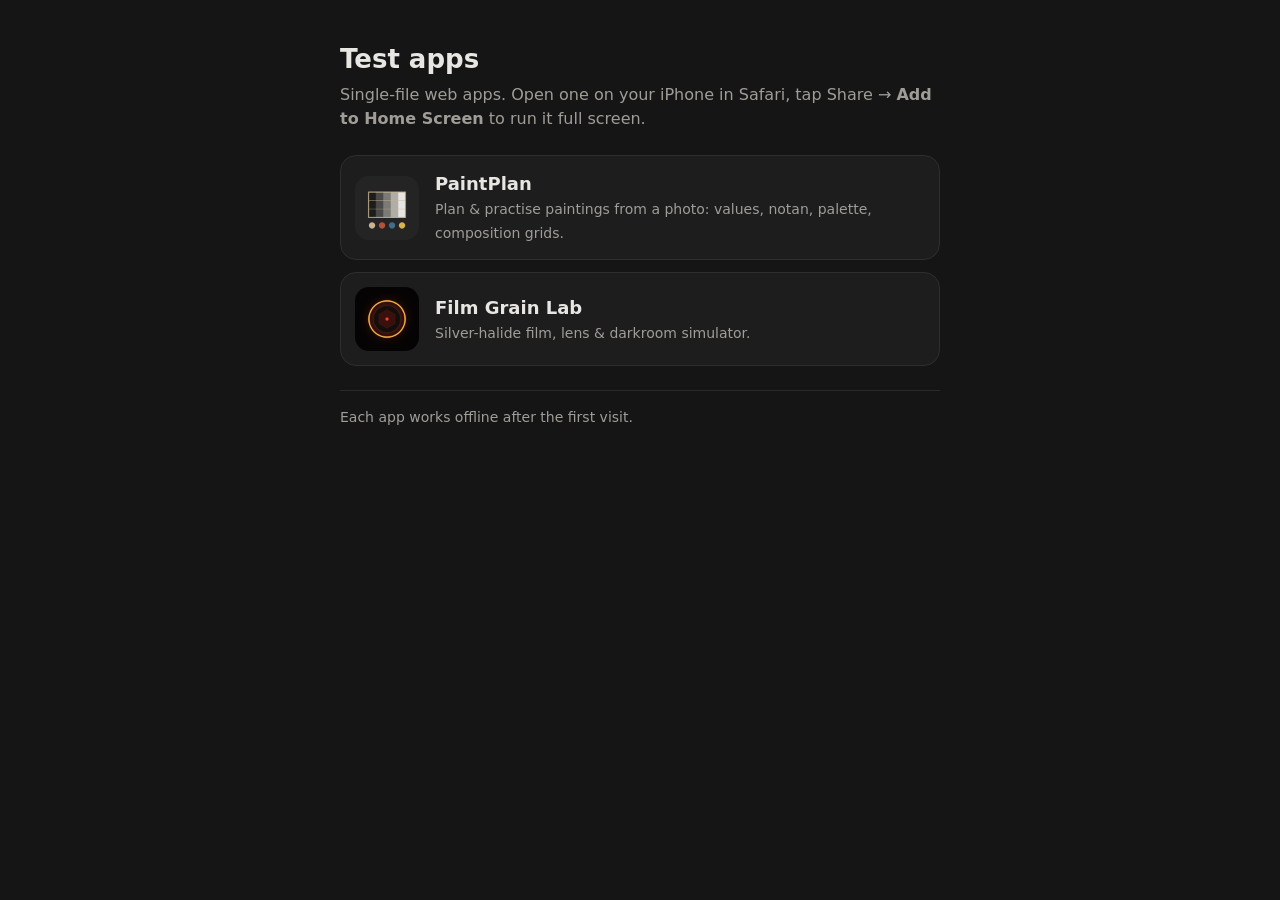
<file: index.html>
<!doctype html>
<html lang="en">
<head>
<meta charset="utf-8">
<meta name="viewport" content="width=device-width,initial-scale=1,viewport-fit=cover">
<meta name="theme-color" content="#151515">
<title>Test apps</title>
<link rel="icon" type="image/png" href="paintplan/icon-192.png">
<style>
:root{color-scheme:dark}
*{box-sizing:border-box}
html,body{margin:0;min-height:100%;background:#151515;color:#e8e6e3;font:16px/1.5 system-ui,-apple-system,"Segoe UI",Roboto,sans-serif}
main{max-width:640px;margin:0 auto;padding:max(32px,env(safe-area-inset-top)) max(20px,env(safe-area-inset-right)) max(32px,env(safe-area-inset-bottom)) max(20px,env(safe-area-inset-left))}
h1{font-size:26px;margin:8px 0 4px}
p{color:#a09d98;margin:0 0 24px}
a.app{display:flex;align-items:center;gap:16px;padding:14px;margin-bottom:12px;border:1px solid #2e2e2e;border-radius:16px;background:#1d1d1d;color:inherit;text-decoration:none}
a.app:hover,a.app:focus-visible{border-color:#5a5a5a;background:#232323}
a.app img{width:64px;height:64px;border-radius:14px;flex:none}
a.app b{display:block;font-size:18px}
a.app span{color:#a09d98;font-size:14px}
.tip{font-size:14px;border-top:1px solid #2a2a2a;padding-top:16px;margin-top:24px}
</style>
</head>
<body>
<main>
<h1>Test apps</h1>
<p>Single-file web apps. Open one on your iPhone in Safari, tap Share → <b>Add to Home Screen</b> to run it full screen.</p>
<a class="app" href="paintplan/"><img src="paintplan/icon-192.png" alt=""><div><b>PaintPlan</b><span>Plan &amp; practise paintings from a photo: values, notan, palette, composition grids.</span></div></a>
<a class="app" href="film-grain-lab/"><img src="film-grain-lab/icon-192.png" alt=""><div><b>Film Grain Lab</b><span>Silver-halide film, lens &amp; darkroom simulator.</span></div></a>
<p class="tip">Each app works offline after the first visit.</p>
</main>
</body>
</html>
</file>
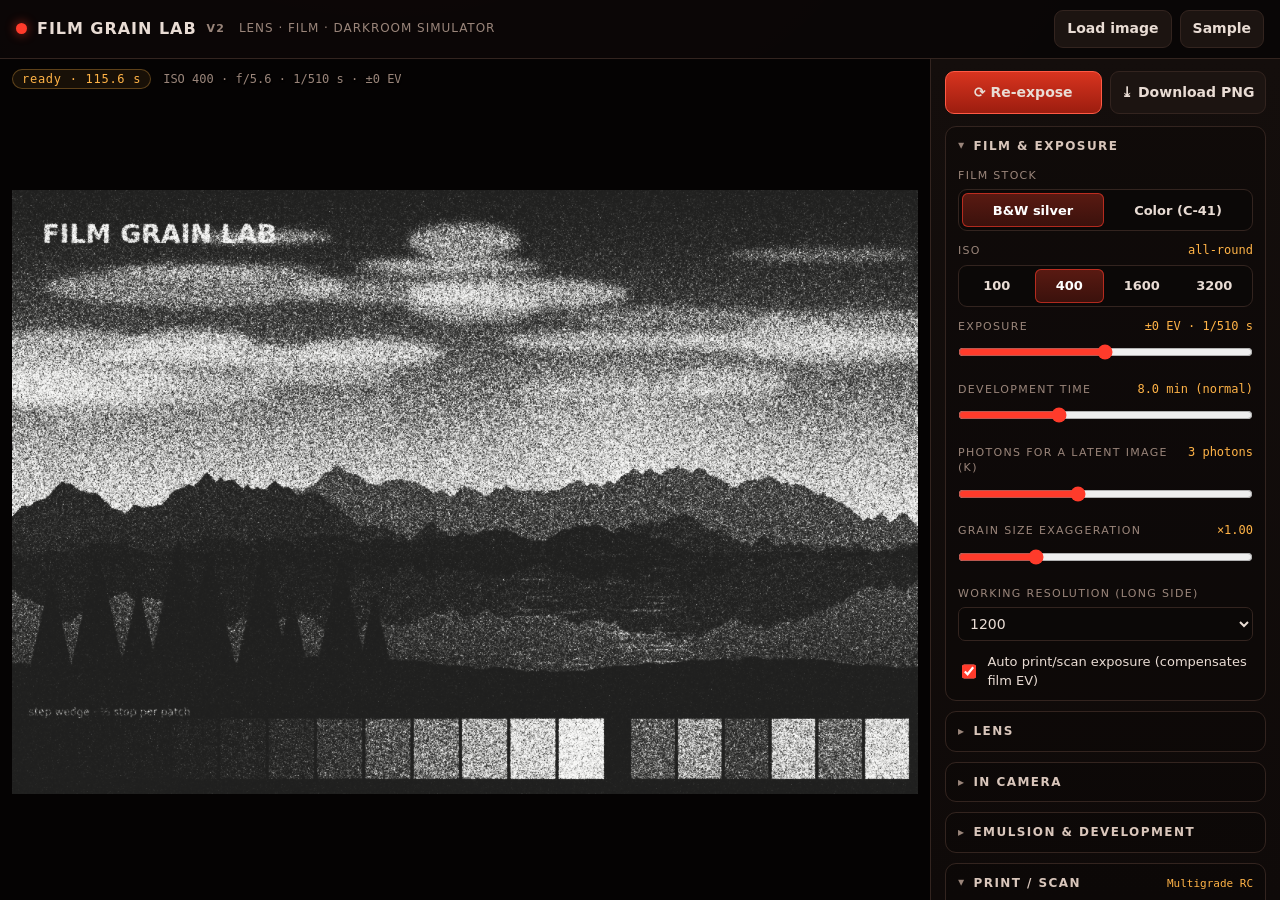
<file: film-grain-lab/index.html>
<!doctype html>
<html lang="en">
<head>
<meta charset="utf-8">
<meta name="viewport" content="width=device-width,initial-scale=1,viewport-fit=cover">
<meta name="theme-color" content="#0a0706">
<link rel="manifest" href="manifest.webmanifest">
<link rel="apple-touch-icon" href="apple-touch-icon.png">
<link rel="icon" type="image/png" sizes="192x192" href="icon-192.png">
<meta name="apple-mobile-web-app-capable" content="yes">
<meta name="mobile-web-app-capable" content="yes">
<meta name="apple-mobile-web-app-status-bar-style" content="black-translucent">
<meta name="apple-mobile-web-app-title" content="Film Grain">
<title>Film Grain Lab v2 — silver-halide film, lens & darkroom simulator</title>
<meta name="description" content="Expose any image onto simulated photographic film: lens optics, Poisson photons on silver-halide crystals, development effects and darkroom paper printing.">
<style>
:root{
  --bg:#0a0706; --panel:#140e0c; --panel2:#1c1411; --line:#33241f; --txt:#e9dcd4; --dim:#9a857a;
  --red:#ff3b2b; --amber:#ffb347; --glow:rgba(255,59,43,.35);
  --mono: ui-monospace, SFMono-Regular, Menlo, Consolas, monospace;
}
*{box-sizing:border-box}
html,body{margin:0;height:100%;background:var(--bg);color:var(--txt);font:14px/1.4 system-ui,-apple-system,Segoe UI,Roboto,sans-serif}
body{display:flex;flex-direction:column;min-height:100vh;
  background:radial-gradient(1200px 600px at 30% -10%, rgba(255,40,20,.08), transparent 60%), var(--bg)}
header{display:flex;align-items:center;gap:14px;padding:10px 16px;border-bottom:1px solid var(--line);background:rgba(10,7,6,.85);flex-wrap:wrap}
.logo{font-weight:800;letter-spacing:.06em;text-transform:uppercase;font-size:16px;display:flex;align-items:center;gap:10px}
.logo .dot{width:11px;height:11px;border-radius:50%;background:var(--red);box-shadow:0 0 10px 2px var(--glow)}
.logo small{font-weight:600;color:var(--dim);letter-spacing:.1em;font-size:11px}
.sub{color:var(--dim);font-size:12px;letter-spacing:.08em;text-transform:uppercase}
.hdr-actions{margin-left:auto;display:flex;gap:8px}
main{flex:1;display:flex;min-height:0}
#stage{position:relative;flex:1;min-width:0;min-height:300px;background:#050303;overflow:hidden;touch-action:none}
#gl{position:absolute;inset:0;width:100%;height:100%;display:block;cursor:crosshair}
#ring{position:absolute;pointer-events:none;border-radius:50%;border:2px solid rgba(255,179,71,.85);
  box-shadow:0 0 0 1px #000, 0 6px 30px rgba(0,0,0,.8), inset 0 0 12px rgba(0,0,0,.6);display:none}
#ring span{position:absolute;bottom:-22px;left:50%;transform:translateX(-50%);font:11px var(--mono);color:var(--amber);
  background:rgba(0,0,0,.7);padding:1px 6px;border-radius:8px;white-space:nowrap}
#hud{position:absolute;left:12px;top:10px;right:12px;display:flex;gap:12px;align-items:center;pointer-events:none;font:12px var(--mono);flex-wrap:wrap}
#phase{padding:2px 9px;border-radius:12px;background:rgba(255,179,71,.08);border:1px solid rgba(255,179,71,.3);color:var(--amber);letter-spacing:.06em}
#phase.busy{color:#ffb3a8;border-color:rgba(255,59,43,.45);background:rgba(255,59,43,.12)}
#hudInfo{color:var(--dim);text-shadow:0 1px 2px #000}
#dropHint{position:absolute;inset:16px;border:2px dashed rgba(255,179,71,.6);border-radius:14px;display:none;align-items:center;justify-content:center;
  font-size:20px;color:var(--amber);background:rgba(10,7,6,.7);pointer-events:none}
#stage.drag #dropHint{display:flex}
#err{position:absolute;inset:auto 16px 16px 16px;padding:12px;border-radius:10px;background:#3a0f0a;border:1px solid var(--red);color:#ffd2cc}
#panel{width:350px;flex:none;overflow-y:auto;border-left:1px solid var(--line);background:linear-gradient(180deg,var(--panel),#0f0a09);padding:12px 14px 28px}
.group{margin:0 0 12px}
.group>label,.lbl{display:flex;justify-content:space-between;align-items:baseline;gap:8px;font-size:11px;text-transform:uppercase;letter-spacing:.12em;color:var(--dim);margin-bottom:6px}
output{font:12px var(--mono);color:var(--amber);text-transform:none;letter-spacing:0;white-space:nowrap}
.seg{display:flex;background:#0b0807;border:1px solid var(--line);border-radius:9px;padding:3px;gap:3px}
.seg button{flex:1;border:0;background:transparent;color:var(--txt);padding:8px 4px;border-radius:6px;font:600 13px system-ui;cursor:pointer;min-height:34px}
.seg button.on{background:linear-gradient(180deg,#5a1a12,#3a110c);color:#fff;box-shadow:inset 0 0 0 1px rgba(255,59,43,.6)}
.seg button:disabled{opacity:.35;cursor:default}
button{font:inherit}
header button,.actions button,.toggle{border:1px solid var(--line);background:var(--panel2);color:var(--txt);padding:8px 12px;border-radius:9px;cursor:pointer;font-weight:600}
header button:hover,.actions button:hover,.toggle:hover{border-color:#6a4a3e}
.primary{background:linear-gradient(180deg,#d8341f,#9c1d0f)!important;border-color:#ff5a45!important;color:#fff}
.toggle.on{border-color:rgba(255,179,71,.7);color:var(--amber)}
.actions{display:flex;gap:8px;margin:0 0 12px}
.actions button{flex:1;padding:11px 8px}
.row{display:flex;gap:10px;align-items:center}
.row input[type=range]{flex:1}
input[type=range]{width:100%;accent-color:var(--red);height:24px;margin:0}
select{width:100%;background:#0b0807;color:var(--txt);border:1px solid var(--line);border-radius:7px;padding:7px;font:inherit}
details.sec{border:1px solid var(--line);border-radius:11px;margin-bottom:10px;background:rgba(0,0,0,.22)}
details.sec>summary{cursor:pointer;list-style:none;padding:11px 12px;display:flex;align-items:center;gap:8px;font-size:12px;font-weight:700;
  text-transform:uppercase;letter-spacing:.12em;color:#d9c6bb;user-select:none}
details.sec>summary::-webkit-details-marker{display:none}
details.sec>summary::before{content:'▸';color:var(--dim);transition:transform .15s}
details.sec[open]>summary::before{transform:rotate(90deg)}
details.sec>summary .badge{margin-left:auto;font:11px var(--mono);color:var(--amber);letter-spacing:0;text-transform:none}
details.sec>.body{padding:2px 12px 10px}
.stage-note{font-size:11px;color:var(--dim);margin:-2px 0 10px;line-height:1.4}
.fx{border-top:1px solid #241915;padding:9px 0 4px}
.fx:first-of-type{border-top:0}
.fxh{display:flex;align-items:center;gap:9px;cursor:pointer;font-weight:600;font-size:13px}
.fxh input{width:18px;height:18px;accent-color:var(--red);margin:0;flex:none}
.fxh .tip{font-weight:400;color:var(--dim);font-size:11px;display:block;margin-top:1px}
.fxp{padding:6px 0 2px 27px}
.fx:not(.on) .fxp{display:none}
.fxp .lbl{margin-bottom:0;margin-top:4px}
.chk{display:flex;gap:8px;align-items:center;font-size:13px;margin-top:8px;color:var(--txt)}
.chk input{width:17px;height:17px;accent-color:var(--red)}
#chart{width:100%;height:170px;display:block;background:#0b0807;border:1px solid var(--line);border-radius:8px}
#stats{font:12px/1.6 var(--mono);color:var(--dim)}
#stats b{color:var(--txt);font-weight:500}
.about{color:var(--dim);font-size:12px;line-height:1.5}
.about b{color:var(--txt)}
@media (max-width: 820px){
  main{flex-direction:column}
  #stage{flex:none;height:72vw;max-height:58vh;min-height:250px}
  #panel{width:auto;border-left:0;border-top:1px solid var(--line);padding-bottom:40px}
  .sub,#hudInfo{display:none}
  header{padding:8px 12px}
  .hdr-actions button{padding:7px 10px}
  details.sec>summary{padding:13px 12px}
}
/* PWA / iPhone safe areas */
header{padding-top:max(10px,env(safe-area-inset-top));padding-left:max(16px,env(safe-area-inset-left));padding-right:max(16px,env(safe-area-inset-right))}
#stage{margin-left:env(safe-area-inset-left)}
#panel{padding-right:max(14px,env(safe-area-inset-right));padding-bottom:max(28px,env(safe-area-inset-bottom))}
@media (max-width: 820px){
  header{padding-top:max(8px,env(safe-area-inset-top));padding-left:max(12px,env(safe-area-inset-left));padding-right:max(12px,env(safe-area-inset-right))}
  #stage{margin-left:0}
  #panel{padding-left:max(14px,env(safe-area-inset-left));padding-bottom:calc(40px + env(safe-area-inset-bottom))}
}
</style>
<script>
if('serviceWorker' in navigator&&/^https?:$/.test(location.protocol)){addEventListener('load',()=>{navigator.serviceWorker.register('sw.js').catch(e=>console.warn('SW registration failed',e))})}
</script>
</head>
<body>
<header>
  <div class="logo"><span class="dot"></span>Film Grain Lab <small>v2</small></div>
  <div class="sub">lens · film · darkroom simulator</div>
  <div class="hdr-actions">
    <button id="btnLoad" title="Load an image (or drag & drop onto the film)">Load image</button>
    <button id="btnSample" title="Use the built-in procedural test scene">Sample</button>
  </div>
</header>
<main>
  <section id="stage">
    <canvas id="gl"></canvas>
    <div id="ring"><span id="ringLbl"></span></div>
    <div id="hud"><span id="phase">loading</span><span id="hudInfo"></span></div>
    <div id="dropHint">Drop an image to load it into the camera</div>
    <div id="err" hidden></div>
  </section>
  <aside id="panel">
    <div class="actions"><button id="btnExpose" class="primary">⟳ Re‑expose</button><button id="btnDownload">⤓ Download PNG</button></div>

    <details class="sec" id="secFilm" open><summary>Film &amp; exposure</summary><div class="body">
      <div class="group"><label>Film stock</label>
        <div class="seg" id="segMode"><button data-v="bw">B&amp;W silver</button><button data-v="color">Color (C‑41)</button></div></div>
      <div class="group"><label>ISO <output id="oIso"></output></label>
        <div class="seg" id="segIso"><button data-v="100">100</button><button data-v="400">400</button><button data-v="1600">1600</button><button data-v="3200">3200</button></div></div>
      <div class="group"><label>Exposure <output id="oStops"></output></label>
        <input type="range" id="rStops" min="-3" max="3" step="0.3333333" value="0"></div>
      <div class="group"><label>Development time <output id="oDev"></output></label>
        <input type="range" id="rDev" min="0.5" max="2" step="0.05" value="1"></div>
      <div class="group"><label>Photons for a latent image (k) <output id="oK"></output></label>
        <input type="range" id="rK" min="1" max="6" step="1" value="3"></div>
      <div class="group"><label>Grain size exaggeration <output id="oGs"></output></label>
        <input type="range" id="rGs" min="0.5" max="2.5" step="0.05" value="1"></div>
      <div class="group"><label>Working resolution (long side)</label>
        <select id="selRes"><option>600</option><option>800</option><option>1200</option><option>1600</option><option>2400</option></select></div>
      <label class="chk"><input type="checkbox" id="cComp" checked> Auto print/scan exposure (compensates film EV)</label>
    </div></details>

    <details class="sec" id="secLens"><summary>Lens <span class="badge" id="bLens"></span></summary><div class="body">
      <p class="stage-note">Optical effects shape the light image <b>before</b> it reaches the emulsion.</p>
      <div class="group"><label>Aperture <output id="oFst"></output></label>
        <select id="selFst"><option>1.4</option><option>2</option><option>2.8</option><option>4</option><option>5.6</option><option>8</option><option>11</option><option>16</option><option>22</option></select></div>
      <div id="fxLens"></div>
    </div></details>

    <details class="sec" id="secCam"><summary>In camera <span class="badge" id="bCam"></span></summary><div class="body">
      <p class="stage-note">Light that reaches the film plane by other routes: reflections behind the emulsion, leaks, shutter errors.</p>
      <div id="fxCam"></div>
    </div></details>

    <details class="sec" id="secEmu"><summary>Emulsion &amp; development <span class="badge" id="bEmu"></span></summary><div class="body">
      <p class="stage-note">Effects between crystals and in the developer, acting on the grains themselves.</p>
      <div class="group"><label>Agitation <output id="oAgit"></output></label>
        <div class="seg" id="segAgit"><button data-v="continuous">Continuous</button><button data-v="intermittent">Intermittent</button><button data-v="stand">Stand</button></div></div>
      <div id="fxEmu"></div>
    </div></details>

    <details class="sec" id="secPrint" open><summary>Print / scan <span class="badge" id="bPrint"></span></summary><div class="body">
      <div class="group"><label>Positive made by</label>
        <div class="seg" id="segPrint"><button data-v="paper">Darkroom paper</button><button data-v="scan">Scan (digital)</button></div></div>
      <div id="paperCtl">
        <div class="group"><label>Paper</label><select id="selPaper"></select></div>
        <div class="group" id="grpContrast"><label id="lblContrast">Contrast</label><div class="seg" id="segContrast"></div></div>
        <div class="group"><label>Surface</label>
          <div class="seg" id="segSurface"><button data-v="glossy">Glossy</button><button data-v="luster">Luster</button><button data-v="matte">Matte</button></div></div>
        <div class="group"><label>Print exposure <output id="oPexp"></output></label>
          <input type="range" id="rPexp" min="-2" max="2" step="0.1" value="0"></div>
        <div id="fxPrint"></div>
      </div>
    </div></details>

    <details class="sec" id="secView" open><summary>View &amp; loupe</summary><div class="body">
      <div class="group"><div class="seg" id="segView"><button data-v="neg">Negative</button><button data-v="pos">Positive</button></div></div>
      <div class="group"><label>Grain loupe <output id="oMag"></output></label>
        <div class="row"><button id="btnLoupe" class="toggle">Loupe</button><input type="range" id="rMag" min="2" max="48" step="1" value="12"></div>
        <p class="stage-note" style="margin-top:6px">Hover (click to pin) or touch-and-drag on the image.</p></div>
    </div></details>

    <details class="sec" id="secCurve"><summary>Characteristic curves</summary><div class="body">
      <canvas id="chart"></canvas>
      <label class="chk"><input type="checkbox" id="cPaperCurve" checked> Show paper curve</label>
    </div></details>

    <details class="sec" id="secStats"><summary>Stats &amp; about</summary><div class="body">
      <div id="stats"></div>
      <p class="about">Each speck is a simulated <b>silver-halide crystal</b>. Light passes through the lens model, then photons hit crystals at random (Poisson) in proportion to the local light and the crystal's size. A crystal that catches <b>k photons</b> holds a latent image; the developer turns it into silver (or dye). The negative is then printed on a modelled paper or scanned.</p>
    </div></details>
  </aside>
</main>
<input type="file" id="file" accept="image/*" hidden>
<script>
"use strict";
/* =====================================================================
   Film Grain Lab v2 — physically-inspired film pipeline
   1. Lens + camera optics act on the linear light image (GPU passes)
   2. Expected development (developer exhaustion, interimage) → activity map
   3. Procedural silver-halide crystals: Poisson photons, k-hit latent image, development
   4. Positive: darkroom paper (enlarger + paper H&D curve) or digital scan
   ===================================================================== */

// ---------------- Model constants ----------------
const MOBILE = matchMedia('(max-width: 820px), (pointer: coarse)').matches;
const ISO_R = {100: 0.06, 400: 0.11, 1600: 0.19, 3200: 0.3}; // median crystal radius, px @1000px frame
const SIG = 0.45, SIGQ = 1.2;        // log-normal size spread, per-crystal sensitization spread
const PRINT_CONTRAST = 1.3;          // scan: overall scene→screen log contrast
const COV = {bw: 2.0, color: 1.5};   // projected crystal area per unit film area (per layer)
const MID_FRAC = 0.30;               // mid-grey lands at this fraction of max density
const DYE_K = 1.25;
const ABS = [[1.0, 0.10, 0.03], [0.12, 1.0, 0.14], [0.03, 0.12, 1.0]]; // film dyes C,M,Y absorption in R,G,B
const BASE = {bw: [0.93, 0.93, 0.915], color: [0.97, 0.70, 0.47]};
const MAX_DENS = MOBILE ? 36 : 64;
const CELL_N = 16;
const FRAME_MM = 36;                 // long side of the simulated frame
const devParams = d => ({g: 1.22 * Math.pow(d, 0.3), fog: 0.012 * d * d, tau: Math.pow(d, 0.6)});
// developer agitation → exhaustion strength e and bromide/developer diffusion radius (mm)
const AGIT = {continuous: {e: 0.10, mm: 0.08, label: 'minimal edge effects'}, intermittent: {e: 0.25, mm: 0.2, label: 'moderate'},
  stand: {e: 0.5, mm: 0.45, label: 'strong edge effects'}};

// ---------------- Papers ----------------
// dmax by surface; contrast as ISO exposure range R (log H from D=0.04 to 0.9·ΔD); tone = per-channel density multiplier
const GRADES = {'0': 1.5, '1': 1.3, '2': 1.1, '3': 0.95, '4': 0.8, '5': 0.65};
const FILTERS = {'00': 1.6, '0': 1.45, '1': 1.28, '2': 1.1, '3': 0.95, '4': 0.8, '5': 0.66};
const PAPERS = {
  'fb':   {name: 'Fiber-based graded · neutral', bw: true, contrast: 'grade', white: [0.955, 0.945, 0.915], tone: [1, 1, 1.0],
           dmax: {glossy: 2.15, luster: 1.95, matte: 1.6}, desc: 'baryta fiber, deep blacks, graded 0–5'},
  'mgrc': {name: 'Multigrade RC · variable contrast', bw: true, contrast: 'filter', white: [0.965, 0.965, 0.955], tone: [1, 1, 1.01],
           dmax: {glossy: 2.08, luster: 1.9, matte: 1.55}, desc: 'resin-coated VC paper, filters 00–5'},
  'warm': {name: 'Warm-tone fiber · VC', bw: true, contrast: 'filter', white: [0.965, 0.935, 0.86], tone: [0.94, 1.0, 1.09],
           dmax: {glossy: 2.0, luster: 1.85, matte: 1.55}, desc: 'cream base, brown-black image tone'},
  'cold': {name: 'Cold-tone RC · VC', bw: true, contrast: 'filter', white: [0.945, 0.96, 0.985], tone: [1.04, 1.0, 0.955],
           dmax: {glossy: 2.1, luster: 1.9, matte: 1.55}, desc: 'bright white base, blue-black image tone'},
  'endura': {name: 'RA-4 · Endura-like (soft, natural)', bw: false, R: 0.98, white: [0.955, 0.948, 0.93],
           xt: [[1, 0.13, 0.04], [0.20, 1, 0.11], [0.06, 0.24, 1]], bal: [0.0, 0.0, 0.015],
           dmax: {glossy: 2.25, luster: 2.05, matte: 1.7}, desc: 'lower contrast, gentle saturation, warm'},
  'crystal': {name: 'RA-4 · Crystal Archive-like (punchy)', bw: false, R: 0.84, white: [0.95, 0.957, 0.968],
           xt: [[1, 0.07, 0.02], [0.12, 1, 0.06], [0.03, 0.14, 1]], bal: [0.012, -0.012, 0.0],
           dmax: {glossy: 2.35, luster: 2.15, matte: 1.75}, desc: 'higher contrast & saturation, cooler'},
};
const PSH = 1.12;                   // paper shoulder sharpness
const smin = (a, b, k = 0.06) => -k * Math.log(Math.exp(-a / k) + Math.exp(-b / k));
const GLARE = {glossy: 0.002, luster: 0.005, matte: 0.01}; // surface reflection limits visible Dmax

// ---------------- Effects ----------------
const FX_SPEC = {
  fxLens: [
    {id: 'vig', name: 'Vignetting', tip: 'cos⁴ natural falloff + mechanical cut-off when wide open', p: [['amt', 'Strength', 0, 1.5, 0.05, 0.7]]},
    {id: 'soft', name: 'Softness / diffraction', tip: 'aberration blur wide open, Airy diffraction stopped down', p: [['amt', 'Strength', 0, 4, 0.1, 1]]},
    {id: 'sa', name: 'Spherical aberration glow', tip: 'soft halo around everything, strongest wide open', p: [['amt', 'Strength', 0, 2, 0.05, 0.7]]},
    {id: 'ca', name: 'Lateral chromatic aberration', tip: 'red/blue images at slightly different scale → colour fringes at the edges', p: [['amt', 'Strength', 0, 2, 0.05, 0.7]]},
    {id: 'flare', name: 'Veiling flare', tip: 'stray light from lens surfaces lifts shadows, lowers contrast', p: [['amt', 'Strength', 0, 2, 0.05, 0.5]]},
    {id: 'dist', name: 'Distortion', tip: 'radial barrel (+) or pincushion (−) distortion', p: [['amt', 'Barrel ⟷ pincushion', -1, 1, 0.05, 0.4]]},
  ],
  fxCam: [
    {id: 'hal', name: 'Halation', tip: 'light reflected off the base/pressure plate re-exposes the emulsion → glow around highlights (red-orange in colour)',
      p: [['amt', 'Strength', 0, 2.5, 0.05, 1], ['ah', 'Anti-halation layer (0 = no remjet, CineStill-like)', 0, 1, 0.05, 0]]},
    {id: 'leak', name: 'Light leak', tip: 'warm light entering through a worn door seal', p: [['amt', 'Strength', 0, 2, 0.05, 0.8], ['pos', 'Position along edge', 0, 1, 0.01, 0.35]]},
    {id: 'shut', name: 'Shutter unevenness', tip: 'focal-plane curtains travelling at uneven speed', p: [['amt', 'Stops across frame', 0, 1.5, 0.05, 0.5]]},
  ],
  fxEmu: [
    {id: 'irr', name: 'Irradiation', tip: 'light scattered sideways by crystals inside the emulsion (and the film plane) — softens fine detail', p: [['amt', 'Strength', 0, 2, 0.05, 1]]},
    {id: 'clump', name: 'Grain clumping', tip: 'crystals coated in clusters → coarser-looking granularity', p: [['amt', 'Strength', 0, 1, 0.05, 0.6]]},
    {id: 'edge', name: 'Adjacency / edge effects', tip: 'developer exhaustion: border effect, Eberhard & Mackie lines (scaled by agitation)', p: [['amt', 'Strength', 0, 2.5, 0.05, 1]]},
    {id: 'inter', name: 'Interimage effect (colour)', tip: 'inhibitors from one dye layer restrain its neighbours → more saturation', p: [['amt', 'Strength', 0, 1.5, 0.05, 0.6]], colorOnly: true},
  ],
  fxPrint: [
    {id: 'enl', name: 'Enlarger lens softness', tip: 'blur of the projected negative on the baseboard', p: [['amt', 'Blur', 0, 3, 0.1, 0.8]]},
    {id: 'ptex', name: 'Paper texture', tip: 'fibre / surface structure of the paper', p: [['amt', 'Strength', 0, 2, 0.05, 1]]},
  ],
};
const state = {mode: 'bw', iso: 400, stops: 0, dev: 1, k: 3, gs: 1, res: MOBILE ? 800 : 1200, view: 'pos',
  loupe: true, mag: 12, comp: true, fstop: 5.6, agit: 'intermittent',
  print: 'paper', paperBW: 'mgrc', paperColor: 'endura', grade: '3', filter: '3', surface: 'glossy', pexp: 0, paperCurve: true, fx: {}};
for (const sec in FX_SPEC) for (const f of FX_SPEC[sec]){ const o = {on: false}; for (const p of f.p) o[p[0]] = p[5]; state.fx[f.id] = o; }
const paperId = () => state.mode === 'color' ? state.paperColor : state.paperBW;

// ---------------- Analytic characteristic curve ----------------
const ZG = []; for (let z = -4; z <= 4.0001; z += 0.25) for (let q = -4; q <= 4.0001; q += 0.25)
  ZG.push([Math.exp(2 * SIG * z), Math.exp(SIGQ * q - 0.5 * SIGQ * SIGQ), Math.exp(-(z * z + q * q) / 2)]);
function poisTail(k, lam){ if (lam <= 0) return 0; let t = Math.exp(-lam), s = t; for (let j = 1; j < k; j++){ t *= lam / j; s += t; } return Math.max(0, 1 - s); }
function densFrac(Lrel, lm, k, tau, fog){
  let num = 0, den = 0;
  for (const [ar, qe, w] of ZG){ const P = poisTail(k, lm * Lrel * ar * qe * tau); num += w * ar * (P + (1 - P) * fog); den += w * ar; }
  return num / den;
}
const lmCache = {};
function lamMid(k){
  if (lmCache[k]) return lmCache[k];
  const nom = devParams(1); let lo = -8, hi = 8;
  for (let i = 0; i < 60; i++){ const m = (lo + hi) / 2; densFrac(1, Math.exp(m), k, 1, nom.fog) < MID_FRAC ? lo = m : hi = m; }
  return lmCache[k] = Math.exp(lo);
}
const ppCache = {};
function scanParams(cov, k){
  const key = cov + ':' + k; if (ppCache[key]) return ppCache[key];
  const lm = lamMid(k), nom = devParams(1), Ds = Math.LOG10E * cov * nom.g * nom.g;
  const D = s => Ds * densFrac(Math.pow(2, s), lm, k, 1, nom.fog);
  const Dmid = D(0), gamma = (D(0.5) - D(-0.5)) / 0.30103;
  return ppCache[key] = {Dmid, gam: gamma / PRINT_CONTRAST, gamma};
}
// paper curve: D_rel(x) = ΔD / (1 + 10^(−s·x)), x = log10 exposure
function paperParams(){
  const P = PAPERS[paperId()], dd = P.dmax[state.surface] - 0.05;
  const R = P.bw ? (P.contrast === 'grade' ? GRADES[state.grade] : FILTERS[state.filter]) : P.R;
  const da = dd * PSH, f1 = 0.04 / da, f2 = 0.9 / PSH;   // logistic overshoots ΔD; soft-clipped at Dmax (sharp shoulder)
  const s = (Math.log10(f2 / (1 - f2)) - Math.log10(f1 / (1 - f1))) / R;
  const Dt = 0.86;                                    // mid-grey printed slightly down (≈14 % of paper white), as printers do for rich blacks
  let Dl;
  if (P.bw) Dl = [Dt, Dt, Dt];
  else { const X = P.xt, m = inv3([X[0][0], X[0][1], X[0][2], X[1][0], X[1][1], X[1][2], X[2][0], X[2][1], X[2][2]]);
    Dl = [0, 1, 2].map(r => Dt * (m[r * 3] + m[r * 3 + 1] + m[r * 3 + 2])); }
  const xmid = Dl.map((d, i) => -Math.log10(da / d - 1) / s + (P.bal ? P.bal[i] : 0));
  return {P, dd, s, R, xmid, glare: GLARE[state.surface], D: x => smin(da / (1 + Math.pow(10, -s * x)), dd)};
}
function inv3(m){
  const [a, b, c, d, e, f, g, h, i] = m; const A = e * i - f * h, B = -(d * i - f * g), C = d * h - e * g;
  const det = a * A + b * B + c * C;
  return [A, -(b * i - c * h), b * f - c * e, B, a * i - c * g, -(a * f - c * d), C, -(a * h - b * g), a * e - b * d].map(v => v / det);
}

// ---------------- DOM helpers ----------------
const $ = id => document.getElementById(id);
const canvas = $('gl');
function showErr(msg){ const e = $('err'); e.hidden = false; e.textContent = msg; console.error(msg); }
function sci(n){ if (!isFinite(n) || n <= 0) return '0'; const e = Math.floor(Math.log10(n)); const m = n / Math.pow(10, e);
  const sup = String(e).split('').map(c => '⁰¹²³⁴⁵⁶⁷⁸⁹'[+c] || c).join(''); return m.toFixed(1) + '×10' + sup; }
function fmtStops(s){ const t = Math.round(s * 3); if (t === 0) return '±0 EV'; const sign = t > 0 ? '+' : '−'; const a = Math.abs(t);
  const w = Math.floor(a / 3), f = a % 3; return sign + (w ? w : (f ? '' : '0')) + (f === 1 ? '⅓' : f === 2 ? '⅔' : '') + ' EV'; }
function shutter(){ const t = (1 / 250) * (400 / state.iso) * Math.pow(2, state.stops) * Math.pow(state.fstop / 8, 2);
  return t >= 1 ? t.toFixed(1) + ' s' : '1/' + Math.round(1 / t) + ' s'; }

// ---------------- WebGL2 ----------------
const gl = canvas.getContext('webgl2', {antialias: false, alpha: false, preserveDrawingBuffer: true, premultipliedAlpha: false});
if (!gl) showErr('WebGL2 is not available in this browser — Film Grain Lab needs it to render millions of grains.');
const hasCBF = gl && !!gl.getExtension('EXT_color_buffer_float');

const VS_QUAD = `#version 300 es
precision highp float;
uniform vec4 uSrc; out vec2 vUV; out vec2 vQ;
void main(){ vec2 q = vec2(float(gl_VertexID & 1), float((gl_VertexID >> 1) & 1)); vQ = q;
  vUV = mix(uSrc.xy, uSrc.zw, q); gl_Position = vec4(q.x * 2.0 - 1.0, 1.0 - q.y * 2.0, 0.0, 1.0); }`;
// off-screen passes: texture v == film y / H in every buffer
const VS_OFF = `#version 300 es
precision highp float;
out vec2 vQ;
void main(){ vec2 q = vec2(float(gl_VertexID & 1), float((gl_VertexID >> 1) & 1)); vQ = q; gl_Position = vec4(q * 2.0 - 1.0, 0.0, 1.0); }`;

// 1) geometric optics: distortion, lateral CA, vignetting, shutter, light leak — on linear light
const FS_OPTICS = `#version 300 es
precision highp float;
in vec2 vQ; out vec4 o;
uniform sampler2D uSrc; uniform float uAspect, uDist, uCA, uVig, uMech, uLeak, uLeakPos, uShut, uSeedF;
vec3 sampleAt(vec2 c, float R){ return texture(uSrc, c * R / vec2(uAspect, 1.0) + 0.5).rgb; }
void main(){
  float R = 0.5 * sqrt(uAspect * uAspect + 1.0);
  vec2 c = (vQ - 0.5) * vec2(uAspect, 1.0) / R;          // corner radius = 1
  float r2 = dot(c, c);
  vec2 cd = c * (1.0 + uDist * r2) / (1.0 + max(uDist, 0.0));
  vec3 col = vec3(sampleAt(cd * (1.0 + uCA), R).r, sampleAt(cd, R).g, sampleAt(cd * (1.0 - uCA), R).b);
  float t2 = r2 * uVig * uVig * 0.5;                      // tan² of the field angle
  col *= 1.0 / ((1.0 + t2) * (1.0 + t2));                 // cos⁴ law
  col *= 1.0 - uMech * smoothstep(0.62, 1.1, sqrt(r2));   // mechanical (barrel) vignetting
  col *= exp2(uShut * (vQ.x - 0.5));                      // uneven curtain travel
  if (uLeak > 0.0) {
    vec2 p = vec2(vQ.x * uAspect, vQ.y);
    float d = length(p - vec2(uAspect + 0.04, uLeakPos));
    float edge = exp(-(uAspect - p.x) * 7.0) * exp(-pow((vQ.y - uLeakPos) * 2.2, 2.0));
    float g = exp(-d * d / 0.05) + 0.6 * edge + 0.15 * exp(-d * d / 0.4);
    col += uLeak * g * vec3(1.0, 0.42, 0.12);
  }
  o = vec4(col, 1.0);
}`;
// separable gaussian (optionally boosting clipped highlights to model scene highlights > paper white)
const FS_BLUR = `#version 300 es
precision highp float;
in vec2 vQ; out vec4 o;
uniform sampler2D uSrc; uniform vec2 uStep; uniform float uSig, uLod, uHi; uniform int uR;
vec3 fetch(vec2 uv){ vec3 c = textureLod(uSrc, uv, uLod).rgb;
  if (uHi > 0.0) { float m = max(c.r, max(c.g, c.b)); c *= 1.0 + uHi * pow(smoothstep(0.45, 1.0, m), 2.0); } return c; }
void main(){
  vec3 a = vec3(0.0); float ws = 0.0;
  for (int i = -40; i <= 40; i++) { if (i < -uR || i > uR) continue;
    float w = exp(-float(i * i) / (2.0 * uSig * uSig)); a += w * fetch(vQ + float(i) * uStep); ws += w; }
  o = vec4(a / ws, 1.0);
}`;
// 2) combine: spherical-aberration glow, veiling flare, halation, irradiation → exposure at the emulsion
const FS_COMBINE = `#version 300 es
precision highp float;
in vec2 vQ; out vec4 o;
uniform sampler2D uO, uBloom, uHalo, uIrr; uniform float uSA, uFlare, uHal, uIrrA, uMaxLod; uniform int uColor;
void main(){
  vec3 e = texture(uO, vQ).rgb;
  if (uSA > 0.0) e = mix(e, texture(uBloom, vQ).rgb, uSA);
  if (uFlare > 0.0) e += uFlare * textureLod(uO, vec2(0.5), uMaxLod).rgb;
  if (uHal > 0.0) {
    vec3 h = texture(uHalo, vQ).rgb;
    // red light penetrates to the base; it re-exposes mostly the bottom (red-sensitive) layer
    e += uHal * (uColor == 1 ? vec3(1.0, 0.22, 0.03) * h.r + vec3(0.08, 0.06, 0.0) * h.g : h);
  }
  if (uIrrA > 0.0) e = mix(e, texture(uIrr, vQ).rgb, uIrrA);
  o = vec4(max(e, 0.0), 1.0);
}`;
// 3) expected density fraction per layer (for developer-exhaustion / interimage maps)
const FS_DEXP = `#version 300 es
precision highp float;
in vec2 vQ; out vec4 o;
uniform sampler2D uE, uLut; uniform float uStops; uniform int uColor;
float fr(float L){ float x = log2(max(L, 1e-7) / 0.18) + uStops;
  return texture(uLut, vec2(clamp((x + 14.0) / 22.0, 0.0, 1.0) * (511.0 / 512.0) + 0.5 / 512.0, 0.5)).r; }
void main(){ vec3 e = texture(uE, vQ).rgb;
  if (uColor == 1) o = vec4(fr(e.r), fr(e.g), fr(e.b), 1.0);
  else { float f = fr(dot(e, vec3(0.2126, 0.7152, 0.0722))); o = vec4(f, f, f, 1.0); } }`;
const FS_ACT = `#version 300 es
precision highp float;
in vec2 vQ; out vec4 o;
uniform sampler2D uD, uDB; uniform float uE, uII; uniform int uColor;
void main(){
  vec3 f = texture(uD, vQ).rgb, fb = texture(uDB, vQ).rgb, c = vec3(1.0);
  // local developer strength: exhausted by development in the diffusion neighbourhood (fb),
  // partially normalised by the local density (f) → border effect, Eberhard & Mackie lines, compensation
  if (uE > 0.0) c = (1.0 - uE * fb) / pow(max(1.0 - uE * f, 0.05), vec3(0.6));
  if (uII > 0.0 && uColor == 1) { vec3 oth = vec3(fb.g + fb.b, fb.r + fb.b, fb.r + fb.g) * 0.5;
    c *= clamp(1.0 - uII * 1.5 * (oth - fb), 0.4, 1.6); }
  o = vec4(clamp(c, 0.3, 1.8), 1.0);
}`;
// 4) the emulsion: procedural crystals, Poisson photons, development
const FS_FILM = `#version 300 es
precision highp float; precision highp int;
uniform sampler2D uImg, uAct;
uniform vec4 uView; uniform vec2 uRes, uFilm;
uniform uint uSeed; uniform float uCell, uMeanN, uRMed, uSig, uSigQ, uF;
uniform int uK, uColor;
uniform float uGrowth, uFog, uTau, uRmax, uDyeK, uExt, uClump, uClSig, uClMax;
uniform vec3 uBase; uniform mat3 uAbs;
out vec4 o;
uint hash(uint x){ x ^= x >> 16; x *= 0x7feb352du; x ^= x >> 15; x *= 0x846ca68bu; x ^= x >> 16; return x; }
float u01(uint h){ return (float(h >> 8) + 0.5) * (1.0 / 16777216.0); }
float rnd(uint g, uint j){ return u01(hash(g ^ (j * 0x9E3779B9u))); }
void main(){
  vec2 fp = uView.zw / uRes;
  vec2 p = uView.xy + gl_FragCoord.xy * fp;
  vec2 hp = 0.5 * fp;
  float ppu = 1.0 / fp.x;
  float reach = uRmax + max(hp.x, hp.y);
  ivec2 c0 = ivec2(floor((p - reach) / uCell)), c1 = ivec2(floor((p + reach) / uCell));
  c1 = min(c1, c0 + 7);
  float expN = exp(-uMeanN);
  vec3 T = vec3(1.0);
  int nl = uColor == 1 ? 3 : 1;
  for (int l = 0; l < 3; l++) {
    if (l >= nl) break;
    vec3 ab = uAbs[l];
    uint ls = hash(uSeed + uint(l) * 1013904223u);
    for (int cy = c0.y; cy <= c1.y; cy++)
    for (int cx = c0.x; cx <= c1.x; cx++) {
      uint cs = hash(uint(cx) * 73856093u ^ hash(uint(cy) * 19349663u ^ ls));
      int n = 0;
      if (uMeanN < 12.0) { uint s = cs; float pr = u01(s);
        for (int j = 0; j < 64; j++) { if (pr <= expN) break; n++; s = hash(s); pr *= u01(s); } }
      else { float a = u01(cs), b = u01(hash(cs ^ 0x5bd1e995u));
        n = max(0, int(floor(uMeanN + sqrt(uMeanN) * sqrt(-2.0 * log(a)) * cos(6.2831853 * b) + 0.5))); }
      for (int i = 0; i < n; i++) {
        uint g = hash(cs + uint(i) * 2654435761u + 1u);
        vec2 gp = (vec2(cx, cy) + vec2(rnd(g, 1u), rnd(g, 2u))) * uCell;
        if (uClump > 0.0 && rnd(g, 13u) < uClump) {             // Thomas cluster process: crystal joins a clump
          uint pk = uint(rnd(g, 14u) * 3.0);
          vec2 pc = (vec2(cx, cy) + vec2(u01(hash(cs ^ (pk * 0x27d4eb2du + 7u))), u01(hash(cs ^ (pk * 0x165667b1u + 13u))))) * uCell;
          float e1 = rnd(g, 15u), e2 = rnd(g, 16u), em = sqrt(-2.0 * log(e1)) * uClSig;
          gp = pc + clamp(em * vec2(cos(6.2831853 * e2), sin(6.2831853 * e2)), -uClMax, uClMax);
        }
        vec2 d = p - gp;
        if (abs(d.x) > reach || abs(d.y) > reach) continue;
        float b1 = rnd(g, 3u), b2 = rnd(g, 4u), bm = sqrt(-2.0 * log(b1));
        float r = uRMed * exp(uSig * clamp(bm * cos(6.2831853 * b2), -2.5, 2.5));
        float rg = r * uExt + max(hp.x, hp.y);
        if (abs(d.x) > rg || abs(d.y) > rg) continue;
        float qe = exp(uSigQ * bm * sin(6.2831853 * b2) - 0.5 * uSigQ * uSigQ);
        vec2 tuv = gp / uFilm;
        vec3 img = texture(uImg, tuv).rgb;
        float lum = uColor == 1 ? img[l] : dot(img, vec3(0.2126, 0.7152, 0.0722));
        float lam = uF * lum * 3.14159265 * r * r * qe;           // mean photons absorbed
        float pu = 1.0; for (int q = 0; q < 6; q++) { if (q >= uK) break; pu *= rnd(g, 5u + uint(q)); }
        float tk = lam > 0.0 ? -log(pu) / lam : 1e30;               // arrival time of the k-th photon
        float act = texture(uAct, tuv)[l];                           // local developer activity
        float uf = rnd(g, 11u), seed = rnd(g, 12u);
        bool devd = tk <= uTau * act || uf < uFog * act;
        if (!devd) continue;
        float rad = r * uGrowth * sqrt(act);
        float radPx = rad * ppu, cov;
        if (radPx < 1.5) {
          float h = rad * 0.8862;
          vec2 ov = max(min(d + h, hp) - max(d - h, -hp), 0.0);
          cov = ov.x * ov.y / (fp.x * fp.y);
        } else {
          vec2 lc = d / rad; float dd = length(lc);
          if (uColor == 1) cov = exp(-dd * dd);
          else {
            float th = atan(lc.y, lc.x), s1 = seed * 6.2832, s2 = fract(seed * 7.31) * 6.2832, s3 = fract(seed * 13.7) * 6.2832;
            float fil = step(0.55, fract(seed * 3.17));
            float rr = 0.97 + 0.17 * sin(3.0 * th + s1) + 0.10 * sin(5.0 * th + s2) + 0.06 * sin(9.0 * th + s3);
            rr += 0.45 * fil * pow(max(0.0, sin(2.0 * th + s3 + 1.8 * dd)), 24.0);
            float aa = 1.2 / radPx, e = dd / rr;
            cov = 1.0 - smoothstep(1.0 - aa, 1.0 + aa, e);
            cov *= 1.0 - 0.15 * fil * smoothstep(0.75, 0.0, e) * step(aa, 0.5);
          }
        }
        cov = clamp(cov, 0.0, 1.0);
        if (uColor == 1) T *= exp(-cov * ab * uDyeK); else T *= 1.0 - cov;
      }
    }
  }
  o = vec4(uBase * T, 1.0);
}`;
// 5) positive: digital scan or darkroom print on a modelled paper
const FS_DISPLAY = `#version 300 es
precision highp float;
in vec2 vUV; in vec2 vQ;
uniform sampler2D uTex; uniform int uView, uCircle, uColor, uPrint;
uniform float uDmid, uGam, uShift, uDfog;
uniform vec3 uBase; uniform mat3 uUnmix; uniform vec2 uTexel;
uniform vec3 uTmid, uXmid, uPWhite, uPTone; uniform float uPS, uPDD, uPGlare, uPExp, uPTex; uniform mat3 uPX; uniform vec2 uFilmPx;
out vec4 o;
float rawL(float D){ return 0.18 * pow(10.0, (D - uDmid) / uGam - uShift); }
float scanL(float D){ float b = min(rawL(uDfog) * 1.03, 0.5); return max(rawL(D) - b, 0.0) / (1.0 - b); }
vec3 srgb(vec3 c){ c = clamp(c, 0.0, 1.0); return mix(c * 12.92, 1.055 * pow(c, vec3(1.0/2.4)) - 0.055, step(0.0031308, c)); }
float h21(vec2 p){ return fract(sin(dot(p, vec2(127.1, 311.7))) * 43758.5453); }
float vnoise(vec2 p){ vec2 i = floor(p), f = fract(p); f = f * f * (3.0 - 2.0 * f);
  return mix(mix(h21(i), h21(i + vec2(1, 0)), f.x), mix(h21(i + vec2(0, 1)), h21(i + vec2(1, 1)), f.x), f.y); }
float pcurve(float x){ float a = uPDD * 1.12 / (1.0 + pow(10.0, -uPS * x)); return -0.06 * log(exp(-a / 0.06) + exp(-uPDD / 0.06)); }
void main(){
  if (uCircle == 1 && length(vQ - 0.5) > 0.5) discard;
  vec3 t = texture(uTex, vUV).rgb;
  if (uTexel.x > 0.0) {   // scanner optics: small gaussian PSF in transmittance
    vec3 acc = t * 0.25;
    acc += 0.125 * (texture(uTex, vUV + vec2(uTexel.x, 0.0)).rgb + texture(uTex, vUV - vec2(uTexel.x, 0.0)).rgb
                  + texture(uTex, vUV + vec2(0.0, uTexel.y)).rgb + texture(uTex, vUV - vec2(0.0, uTexel.y)).rgb);
    acc += 0.0625 * (texture(uTex, vUV + uTexel).rgb + texture(uTex, vUV - uTexel).rgb
                  + texture(uTex, vUV + vec2(uTexel.x, -uTexel.y)).rgb + texture(uTex, vUV + vec2(-uTexel.x, uTexel.y)).rgb);
    t = acc;
  }
  vec3 col;
  if (uView == 0) col = srgb(t);
  else if (uPrint == 0) {
    vec3 Dch = -log2(max(t / uBase, vec3(1e-4))) * 0.30103;
    vec3 Dl = uUnmix * Dch;
    vec3 L = uColor == 1 ? vec3(scanL(Dl.r), scanL(Dl.g), scanL(Dl.b)) : vec3(scanL(Dl.r));
    L = L * 1.25 / (1.0 + 0.25 * L);
    col = srgb(L);
  } else {
    // enlarger: paper exposure ∝ light transmitted by the negative; x = log10 H relative to the mid-grey print
    vec3 x = log2(max(t, vec3(1e-5)) / uTmid) * 0.30103 + uXmid + uPExp;
    vec3 R;
    if (uColor == 1) { vec3 Dl = vec3(pcurve(x.r), pcurve(x.g), pcurve(x.b)); R = uPWhite * pow(vec3(10.0), -(uPX * Dl)); }
    else R = uPWhite * pow(vec3(10.0), -pcurve(x.r) * uPTone);
    if (uPTex > 0.0) { vec2 pf = vUV * uFilmPx;
      float n = vnoise(pf * 0.09) * 0.55 + vnoise(pf * 0.45 + 17.0) * 0.3 + h21(floor(pf * 1.3)) * 0.15;
      R *= 1.0 + uPTex * (n - 0.5) * 0.09; }
    col = srgb((R + uPGlare) / max(uPWhite.r, max(uPWhite.g, uPWhite.b)) * 0.985);   // eye adapts to the paper white
  }
  o = vec4(col, 1.0);
}`;
function compile(type, src){ const s = gl.createShader(type); gl.shaderSource(s, src); gl.compileShader(s);
  if (!gl.getShaderParameter(s, gl.COMPILE_STATUS)) throw new Error(gl.getShaderInfoLog(s)); return s; }
function program(vs, fs){ const p = gl.createProgram(); gl.attachShader(p, compile(gl.VERTEX_SHADER, vs)); gl.attachShader(p, compile(gl.FRAGMENT_SHADER, fs));
  gl.linkProgram(p); if (!gl.getProgramParameter(p, gl.LINK_STATUS)) throw new Error(gl.getProgramInfoLog(p));
  const u = {}; const n = gl.getProgramParameter(p, gl.ACTIVE_UNIFORMS);
  for (let i = 0; i < n; i++){ const info = gl.getActiveUniform(p, i); u[info.name.replace(/\[0\]$/, '')] = gl.getUniformLocation(p, info.name); }
  return {p, u}; }
let PG, PD, PO, PB, PC, PDX, PACT, emptyVAO, whiteTex, lutTex, okGL = false;
if (gl){
  try {
    PG = program(VS_OFF, FS_FILM); PD = program(VS_QUAD, FS_DISPLAY); PO = program(VS_OFF, FS_OPTICS); PB = program(VS_OFF, FS_BLUR);
    PC = program(VS_OFF, FS_COMBINE); PDX = program(VS_OFF, FS_DEXP); PACT = program(VS_OFF, FS_ACT); okGL = true;
  } catch (e){ showErr('Shader error: ' + e.message); }
  emptyVAO = gl.createVertexArray();
  whiteTex = gl.createTexture(); gl.bindTexture(gl.TEXTURE_2D, whiteTex);
  gl.texImage2D(gl.TEXTURE_2D, 0, gl.RGBA8, 1, 1, 0, gl.RGBA, gl.UNSIGNED_BYTE, new Uint8Array([255, 255, 255, 255]));
  lutTex = gl.createTexture(); gl.bindTexture(gl.TEXTURE_2D, lutTex);
  for (const [k, v] of [[gl.TEXTURE_MIN_FILTER, gl.LINEAR], [gl.TEXTURE_MAG_FILTER, gl.LINEAR], [gl.TEXTURE_WRAP_S, gl.CLAMP_TO_EDGE], [gl.TEXTURE_WRAP_T, gl.CLAMP_TO_EDGE]]) gl.texParameteri(gl.TEXTURE_2D, k, v);
}
function makeTarget(w, h, mip, hdr = true){
  const tex = gl.createTexture(); gl.bindTexture(gl.TEXTURE_2D, tex);
  const f = hdr && hasCBF;
  if (mip) gl.texStorage2D(gl.TEXTURE_2D, Math.floor(Math.log2(Math.max(w, h))) + 1, f ? gl.RGBA16F : gl.RGBA8, w, h);
  else gl.texImage2D(gl.TEXTURE_2D, 0, f ? gl.RGBA16F : gl.RGBA8, w, h, 0, gl.RGBA, f ? gl.HALF_FLOAT : gl.UNSIGNED_BYTE, null);
  gl.texParameteri(gl.TEXTURE_2D, gl.TEXTURE_MIN_FILTER, mip ? gl.LINEAR_MIPMAP_LINEAR : gl.LINEAR);
  gl.texParameteri(gl.TEXTURE_2D, gl.TEXTURE_MAG_FILTER, gl.LINEAR);
  gl.texParameteri(gl.TEXTURE_2D, gl.TEXTURE_WRAP_S, gl.CLAMP_TO_EDGE); gl.texParameteri(gl.TEXTURE_2D, gl.TEXTURE_WRAP_T, gl.CLAMP_TO_EDGE);
  const fb = gl.createFramebuffer(); gl.bindFramebuffer(gl.FRAMEBUFFER, fb);
  gl.framebufferTexture2D(gl.FRAMEBUFFER, gl.COLOR_ATTACHMENT0, gl.TEXTURE_2D, tex, 0);
  const ok = gl.checkFramebufferStatus(gl.FRAMEBUFFER) === gl.FRAMEBUFFER_COMPLETE;
  gl.bindFramebuffer(gl.FRAMEBUFFER, null);
  if (!ok){ gl.deleteTexture(tex); gl.deleteFramebuffer(fb); if (f) return makeTarget(w, h, mip, false); throw new Error('Framebuffer incomplete'); }
  return {tex, fb, w, h, mip, f16: f};
}
function freeTarget(t){ if (t){ gl.deleteTexture(t.tex); gl.deleteFramebuffer(t.fb); } }
const pool = {};
function tgt(name, w, h, mip = false){ let t = pool[name]; if (!t || t.w !== w || t.h !== h || t.mip !== mip){ freeTarget(t); t = pool[name] = makeTarget(w, h, mip); } return t; }
function bindTex(unit, tex, loc){ gl.activeTexture(gl.TEXTURE0 + unit); gl.bindTexture(gl.TEXTURE_2D, tex); gl.uniform1i(loc, unit); }
function pass(prog, dst, setup){
  gl.bindFramebuffer(gl.FRAMEBUFFER, dst.fb); gl.viewport(0, 0, dst.w, dst.h); gl.useProgram(prog.p); setup(prog.u);
  gl.bindVertexArray(emptyVAO); gl.drawArrays(gl.TRIANGLE_STRIP, 0, 4); gl.bindVertexArray(null);
  gl.bindFramebuffer(gl.FRAMEBUFFER, null);
  if (dst.mip){ gl.activeTexture(gl.TEXTURE0); gl.bindTexture(gl.TEXTURE_2D, dst.tex); gl.generateMipmap(gl.TEXTURE_2D); }
}
// separable gaussian; large kernels run at reduced resolution (mip-prefiltered)
function blur(src, name, sigmaPx, hi = 0, mipOut = false){
  const s = Math.max(1, Math.floor(sigmaPx / 4)), w = Math.max(1, Math.round(src.w / s)), h = Math.max(1, Math.round(src.h / s));
  const sig = Math.max(0.3, sigmaPx / s), R = Math.min(40, Math.ceil(3 * sig)), lod = src.mip ? Math.log2(s) : 0;
  const a = tgt(name + '_h', w, h), b = tgt(name, w, h, mipOut);
  pass(PB, a, u => { bindTex(0, src.tex, u.uSrc); gl.uniform2f(u.uStep, 1 / w, 0); gl.uniform1f(u.uSig, sig); gl.uniform1i(u.uR, R); gl.uniform1f(u.uLod, lod); gl.uniform1f(u.uHi, hi); });
  pass(PB, b, u => { bindTex(0, a.tex, u.uSrc); gl.uniform2f(u.uStep, 0, 1 / h); gl.uniform1f(u.uSig, sig); gl.uniform1i(u.uR, R); gl.uniform1f(u.uLod, 0); gl.uniform1f(u.uHi, 0); });
  return b;
}

// ---------------- Source image ----------------
let srcCanvas = null, srcName = 'sample', working = null, srcTex = null;
function makeWorking(){
  const s = Math.min(1, state.res / Math.max(srcCanvas.width, srcCanvas.height));
  const W = Math.max(2, Math.round(srcCanvas.width * s)), H = Math.max(2, Math.round(srcCanvas.height * s));
  const c = document.createElement('canvas'); c.width = W; c.height = H;
  const x = c.getContext('2d', {willReadFrequently: true}); x.imageSmoothingQuality = 'high'; x.drawImage(srcCanvas, 0, 0, W, H);
  working = {W, H, rgba: x.getImageData(0, 0, W, H).data, res: state.res, src: srcCanvas};
  if (srcTex) gl.deleteTexture(srcTex);
  srcTex = gl.createTexture(); gl.bindTexture(gl.TEXTURE_2D, srcTex); gl.pixelStorei(gl.UNPACK_ALIGNMENT, 1);
  gl.texImage2D(gl.TEXTURE_2D, 0, gl.SRGB8_ALPHA8, W, H, 0, gl.RGBA, gl.UNSIGNED_BYTE, new Uint8Array(working.rgba.buffer));
  gl.texParameteri(gl.TEXTURE_2D, gl.TEXTURE_MIN_FILTER, gl.LINEAR); gl.texParameteri(gl.TEXTURE_2D, gl.TEXTURE_MAG_FILTER, gl.LINEAR);
  gl.texParameteri(gl.TEXTURE_2D, gl.TEXTURE_WRAP_S, gl.CLAMP_TO_EDGE); gl.texParameteri(gl.TEXTURE_2D, gl.TEXTURE_WRAP_T, gl.CLAMP_TO_EDGE);
}
function sampleScene(){
  const W = 1200, H = 800, c = document.createElement('canvas'); c.width = W; c.height = H; const x = c.getContext('2d');
  let s = 7; const R = () => (s = (s * 16807) % 2147483647) / 2147483647;
  const sky = x.createLinearGradient(0, 0, 0, 470);
  sky.addColorStop(0, '#0d2350'); sky.addColorStop(0.45, '#3f6fb0'); sky.addColorStop(0.8, '#f0a35e'); sky.addColorStop(1, '#ffd9a0');
  x.fillStyle = sky; x.fillRect(0, 0, W, 470);
  const sun = x.createRadialGradient(820, 400, 5, 820, 400, 260);
  sun.addColorStop(0, 'rgba(255,255,240,1)'); sun.addColorStop(0.08, 'rgba(255,245,200,1)'); sun.addColorStop(0.12, 'rgba(255,200,120,.7)'); sun.addColorStop(1, 'rgba(255,140,60,0)');
  x.fillStyle = sun; x.fillRect(0, 0, W, 470);
  x.filter = 'blur(6px)';
  for (let i = 0; i < 26; i++){ x.fillStyle = `rgba(255,${200 + R() * 40 | 0},${170 + R() * 60 | 0},${0.25 + R() * 0.35})`;
    x.beginPath(); x.ellipse(R() * W, 60 + R() * 220, 60 + R() * 140, 8 + R() * 18, 0, 0, 7); x.fill(); }
  x.filter = 'none';
  const ridge = (y0, amp, col, rough) => { x.fillStyle = col; x.beginPath(); x.moveTo(0, H); let y = y0;
    for (let px = 0; px <= W; px += 6){ y += (R() - 0.5) * rough; y += (y0 - y) * 0.03; x.lineTo(px, y - amp * Math.sin(px / 210 + y0)); } x.lineTo(W, H); x.fill(); };
  ridge(400, 40, '#56608a', 14); ridge(440, 25, '#2f3f5a', 16); ridge(470, 12, '#1d2a2a', 10);
  x.save(); x.beginPath(); x.rect(0, 480, W, 160); x.clip(); x.translate(0, 960); x.scale(1, -1); x.globalAlpha = 0.6; x.drawImage(c, 0, 0); x.restore();
  x.fillStyle = 'rgba(10,20,40,.35)'; x.fillRect(0, 480, W, 160);
  for (let i = 0; i < 90; i++){ x.fillStyle = `rgba(255,230,180,${R() * 0.35})`; x.fillRect(760 + (R() - 0.5) * 220, 480 + R() * 150, 10 + R() * 50, 1.5); }
  x.fillStyle = '#0d1410'; x.beginPath(); x.moveTo(0, 640); for (let px = 0; px <= W; px += 20) x.lineTo(px, 625 + Math.sin(px / 90) * 8 + R() * 6); x.lineTo(W, 680); x.lineTo(0, 680); x.fill();
  for (let i = 0; i < 9; i++){ const tx = 40 + i * 55 + R() * 20, th = 90 + R() * 110; x.fillStyle = '#0a100c';
    x.beginPath(); x.moveTo(tx, 640 - th); x.lineTo(tx - th * 0.22, 640); x.lineTo(tx + th * 0.22, 640); x.fill(); }
  x.fillStyle = '#000'; x.fillRect(0, 680, W, 120);
  const n = 12, pw = 64;
  for (let i = 0; i < n; i++){ const lin = 0.9 * Math.pow(2, -(n - 1 - i) * 0.6667); const v = Math.round(255 * (lin <= 0.0031308 ? lin * 12.92 : 1.055 * Math.pow(lin, 1 / 2.4) - 0.055));
    x.fillStyle = `rgb(${v},${v},${v})`; x.fillRect(20 + i * pw, 700, pw - 4, 80); }
  ['#d42a2a', '#2aa83c', '#2a4fd4', '#2ac4d4', '#d42ab4', '#e8d02a'].forEach((cl, i) => { x.fillStyle = cl; x.fillRect(820 + i * 62, 700, 58, 80); });
  x.fillStyle = 'rgba(255,255,255,.9)'; x.font = 'bold 34px system-ui, sans-serif'; x.fillText('FILM GRAIN LAB', 40, 70);
  x.font = '14px system-ui, sans-serif'; x.fillStyle = 'rgba(255,255,255,.7)'; x.fillText('step wedge · ⅔ stop per patch', 22, 696);
  return c;
}
function loadFile(f){
  if (!f || !/^image\//.test(f.type)){ showErr('That does not look like an image file.'); return; }
  const url = URL.createObjectURL(f); const img = new Image();
  img.onload = () => { const c = document.createElement('canvas'); c.width = img.naturalWidth; c.height = img.naturalHeight;
    c.getContext('2d').drawImage(img, 0, 0); URL.revokeObjectURL(url); srcCanvas = c; srcName = f.name.replace(/\.[^.]+$/, ''); $('err').hidden = true; expose(); };
  img.onerror = () => showErr('Could not decode that image.');
  img.src = url;
}

// ---------------- Film parameters & statistics ----------------
let film = null, stats = null;
function computeFilm(W, H){
  const color = state.mode === 'color', sc = Math.max(W, H) / 1000, nL = color ? 3 : 1;
  let rRef = ISO_R[state.iso] * state.gs * (color ? 1.5 : 1);
  const cov = color ? COV.color : COV.bw;
  let nPx = cov / (Math.PI * rRef * rRef * Math.exp(2 * SIG * SIG)) / (sc * sc), capped = false;
  if (nPx * nL > MAX_DENS){ const f = Math.sqrt(nPx * nL / MAX_DENS); rRef *= f; nPx /= f * f; capped = true; }
  const rMed = rRef * sc, F = lamMid(state.k) / (0.18 * Math.PI * rMed * rMed);
  return {W, H, mode: state.mode, iso: state.iso, stops: state.stops, k: state.k, cov, rMed, F, cell: Math.sqrt(CELL_N / nPx), meanN: CELL_N, nPx, nL,
    capped, grains: Math.round(nPx * W * H * nL), seed: film && film.keepSeed ? film.seed : (Math.random() * 4294967296) >>> 0};
}
const LIN = new Float32Array(256); for (let i = 0; i < 256; i++){ const c = i / 255; LIN[i] = c <= 0.04045 ? c / 12.92 : Math.pow((c + 0.055) / 1.055, 2.4); }
const ZS = []; for (let z = -3; z <= 3.0001; z += 0.5) for (let q = -3; q <= 3.0001; q += 0.5)
  ZS.push([Math.exp(2 * SIG * z), Math.exp(SIGQ * q - 0.5 * SIGQ * SIGQ), Math.exp(-(z * z + q * q) / 2)]);
function computeStats(f){
  const {W, H, rgba} = working, step = Math.max(1, Math.floor(Math.sqrt(W * H / 3000))), dp = devParams(state.dev);
  const lm = lamMid(f.k), g = Math.pow(2, f.stops) / 0.18, aMean = Math.PI * f.rMed * f.rMed * Math.exp(2 * SIG * SIG);
  let sumL = 0, dev = 0, cnt = 0; const chans = f.mode === 'color' ? [0, 1, 2] : [3];
  for (let y = step >> 1; y < H; y += step) for (let x = step >> 1; x < W; x += step){
    const o = (y * W + x) * 4, r = LIN[rgba[o]], gg = LIN[rgba[o + 1]], b = LIN[rgba[o + 2]];
    for (const ch of chans){
      const L = ch === 3 ? 0.2126 * r + 0.7152 * gg + 0.0722 * b : [r, gg, b][ch];
      sumL += L; cnt++;
      let P = 0, ws = 0; for (const [ar, qe, w] of ZS){ P += w * poisTail(f.k, lm * L * g * ar * qe * dp.tau); ws += w; }
      dev += P / ws;
    }
  }
  const devFrac = dev / cnt;
  return {photons: f.F * Math.pow(2, f.stops) * aMean * f.nPx * (sumL / cnt) * W * H * f.nL, dev: devFrac, fog: (1 - devFrac) * dp.fog};
}
let lutK = -1;
function buildLUT(){   // expected density fraction vs log2 relative exposure (nominal development)
  if (lutK === state.k) return; lutK = state.k;
  const lm = lamMid(state.k), nom = devParams(1), a = new Float32Array(512);
  for (let i = 0; i < 512; i++) a[i] = densFrac(Math.pow(2, -14 + 22 * i / 511), lm, state.k, 1, nom.fog);
  gl.bindTexture(gl.TEXTURE_2D, lutTex); gl.texImage2D(gl.TEXTURE_2D, 0, gl.R16F, 512, 1, 0, gl.RED, gl.FLOAT, a);
}

// ---------------- Pipeline ----------------
let expTarget = null, actTex = null, filmTarget = null, printSrc = null, loupeTarget = null;
const pxPerMm = () => Math.max(film.W, film.H) / FRAME_MM;
function runOptics(){
  const W = film.W, H = film.H, fx = state.fx, N = state.fstop, ppm = pxPerMm(), color = film.mode === 'color';
  const o1 = tgt('o1', W, H, true);
  pass(PO, o1, u => {
    bindTex(0, srcTex, u.uSrc); gl.uniform1f(u.uAspect, W / H);
    gl.uniform1f(u.uDist, fx.dist.on ? fx.dist.amt * 0.25 : 0);
    gl.uniform1f(u.uCA, fx.ca.on ? fx.ca.amt * 0.004 : 0);
    gl.uniform1f(u.uVig, fx.vig.on ? fx.vig.amt : 0);
    gl.uniform1f(u.uMech, fx.vig.on ? Math.min(0.85, fx.vig.amt * 0.7 * Math.max(0, Math.min(1, (5.6 / N - 1) / 3))) : 0);
    gl.uniform1f(u.uShut, fx.shut.on ? fx.shut.amt : 0);
    gl.uniform1f(u.uLeak, fx.leak.on ? fx.leak.amt * 1.5 : 0); gl.uniform1f(u.uLeakPos, fx.leak.pos);
  });
  let O = o1;
  if (fx.soft.on){ // aberration blur (∝ N^-1.5 from f/1.4) ⊕ Airy diffraction (σ ≈ 0.42·λ·N)
    const um = fx.soft.amt * Math.hypot(22 * Math.pow(1.4 / N, 1.5), 0.42 * 0.55 * N * 1.6);
    const px = um / 1000 * ppm; if (px > 0.2) O = blur(o1, 'lens', px, 0, true);
  }
  const saA = fx.sa.on ? Math.min(0.6, fx.sa.amt * 0.3 * Math.pow(2.8 / N, 2)) : 0;
  const bloom = saA > 0.003 ? blur(O, 'bloom', 0.45 * ppm) : null;
  const halA = fx.hal.on ? fx.hal.amt * 0.12 * (1 - 0.97 * fx.hal.ah) : 0;
  const halo = halA > 0 ? blur(O, 'halo', 0.2 * ppm, 7) : null;
  const irrA = fx.irr.on ? Math.min(0.85, 0.45 * fx.irr.amt) : 0;
  const irr = irrA > 0 ? blur(O, 'irr', Math.max(0.35, 0.025 * ppm * (0.5 + fx.irr.amt))) : null;
  expTarget = tgt('exp', W, H);
  pass(PC, expTarget, u => {
    bindTex(0, O.tex, u.uO); bindTex(1, (bloom || O).tex, u.uBloom); bindTex(2, (halo || O).tex, u.uHalo); bindTex(3, (irr || O).tex, u.uIrr);
    gl.uniform1f(u.uSA, bloom ? saA : 0); gl.uniform1f(u.uFlare, fx.flare.on ? fx.flare.amt * 0.06 : 0);
    gl.uniform1f(u.uHal, halA); gl.uniform1f(u.uIrrA, irrA); gl.uniform1f(u.uMaxLod, Math.floor(Math.log2(Math.max(W, H))));
    gl.uniform1i(u.uColor, color ? 1 : 0);
  });
  // developer activity map (adjacency + interimage)
  const e = fx.edge.on ? Math.min(0.9, AGIT[state.agit].e * fx.edge.amt) : 0, ii = color && fx.inter.on ? fx.inter.amt : 0;
  if (e > 0 || ii > 0){
    buildLUT();
    const dx = tgt('dx', W, H, true);
    pass(PDX, dx, u => { bindTex(0, expTarget.tex, u.uE); bindTex(1, lutTex, u.uLut); gl.uniform1f(u.uStops, film.stops); gl.uniform1i(u.uColor, color ? 1 : 0); });
    const db = blur(dx, 'db', (e > 0 ? AGIT[state.agit].mm : 0.12) * ppm);
    const act = tgt('act', W, H);
    pass(PACT, act, u => { bindTex(0, dx.tex, u.uD); bindTex(1, db.tex, u.uDB); gl.uniform1f(u.uE, e); gl.uniform1f(u.uII, ii); gl.uniform1i(u.uColor, color ? 1 : 0); });
    actTex = act.tex;
  } else actTex = whiteTex;
}
const STRIP_PIXELS = MOBILE ? 50000 : 160000;
function renderFilm(target, view){
  const f = film, dp = devParams(state.dev), color = f.mode === 'color', base = BASE[f.mode], cl = state.fx.clump;
  gl.bindFramebuffer(gl.FRAMEBUFFER, target.fb); gl.viewport(0, 0, target.w, target.h);
  gl.useProgram(PG.p); const u = PG.u;
  gl.uniform4f(u.uView, view[0], view[1], view[2], view[3]); gl.uniform2f(u.uRes, target.w, target.h); gl.uniform2f(u.uFilm, f.W, f.H);
  gl.uniform1ui(u.uSeed, f.seed); gl.uniform1f(u.uCell, f.cell); gl.uniform1f(u.uMeanN, f.meanN);
  gl.uniform1f(u.uRMed, f.rMed); gl.uniform1f(u.uSig, SIG); gl.uniform1f(u.uSigQ, SIGQ); gl.uniform1f(u.uF, f.F * Math.pow(2, f.stops));
  gl.uniform1i(u.uK, f.k); gl.uniform1i(u.uColor, color ? 1 : 0);
  gl.uniform1f(u.uGrowth, dp.g); gl.uniform1f(u.uFog, dp.fog); gl.uniform1f(u.uTau, dp.tau);
  const ext = dp.g * 1.35 * (color ? 2.0 : 1.5);               // max activity 1.8 → sqrt ≈ 1.34
  const clSig = Math.max(0.35 * f.cell, 2.5 * f.rMed), clMax = cl.on ? 2.5 * clSig : 0;
  gl.uniform1f(u.uRmax, f.rMed * Math.exp(2.5 * SIG) * ext + clMax); gl.uniform1f(u.uExt, ext);
  gl.uniform1f(u.uClump, cl.on ? cl.amt : 0); gl.uniform1f(u.uClSig, clSig); gl.uniform1f(u.uClMax, clMax);
  gl.uniform1f(u.uDyeK, DYE_K); gl.uniform3f(u.uBase, base[0], base[1], base[2]);
  gl.uniformMatrix3fv(u.uAbs, false, color ? [].concat(ABS[0], ABS[1], ABS[2]) : [1, 1, 1, 1, 1, 1, 1, 1, 1]);
  bindTex(0, expTarget.tex, u.uImg); bindTex(1, actTex, u.uAct);
  gl.bindVertexArray(emptyVAO); gl.enable(gl.SCISSOR_TEST);
  const strip = Math.max(8, Math.floor(STRIP_PIXELS / target.w));
  for (let y = 0; y < target.h; y += strip){ gl.scissor(0, y, target.w, Math.min(strip, target.h - y)); gl.drawArrays(gl.TRIANGLE_STRIP, 0, 4); }
  gl.disable(gl.SCISSOR_TEST); gl.bindVertexArray(null); gl.bindFramebuffer(gl.FRAMEBUFFER, null);
  if (target.mip){ gl.activeTexture(gl.TEXTURE0); gl.bindTexture(gl.TEXTURE_2D, target.tex); gl.generateMipmap(gl.TEXTURE_2D); }
}
function runPrint(){
  const e = state.fx.enl;
  printSrc = state.print === 'paper' && e.on && e.amt > 0.05 ? blur(filmTarget, 'enl', e.amt * Math.max(film.W, film.H) / 1200, 0, true) : filmTarget;
}
// transmittance of an 18 % grey on this negative (what a test strip / auto exposure would aim at)
function negMid(){
  const comp = state.comp, dp = devParams(comp ? state.dev : 1), lm = lamMid(film.k);
  const Dl = Math.LOG10E * film.cov * dp.g * dp.g * densFrac(Math.pow(2, comp ? film.stops : 0), lm, film.k, dp.tau, dp.fog);
  const base = BASE[film.mode];
  if (film.mode !== 'color') return base.map(b => b * Math.pow(10, -Dl));
  return [0, 1, 2].map(c => base[c] * Math.pow(10, -DYE_K * (ABS[0][c] + ABS[1][c] + ABS[2][c]) * Dl));
}
function displayUniforms(viewMode, circle, tex, texture){
  const u = PD.u, color = film.mode === 'color', base = BASE[film.mode];
  gl.useProgram(PD.p);
  gl.uniform1i(u.uView, viewMode === 'pos' ? 1 : 0); gl.uniform1i(u.uCircle, circle ? 1 : 0); gl.uniform1i(u.uColor, color ? 1 : 0);
  gl.uniform1i(u.uPrint, state.print === 'paper' ? 1 : 0);
  gl.uniform3f(u.uBase, base[0], base[1], base[2]);
  const pp = scanParams(film.cov, film.k), dpc = devParams(state.dev);
  const Dfog = Math.LOG10E * film.cov * dpc.g * dpc.g * densFrac(1e-9, lamMid(film.k), film.k, dpc.tau, dpc.fog);
  gl.uniform1f(u.uDmid, pp.Dmid); gl.uniform1f(u.uGam, pp.gam); gl.uniform1f(u.uDfog, Dfog);
  gl.uniform1f(u.uShift, state.comp ? film.stops * 0.30103 * PRINT_CONTRAST : 0);
  let M; if (color){ const m = []; for (let c = 0; c < 3; c++) for (let l = 0; l < 3; l++) m.push(DYE_K * ABS[l][c]); M = inv3(m); } else M = [1, 0, 0, 0, 1, 0, 0, 0, 1];
  gl.uniformMatrix3fv(u.uUnmix, false, [M[0], M[3], M[6], M[1], M[4], M[7], M[2], M[5], M[8]]);
  // paper
  const P = paperParams(), tm = negMid();
  gl.uniform3f(u.uTmid, tm[0], tm[1], tm[2]); gl.uniform3f(u.uXmid, P.xmid[0], P.xmid[1], P.xmid[2]);
  gl.uniform1f(u.uPS, P.s); gl.uniform1f(u.uPDD, P.dd); gl.uniform1f(u.uPGlare, P.glare); gl.uniform1f(u.uPExp, state.pexp * 0.30103);
  gl.uniform3f(u.uPWhite, P.P.white[0], P.P.white[1], P.P.white[2]);
  const tone = P.P.tone || [1, 1, 1]; gl.uniform3f(u.uPTone, tone[0], tone[1], tone[2]);
  const X = P.P.xt || [[1, 0, 0], [0, 1, 0], [0, 0, 1]];
  gl.uniformMatrix3fv(u.uPX, false, [X[0][0], X[1][0], X[2][0], X[0][1], X[1][1], X[2][1], X[0][2], X[1][2], X[2][2]]);
  gl.uniform1f(u.uPTex, texture && state.fx.ptex.on ? state.fx.ptex.amt * (state.surface === 'matte' ? 1.6 : state.surface === 'luster' ? 1.2 : 1) : 0);
  const sc = 1200 / Math.max(film.W, film.H); gl.uniform2f(u.uFilmPx, film.W * sc, film.H * sc);
  gl.uniform4f(u.uSrc, 0, 0, 1, 1);
  gl.uniform2f(u.uTexel, tex && state.print === 'scan' ? 1 / tex.w : 0, tex && state.print === 'scan' ? 1 / tex.h : 0);
  gl.bindVertexArray(emptyVAO);
}

// ---------------- Render orchestration (no animation: final result only) ----------------
const LV = {view: 1, print: 2, film: 3, optics: 4, expose: 5};
let level = 0, timer = 0, viewDirty = true, seed = (Math.random() * 4294967296) >>> 0;
function setPhase(t, busy){ const p = $('phase'); p.textContent = t; p.classList.toggle('busy', !!busy); }
function invalidate(l, delay = 160){
  level = Math.max(level, LV[l]);
  if (!film && level < 5) return;
  clearTimeout(timer);
  if (level <= 2){ doRender(); return; }
  setPhase('rendering…', true);
  // let the indicator paint before the (synchronous) GPU work
  timer = setTimeout(() => requestAnimationFrame(() => setTimeout(doRender, 0)), delay);
}
function expose(newSeed){ if (newSeed) seed = (Math.random() * 4294967296) >>> 0; invalidate('expose', 30); }
function doRender(){
  if (!srcCanvas || !okGL) return;
  const lv = level; level = 0; const t0 = performance.now();
  try {
    if (lv >= 5){
      if (!working || working.res !== state.res || working.src !== srcCanvas) makeWorking();
      film = computeFilm(working.W, working.H); film.seed = seed;
      film.stats = computeStats(film);
      filmTarget = tgt('film', film.W, film.H, true);
    }
    if (lv >= 4) runOptics();
    if (lv >= 3){ renderFilm(filmTarget, [0, 0, film.W, film.H]); stats = computeStats(film); }
    if (lv >= 2) runPrint();
    if (lv >= 3){ const f16 = filmTarget.f16, px = f16 ? new Float32Array(4) : new Uint8Array(4); gl.bindFramebuffer(gl.FRAMEBUFFER, filmTarget.fb); gl.readPixels(0, 0, 1, 1, gl.RGBA, f16 ? gl.FLOAT : gl.UNSIGNED_BYTE, px); gl.bindFramebuffer(gl.FRAMEBUFFER, null); }
  } catch (e){ showErr('Render failed: ' + e.message); }
  viewDirty = true;
  if (lv >= 3){
    const ms = performance.now() - t0;
    setPhase('ready · ' + (ms < 1000 ? Math.round(ms) + ' ms' : (ms / 1000).toFixed(1) + ' s'));
    $('hudInfo').textContent = `ISO ${film.iso} · f/${state.fstop} · ${shutter()} · ${fmtStops(film.stops)}`;
    updateStats(); drawChart();
  }
  window.__fgl.renders++; window.__fgl.done = true;
}

// ---------------- Display loop (only redraws when something changed) ----------------
const loupe = {x: 0, y: 0, on: false, pinned: false, touch: false};
function fitRect(){
  const cw = canvas.width, ch = canvas.height, pad = Math.round(12 * devicePixelRatio);
  const s = Math.min((cw - 2 * pad) / film.W, (ch - 2 * pad - 26 * devicePixelRatio) / film.H);
  const w = Math.round(film.W * s), h = Math.round(film.H * s);
  return {x: Math.round((cw - w) / 2), y: Math.round((ch - h) / 2 + 12 * devicePixelRatio), w, h, s};
}
function frame(){
  requestAnimationFrame(frame);
  if (!film || !viewDirty || !printSrc) return; viewDirty = false;
  gl.bindFramebuffer(gl.FRAMEBUFFER, null);
  gl.viewport(0, 0, canvas.width, canvas.height); gl.clearColor(0.02, 0.012, 0.01, 1); gl.clear(gl.COLOR_BUFFER_BIT);
  const r = fitRect(), src = state.view === 'pos' ? printSrc : filmTarget;
  displayUniforms(state.view, false, src, true);
  gl.viewport(r.x, canvas.height - r.y - r.h, r.w, r.h);
  gl.activeTexture(gl.TEXTURE0); gl.bindTexture(gl.TEXTURE_2D, src.tex); gl.uniform1i(PD.u.uTex, 0); gl.drawArrays(gl.TRIANGLE_STRIP, 0, 4);
  const ring = $('ring');
  if (state.loupe && loupe.on){
    const dpr = devicePixelRatio, R = Math.round(Math.min(130, Math.max(70, canvas.clientWidth * 0.16)) * dpr);
    const cx = loupe.x * dpr, cy = (loupe.y - (loupe.touch ? 130 : 0)) * dpr;
    const fx = (loupe.x * dpr - r.x) / r.s, fy = (loupe.y * dpr - r.y) / r.s;
    const ppu = r.s * state.mag;
    loupeTarget = tgt('loupe', 2 * R, 2 * R);
    renderFilm(loupeTarget, [fx - R / ppu, fy - R / ppu, 2 * R / ppu, 2 * R / ppu]);
    displayUniforms(state.view, true, null, false);
    gl.viewport(Math.round(cx - R), Math.round(canvas.height - cy - R), 2 * R, 2 * R);
    gl.activeTexture(gl.TEXTURE0); gl.bindTexture(gl.TEXTURE_2D, loupeTarget.tex); gl.uniform1i(PD.u.uTex, 0); gl.drawArrays(gl.TRIANGLE_STRIP, 0, 4);
    const css = R / dpr; ring.style.display = 'block';
    ring.style.left = (cx / dpr - css) + 'px'; ring.style.top = (cy / dpr - css) + 'px'; ring.style.width = ring.style.height = (2 * css) + 'px';
    const um = FRAME_MM * 1000 / Math.max(film.W, film.H) * (2 * R / ppu);
    $('ringLbl').textContent = `×${state.mag} · field ${um < 1000 ? um.toFixed(0) + ' µm' : (um / 1000).toFixed(2) + ' mm'}`;
  } else ring.style.display = 'none';
}

// ---------------- Download ----------------
function download(){
  if (!film || !printSrc) return;
  const src = state.view === 'pos' ? printSrc : filmTarget;
  const out = makeTarget(film.W, film.H, false, false);
  gl.bindFramebuffer(gl.FRAMEBUFFER, out.fb); gl.viewport(0, 0, film.W, film.H);
  displayUniforms(state.view, false, src, true);
  gl.activeTexture(gl.TEXTURE0); gl.bindTexture(gl.TEXTURE_2D, src.tex); gl.uniform1i(PD.u.uTex, 0); gl.drawArrays(gl.TRIANGLE_STRIP, 0, 4);
  const px = new Uint8Array(film.W * film.H * 4); gl.readPixels(0, 0, film.W, film.H, gl.RGBA, gl.UNSIGNED_BYTE, px);
  freeTarget(out); gl.bindFramebuffer(gl.FRAMEBUFFER, null);
  const c = document.createElement('canvas'); c.width = film.W; c.height = film.H; const x = c.getContext('2d');
  const id = x.createImageData(film.W, film.H), row = film.W * 4;
  for (let y = 0; y < film.H; y++) id.data.set(px.subarray((film.H - 1 - y) * row, (film.H - y) * row), y * row);
  x.putImageData(id, 0, 0); viewDirty = true;
  const what = state.view === 'neg' ? 'negative' : state.print === 'scan' ? 'scan' : paperId();
  c.toBlob(b => { const a = document.createElement('a'); a.href = URL.createObjectURL(b);
    a.download = `filmgrainlab-${srcName}-${film.mode}-iso${film.iso}-${what}.png`;
    document.body.appendChild(a); a.click(); setTimeout(() => { URL.revokeObjectURL(a.href); a.remove(); }, 1000); }, 'image/png');
}

// ---------------- Stats & chart ----------------
function updateStats(){
  if (!film) return;
  const rUm = film.rMed / Math.max(film.W, film.H) * FRAME_MM * 1000;
  $('stats').innerHTML =
    `crystals&nbsp; <b>${film.grains.toLocaleString()}</b>${film.capped ? ' (capped)' : ''}<br>` +
    `median grain <b>${(film.rMed * 2).toFixed(2)} px</b> ≈ ${(rUm * 2).toFixed(1)} µm on 35 mm<br>` +
    `crystals / pixel <b>${(film.nPx * film.nL).toFixed(1)}</b><br>` +
    `photons absorbed <b>${sci(film.stats.photons)}</b><br>` +
    (stats ? `developed <b>${(100 * stats.dev).toFixed(1)}%</b> · fog <b>${(100 * stats.fog).toFixed(2)}%</b><br>` : '') +
    `working size <b>${film.W}×${film.H}</b> · ${hasCBF ? 'fp16' : '8-bit'} buffers`;
}
function drawChart(){
  const c = $('chart'), dpr = devicePixelRatio, w = c.clientWidth, h = c.clientHeight;
  if (!w) return; c.width = w * dpr; c.height = h * dpr; const x = c.getContext('2d'); x.scale(dpr, dpr);
  const color = state.mode === 'color', cov = color ? COV.color : COV.bw, lm = lamMid(state.k), kD = color ? DYE_K : 1;
  const showP = state.paperCurve && state.print === 'paper';
  const x0 = -7, x1 = 6, dmax = showP ? 2.45 : Math.LOG10E * cov * Math.pow(devParams(2).g, 2) * kD * 1.02;
  const X = s => 28 + (s - x0) / (x1 - x0) * (w - 36), Y = d => h - 18 - d / dmax * (h - 28);
  x.fillStyle = '#0b0807'; x.fillRect(0, 0, w, h);
  x.strokeStyle = '#2a1d18'; x.lineWidth = 1; x.font = '9px ui-monospace,monospace'; x.fillStyle = '#7a665c';
  for (let s = x0; s <= x1; s++){ x.beginPath(); x.moveTo(X(s), 8); x.lineTo(X(s), h - 18); x.stroke(); if (s % 2 === 0) x.fillText((s > 0 ? '+' : '') + s, X(s) - 5, h - 6); }
  for (let d = 0; d <= dmax; d += 0.5){ x.beginPath(); x.moveTo(28, Y(d)); x.lineTo(w - 8, Y(d)); x.stroke(); x.fillText(d.toFixed(1), 4, Y(d) + 3); }
  const curve = (dev, col, dash) => { const dp = devParams(dev), Ds = Math.LOG10E * cov * dp.g * dp.g * kD;
    x.strokeStyle = col; x.setLineDash(dash); x.lineWidth = 2; x.beginPath();
    for (let s = x0; s <= x1; s += 0.1){ const d = Ds * densFrac(Math.pow(2, s), lm, state.k, dp.tau, dp.fog); s === x0 ? x.moveTo(X(s), Y(d)) : x.lineTo(X(s), Y(d)); }
    x.stroke(); x.setLineDash([]); };
  const lo = X(Math.max(x0, -5 + state.stops)), hi = X(Math.min(x1, 2.47 + state.stops));
  x.fillStyle = 'rgba(255,59,43,.10)'; x.fillRect(lo, 8, hi - lo, h - 26);
  curve(1, '#5b4a42', [4, 3]); curve(state.dev, '#ffb347', []);
  if (showP){ // paper density vs paper log exposure, centred on the mid-grey print exposure
    const P = paperParams(), cols = color ? ['#3fd0e0', '#e04fc0', '#e8d040'] : ['#9fd8ff'];
    cols.forEach((col, i) => { x.strokeStyle = col; x.lineWidth = 1.6; x.beginPath();
      for (let s = x0; s <= x1; s += 0.1){ const xx = P.xmid[i] + s * 0.30103 + state.pexp * 0.30103; const d = P.D(xx) + 0.05;
        s === x0 ? x.moveTo(X(s), Y(d)) : x.lineTo(X(s), Y(d)); } x.stroke(); });
    x.fillStyle = cols[0]; x.fillText('paper', w - 44, 18);
  }
  x.strokeStyle = '#ff3b2b'; x.beginPath(); x.moveTo(X(state.stops), 8); x.lineTo(X(state.stops), h - 18); x.stroke();
  x.fillStyle = '#ffb347'; x.fillText('film', 32, 18); x.fillStyle = '#ff8a7a'; x.fillText('18% grey', Math.min(w - 96, X(state.stops) + 3), 30);
  x.fillStyle = '#7a665c'; x.fillText('log₂ H (stops)', w - 78, h - 20);
}

// ---------------- UI ----------------
const FX_LEVEL = {clump: 'film', enl: 'print', ptex: 'view'};
function buildFx(){
  for (const sec in FX_SPEC){
    const host = $(sec);
    for (const f of FX_SPEC[sec]){
      const st = state.fx[f.id], div = document.createElement('div'); div.className = 'fx'; div.id = 'fx_' + f.id;
      div.innerHTML = `<label class="fxh"><input type="checkbox"><span>${f.name}<span class="tip">${f.tip}</span></span></label><div class="fxp"></div>`;
      const cb = div.querySelector('input'), box = div.querySelector('.fxp');
      for (const [k, label, min, max, step] of f.p){
        const g = document.createElement('div');
        g.innerHTML = `<div class="lbl"><span>${label}</span><output></output></div><input type="range" min="${min}" max="${max}" step="${step}">`;
        const r = g.querySelector('input'), o = g.querySelector('output');
        r.value = st[k]; o.textContent = (+st[k]).toFixed(2);
        r.addEventListener('input', () => { st[k] = +r.value; o.textContent = st[k].toFixed(2); fxChanged(f.id); });
        g.dataset.k = k; box.appendChild(g);
      }
      cb.addEventListener('change', () => { st.on = cb.checked; fxChanged(f.id); });
      host.appendChild(div);
    }
  }
}
function fxChanged(id){ syncUI(); if (id === 'inter' && state.mode !== 'color') return; invalidate(FX_LEVEL[id] || 'optics'); }
function syncFxUI(){
  for (const sec in FX_SPEC) for (const f of FX_SPEC[sec]){
    const st = state.fx[f.id], div = $('fx_' + f.id); div.classList.toggle('on', st.on); div.querySelector('input').checked = st.on;
    div.querySelectorAll('.fxp>div').forEach(g => { const r = g.querySelector('input'); r.value = st[g.dataset.k]; g.querySelector('output').textContent = (+st[g.dataset.k]).toFixed(2); });
    if (f.colorOnly) div.style.opacity = state.mode === 'color' ? 1 : 0.45;
  }
  const count = ids => { const n = ids.filter(id => state.fx[id].on && !(id === 'inter' && state.mode !== 'color')).length; return n ? n + ' on' : ''; };
  $('bLens').textContent = count(FX_SPEC.fxLens.map(f => f.id)); $('bCam').textContent = count(FX_SPEC.fxCam.map(f => f.id));
  $('bEmu').textContent = count(FX_SPEC.fxEmu.map(f => f.id));
  $('bPrint').textContent = state.print === 'scan' ? 'scan' : PAPERS[paperId()].name.split(' · ')[0];
}
const segs = [];
function seg(id, get, set, cb){
  const el = $(id); const sync = () => el.querySelectorAll('button').forEach(b => b.classList.toggle('on', b.dataset.v === String(get())));
  el.addEventListener('click', e => { const b = e.target.closest('button'); if (!b || b.disabled) return; set(b.dataset.v); syncUI(); cb(); });
  segs.push(sync);
}
function buildContrast(){
  const P = PAPERS[paperId()], el = $('segContrast');
  if (!P.bw){ $('grpContrast').style.display = 'none'; return; }
  $('grpContrast').style.display = '';
  const keys = P.contrast === 'grade' ? Object.keys(GRADES).sort() : ['00', '0', '1', '2', '3', '4', '5'];
  $('lblContrast').innerHTML = (P.contrast === 'grade' ? 'Paper grade' : 'Multigrade filter') + ' <output id="oContrast"></output>';
  el.innerHTML = keys.map(k => `<button data-v="${k}">${k}</button>`).join('');
}
function buildPaperSelect(){
  const sel = $('selPaper'), bw = state.mode !== 'color';
  sel.innerHTML = Object.entries(PAPERS).filter(([, p]) => p.bw === bw).map(([k, p]) => `<option value="${k}">${p.name}</option>`).join('');
  sel.value = paperId(); buildContrast();
}
function syncUI(){
  segs.forEach(s => s());
  $('oStops').textContent = fmtStops(state.stops) + ' · ' + shutter();
  $('oDev').textContent = (8 * state.dev).toFixed(1) + ' min' + (state.dev > 1.05 ? ' (push)' : state.dev < 0.95 ? ' (pull)' : ' (normal)');
  $('oIso').textContent = {100: 'fine grain', 400: 'all-round', 1600: 'grainy', 3200: 'very grainy'}[state.iso];
  $('oMag').textContent = state.loupe ? '×' + state.mag : 'off'; $('btnLoupe').classList.toggle('on', state.loupe);
  $('btnLoupe').textContent = state.loupe ? '🔍 On' : '🔍 Off';
  $('oK').textContent = state.k + (state.k === 1 ? ' photon' : ' photons'); $('oGs').textContent = '×' + state.gs.toFixed(2);
  $('oFst').textContent = 'f/' + state.fstop; $('oAgit').textContent = AGIT[state.agit].label;
  $('oPexp').textContent = (state.pexp > 0 ? '+' : '') + state.pexp.toFixed(1) + ' stops';
  $('paperCtl').style.display = state.print === 'paper' ? '' : 'none';
  const P = PAPERS[paperId()], oc = $('oContrast');
  if (oc && P.bw){ const R = P.contrast === 'grade' ? GRADES[state.grade] : FILTERS[state.filter]; oc.textContent = 'range ' + R.toFixed(2) + ' log H'; }
  syncFxUI();
}
seg('segMode', () => state.mode, v => { state.mode = v; buildPaperSelect(); }, () => invalidate('expose'));
seg('segIso', () => state.iso, v => state.iso = +v, () => invalidate('expose'));
seg('segView', () => state.view, v => state.view = v, () => invalidate('view'));
seg('segAgit', () => state.agit, v => state.agit = v, () => { if (state.fx.edge.on) invalidate('optics'); });
seg('segPrint', () => state.print, v => state.print = v, () => { invalidate('print'); drawChart(); });
seg('segSurface', () => state.surface, v => state.surface = v, () => { invalidate('view'); drawChart(); });
seg('segContrast', () => PAPERS[paperId()].contrast === 'grade' ? state.grade : state.filter,
  v => { if (PAPERS[paperId()].contrast === 'grade') state.grade = v; else state.filter = v; }, () => { invalidate('view'); drawChart(); });
$('selPaper').addEventListener('change', e => { if (state.mode === 'color') state.paperColor = e.target.value; else state.paperBW = e.target.value;
  buildContrast(); syncUI(); invalidate('view'); drawChart(); });
$('rPexp').addEventListener('input', e => { state.pexp = +e.target.value; syncUI(); invalidate('view'); drawChart(); });
$('rStops').addEventListener('input', e => { state.stops = Math.round(+e.target.value * 3) / 3; syncUI(); drawChart(); invalidate('expose', 300); });
$('rDev').addEventListener('input', e => { state.dev = +e.target.value; syncUI(); drawChart(); invalidate('film', 300); });
$('rK').addEventListener('input', e => { state.k = +e.target.value; syncUI(); drawChart(); invalidate('expose', 300); });
$('rGs').addEventListener('input', e => { state.gs = +e.target.value; syncUI(); invalidate('expose', 300); });
$('selRes').addEventListener('change', e => { state.res = +e.target.value; invalidate('expose'); });
$('selFst').addEventListener('change', e => { state.fstop = +e.target.value; syncUI(); invalidate('optics'); });
$('cComp').addEventListener('change', e => { state.comp = e.target.checked; invalidate('view'); });
$('cPaperCurve').addEventListener('change', e => { state.paperCurve = e.target.checked; drawChart(); });
$('rMag').addEventListener('input', e => { state.mag = +e.target.value; syncUI(); viewDirty = true; });
$('btnLoupe').addEventListener('click', () => { state.loupe = !state.loupe; syncUI(); viewDirty = true; });
$('btnExpose').addEventListener('click', () => expose(true));
$('btnDownload').addEventListener('click', download);
$('btnLoad').addEventListener('click', () => $('file').click());
$('file').addEventListener('change', e => loadFile(e.target.files[0]));
$('btnSample').addEventListener('click', () => { srcCanvas = sampleScene(); srcName = 'sample'; expose(true); });
$('secCurve').addEventListener('toggle', drawChart);
const stage = $('stage');
['dragenter', 'dragover'].forEach(t => stage.addEventListener(t, e => { e.preventDefault(); stage.classList.add('drag'); }));
['dragleave', 'drop'].forEach(t => stage.addEventListener(t, e => { e.preventDefault(); stage.classList.remove('drag'); }));
stage.addEventListener('drop', e => { const f = e.dataTransfer.files[0]; if (f) loadFile(f); });
function pointer(e){ const b = canvas.getBoundingClientRect(); loupe.x = e.clientX - b.left; loupe.y = e.clientY - b.top; loupe.touch = e.pointerType !== 'mouse'; viewDirty = true; }
canvas.addEventListener('pointermove', e => { if (e.pointerType === 'mouse' ? (!loupe.pinned || e.buttons) : loupe.on){ pointer(e); loupe.on = true; } });
canvas.addEventListener('pointerdown', e => { pointer(e); loupe.on = true; if (e.pointerType === 'mouse') loupe.pinned = !loupe.pinned; else canvas.setPointerCapture(e.pointerId); });
canvas.addEventListener('pointerleave', e => { if (!loupe.pinned && e.pointerType === 'mouse'){ loupe.on = false; viewDirty = true; } });
['pointerup', 'pointercancel'].forEach(t => canvas.addEventListener(t, e => { if (e.pointerType !== 'mouse'){ loupe.on = false; viewDirty = true; } }));
function resize(){ const dpr = devicePixelRatio || 1; canvas.width = Math.max(2, Math.round(canvas.clientWidth * dpr)); canvas.height = Math.max(2, Math.round(canvas.clientHeight * dpr)); viewDirty = true; drawChart(); }
new ResizeObserver(resize).observe(canvas);
if (gl) canvas.addEventListener('webglcontextlost', e => { e.preventDefault(); showErr('The GPU context was lost (too many grains?). Reload the page or lower the working resolution.'); });

// automation / test hook
window.__fgl = {state, done: false, renders: 0,
  apply(o){ for (const k in o){ if (k === 'fx'){ for (const id in o.fx) Object.assign(state.fx[id], o.fx[id]); } else state[k] = o[k]; }
    if ('mode' in o) buildPaperSelect(); else buildContrast();
    $('rStops').value = state.stops; $('rDev').value = state.dev; $('rPexp').value = state.pexp; $('selRes').value = String(state.res); $('selFst').value = String(state.fstop);
    syncUI(); window.__fgl.done = false; invalidate('expose', 0); },
  setLoupe(xf, yf, mag){ const r = fitRect(), dpr = devicePixelRatio; loupe.x = (r.x + xf * r.w) / dpr; loupe.y = (r.y + yf * r.h) / dpr; loupe.on = true; loupe.pinned = true; loupe.touch = false; if (mag) state.mag = mag; syncUI(); viewDirty = true; },
  hideLoupe(){ loupe.on = false; loupe.pinned = false; viewDirty = true; },
  expose, download};

// URL overrides, e.g. ?iso=1600&mode=color&res=800&ev=-1&dev=1.5&print=scan
(() => { const q = new URLSearchParams(location.search);
  if (q.has('iso') && ISO_R[+q.get('iso')]) state.iso = +q.get('iso');
  if (q.get('mode') === 'color') state.mode = 'color';
  if (q.has('res')) state.res = +q.get('res') || state.res;
  if (q.has('ev')) state.stops = Math.max(-3, Math.min(3, +q.get('ev') || 0));
  if (q.has('dev')) state.dev = Math.max(0.5, Math.min(2, +q.get('dev') || 1));
  if (q.get('print') === 'scan') state.print = 'scan';
  $('rStops').value = state.stops; $('rDev').value = state.dev; $('selRes').value = String(state.res); $('selFst').value = String(state.fstop);
})();
buildFx(); buildPaperSelect(); syncUI(); resize();
srcCanvas = sampleScene();
if (okGL){ requestAnimationFrame(frame); expose(); }
</script>
</body>
</html>
</file>
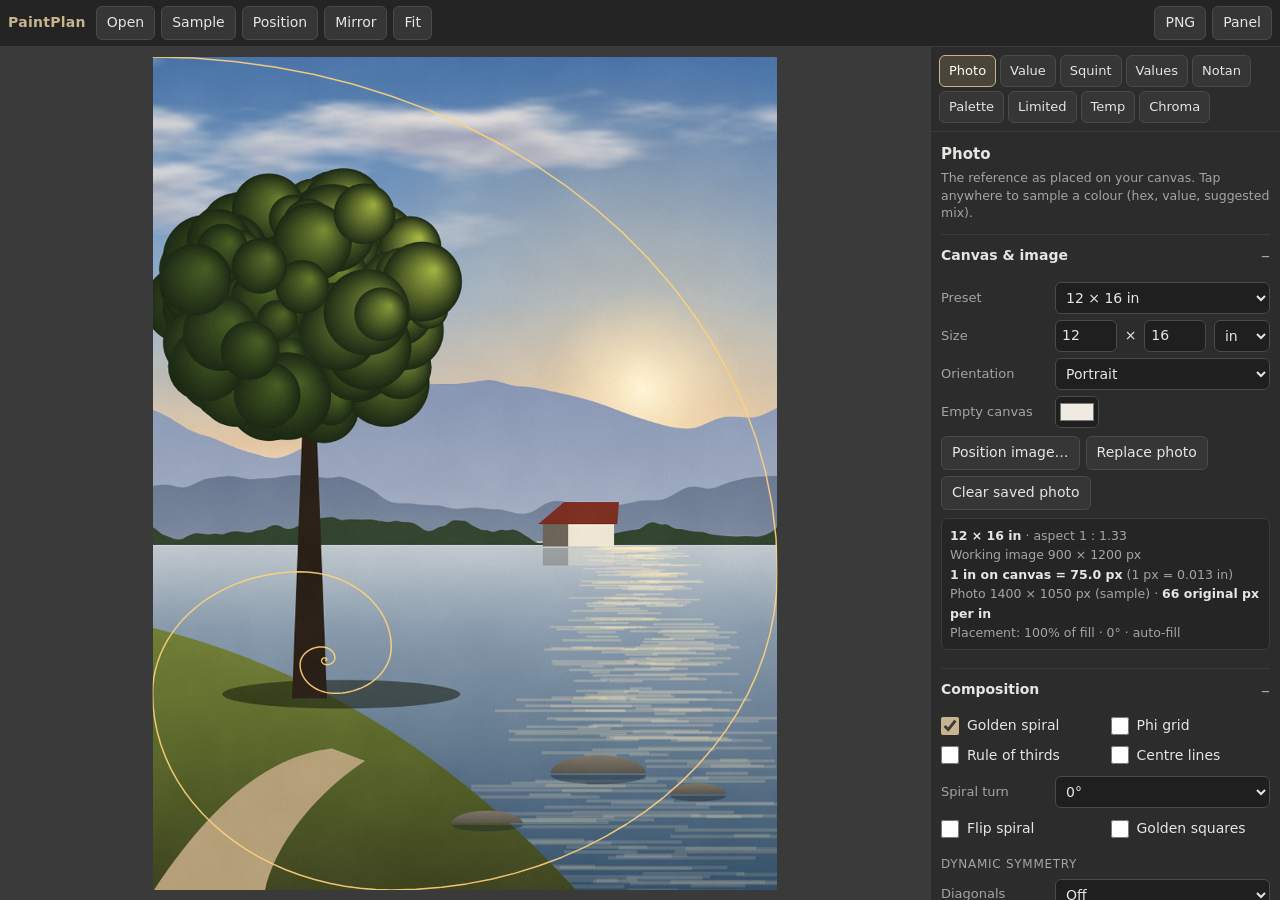
<file: paintplan/index.html>
<!doctype html>
<html lang="en">
<head>
<meta charset="utf-8">
<meta name="viewport" content="width=device-width,initial-scale=1,viewport-fit=cover">
<link rel="manifest" href="manifest.webmanifest">
<link rel="apple-touch-icon" href="apple-touch-icon.png">
<link rel="icon" type="image/png" sizes="192x192" href="icon-192.png">
<meta name="apple-mobile-web-app-capable" content="yes">
<meta name="mobile-web-app-capable" content="yes">
<meta name="apple-mobile-web-app-status-bar-style" content="black-translucent">
<meta name="apple-mobile-web-app-title" content="PaintPlan">
<meta name="theme-color" content="#242424">
<meta name="paintplan-build" content="classic@3ada247de31e">
<title>PaintPlan — plan &amp; practise paintings from a photo</title>
<style id="base">
/* styles/base.css — structure + component styles shared by every theme.
   Uses design tokens (CSS custom properties) that each theme defines in its theme.css (:root{…}).
   Themes override anything here; keep app-structure rules (positioning that JS relies on) in this file. */
*{box-sizing:border-box}
html,body{margin:0;height:100%;background:var(--bg);color:var(--text);font:14px/1.4 system-ui,-apple-system,"Segoe UI",Roboto,sans-serif;-webkit-text-size-adjust:100%}
#app{display:flex;flex-direction:column;height:100vh;height:100dvh}
header{display:flex;align-items:center;gap:6px;padding:6px 8px;padding-top:max(6px,env(safe-area-inset-top));border-bottom:1px solid var(--line);flex:none;overflow-x:auto;scrollbar-width:none}
header::-webkit-scrollbar{display:none}
.brand{font-weight:600;letter-spacing:.02em;margin-right:4px;white-space:nowrap;color:var(--accent)}
.spacer{flex:1}
button,.btn{font:inherit;color:var(--text);background:var(--btn);border:1px solid #4a4a4a;border-radius:6px;padding:5px 10px;cursor:pointer;white-space:nowrap;min-height:34px;display:inline-flex;align-items:center;justify-content:center;gap:4px;user-select:none;-webkit-user-select:none}
button:hover,.btn:hover{background:var(--btnh)}
button.on,button[aria-pressed=true]{background:#4a4538;border-color:var(--accent);color:#fff}
button:focus-visible,select:focus-visible,input:focus-visible,summary:focus-visible{outline:2px solid var(--accent);outline-offset:1px}
#body{flex:1;display:flex;min-height:0}
#stage{position:relative;flex:1;min-width:0;min-height:0;overflow:hidden}
#view{position:absolute;inset:0;width:100%;height:100%;touch-action:none;display:block;cursor:grab}
#panel{width:350px;flex:none;border-left:1px solid var(--line);background:var(--panel);display:flex;flex-direction:column;min-height:0}
#modes{display:flex;gap:4px;padding:8px;flex:none;border-bottom:1px solid var(--line);flex-wrap:wrap;overflow-x:auto;scrollbar-width:none}
#modes::-webkit-scrollbar{display:none}
#modes button{padding:4px 9px;min-height:32px;font-size:13px}
#panelBody{flex:1;overflow-y:auto;padding:2px 10px 28px;-webkit-overflow-scrolling:touch;overscroll-behavior:contain}
.sec{padding:8px 0 6px;border-bottom:1px solid var(--line)}
.sec h3{margin:2px 0 2px;font-size:15px}
details{border-bottom:1px solid var(--line)}
summary{cursor:pointer;padding:11px 0;font-weight:600;list-style:none;display:flex;justify-content:space-between;align-items:center}
summary::-webkit-details-marker{display:none}
summary::after{content:'+';color:var(--muted);font-weight:400;font-size:18px;line-height:1}
details[open]>summary::after{content:'\2013'}
details>div{padding-bottom:10px}
.row{display:flex;align-items:center;gap:8px;margin:6px 0}
.row>label{flex:0 0 106px;color:var(--muted);font-size:13px}
.row input[type=range]{flex:1;min-width:0;accent-color:var(--accent);height:28px;margin:0}
.row output{flex:0 0 46px;text-align:right;font-variant-numeric:tabular-nums;font-size:12px;color:var(--muted)}
select,input[type=number],input[type=text]{font:inherit;color:var(--text);background:var(--field);border:1px solid #4a4a4a;border-radius:6px;padding:4px 6px;min-height:32px;min-width:0}
input[type=number]{width:74px}
.row select{flex:1}
input[type=color]{width:44px;height:32px;border:1px solid #4a4a4a;border-radius:6px;background:var(--field);padding:2px;flex:none}
.ck{display:flex;align-items:center;gap:8px;margin:5px 0;font-size:14px;cursor:pointer}
.ck input{width:18px;height:18px;margin:0;accent-color:var(--accent);flex:none}
.cks{display:grid;grid-template-columns:1fr 1fr;gap:0 10px}
.btns{display:flex;flex-wrap:wrap;gap:6px;margin:8px 0}
.hint{color:var(--muted);font-size:12.5px;margin:4px 0 6px}
.info{color:var(--muted);font-size:12.5px;background:#252525;border:1px solid var(--line);border-radius:6px;padding:7px 8px;line-height:1.55;margin:8px 0}
.info b{color:var(--text);font-weight:600}
.sub{font-size:12px;color:var(--muted);text-transform:uppercase;letter-spacing:.06em;margin:12px 0 2px}
.strip{display:flex;gap:2px;margin:8px 0 4px}
.step{flex:1 1 0;flex-direction:column;padding:6px 1px;min-width:0;border-radius:4px;border:2px solid transparent;font-size:11px;line-height:1.25;gap:0;min-height:0}
.step b{font-size:13px}
.step small{font-size:10px;opacity:.85}
.step.sel,.sw.sel{border-color:var(--accent)!important}
.sws{display:grid;grid-template-columns:repeat(auto-fill,minmax(94px,1fr));gap:6px;margin:8px 0}
.sw{white-space:normal;flex-direction:column;align-items:stretch;justify-content:flex-start;padding:4px;gap:2px;font-size:11px;text-align:left;border:2px solid transparent;background:#262626;line-height:1.3;min-height:0}
.sw i{display:block;height:32px;border-radius:3px;border:1px solid rgba(255,255,255,.08)}
.sw.wide{grid-column:1/-1;flex-direction:row;align-items:center;gap:8px}
.sw.wide i{width:44px;flex:none}
.pig{display:flex;gap:6px;align-items:center;margin:5px 0}
.pig input[type=text]{flex:1}
.pig button{min-height:32px;padding:2px 9px}
canvas.hist{width:100%;height:100px;display:block;border-radius:4px;margin:4px 0;touch-action:pan-y;cursor:default}
canvas.hist.grab{cursor:ew-resize}
canvas.hist.dragging{cursor:grabbing}
.levels{display:flex;align-items:center;gap:8px;min-height:34px;margin:2px 0}
.levels .hint{flex:1;margin:0}
.levels button{min-height:30px;padding:3px 10px}
.row.dim{opacity:.5}
#posbar{position:absolute;left:8px;right:8px;bottom:8px;background:rgba(34,34,34,.96);border:1px solid var(--accent);border-radius:8px;padding:6px 8px;display:flex;flex-direction:column;gap:2px}
#posbar .pb-row{display:flex;align-items:center;gap:6px;flex-wrap:wrap}
#posbar .pb-row>label{flex:0 0 52px;color:var(--muted);font-size:13px}
#posbar input[type=range]{flex:1;min-width:0;accent-color:var(--accent);height:28px;margin:0}
#posbar output{flex:0 0 52px;text-align:right;font-size:12px;color:var(--muted);font-variant-numeric:tabular-nums}
#posbar .pb-title{font-weight:600;color:var(--accent)}
#posbar .hint{margin:0;flex:1 1 180px}
#posbar .pb-btns button{padding:4px 9px;min-height:32px}
#pick{position:absolute;left:8px;top:8px;width:min(330px,calc(100% - 16px));background:rgba(36,36,36,.96);border:1px solid var(--line);border-radius:8px;padding:8px;font-size:12.5px;display:flex;gap:9px;line-height:1.45}
#pick .pk-sw{flex:none;width:62px;background:#777;border-radius:4px;padding:8px;display:flex;flex-direction:column;gap:6px}
#pick .pk-sw i{display:block;height:38px;border-radius:2px}
#pick .pk-x{position:absolute;right:4px;top:4px;min-height:26px;padding:0 8px;background:transparent;border-color:transparent}
#pick .pk-t{flex:1;min-width:0;padding-right:18px}
#pick b{color:#fff}
#status{position:absolute;right:8px;top:8px;font-size:12px;color:var(--muted);background:rgba(0,0,0,.45);padding:2px 7px;border-radius:4px;pointer-events:none}
#drop{position:absolute;inset:0;display:none;align-items:center;justify-content:center;background:rgba(0,0,0,.55);font-size:18px;border:2px dashed var(--accent);pointer-events:none}
body.dragging #drop{display:flex}
body.nopanel #panel{display:none}
kbd{font:11px ui-monospace,monospace;background:#1d1d1d;border:1px solid #444;border-radius:3px;padding:0 3px}
@media (max-width:760px){
  #body{flex-direction:column}
  #panel{width:auto;border-left:0;border-top:1px solid var(--line);height:47%;flex:none;padding-bottom:env(safe-area-inset-bottom)}
  #modes{flex-wrap:nowrap}
  body.nopanel #panel{display:flex;height:auto}
  body.nopanel #panelBody{display:none}
  .row>label{flex-basis:96px}
  canvas.hist{height:120px}
  header button,header .btn{padding:4px 7px;font-size:13px}
  header{gap:4px}
  .hide-m{display:none}
  body.positioning #panelBody{display:none}
  body.positioning #panel{height:auto}
  #posbar .hint{display:none}
}
#printArea{display:none}
@media print{#app{display:none!important}#printArea{display:block}#printArea img{width:100%;height:auto}@page{margin:10mm}}
[hidden]{display:none!important}
/* PWA / iPhone safe areas */
header{padding-left:max(8px,env(safe-area-inset-left));padding-right:max(8px,env(safe-area-inset-right))}
#panel{padding-right:env(safe-area-inset-right);padding-bottom:env(safe-area-inset-bottom)}
#stage{margin-left:env(safe-area-inset-left)}
@media (max-width:760px){#stage{margin-left:0;margin-right:0}#panelBody{padding-left:max(10px,env(safe-area-inset-left));padding-right:max(10px,env(safe-area-inset-right))}}
/* Empty state overlay (themes without the sample provide #empty) */
#empty{display:none}
/* "Updated — reload" toast (ui/pwa.js) */
#toast{position:fixed;z-index:50;left:50%;transform:translateX(-50%);bottom:max(16px,env(safe-area-inset-bottom));display:flex;align-items:center;gap:8px;padding:6px 6px 6px 14px;background:var(--panel);color:var(--text);border:1px solid var(--line);border-radius:10px;box-shadow:0 6px 24px rgba(0,0,0,.35);font-size:13.5px;max-width:calc(100% - 24px)}
#toast button{min-height:30px;padding:3px 12px}
#toast #toastX{background:transparent;border-color:transparent;padding:3px 8px}
/* Limited palette: paint slots + paint picker (ui/paint-picker.js). Desktop = centred dialog, phones = bottom sheet. */
.pig .pig-name{flex:1;min-width:0;display:flex;flex-direction:column;align-items:flex-start;gap:0;text-align:left;padding:3px 9px;line-height:1.2}
.pig .pig-name b{font-weight:500;color:var(--text);white-space:nowrap;overflow:hidden;text-overflow:ellipsis;max-width:100%}
.pig .pig-name small{font-size:11px;color:var(--muted);white-space:nowrap;overflow:hidden;text-overflow:ellipsis;max-width:100%}
.psheet{position:fixed;inset:0;z-index:60;display:flex;align-items:center;justify-content:center;background:rgba(0,0,0,.45)}
.ps-card{display:flex;flex-direction:column;width:min(440px,calc(100% - 24px));max-height:min(640px,82vh);background:var(--panel);color:var(--text);border:1px solid var(--line);border-radius:12px;box-shadow:0 18px 60px rgba(0,0,0,.5);overflow:hidden}
.ps-grab{display:none}
.ps-hd{display:flex;align-items:center;justify-content:space-between;gap:8px;padding:10px 12px 4px}
.ps-hd button{min-height:32px;padding:3px 12px}
.ps-search{padding:6px 12px 8px;border-bottom:1px solid var(--line)}
.ps-search input{width:100%;box-sizing:border-box;min-height:36px;font-size:15px;padding:6px 10px;background:var(--field);color:var(--text);border:1px solid var(--line);border-radius:8px}
.ps-list{flex:1;min-height:0;overflow-y:auto;-webkit-overflow-scrolling:touch;overscroll-behavior:contain;padding:4px 6px 8px}
.ps-gh{position:sticky;top:-4px;z-index:1;padding:8px 8px 4px;font-size:11px;font-weight:600;letter-spacing:.06em;text-transform:uppercase;color:var(--muted);background:var(--panel)}
.prow{display:flex;align-items:center;gap:10px;width:100%;min-height:40px;padding:4px 8px;margin:0;text-align:left;background:transparent;border:0;border-radius:8px;color:var(--text);cursor:pointer}
.prow:hover,.prow.act{background:var(--btnh)}
.prow.cur{box-shadow:inset 0 0 0 1.5px var(--accent)}
.ps-sw{flex:none;width:28px;height:28px;border-radius:6px;box-shadow:inset 0 0 0 1px rgba(255,255,255,.18),0 0 0 1px rgba(0,0,0,.35)}
.ps-n{flex:1;min-width:0;display:flex;flex-direction:column;line-height:1.25}
.ps-n b{font-weight:500;white-space:nowrap;overflow:hidden;text-overflow:ellipsis}
.ps-n small{font-size:11.5px;color:var(--muted);white-space:nowrap;overflow:hidden;text-overflow:ellipsis}
.ps-op{flex:none;font-size:10.5px;line-height:1;padding:3px 6px;border-radius:999px;border:1px solid var(--line);color:var(--muted);white-space:nowrap}
.ps-op-O{color:var(--text)}
.ps-op-T{border-style:dashed}
.ps-custom{border-bottom:1px solid var(--line);padding-bottom:4px;margin-bottom:2px}
.ps-empty{color:var(--muted);padding:6px 10px;margin:0}
.ps-foot{margin:0;padding:6px 12px 10px;font-size:11px;color:var(--muted);border-top:1px solid var(--line)}
@media (max-width:760px){
  .psheet{align-items:flex-end}
  .ps-card{width:100%;max-height:86vh;height:86vh;border-radius:16px 16px 0 0;border-bottom:0;padding-bottom:env(safe-area-inset-bottom)}
  .ps-grab{display:block;width:38px;height:5px;border-radius:3px;background:var(--line);margin:7px auto 0}
  .ps-hd{padding:6px 14px 2px}.ps-hd b{font-size:16px}.ps-hd button{min-height:44px;padding:4px 16px;font-size:16px}
  .ps-search input{min-height:44px;font-size:16px}
  .prow{min-height:52px;padding:6px 10px}
  .ps-sw{width:34px;height:34px}
  .ps-n b{font-size:16px}.ps-n small{font-size:12.5px}
  .pig .pig-name{min-height:44px}
  .pig input[type=color]{width:44px;height:44px}
  .pig button[data-del]{min-height:44px;min-width:40px}
}
</style>
<style id="theme-classic">
/* themes/classic/theme.css — the original PaintPlan look: warm dark grey, sand accent. Design tokens only;
   all component styles come from styles/base.css. */
:root{--bg:#242424;--panel:#2c2c2c;--line:#3b3b3b;--text:#e7e5e1;--muted:#a7a49e;--accent:#c8b48f;--btn:#363636;--btnh:#414141;--field:#1f1f1f}
</style>
</head>
<body>
<div id="app">
<header>
  <span class="brand hide-m">PaintPlan</span>
  <label class="btn" title="Open a photo (or drop / paste one)">Open<input type="file" id="file" accept="image/*" hidden></label>
  <button id="bSample" title="Load the built-in sample">Sample</button>
  <button id="bPos" title="Position the image behind the canvas (P)">Position</button>
  <button id="bMirror" aria-pressed="false" title="Mirror view (M)">Mirror</button>
  <button id="bFit" class="hide-m" title="Reset zoom (double-tap also works)">Fit</button>
  <span class="spacer"></span>
  <button id="bPng" title="Download current view as PNG">PNG</button>
  <button id="bPanel" title="Show / hide controls">Panel</button>
</header>
<div id="body">
  <div id="stage">
    <canvas id="view" aria-label="Reference view"></canvas>
    <div id="drop">Drop the photo here</div>
    <div id="status" hidden></div>
    <div id="pick" hidden></div>
    <div id="posbar" hidden>
      <div class="pb-row"><span class="pb-title">Position image</span><span class="hint">Drag to move · pinch to scale &amp; rotate · scroll to scale (Shift+scroll rotates)</span></div>
      <div class="pb-row"><label for="posScale">Scale</label><input type="range" id="posScale" min="-2" max="4" step="0.005"><output id="oPosScale"></output></div>
      <div class="pb-row"><label for="posRot">Rotate</label><input type="range" id="posRot" min="-45" max="45" step="0.1"><output id="oPosRot"></output></div>
      <div class="pb-row pb-btns"><button id="pFill" title="Scale so the image covers the whole canvas">Fill</button><button id="pFit" title="Show the whole image inside the canvas">Fit</button><button id="pCenter">Centre</button><button id="pRotL" title="Rotate 90° left">&#x27F2; 90°</button><button id="pRotR" title="Rotate 90° right">&#x27F3; 90°</button><button id="pFlipH" title="Flip left/right">Flip &#x2194;</button><button id="pFlipV" title="Flip up/down">Flip &#x2195;</button><span class="spacer"></span><button id="pDone" class="on">Done</button></div>
    </div>
  </div>
  <aside id="panel">
    <nav id="modes" aria-label="View mode"></nav>
    <div id="panelBody"></div>
  </aside>
</div>
</div>
<div id="printArea"><img id="printImg" alt="Grid reference"></div>
<script>
'use strict';
/* PaintPlan · theme "classic" · build 3ada247de31e — generated by build.mjs from src/ (edit the source, not this file) */
const THEME={"id":"classic","build":"3ada247de31e","sample":true,"setup":null};
/* ===== Image engine: pure functions, runs in a Web Worker (or on the main thread as fallback) ===== */
function ENGINE(){
  /* worker/engine/color.js — Colour science: sRGB <-> linear, CIE L*, OKLab, gray LUTs. (fragment: concatenated inside function ENGINE(){…} by build.mjs) */
  const S2L=new Float32Array(256);
  for(let i=0;i<256;i++){const c=i/255;S2L[i]=c<=0.04045?c/12.92:Math.pow((c+0.055)/1.055,2.4);}
  const L2S=new Uint8Array(4097);
  for(let i=0;i<=4096;i++){const v=i/4096;L2S[i]=Math.round(255*(v<=0.0031308?12.92*v:1.055*Math.pow(v,1/2.4)-0.055));}
  const l2s=v=>L2S[v<=0?0:v>=1?4096:(v*4096+0.5)|0];
  function toLab(r,g,b,o){
    const l=0.4122214708*r+0.5363325363*g+0.0514459929*b,m=0.2119034982*r+0.6806995451*g+0.1073969566*b,s=0.0883024619*r+0.2817188376*g+0.6299787005*b;
    const l_=Math.cbrt(l),m_=Math.cbrt(m),s_=Math.cbrt(s);
    o[0]=0.2104542553*l_+0.7936177850*m_-0.0040720468*s_;
    o[1]=1.9779984951*l_-2.4285922050*m_+0.4505937099*s_;
    o[2]=0.0259040371*l_+0.7827717662*m_-0.8086757660*s_;return o;
  }
  function fromLab(L,a,b,o){
    const l_=L+0.3963377774*a+0.2158037573*b,m_=L-0.1055613458*a-0.0638541728*b,s_=L-0.0894841775*a-1.2914855480*b;
    const l=l_*l_*l_,m=m_*m_*m_,s=s_*s_*s_;
    o[0]=4.0767416621*l-3.3077115913*m+0.2309699292*s;
    o[1]=-1.2684380046*l+2.6097574011*m-0.3413193965*s;
    o[2]=-0.0041960863*l-0.7034186147*m+1.7076147010*s;return o;
  }
  const Lstar=Y=>Y>0.008856?116*Math.cbrt(Y)-16:903.3*Y;
  const YofL=L=>L>8?Math.pow((L+16)/116,3):L/903.3;
  const GRAY=new Uint8Array(1001);for(let i=0;i<=1000;i++)GRAY[i]=l2s(YofL(i/10));
  const grayOfL=L=>GRAY[L<=0?0:L>=100?1000:(L*10+0.5)|0];
  const hexLin=h=>{const v=parseInt(h.slice(1),16);return[S2L[v>>16&255],S2L[v>>8&255],S2L[v&255]];};
  /* worker/engine/image-cache.js — Current working image (planes) + per-image memo cache; setImage(). (fragment: concatenated inside function ENGINE(){…} by build.mjs) */
  let img=null;
  function cached(key,fn){let v=img.cache.get(key);if(v===undefined){if(img.cache.size>40)img.cache.clear();v=fn();img.cache.set(key,v);}return v;}

  function setImage(m){
    const w=m.w,h=m.h,n=w*h,rgba=new Uint8ClampedArray(m.data);
    const L=new Float32Array(n),A=new Float32Array(n),B=new Float32Array(n),C=new Float32Array(n),o=[0,0,0];
    for(let i=0,j=0;i<n;i++,j+=4){
      const r=S2L[rgba[j]],g=S2L[rgba[j+1]],b=S2L[rgba[j+2]];
      L[i]=Lstar(0.2126*r+0.7152*g+0.0722*b);
      toLab(r,g,b,o);A[i]=o[0];B[i]=o[1];C[i]=o[2];
    }
    img={id:m.id,w,h,rgba,L,oL:A,oA:B,oB:C,cache:new Map()};
  }
  /* worker/engine/filters.js — Blur (3-pass box ~ gaussian) and majority/mode filter for label maps. (fragment: concatenated inside function ENGINE(){…} by build.mjs) */
  /* --- blur: 3-pass box blur ≈ gaussian --- */
  function boxH(s,d,w,h,r){const k=1/(2*r+1);for(let y=0;y<h;y++){const o=y*w;let acc=0;for(let i=-r;i<=r;i++)acc+=s[o+(i<0?0:i>=w?w-1:i)];for(let x=0;x<w;x++){d[o+x]=acc*k;const xa=x+r+1,xr=x-r;acc+=s[o+(xa>=w?w-1:xa)]-s[o+(xr<0?0:xr)];}}}
  function boxV(s,d,w,h,r){const k=1/(2*r+1);for(let x=0;x<w;x++){let acc=0;for(let i=-r;i<=r;i++)acc+=s[(i<0?0:i>=h?h-1:i)*w+x];for(let y=0;y<h;y++){d[y*w+x]=acc*k;const ya=y+r+1,yr=y-r;acc+=s[(ya>=h?h-1:ya)*w+x]-s[(yr<0?0:yr)*w+x];}}}
  function blur1(src,w,h,sigma){
    if(!(sigma>0.35))return src;
    const r=Math.max(1,Math.round((Math.sqrt(4*sigma*sigma+1)-1)/2));
    const a=new Float32Array(src),b=new Float32Array(src.length);
    for(let p=0;p<3;p++){boxH(a,b,w,h,r);boxV(b,a,w,h,r);}
    return a;
  }
  const scl=()=>Math.max(img.w,img.h)/1000;
  const Lb=s=>s>0?cached('L'+s,()=>blur1(img.L,img.w,img.h,s*scl())):img.L;
  const labB=s=>s>0?cached('lab'+s,()=>[blur1(img.oL,img.w,img.h,s*scl()),blur1(img.oA,img.w,img.h,s*scl()),blur1(img.oB,img.w,img.h,s*scl())]):[img.oL,img.oA,img.oB];
  function rgbB(sigpx){
    const base=cached('rgb0',()=>{const n=img.w*img.h,R=new Float32Array(n),G=new Float32Array(n),B=new Float32Array(n);for(let i=0,j=0;i<n;i++,j+=4){R[i]=img.rgba[j];G[i]=img.rgba[j+1];B[i]=img.rgba[j+2];}return[R,G,B];});
    if(!(sigpx>0.35))return base;
    return cached('rgb'+sigpx,()=>base.map(c=>blur1(c,img.w,img.h,sigpx)));
  }

  /* --- majority (mode) filter on small label maps: removes speckles, simplifies shapes --- */
  function modeFilter(lab,w,h,K,r,iters){
    let src=lab,dst=new Uint8Array(lab.length);const hist=new Int32Array(K);
    for(let it=0;it<iters;it++){
      for(let y=0;y<h;y++){
        hist.fill(0);const y0=Math.max(0,y-r),y1=Math.min(h-1,y+r);
        for(let x=0;x<=r&&x<w;x++)for(let yy=y0;yy<=y1;yy++)hist[src[yy*w+x]]++;
        for(let x=0;x<w;x++){
          const i=y*w+x;let best=src[i],bc=hist[best];
          for(let k=0;k<K;k++)if(hist[k]>bc){bc=hist[k];best=k;}
          dst[i]=best;
          const xo=x-r,xi=x+r+1;
          if(xo>=0)for(let yy=y0;yy<=y1;yy++)hist[src[yy*w+xo]]--;
          if(xi<w)for(let yy=y0;yy<=y1;yy++)hist[src[yy*w+xi]]++;
        }
      }
      const t=src;src=dst;dst=t===lab?new Uint8Array(lab.length):t;
    }
    return src;
  }
  /* worker/engine/values.js — Value study: posterised CIE L* steps + histogram. (fragment: concatenated inside function ENGINE(){…} by build.mjs) */
  /* --- value study (posterised CIE L*) --- */
  function valueSteps(p){
    return cached('vs'+JSON.stringify(p),()=>{
      const {w,h}=img,n=w*h,N=Math.max(1,p.steps|0),b=p.black,wl=Math.max(p.white,b+1);
      const m=Math.min(Math.max(p.mid,b+0.5),wl-0.5),g=Math.log(0.5)/Math.log((m-b)/(wl-b));
      const L=Lb(p.blur),lut=new Uint8Array(1001);
      // custom step boundaries (dragged on the histogram): N-1 ascending L* cuts replace the black/mid/white curve
      const cuts=Array.isArray(p.cuts)&&p.cuts.length===N-1&&p.cuts.every((c,i)=>isFinite(c)&&(i===0||c>p.cuts[i-1]))?p.cuts:null;
      if(cuts)for(let i=0;i<=1000;i++){const v=i/10;let s=0;while(s<N-1&&v>=cuts[s])s++;lut[i]=s;}
      else for(let i=0;i<=1000;i++){let t=(i/10-b)/(wl-b);t=t<0?0:t>1?1:t;t=Math.pow(t,g);let s=Math.floor(t*N);if(s>=N)s=N-1;lut[i]=s;}
      let lab=new Uint8Array(n);
      for(let i=0;i<n;i++){const v=L[i];lab[i]=lut[v<=0?0:v>=100?1000:(v*10+0.5)|0];}
      if(p.smooth>0&&!p.live)lab=modeFilter(lab,w,h,N,Math.max(1,Math.round(p.smooth*scl()*1.5)),2);
      const counts=new Array(N).fill(0);for(let i=0;i<n;i++)counts[lab[i]]++;
      const bounds=cuts?[0,...cuts,100]:[];if(!cuts)for(let i=0;i<=N;i++)bounds.push(b+(wl-b)*Math.pow(i/N,1/g));
      const outL=[];for(let i=0;i<N;i++)outL.push(N>1?i/(N-1)*100:50);
      return {lab,N,counts:counts.map(c=>c/n),bounds,outL};
    });
  }
  function histL(){return cached('hist',()=>{const h=new Array(101).fill(0),n=img.L.length;for(let i=0;i<n;i++)h[Math.max(0,Math.min(100,Math.round(img.L[i])))]++;return h.map(v=>v/n);});}
  /* worker/engine/palette.js — k-means palette extraction in OKLab + palette label maps. (fragment: concatenated inside function ENGINE(){…} by build.mjs) */
  /* --- k-means palette in OKLab --- */
  function kmeans(k,blur){
    return cached('km'+k+'_'+blur,()=>{
      const [A,B,C]=labB(blur),n=img.w*img.h,ns=Math.min(n,40000),step=n/ns;
      let seed=1234567;const rnd=()=>((seed=(Math.imul(seed,1664525)+1013904223)>>>0)/4294967296);
      const X=new Float32Array(ns*3);
      for(let s=0;s<ns;s++){const i=Math.min(n-1,(s*step+rnd()*step)|0);X[3*s]=A[i];X[3*s+1]=B[i];X[3*s+2]=C[i];}
      const cent=new Float32Array(k*3),d2=new Float32Array(ns).fill(1e9);
      let f=(rnd()*ns)|0;cent[0]=X[3*f];cent[1]=X[3*f+1];cent[2]=X[3*f+2];
      for(let c=1;c<=k;c++){
        const cx=cent[3*(c-1)],cy=cent[3*(c-1)+1],cz=cent[3*(c-1)+2];let sum=0;
        for(let s=0;s<ns;s++){const dx=X[3*s]-cx,dy=X[3*s+1]-cy,dz=X[3*s+2]-cz,d=dx*dx+dy*dy+dz*dz;if(d<d2[s])d2[s]=d;sum+=d2[s];}
        if(c===k)break;
        let r=rnd()*sum,pick=ns-1;for(let s=0;s<ns;s++){r-=d2[s];if(r<=0){pick=s;break;}}
        cent[3*c]=X[3*pick];cent[3*c+1]=X[3*pick+1];cent[3*c+2]=X[3*pick+2];
      }
      const asg=new Uint8Array(ns).fill(255),dist=new Float32Array(ns);
      for(let it=0;it<40;it++){
        let changed=0;const sums=new Float64Array(k*3),cnt=new Float64Array(k);
        for(let s=0;s<ns;s++){
          let best=0,bd=1e9;const x=X[3*s],y=X[3*s+1],z=X[3*s+2];
          for(let c=0;c<k;c++){const dx=x-cent[3*c],dy=y-cent[3*c+1],dz=z-cent[3*c+2],d=dx*dx+dy*dy+dz*dz;if(d<bd){bd=d;best=c;}}
          if(asg[s]!==best){changed++;asg[s]=best;}dist[s]=bd;
          sums[3*best]+=x;sums[3*best+1]+=y;sums[3*best+2]+=z;cnt[best]++;
        }
        for(let c=0;c<k;c++){
          if(cnt[c]>0){cent[3*c]=sums[3*c]/cnt[c];cent[3*c+1]=sums[3*c+1]/cnt[c];cent[3*c+2]=sums[3*c+2]/cnt[c];}
          else{let fi=0;for(let s=1;s<ns;s++)if(dist[s]>dist[fi])fi=s;dist[fi]=0;cent[3*c]=X[3*fi];cent[3*c+1]=X[3*fi+1];cent[3*c+2]=X[3*fi+2];changed++;}
        }
        if(changed<ns*0.0005)break;
      }
      const order=[...Array(k).keys()].sort((a,b)=>cent[3*a]-cent[3*b]),rank=new Uint8Array(k);order.forEach((c,i)=>rank[c]=i);
      const sc=new Float32Array(k*3);order.forEach((c,i)=>{sc[3*i]=cent[3*c];sc[3*i+1]=cent[3*c+1];sc[3*i+2]=cent[3*c+2];});
      const labels=new Uint8Array(n);
      for(let i=0;i<n;i++){
        let best=0,bd=1e9;const x=A[i],y=B[i],z=C[i];
        for(let c=0;c<k;c++){const dx=x-cent[3*c],dy=y-cent[3*c+1],dz=z-cent[3*c+2],d=dx*dx+dy*dy+dz*dz;if(d<bd){bd=d;best=c;}}
        labels[i]=rank[best];
      }
      return {cent:sc,labels};
    });
  }
  function paletteLabels(p){
    return cached('pl'+p.k+'_'+p.blur+'_'+p.smooth,()=>{
      const km=kmeans(p.k,p.blur);let labels=km.labels;
      if(p.smooth>0)labels=modeFilter(labels,img.w,img.h,p.k,Math.max(1,Math.round(p.smooth*scl()*1.5)),2);
      const n=img.w*img.h,cnt=new Array(p.k).fill(0);for(let i=0;i<n;i++)cnt[labels[i]]++;
      const o=[0,0,0],cols=[];
      for(let c=0;c<p.k;c++){fromLab(km.cent[3*c],km.cent[3*c+1],km.cent[3*c+2],o);const Y=0.2126*o[0]+0.7152*o[1]+0.0722*o[2];
        cols.push({rgb:[l2s(o[0]),l2s(o[1]),l2s(o[2])],L:Lstar(Math.max(0,Y)),pct:cnt[c]/n,lab:[km.cent[3*c],km.cent[3*c+1],km.cent[3*c+2]]});}
      return {labels,cols};
    });
  }
  /* worker/engine/mixing.js — Limited palette: simulated paint mixing gamut, nearest mix, LUT. (fragment: concatenated inside function ENGINE(){…} by build.mjs) */
  /* --- limited-palette gamut: simulated paint mixing ---
     Weighted geometric mean of linear-RGB reflectance (a cheap stand-in for single-constant Kubelka-Munk). Recipe ratios are
     parts by volume; each paint's share is scaled by its relative tinting strength ts (from core/paint-library.js, 1 for custom
     colours) so strong pigments (phthalos, Prussian, dioxazine) dominate a mix the way they do on the palette. */
  const GC=new Map();
  function gamut(pigs,mix,S,maxN,ts){
    const T=pigs.map((_,i)=>ts&&ts[i]>0?+ts[i]:1),key=pigs.join(',')+'|'+mix+'|'+S+'|'+maxN+'|'+T.join(',');
    if(GC.has(key))return GC.get(key);
    if(GC.size>16)GC.clear();
    const P=pigs.length,lg=pigs.map(h=>hexLin(h).map(v=>Math.log(Math.max(v,0.0025))));
    let W=[];const cur=new Array(P).fill(0);
    if(!mix||P===1){for(let i=0;i<P;i++){cur.fill(0);cur[i]=S;W.push(cur.slice());}}
    else{
      (function rec(i,rem,nz){
        if(i===P-1){if(rem>0&&nz>=maxN)return;cur[i]=rem;W.push(cur.slice());cur[i]=0;return;}
        for(let v=0;v<=rem;v++){if(v>0&&nz>=maxN)break;cur[i]=v;rec(i+1,rem-v,nz+(v>0?1:0));}
        cur[i]=0;
      })(0,S,0);
      const nzc=a=>a.reduce((s,v)=>s+(v>0),0);
      W.sort((a,b)=>nzc(a)-nzc(b));
    }
    const seen=new Set(),ws=[],labs=[],rgbs=[],o=[0,0,0];
    for(const w of W){
      let tw=0;for(let i=0;i<P;i++)tw+=w[i]*T[i];
      const lin=[0,1,2].map(c=>{let s=0;for(let i=0;i<P;i++)if(w[i])s+=w[i]*T[i]/tw*lg[i][c];return Math.exp(s);});
      const rgb=lin.map(l2s),k=rgb.join(',');if(seen.has(k))continue;seen.add(k);
      toLab(lin[0],lin[1],lin[2],o);ws.push(w);labs.push(o[0],o[1],o[2]);rgbs.push(rgb);
    }
    const g={key,ws,lab:new Float32Array(labs),rgb:rgbs,S,lut:null};GC.set(key,g);return g;
  }
  function nearest(g,x,y,z){let best=0,bd=1e9;const L=g.lab,m=g.ws.length;for(let c=0;c<m;c++){const dx=x-L[3*c],dy=y-L[3*c+1],dz=z-L[3*c+2],d=dx*dx+dy*dy+dz*dz;if(d<bd){bd=d;best=c;}}return[best,Math.sqrt(bd)];}
  function lutOf(g){
    if(g.lut)return g.lut;const lut=new Uint16Array(32768),o=[0,0,0];
    for(let r=0;r<32;r++)for(let gg=0;gg<32;gg++)for(let b=0;b<32;b++){toLab(S2L[r*8+4],S2L[gg*8+4],S2L[b*8+4],o);lut[r<<10|gg<<5|b]=nearest(g,o[0],o[1],o[2])[0];}
    return g.lut=lut;
  }
  /* worker/engine/value-color.js — Value-linked colour: the Values level settings drive a lightness remap of the colour
     photo. Only lightness changes: OKLab a,b (hue + chroma) are kept, OKLab L is solved so the pixel's luminance hits the
     target value (CIE L*, the same scale as the value study). Out-of-gamut results lose chroma at constant hue and
     luminance (binary search). Detail: the remap is applied to an edge-preserving base layer (self-guided filter) and the
     texture (L - base) is added back. See research/value-linked-color.md. (fragment: concatenated inside function ENGINE(){…}) */
  // luminance Y as a function of OKLab l_,m_,s_ (cubed): Y = YW·(l,m,s)
  const YW=[0.2126*4.0767416621+0.7152*-1.2684380046+0.0722*-0.0041960863,0.2126*-3.3077115913+0.7152*2.6097574011+0.0722*-0.7034186147,0.2126*0.2309699292+0.7152*-0.3413193965+0.0722*1.7076147010];
  /* OKLab lightness L that gives luminance Yt at fixed a,b (Y is a cubic in L → Newton converges in a few steps) */
  function solveL(L,a,b,Yt,it){
    const ka=0.3963377774*a+0.2158037573*b,km=-0.1055613458*a-0.0638541728*b,ks=-0.0894841775*a-1.2914855480*b;
    for(let k=0;k<it;k++){
      const l=L+ka,m=L+km,s=L+ks,Y=YW[0]*l*l*l+YW[1]*m*m*m+YW[2]*s*s*s,d=3*(YW[0]*l*l+YW[1]*m*m+YW[2]*s*s);
      if(!(d>1e-7))break;const st=(Y-Yt)/d;L-=st;if(L<0)L=0;else if(L>1.2)L=1.2;if(st<1e-7&&st>-1e-7)break;
    }
    return L;
  }
  const inG=o=>o[0]>=-1e-4&&o[0]<=1.0001&&o[1]>=-1e-4&&o[1]<=1.0001&&o[2]>=-1e-4&&o[2]<=1.0001;
  /* fine linear → sRGB (0–255 float) table for dithered output */
  const L2SF=new Float32Array(16385);for(let i=0;i<=16384;i++){const v=i/16384;L2SF[i]=255*(v<=0.0031308?12.92*v:1.055*Math.pow(v,1/2.4)-0.055);}
  const l2sf=v=>L2SF[v<=0?0:v>=1?16384:(v*16384+0.5)|0];
  /* triangular-PDF dither in [-1,1] LSB from an integer hash (deterministic per pixel/channel) */
  const hU=(i,k)=>((Math.imul((i*3+k)^0x9e3779b9,2654435761)>>>8)&65535)/65535;
  const tpdf=(i,k)=>hU(i,k)+hU(i+7919,k)-1;
  /* exact box mean (two 1-D passes) */
  function boxMean(s,w,h,r){const t=new Float32Array(s.length),d=new Float32Array(s.length);boxH(s,t,w,h,r);boxV(t,d,w,h,r);return d;}
  /* self-guided filter (He et al. 2010) on L*: edge-preserving base layer, O(n) for any radius */
  function guidedBase(r,eps){
    return cached('gb'+r+'|'+eps,()=>{
      const {w,h}=img,n=w*h,I=img.L,II=new Float32Array(n);for(let i=0;i<n;i++)II[i]=I[i]*I[i];
      const mI=boxMean(I,w,h,r),mII=boxMean(II,w,h,r),A=new Float32Array(n),B=new Float32Array(n);
      for(let i=0;i<n;i++){const v=mII[i]-mI[i]*mI[i],a=v/(v+eps);A[i]=a;B[i]=mI[i]-a*mI[i];}
      const mA=boxMean(A,w,h,r),mB=boxMean(B,w,h,r),q=new Float32Array(n);
      for(let i=0;i<n;i++)q[i]=mA[i]*I[i]+mB[i];
      return q;
    });
  }
  /* continuous tone curve F (input L* → output L*, 1001-entry LUT + slope) through the level settings:
     auto = the black/mid/white levels curve; custom = monotone cubic (Fritsch–Carlson) through boundary j → j/N */
  function toneCurve(p,N,bounds,cuts){
    const F=new Float32Array(1001),D=new Float32Array(1001);
    if(!cuts){const b=p.black,wl=Math.max(p.white,b+1),m=Math.min(Math.max(p.mid,b+0.5),wl-0.5),g=Math.log(0.5)/Math.log((m-b)/(wl-b));
      for(let i=0;i<=1000;i++){let t=(i/10-b)/(wl-b);t=t<0?0:t>1?1:t;F[i]=100*Math.pow(t,g);}}
    else{
      const x=bounds,y=x.map((_,j)=>100*j/N),K=x.length,dl=[],mt=new Array(K).fill(0);
      for(let j=0;j<K-1;j++)dl.push((y[j+1]-y[j])/(x[j+1]-x[j]));
      mt[0]=dl[0];mt[K-1]=dl[K-2];for(let j=1;j<K-1;j++)mt[j]=dl[j-1]*dl[j]<=0?0:(dl[j-1]+dl[j])/2;
      for(let j=0;j<K-1;j++){if(dl[j]===0){mt[j]=mt[j+1]=0;continue;}const a=mt[j]/dl[j],bb=mt[j+1]/dl[j],s=a*a+bb*bb;if(s>9){const t=3/Math.sqrt(s);mt[j]=t*a*dl[j];mt[j+1]=t*bb*dl[j];}}
      let j=0;for(let i=0;i<=1000;i++){const v=i/10;while(j<K-2&&v>x[j+1])j++;const hh=x[j+1]-x[j],t=Math.min(1,Math.max(0,(v-x[j])/hh)),t2=t*t,t3=t2*t;
        F[i]=(2*t3-3*t2+1)*y[j]+(t3-2*t2+t)*hh*mt[j]+(-2*t3+3*t2)*y[j+1]+(t3-t2)*hh*mt[j+1];}
    }
    for(let i=0;i<=1000;i++){const a=F[Math.max(0,i-1)],b=F[Math.min(1000,i+1)];let d=(b-a)/((Math.min(1000,i+1)-Math.max(0,i-1))/10);D[i]=d<0?0:d>3?3:d;}
    return{F,D};
  }
  /* writes the colour result into out (RGBA); r = valueSteps(p) result (labels, bounds, outL) */
  function valueColor(p,r,out){
    const c=p.color,{w,h}=img,n=w*h,N=r.N,L0=img.L,A=img.oA,Bb=img.oB,OL=img.oL,sc=scl();
    const det=Math.min(1,Math.max(0,+c.detail||0)),str=Math.min(1,Math.max(0,c.strength==null?1:+c.strength)),smooth=c.style==='smooth';
    const base=guidedBase(Math.max(2,Math.round((2+1.5*(p.blur||0))*sc)),36);
    const cuts=Array.isArray(p.cuts)&&p.cuts.length===N-1?p.cuts:null;
    let v=null,T=null;
    if(!smooth){v=new Float32Array(N);
      if(c.out==='study')for(let s=0;s<N;s++)v[s]=r.outL[s];
      else if(c.out==='avg'){const sm=new Float64Array(N),cn=new Float64Array(N);for(let i=0;i<n;i++){sm[r.lab[i]]+=L0[i];cn[r.lab[i]]++;}for(let s=0;s<N;s++)v[s]=cn[s]?sm[s]/cn[s]:(s+0.5)/N*100;}
      else for(let s=0;s<N;s++)v[s]=(s+0.5)/N*100;}
    else T=toneCurve(p,N,r.bounds,cuts);
    const live=!!p.live,step=live?2:1,o=[0,0,0],gflag=p.color.gamut?new Uint8Array(n):null;let gcount=0,done=0;
    for(let y=0;y<h;y+=step)for(let x=0;x<w;x+=step){
      const i=y*w+x,Lin=L0[i],Bs=base[i],Dt=Lin-Bs;let Lo;
      if(!smooth)Lo=v[r.lab[i]]+det*Dt;
      else{const k=Bs<=0?0:Bs>=100?1000:(Bs*10+0.5)|0;Lo=T.F[k]+Dt*(det+(1-det)*T.D[k]);}
      let Lt=Lin+str*(Lo-Lin);Lt=Lt<0?0:Lt>100?100:Lt;
      const Yt=YofL(Lt),Yo=YofL(Lin),a=A[i],b=Bb[i];
      let L=Yo>1e-6?OL[i]*Math.cbrt(Yt/Yo):Math.cbrt(Yt);
      L=solveL(L,a,b,Yt,6);fromLab(L,a,b,o);
      let gm=0;
      if(!inG(o)){gm=1;let lo=0,hi=1,Lk=L;
        for(let it=0;it<12;it++){const k=(lo+hi)/2;Lk=solveL(Lk,a*k,b*k,Yt,3);fromLab(Lk,a*k,b*k,o);if(inG(o))lo=k;else hi=k;}
        Lk=solveL(Lk,a*lo,b*lo,Yt,4);fromLab(Lk,a*lo,b*lo,o);}
      if(gm)gcount++;done++;
      // dithered 8-bit output (TPDF, ±1 LSB) avoids banding in smooth gradients
      const nz=tpdf(i,1),R=l2sf(o[0])+nz,G=l2sf(o[1])+nz,B=l2sf(o[2])+nz;   // one noise value for all channels → dithers lightness, not hue
      let q0=R,q1=G,q2=B;if(gflag&&gm&&((x+y)&7)<3){q0=R*0.35+255*0.65;q1=G*0.35;q2=B*0.35+200*0.65;}
      q0=q0<0?0:q0>255?255:q0+0.5|0;q1=q1<0?0:q1>255?255:q1+0.5|0;q2=q2<0?0:q2>255?255:q2+0.5|0;
      for(let yy=y;yy<Math.min(h,y+step);yy++)for(let xx=x;xx<Math.min(w,x+step);xx++){const j=(yy*w+xx)*4;out[j]=q0;out[j+1]=q1;out[j+2]=q2;out[j+3]=255;}
    }
    return{gamutPct:done?gcount/done:0,style:smooth?'smooth':'steps',outL:v?Array.from(v):r.outL,live};
  }
  /* worker/engine/edges.js — Contours: Canny-like edges or simplified region outlines; cleanup. (fragment: concatenated inside function ENGINE(){…} by build.mjs) */
  /* --- edges: Canny-like (blur → Sobel → non-max suppression → hysteresis) or region outlines --- */
  function removeSmall(mask,w,h,min){
    const n=w*h,seen=new Uint8Array(n),st=new Int32Array(n),comp=new Int32Array(n);
    for(let i=0;i<n;i++){
      if(!mask[i]||seen[i])continue;let sp=0,cn=0;st[sp++]=i;seen[i]=1;
      while(sp){const k=st[--sp];comp[cn++]=k;const x=k%w,y=(k-x)/w;
        for(let dy=-1;dy<=1;dy++){const ny=y+dy;if(ny<0||ny>=h)continue;for(let dx=-1;dx<=1;dx++){const nx=x+dx;if(nx<0||nx>=w)continue;const j=ny*w+nx;if(mask[j]&&!seen[j]){seen[j]=1;st[sp++]=j;}}}}
      if(cn<min)for(let c=0;c<cn;c++)mask[comp[c]]=0;
    }
  }
  function dilate(m,w,h,r){
    const t=new Uint8Array(m.length),o=new Uint8Array(m.length);
    for(let y=0;y<h;y++)for(let x=0;x<w;x++){let v=0;for(let k=-r;k<=r&&!v;k++){const xx=x+k;if(xx>=0&&xx<w)v=m[y*w+xx];}t[y*w+x]=v;}
    for(let y=0;y<h;y++)for(let x=0;x<w;x++){let v=0;for(let k=-r;k<=r&&!v;k++){const yy=y+k;if(yy>=0&&yy<h)v=t[yy*w+x];}o[y*w+x]=v;}
    return o;
  }
  function edges(m){
    const p=m.p,{w,h}=img,n=w*h,sc=scl();let mask=new Uint8Array(n);
    if(p.src==='edges'){
      const sg=Math.max(0.4,p.blur*sc),chans=[blur1(img.L,w,h,sg)];
      if(p.color!==false){chans.push(blur1(img.oA.map(v=>v*110),w,h,sg),blur1(img.oB.map(v=>v*110),w,h,sg));}
      const mag=new Float32Array(n),dir=new Uint8Array(n),nms=new Float32Array(n);
      for(let y=1;y<h-1;y++)for(let x=1;x<w-1;x++){const i=y*w+x;let s2=0,bm=-1,bgx=0,bgy=0;
        for(const L of chans){
          const gx=(L[i-w+1]+2*L[i+1]+L[i+w+1])-(L[i-w-1]+2*L[i-1]+L[i+w-1]);
          const gy=(L[i+w-1]+2*L[i+w]+L[i+w+1])-(L[i-w-1]+2*L[i-w]+L[i-w+1]);
          const m2=gx*gx+gy*gy;s2+=m2;if(m2>bm){bm=m2;bgx=gx;bgy=gy;}}
        mag[i]=Math.sqrt(s2);const ax=Math.abs(bgx),ay=Math.abs(bgy);
        dir[i]=ay<=ax*0.4142?0:ay>=ax*2.4142?2:(bgx*bgy>0?1:3);}
      let max=0;
      for(let y=1;y<h-1;y++)for(let x=1;x<w-1;x++){const i=y*w+x,v=mag[i];if(v<0.5)continue;const d=dir[i];let a,b;
        if(d===0){a=mag[i-1];b=mag[i+1];}else if(d===2){a=mag[i-w];b=mag[i+w];}else if(d===1){a=mag[i-w-1];b=mag[i+w+1];}else{a=mag[i-w+1];b=mag[i+w-1];}
        if(v>a&&v>=b){nms[i]=v;if(v>max)max=v;}}
      const BINS=2048,hist=new Uint32Array(BINS);let tot=0;
      for(let i=0;i<n;i++)if(nms[i]>0){hist[Math.min(BINS-1,(nms[i]/max*BINS)|0)]++;tot++;}
      const frac=0.004+Math.pow(p.detail/100,2)*0.6;let acc=0,hb=BINS-1;
      for(;hb>0;hb--){acc+=hist[hb];if(acc>=tot*frac)break;}
      const high=Math.max(6,hb/BINS*max),low=high*0.45,st=new Int32Array(n);let sp=0;
      for(let i=0;i<n;i++){if(nms[i]>=high&&!mask[i]){mask[i]=255;st[sp++]=i;
        while(sp){const k=st[--sp];const x=k%w,y=(k-x)/w;
          for(let dy=-1;dy<=1;dy++)for(let dx=-1;dx<=1;dx++){const nx=x+dx,ny=y+dy;if(nx<0||ny<0||nx>=w||ny>=h)continue;const j=ny*w+nx;if(!mask[j]&&nms[j]>=low){mask[j]=255;st[sp++]=j;}}}}}
    }else{
      const lab=p.src==='values'?valueSteps(p.v).lab:paletteLabels(p.pal).labels;
      for(let y=0;y<h;y++)for(let x=0;x<w;x++){const i=y*w+x;if((x<w-1&&lab[i]!==lab[i+1])||(y<h-1&&lab[i]!==lab[i+w]))mask[i]=255;}
    }
    if(p.clean>0)removeSmall(mask,w,h,Math.round(p.clean*sc));
    if(p.thick>1)mask=dilate(mask,w,h,p.thick-1);
    return {res:{type:'edges',kind:'edges',imageId:img.id,w,h,mask:mask.buffer},tr:[mask.buffer]};
  }
  /* worker/engine/dispatch.js — Message handler: process()/handle(); exposes handle.util. (fragment: concatenated inside function ENGINE(){…} by build.mjs) */
  function process(m){
    const {w,h}=img,n=w*h,out=new Uint8ClampedArray(n*4),p=m.p||{},sc=scl();let labels=null,info=null;
    const put=(i,r,g,b)=>{const j=i*4;out[j]=r;out[j+1]=g;out[j+2]=b;out[j+3]=255;};
    switch(m.mode){
      case 'gray':for(let i=0;i<n;i++){const g=grayOfL(img.L[i]);put(i,g,g,g);}break;
      case 'squint':{const [R,G,B]=rgbB(p.squint*3*sc);for(let i=0;i<n;i++)put(i,R[i],G[i],B[i]);break;}
      case 'values':case 'notan':{
        const r=valueSteps(p.color?Object.assign({},p,{color:undefined}):p),g=r.outL.map(grayOfL),vc=m.mode==='values'&&p.color?valueColor(p,r,out):null;
        if(!vc)for(let i=0;i<n;i++){const v=g[r.lab[i]];put(i,v,v,v);}
        labels=r.lab.slice();info={N:r.N,counts:r.counts,bounds:r.bounds,outL:vc?vc.outL:r.outL,hist:histL(),black:p.black,white:p.white,custom:!!(p.cuts&&p.cuts.length===r.N-1),color:vc};break;}
      case 'palette':{
        const r=paletteLabels(p);
        for(let i=0;i<n;i++){const c=r.cols[r.labels[i]].rgb;put(i,c[0],c[1],c[2]);}
        labels=r.labels.slice();info={cols:r.cols.map(c=>({rgb:c.rgb,L:c.L,pct:c.pct}))};break;}
      case 'remap':{
        const g=gamut(p.pigs,p.mix,p.mix?(p.pigs.length>8?6:8):1,3,p.ts),lut=lutOf(g);
        const [R,G,B]=rgbB(p.blur*sc),l16=new Uint16Array(n),cnt=new Uint32Array(g.ws.length);
        for(let i=0;i<n;i++){const k=lut[(R[i]>>3)<<10|(G[i]>>3)<<5|(B[i]>>3)];l16[i]=k;cnt[k]++;const c=g.rgb[k];put(i,c[0],c[1],c[2]);}
        const idx=[];for(let k=0;k<cnt.length;k++)if(cnt[k]>0)idx.push(k);
        idx.sort((a,b)=>cnt[b]-cnt[a]);
        info={gamutSize:g.ws.length,S:g.S,used:idx.length,mixes:idx.slice(0,12).map(k=>({idx:k,w:g.ws[k],rgb:g.rgb[k],pct:cnt[k]/n}))};
        labels=l16;break;}
      case 'temp':{
        const s=p.s||1;
        for(let i=0;i<n;i++){const a=img.oA[i],b=img.oB[i];let v=(a*0.5736+b*0.8192)/0.11*s;v=v<-1?-1:v>1?1:v;
          const g=grayOfL(img.L[i]),t=Math.pow(Math.abs(v),0.8),c=v>0?[232,122,38]:[62,122,224];
          put(i,g+(c[0]-g)*t,g+(c[1]-g)*t,g+(c[2]-g)*t);}break;}
      case 'chroma':{
        const s=p.s||1;
        for(let i=0;i<n;i++){const C=Math.hypot(img.oA[i],img.oB[i]);let v=C/0.22*s;v=v>1?1:v;const g=255*Math.sqrt(v);put(i,g,g,g*0.92+20*(1-v));}break;}
      default:out.set(img.rgba);
    }
    const tr=[out.buffer];if(labels)tr.push(labels.buffer);
    return {res:{type:'process',kind:'process',imageId:img.id,mode:m.mode,w,h,rgba:out.buffer,labels:labels?labels.buffer:null,l16:labels instanceof Uint16Array,info},tr};
  }

  function handle(m){
    if(m.type==='setImage'){setImage(m);return {res:{type:'ack'},tr:[]};}
    if(m.type==='suggest'){
      const g=gamut(m.pigs,true,10,3,m.ts),o=toLab(S2L[m.rgb[0]],S2L[m.rgb[1]],S2L[m.rgb[2]],[0,0,0]),[k,d]=nearest(g,o[0],o[1],o[2]);
      return {res:{type:'suggest',w:g.ws[k],rgb:g.rgb[k],dE:d*100,S:10},tr:[]};
    }
    if(!img||img.id!==m.imageId)return {res:{type:'stale',kind:m.type},tr:[]};
    if(m.type==='process')return process(m);
    if(m.type==='edges')return edges(m);
    return {res:{type:'error',kind:m.type,msg:'unknown'},tr:[]};
  }
  handle.util={toLab,fromLab,Lstar,S2L,l2s};
  return handle;
}
/* core/util.js — Tiny helpers ($, clamp, number/colour formatting) + HOOKS (theme modules register init hooks). */
/* ===== App ===== */
const $=s=>document.querySelector(s);
const clamp=(v,a,b)=>v<a?a:v>b?b:v;
const PHI=(1+Math.sqrt(5))/2;
const r2=v=>Math.round(v*100)/100;
const fmtN=v=>{const s=(+v).toFixed(2);return s.replace(/\.?0+$/,'');};
const hex2=rgb=>'#'+rgb.map(v=>Math.round(v).toString(16).padStart(2,'0')).join('');
const hexRgb=h=>{const v=parseInt(h.slice(1),16);return[v>>16&255,v>>8&255,v&255];};
const rgba=(h,a)=>{const c=hexRgb(h);return`rgba(${c[0]},${c[1]},${c[2]},${a})`;};
const esc=s=>String(s).replace(/[&<>"]/g,c=>({'&':'&amp;','<':'&lt;','>':'&gt;','"':'&quot;'}[c]));

const HOOKS=[];   // functions run at the end of init() (theme/optional modules push here)
/* core/paint-library.js — Standard artist oil paints for the Limited Palette picker. GENERATED by research/build-library.py — edit that, not this.
   Fields: id, n name, f family, code Colour Index pigment(s), c reference sRGB (used for swatch + mixing), lab CIE L*a*b* (D65) when published,
   op opacity (O / SO / ST / T), ts relative tinting strength (approximate, used by the mixing model), mass approximate thick-film masstone
   for dark transparent paints (display only), src 'ref' = average of published per-brand L*a*b* values for artist-grade oils (k brands,
   dE = largest ΔE76 of a brand from that average; source mixura.app, method undisclosed — see research/oil-paints.md) or 'approx' = estimate.
   47 ref / 13 approx of 60 paints. */
const PAINT_FAMILIES=[['whites','Whites'],['blacks','Blacks & grays'],['earths','Earths'],['yellows','Yellows'],['oranges','Oranges'],['reds','Reds'],['violets','Violets'],['blues','Blues'],['greens','Greens']];
const PAINTS=[
{"id":"titanium-white","n":"Titanium White","f":"whites","code":"PW6","c":"#fefdfd","lab":[99.5,-0.1,0.5],"op":"O","ts":1.0,"src":"ref","k":10,"dE":0.7,"al":"white,titanium"},
{"id":"zinc-white","n":"Zinc White","f":"whites","code":"PW4","c":"#fcfcfa","lab":[98.8,-0.3,0.8],"op":"ST","ts":0.45,"src":"ref","k":13,"dE":0.6,"al":"mixing white"},
{"id":"flake-white","n":"Flake White (Lead)","f":"whites","code":"PW1","c":"#f4efe3","op":"O","ts":0.6,"src":"approx","al":"lead white,cremnitz,flake white hue","note":"Warm lead white; hues use PW6/PW4."},
{"id":"ivory-black","n":"Ivory Black","f":"blacks","code":"PBk9","c":"#222223","lab":[13.2,0.2,-0.4],"op":"O","ts":1.5,"src":"ref","k":12,"dE":2.0,"al":"bone black"},
{"id":"mars-black","n":"Mars Black","f":"blacks","code":"PBk11","c":"#1f1f20","lab":[11.9,0.1,-0.2],"op":"O","ts":2.5,"src":"ref","k":8,"dE":3.5,"al":"iron oxide black"},
{"id":"lamp-black","n":"Lamp Black","f":"blacks","code":"PBk6/PBk7","c":"#1c1c1d","lab":[10.4,0.1,-0.3],"op":"O","ts":2.2,"src":"ref","k":9,"dE":1.8,"al":"carbon black"},
{"id":"paynes-gray","n":"Payne’s Gray","f":"blacks","code":"PB29+PBk9","c":"#30343f","lab":[21.8,1.5,-7.6],"op":"ST","ts":2.0,"src":"ref","k":10,"dE":3.8,"al":"paynes grey,payne grey"},
{"id":"yellow-ochre","n":"Yellow Ochre","f":"earths","code":"PY43/PY42","c":"#c39c48","lab":[66.4,5.2,48.7],"op":"O","ts":1.0,"src":"ref","k":12,"dE":2.4,"al":"ochre,gold ochre"},
{"id":"raw-sienna","n":"Raw Sienna","f":"earths","code":"PBr7","c":"#b1753d","lab":[54.4,18.1,40.0],"op":"T","ts":0.9,"src":"ref","k":12,"dE":4.4,"al":"sienna"},
{"id":"burnt-sienna","n":"Burnt Sienna","f":"earths","code":"PBr7/PR101","c":"#974a31","lab":[40.8,30.0,29.3],"op":"T","ts":1.1,"src":"ref","k":12,"dE":6.1,"al":"sienna"},
{"id":"raw-umber","n":"Raw Umber","f":"earths","code":"PBr7","c":"#63543d","lab":[36.7,2.5,16.0],"op":"T","ts":1.3,"src":"ref","k":12,"dE":2.7,"al":"umber"},
{"id":"burnt-umber","n":"Burnt Umber","f":"earths","code":"PBr7","c":"#573828","lab":[26.7,11.8,15.5],"op":"ST","ts":1.3,"src":"ref","k":12,"dE":2.3,"al":"umber"},
{"id":"vandyke-brown","n":"Van Dyke Brown","f":"earths","code":"PBr7+PBk9","c":"#463026","lab":[22.2,8.5,10.4],"op":"T","ts":1.4,"src":"ref","k":3,"dE":3.3,"al":"vandyke"},
{"id":"venetian-red","n":"Venetian Red","f":"earths","code":"PR101","c":"#8f3a35","lab":[36.2,35.5,21.3],"op":"O","ts":1.8,"src":"ref","k":11,"dE":5.9,"al":"red oxide,light red"},
{"id":"indian-red","n":"Indian Red","f":"earths","code":"PR101","c":"#8c3439","lab":[34.7,37.7,16.9],"op":"O","ts":2.0,"src":"ref","k":9,"dE":3.9,"al":"red oxide"},
{"id":"english-red","n":"English Red","f":"earths","code":"PR101","c":"#a7452e","op":"O","ts":1.8,"src":"approx","al":"english red light,light red","note":"Lighter, more orange PR101 than Indian Red."},
{"id":"transparent-red-oxide","n":"Transparent Red Oxide","f":"earths","code":"PR101 (transparent)","c":"#8e3b1f","op":"T","ts":1.6,"src":"approx","mass":"#4a1d10","al":"transparent oxide red,transparent earth red","note":"Transparent synthetic iron oxide; glazing substitute for Burnt Sienna."},
{"id":"transparent-yellow-oxide","n":"Transparent Yellow Oxide","f":"earths","code":"PY42 (transparent)","c":"#b9782c","op":"T","ts":1.3,"src":"approx","mass":"#6a3f15","al":"transparent oxide yellow,transparent earth yellow","note":"Transparent synthetic iron oxide."},
{"id":"naples-yellow","n":"Naples Yellow","f":"yellows","code":"PY41 / PW+PY42+PR101 (hue)","c":"#f8da8c","lab":[88.0,0.3,42.0],"op":"O","ts":0.8,"src":"ref","k":10,"dE":8.4,"al":"naples yellow hue,naples"},
{"id":"cadmium-lemon","n":"Cadmium Lemon","f":"yellows","code":"PY35","c":"#fff000","op":"O","ts":1.4,"src":"approx","al":"cadmium yellow lemon","note":"Greenish cadmium; value interpolated from Cadmium Yellow Light."},
{"id":"cadmium-yellow-light","n":"Cadmium Yellow Light","f":"yellows","code":"PY35/PY37","c":"#ffe80d","lab":[91.1,-10.1,89.1],"op":"O","ts":1.5,"src":"ref","k":11,"dE":5.9,"al":"cad yellow light"},
{"id":"cadmium-yellow-medium","n":"Cadmium Yellow Medium","f":"yellows","code":"PY35/PY37","c":"#ffd30d","lab":[85.9,0.3,85.3],"op":"O","ts":1.5,"src":"ref","k":8,"dE":4.2,"al":"cad yellow medium,cadmium yellow"},
{"id":"cadmium-yellow-deep","n":"Cadmium Yellow Deep","f":"yellows","code":"PY37/PO20","c":"#ffb806","lab":[79.3,14.3,81.3],"op":"O","ts":1.5,"src":"ref","k":11,"dE":4.9,"al":"cad yellow deep"},
{"id":"lemon-yellow","n":"Hansa Yellow Light (Lemon)","f":"yellows","code":"PY3","c":"#fff728","lab":[95.1,-17.2,88.2],"op":"ST","ts":1.4,"src":"ref","k":7,"dE":5.1,"al":"lemon yellow,hansa yellow light,hansa lemon"},
{"id":"hansa-yellow","n":"Hansa Yellow Medium","f":"yellows","code":"PY74/PY97","c":"#ffe121","lab":[89.5,-6.6,85.1],"op":"SO","ts":1.5,"src":"ref","k":2,"dE":3.9,"al":"hansa yellow,primary yellow,azo yellow"},
{"id":"indian-yellow","n":"Indian Yellow","f":"yellows","code":"PY83/PY153","c":"#ffb228","lab":[77.9,17.9,74.2],"op":"T","ts":1.3,"src":"ref","k":11,"dE":1.6},
{"id":"cadmium-orange","n":"Cadmium Orange","f":"oranges","code":"PO20","c":"#ff7a2d","lab":[66.0,46.5,62.1],"op":"O","ts":1.5,"src":"ref","k":12,"dE":13.9,"al":"cad orange"},
{"id":"transparent-orange","n":"Transparent Pyrrole Orange","f":"oranges","code":"PO71","c":"#ff7d2b","lab":[66.7,44.8,63.5],"op":"T","ts":1.8,"src":"ref","k":8,"dE":5.8,"al":"transparent orange,pyrrole orange"},
{"id":"cadmium-red-light","n":"Cadmium Red Light","f":"reds","code":"PR108","c":"#f74138","lab":[56.0,67.8,46.9],"op":"O","ts":1.5,"src":"ref","k":11,"dE":6.4,"al":"cad red light,cadmium scarlet"},
{"id":"cadmium-red-medium","n":"Cadmium Red Medium","f":"reds","code":"PR108","c":"#e03333","lab":[50.0,65.0,42.2],"op":"O","ts":1.5,"src":"ref","k":8,"dE":4.2,"al":"cad red,cadmium red"},
{"id":"cadmium-red-deep","n":"Cadmium Red Deep","f":"reds","code":"PR108","c":"#b62531","lab":[40.4,56.6,30.5],"op":"O","ts":1.5,"src":"ref","k":12,"dE":8.2,"al":"cad red deep"},
{"id":"pyrrole-red","n":"Pyrrole Red","f":"reds","code":"PR254","c":"#d32d33","lab":[47.0,63.1,38.4],"op":"SO","ts":2.0,"src":"ref","k":6,"dE":6.2,"al":"napthol,winsor red,permanent red"},
{"id":"alizarin-crimson","n":"Alizarin Crimson","f":"reds","code":"PR83","c":"#9a2236","op":"T","ts":2.0,"src":"approx","mass":"#3e1018","al":"alizarin,rose madder genuine","note":"Fugitive PR83; average of brand-chart colours, approximate."},
{"id":"permanent-alizarin","n":"Permanent Alizarin Crimson","f":"reds","code":"PR177/PV19 (varies)","c":"#9c2238","op":"T","ts":2.0,"src":"approx","mass":"#401119","al":"alizarin permanent,alizarin hue,anthraquinone red","note":"Lightfast substitute; formulas vary by brand."},
{"id":"quinacridone-red","n":"Quinacridone Red","f":"reds","code":"PV19","c":"#c42845","lab":[43.8,60.8,23.1],"op":"T","ts":2.0,"src":"ref","k":5,"dE":2.1,"al":"quin red,permanent rose"},
{"id":"quinacridone-rose","n":"Quinacridone Rose","f":"reds","code":"PV19 (gamma)","c":"#d1365f","op":"T","ts":2.0,"src":"approx","al":"quin rose,permanent rose","note":"Bluish PV19; between Quin Red and Quin Magenta."},
{"id":"quinacridone-magenta","n":"Quinacridone Magenta","f":"reds","code":"PR122","c":"#b52c5f","lab":[41.9,57.3,3.9],"op":"T","ts":2.0,"src":"ref","k":7,"dE":1.9,"mass":"#52122b","al":"quin magenta,magenta"},
{"id":"quinacridone-violet","n":"Quinacridone Violet","f":"violets","code":"PV19","c":"#7a2e54","lab":[31.2,37.4,-6.1],"op":"T","ts":2.0,"src":"ref","k":10,"dE":12.1,"mass":"#35121f","al":"quin violet"},
{"id":"dioxazine-purple","n":"Dioxazine Purple","f":"violets","code":"PV23","c":"#4e2767","lab":[23.8,30.6,-30.4],"op":"T","ts":3.5,"src":"ref","k":3,"dE":2.4,"mass":"#1c0f26","al":"dioxazine violet,carbazole violet,winsor violet"},
{"id":"ultramarine-violet","n":"Ultramarine Violet","f":"violets","code":"PV15","c":"#593a74","lab":[30.6,25.9,-28.3],"op":"ST","ts":0.7,"src":"ref","k":11,"dE":5.6},
{"id":"cobalt-violet","n":"Cobalt Violet","f":"violets","code":"PV14/PV49","c":"#8b4f9f","op":"ST","ts":0.5,"src":"approx","al":"cobalt violet hue","note":"Weak, expensive pigment; hues common."},
{"id":"ultramarine-blue","n":"Ultramarine Blue","f":"blues","code":"PB29","c":"#263b97","lab":[28.8,25.4,-52.6],"op":"ST","ts":1.2,"src":"ref","k":5,"dE":2.0,"mass":"#1a1f5a","al":"french ultramarine,ultramarine"},
{"id":"cobalt-blue","n":"Cobalt Blue","f":"blues","code":"PB28","c":"#0155a7","lab":[36.6,11.0,-49.7],"op":"ST","ts":0.7,"src":"ref","k":11,"dE":4.5,"al":"cobalt"},
{"id":"cerulean-blue","n":"Cerulean Blue","f":"blues","code":"PB35/PB36","c":"#2988b9","lab":[53.6,-10.1,-33.7],"op":"O","ts":0.8,"src":"ref","k":11,"dE":6.8,"al":"cerulean"},
{"id":"prussian-blue","n":"Prussian Blue","f":"blues","code":"PB27","c":"#122c53","lab":[18.1,5.9,-26.9],"op":"T","ts":3.5,"src":"ref","k":12,"dE":6.6,"mass":"#0e1626","al":"paris blue,berlin blue,milori"},
{"id":"phthalo-blue-gs","n":"Phthalo Blue (Green Shade)","f":"blues","code":"PB15:3","c":"#003795","lab":[26.5,24.2,-55.3],"op":"T","ts":4.0,"src":"ref","k":6,"dE":2.2,"mass":"#0b1838","al":"phthalo blue,phthalocyanine blue,winsor blue green shade"},
{"id":"phthalo-blue-rs","n":"Phthalo Blue (Red Shade)","f":"blues","code":"PB15:1/PB15:6","c":"#16318f","op":"T","ts":4.0,"src":"approx","mass":"#0d1440","al":"phthalo blue,winsor blue red shade","note":"Redder PB15; shifted from the PB15:3 data toward Ultramarine."},
{"id":"indigo","n":"Indigo","f":"blues","code":"PB15+PBk/PV mixes","c":"#252f4a","lab":[19.5,4.5,-18.2],"op":"T","ts":2.5,"src":"ref","k":7,"dE":6.6,"al":"indigo hue"},
{"id":"cobalt-turquoise","n":"Cobalt Turquoise","f":"blues","code":"PB36","c":"#00989f","lab":[56.9,-30.2,-13.6],"op":"O","ts":0.8,"src":"ref","k":6,"dE":2.9,"al":"cobalt teal"},
{"id":"manganese-blue-hue","n":"Manganese Blue Hue","f":"blues","code":"PB15+PG7(+PW6)","c":"#1d97c3","op":"T","ts":2.5,"src":"approx","al":"manganese blue","note":"Original PB33 discontinued; phthalo-based hue."},
{"id":"phthalo-green-bs","n":"Phthalo Green (Blue Shade)","f":"greens","code":"PG7","c":"#00625a","lab":[36.7,-26.3,-2.7],"op":"T","ts":4.0,"src":"ref","k":6,"dE":1.2,"mass":"#0b221d","al":"phthalo green,winsor green,phthalocyanine green"},
{"id":"phthalo-green-ys","n":"Phthalo Green (Yellow Shade)","f":"greens","code":"PG36","c":"#00785a","op":"T","ts":3.5,"src":"approx","mass":"#0f2a1c","al":"phthalo green,winsor green yellow shade","note":"PG36; yellower than PG7."},
{"id":"viridian","n":"Viridian","f":"greens","code":"PG18","c":"#0d7360","lab":[42.9,-31.5,2.6],"op":"T","ts":0.8,"src":"ref","k":11,"dE":6.6,"mass":"#0f2f28"},
{"id":"chromium-oxide-green","n":"Chromium Oxide Green","f":"greens","code":"PG17","c":"#5a774f","lab":[47.0,-19.1,19.1],"op":"O","ts":1.2,"src":"ref","k":7,"dE":1.3,"al":"oxide of chromium,chrome oxide green"},
{"id":"cobalt-green","n":"Cobalt Green","f":"greens","code":"PG50/PG26","c":"#15876b","lab":[50.1,-37.0,6.7],"op":"ST","ts":0.6,"src":"ref","k":11,"dE":9.3},
{"id":"permanent-green-light","n":"Permanent Green Light","f":"greens","code":"PG36+PY3","c":"#84ba44","lab":[69.7,-36.5,52.5],"op":"ST","ts":2.0,"src":"ref","k":8,"dE":19.7,"al":"permanent green"},
{"id":"sap-green","n":"Sap Green","f":"greens","code":"mixed (PG7/36 + yellows/browns)","c":"#52652f","lab":[40.0,-16.6,28.1],"op":"T","ts":1.5,"src":"ref","k":10,"dE":2.4,"mass":"#26301a","al":"sap green permanent"},
{"id":"green-gold","n":"Green Gold","f":"greens","code":"PY129","c":"#948f33","lab":[58.3,-10.2,48.1],"op":"T","ts":1.2,"src":"ref","k":5,"dE":5.6},
{"id":"olive-green","n":"Olive Green","f":"greens","code":"mixed","c":"#626237","lab":[40.4,-7.1,24.4],"op":"ST","ts":1.4,"src":"ref","k":8,"dE":1.9},
{"id":"terre-verte","n":"Terre Verte","f":"greens","code":"PG23","c":"#717c5d","op":"ST","ts":0.3,"src":"approx","al":"green earth,verona green earth","note":"Very weak tinter; brand hues vary widely."}
];
const PAINT_BY_ID=Object.fromEntries(PAINTS.map(p=>[p.id,p]));
/* core/config.js — Static config: modes, presets, paint palettes, default state DEF. */
const MODES=[['photo','Photo'],['gray','Value'],['squint','Squint'],['values','Values'],['notan','Notan'],['palette','Palette'],['remap','Limited'],['temp','Temp'],['chroma','Chroma']];
const MODE_INFO={
  photo:['Photo','The reference as placed on your canvas. Tap anywhere to sample a colour (hex, value, suggested mix).'],
  gray:['Value check','Lightness only (CIE L*). If the picture doesn\u2019t read in gray, colour won\u2019t save it.'],
  squint:['Squint','Digital squint: detail drops away, leaving the big masses and value groupings.'],
  values:['Value study','Posterises lightness into steps. Tap a step to see where it falls. Black/white levels clip the ends; midpoint shifts where the middle value lands. Or drag the boundary handles on the histogram to set each threshold yourself. “Apply to colour photo” pushes the colour image to these values — only lightness changes, hue and chroma are kept.'],
  notan:['Notan','Two (or three) value design. Does the composition read as a clear pattern of light and dark?'],
  palette:['Palette','Main colours found by k-means clustering in OKLab (a perceptual colour space). Tap a swatch to see where it appears. Blur + clean-up give “big shapes”.'],
  remap:['Limited palette','Re-paints the reference using only what your palette can mix (simulated, up to 3 paints + ratios). Colours the palette can\u2019t reach shift to the nearest mix.'],
  temp:['Temperature','Warm (orange) vs cool (blue) relative to neutral gray; strength shows how far from neutral.'],
  chroma:['Chroma','Brighter = more saturated. Most of a scene is lower chroma than it looks.']
};
const PRESETS=[['custom','Custom'],['5x7','5 × 7 in',5,7,'in'],['6x8','6 × 8 in',6,8,'in'],['8x10','8 × 10 in',8,10,'in'],['9x12','9 × 12 in',9,12,'in'],['11x14','11 × 14 in',11,14,'in'],['12x16','12 × 16 in',12,16,'in'],['16x20','16 × 20 in',16,20,'in'],['18x24','18 × 24 in',18,24,'in'],['24x30','24 × 30 in',24,30,'in'],['24x36','24 × 36 in',24,36,'in'],['30x40c','30 × 40 cm',30,40,'cm'],['40x50c','40 × 50 cm',40,50,'cm'],['50x70c','50 × 70 cm',50,70,'cm'],['A5','A5 (14.8 × 21 cm)',14.8,21,'cm'],['A4','A4 (21 × 29.7 cm)',21,29.7,'cm'],['A3','A3 (29.7 × 42 cm)',29.7,42,'cm'],['A2','A2 (42 × 59.4 cm)',42,59.4,'cm'],['A1','A1 (59.4 × 84.1 cm)',59.4,84.1,'cm'],['sq8','Square 8 × 8 in',8,8,'in'],['sq12','Square 12 × 12 in',12,12,'in'],['sq20','Square 20 × 20 in',20,20,'in'],['sq30c','Square 30 × 30 cm',30,30,'cm'],['photo','Match photo aspect']];
/* Limited-palette presets reference paints in core/paint-library.js by name. A pigment slot is {n,c} plus id when it is a library paint. */
const PAINT_BY_NAME=Object.fromEntries(PAINTS.map(p=>[p.n.toLowerCase(),p]));
const paintSlot=p=>({id:p.id,n:p.n,c:p.c});
const PALS={zorn:['Zorn (white, ochre, cad red, black)',['Titanium White','Yellow Ochre','Cadmium Red Light','Ivory Black']],
  triad:['Primary triad',['Titanium White','Hansa Yellow Medium','Quinacridone Magenta','Phthalo Blue (Green Shade)']],
  split:['Split primary (6 + white)',['Titanium White','Cadmium Yellow Medium','Hansa Yellow Light (Lemon)','Cadmium Red Light','Quinacridone Magenta','Ultramarine Blue','Phthalo Blue (Green Shade)']],
  earth:['Earth palette',['Titanium White','Yellow Ochre','Burnt Sienna','Burnt Umber','Ultramarine Blue']],
  mono:['Monochrome (umber + white)',['Titanium White','Burnt Umber']],extracted:['From extracted palette',null],custom:['Custom',null]};
const pigsOf=id=>PALS[id][1].map(n=>paintSlot(PAINT_BY_NAME[n.toLowerCase()]));
const pigStrength=p=>(p&&p.id&&PAINT_BY_ID[p.id]&&p.c===PAINT_BY_ID[p.id].c)?PAINT_BY_ID[p.id].ts:1;
/* Saved settings from before the paint library: slots that still carry an old preset paint (same name + old hex) become library paints. */
const LEGACY_PIG={'Titanium White|#f4f2ec':'titanium-white','Ivory Black|#1a1c21':'ivory-black','Yellow Ochre|#c9952f':'yellow-ochre','Cadmium Red Light|#dc3d2a':'cadmium-red-light','Cadmium Yellow Medium|#f4b400':'cadmium-yellow-medium','Cadmium Yellow Light|#f8d81c':'cadmium-yellow-light','Hansa Yellow|#f6d10b':'hansa-yellow','Quinacridone Magenta|#a3245e':'quinacridone-magenta','Phthalo Blue|#16478a':'phthalo-blue-gs','Ultramarine Blue|#273e9f':'ultramarine-blue','Alizarin Crimson|#8f1d2c':'alizarin-crimson','Burnt Sienna|#8c4120':'burnt-sienna','Burnt Umber|#4b3223':'burnt-umber','Raw Umber|#5c4b37':'raw-umber','Viridian|#1f6f5b':'viridian','Cerulean Blue|#2b80b9':'cerulean-blue'};
const migratePigs=a=>Array.isArray(a)?a.filter(p=>p&&typeof p.c==='string').map(p=>{if(p.id&&PAINT_BY_ID[p.id])return p;const id=LEGACY_PIG[p.n+'|'+p.c];return id?paintSlot(PAINT_BY_ID[id]):{n:String(p.n||'Paint'),c:p.c};}):a;

const DEF={mode:'photo',unit:'in',cw:12,ch:16,preset:'12x16',orient:'portrait',workRes:1200,
  thirds:false,phi:false,spiral:true,spiralRot:0,spiralFlip:false,spiralSq:false,diag:'off',recip:false,armature:false,center:false,
  compColor:'#ffd27a',compAlpha:0.9,compWidth:1.5,
  grid:false,gridMode:'count',gridCols:4,gridRows:4,gridSquare:true,gridSpacing:2,gridLabels:true,gridDiag:false,gridColor:'#ffffff',gridAlpha:0.75,gridWidth:1,
  lines:'off',lineSrc:'edges',lineBlur:2,lineDetail:40,lineClean:25,lineThick:2,lineColor:'#e8432e',lineAlpha:0.9,
  vSteps:5,vBlack:0,vWhite:100,vMid:50,vBlur:1,vSmooth:0,vCustom:[],
  vColor:false,vcStyle:'steps',vcOut:'centre',vcDetail:0.6,vcStrength:1,vcGamut:false,
  nThree:false,nMid:50,nCustom:[],nBlur:2,nSmooth:1,squint:2,
  pK:8,pBlur:1,pSmooth:1,
  rPreset:'zorn',rMix:true,rBlur:1,pigments:pigsOf('zorn'),
  tStrength:1,cStrength:1,
  canvasColor:'#efebe2',place:{cx:0.5,cy:0.5,s:1,rot:0,fx:1,fy:1,auto:true},
  compare:'off',split:0.5,flipH:false,flipV:false,stageBg:'#3a3a3a',exportScale:2};
/* core/store.js — Settings state S (persisted to localStorage) + save(). */
const STORE_NS=THEME.storage||'paintplan';   // a preview build uses its own namespace so it can't touch the live app's saved state
const SAVE_KEY=STORE_NS+'.v1';
function loadSaved(){try{const o=JSON.parse(localStorage.getItem(SAVE_KEY)||'{}');const r={};for(const k in DEF)if(k in o&&typeof o[k]===typeof DEF[k])r[k]=o[k];return r;}catch(e){return{};}}
const S=Object.assign(JSON.parse(JSON.stringify(DEF)),loadSaved());
if(Array.isArray(S.pigments)){S.pigments=migratePigs(S.pigments);if(!S.pigments.length)S.pigments=pigsOf('zorn');}
let saveT=0;function save(){clearTimeout(saveT);saveT=setTimeout(()=>{try{localStorage.setItem(SAVE_KEY,JSON.stringify(S));}catch(e){}},400);}
/* worker/client.js — Worker client: spawns the engine as a Blob worker (iOS-safe), main-thread fallback, job queue. */
/* ---------- engine / worker ---------- */
const local=ENGINE();
let worker=null;
function initWorker(){
  try{
    const code=ENGINE.toString()+';const H=ENGINE();onmessage=e=>{let r;try{r=H(e.data);}catch(err){r={res:{type:"error",kind:e.data.type,msg:String(err&&err.stack||err)},tr:[]};}postMessage(r.res,r.tr);};';
    const url=URL.createObjectURL(new Blob([code],{type:'text/javascript'}));
    worker=new Worker(url);
    worker.onmessage=e=>onResult(e.data);
    worker.onerror=e=>{e.preventDefault&&e.preventDefault();toFallback();};
  }catch(e){worker=null;}
}
function toFallback(){
  if(!worker)return;try{worker.terminate();}catch(e){}worker=null;
  for(const k in jobs){jobs[k].busy=false;jobs[k].pending=false;}
  if(origData){sendImage();lastProcKey=lastEdgeKey='';update();}
}
function post(msg,tr){
  if(worker){worker.postMessage(msg,tr||[]);return;}
  setTimeout(()=>{let r;try{r=local(msg);}catch(e){r={res:{type:'error',kind:msg.type,msg:String(e&&e.stack||e)}};}onResult(r.res);},0);
}
const jobs={process:{busy:false,pending:false},edges:{busy:false,pending:false}};
function request(kind){const j=jobs[kind];if(j.busy){j.pending=true;return;}dispatch(kind);setStatus();}
function dispatch(kind){jobs[kind].busy=true;post(kind==='process'?{type:'process',imageId,mode:S.mode,p:modeParams()}:{type:'edges',imageId,p:edgeParams()});}
function onResult(r){
  if(r.type==='ack')return;
  const j=jobs[r.kind];if(!j)return;j.busy=false;
  if(r.type==='process')applyProcess(r);else if(r.type==='edges')applyEdges(r);else if(r.type==='error')console.warn('engine:',r.msg);
  if(j.pending){j.pending=false;dispatch(r.kind);}
  setStatus();
}
let statusT=0;
function setStatus(){const busy=jobs.process.busy||jobs.edges.busy;clearTimeout(statusT);
  if(busy)statusT=setTimeout(()=>{const el=$('#status');el.textContent='Working\u2026';el.hidden=false;},180);else $('#status').hidden=true;}
/* core/pipeline.js — Image/processing state + update() pipeline; applies engine results to display canvases. */
/* ---------- state for images ---------- */
let src=null;                       // {c:canvas,w,h,natW,natH}
const orig=document.createElement('canvas'),proc=document.createElement('canvas'),hlc=document.createElement('canvas'),edgeC=document.createElement('canvas');
let origData=null,procData=null,labels=null,hl=-1,disp=orig,edgeMask=null,edgeReady=false,edgeColorKey='';
let imageId=0,lastProcKey='',lastEdgeKey='';
let lastValues=null,lastPalette=null,lastRemap=null;
const view={zoom:1,px:0,py:0};
let posMode=false,posGest=false,placeDirty=false,procImageId=-1,edgeImageId=-1,pickPt=null,curRect=null;
const fH=()=>S.flipH&&!posMode,fV=()=>S.flipV&&!posMode;

const aspect=()=>(S.cw>0&&S.ch>0)?S.cw/S.ch:1;
const vParams=()=>levelParams({steps:S.vSteps,black:S.vBlack,white:S.vWhite,mid:S.vMid,blur:S.vBlur,smooth:S.vSmooth},'values');
const nParams=()=>levelParams({steps:S.nThree?3:2,black:0,white:100,mid:S.nMid,blur:S.nBlur,smooth:S.nSmooth},'notan');
const pParams=()=>({k:S.pK,blur:S.pBlur,smooth:S.pSmooth});
function modeParams(){const m=S.mode;
  if(m==='squint')return{squint:S.squint};if(m==='values')return S.vColor?Object.assign(vParams(),{color:{style:S.vcStyle,out:S.vcOut,detail:S.vcDetail,strength:S.vcStrength,gamut:S.vcGamut}}):vParams();if(m==='notan')return nParams();
  if(m==='palette')return pParams();if(m==='remap')return{pigs:S.pigments.map(p=>p.c),ts:S.pigments.map(pigStrength),mix:S.rMix,blur:S.rBlur};
  if(m==='temp')return{s:S.tStrength};if(m==='chroma')return{s:S.cStrength};return{};}
function edgeParams(){return{src:S.lineSrc,blur:S.lineBlur,detail:S.lineDetail,clean:S.lineClean,thick:S.lineThick,
  v:S.lineSrc==='values'?(S.mode==='notan'?nParams():vParams()):null,pal:S.lineSrc==='colors'?pParams():null};}

function update(){
  if(origData){
    const pk=JSON.stringify([imageId,S.mode,modeParams()]);
    if(pk!==lastProcKey){lastProcKey=pk;if(S.mode==='photo'){procData=origData;labels=null;hl=-1;procImageId=imageId;rebuildDisplay();renderModeInfo();}else request('process');}
    const ek=S.lines==='off'?'off':JSON.stringify([imageId,edgeParams()]);
    if(ek!==lastEdgeKey){lastEdgeKey=ek;if(S.lines!=='off')request('edges');}
    if(edgeReady&&edgeColorKey!==S.lineColor)recolorEdges();
  }
  render();
}
function applyProcess(r){
  if(r.imageId!==imageId||r.mode!==S.mode||S.mode==='photo')return;
  procImageId=r.imageId;proc.width=r.w;proc.height=r.h;procData=new ImageData(new Uint8ClampedArray(r.rgba),r.w,r.h);
  proc.getContext('2d').putImageData(procData,0,0);
  labels=r.labels?(r.l16?new Uint16Array(r.labels):new Uint8Array(r.labels)):null;
  if(r.mode==='values'||r.mode==='notan'){lastValues=r.info;if(hl>=r.info.N)hl=-1;}
  if(r.mode==='palette'){lastPalette=r.info;if(hl>=r.info.cols.length)hl=-1;}
  if(r.mode==='remap'){lastRemap=r.info;if(hl>=0&&!r.info.mixes.some(m=>m.idx===hl))hl=-1;}
  rebuildDisplay();renderModeInfo();render();
  if(pickPt&&r.mode==='values'&&S.vColor)showPick();   // eyedropper shows the adjusted value of the new result
}
function applyEdges(r){
  if(r.imageId!==imageId)return;edgeImageId=r.imageId;edgeMask=new Uint8Array(r.mask);edgeC.width=r.w;edgeC.height=r.h;recolorEdges();edgeReady=true;render();
}
function recolorEdges(){
  if(!edgeMask)return;const [cr,cg,cb]=hexRgb(S.lineColor),id=new ImageData(edgeC.width,edgeC.height),d=id.data;
  for(let i=0,j=0;i<edgeMask.length;i++,j+=4){if(edgeMask[i]){d[j]=cr;d[j+1]=cg;d[j+2]=cb;d[j+3]=edgeMask[i];}}
  edgeC.getContext('2d').putImageData(id,0,0);edgeColorKey=S.lineColor;
}
function rebuildDisplay(){
  if(S.mode==='photo'||!procData){disp=orig;return;}
  if(hl<0||!labels){disp=proc;return;}
  hlc.width=proc.width;hlc.height=proc.height;
  const id=new ImageData(new Uint8ClampedArray(procData.data),proc.width,proc.height),d=id.data;
  for(let i=0,j=0;i<labels.length;i++,j+=4)if(labels[i]!==hl){d[j]=d[j]*0.2+102;d[j+1]=d[j+1]*0.2+102;d[j+2]=d[j+2]*0.2+102;}
  hlc.getContext('2d').putImageData(id,0,0);disp=hlc;
}
function setHL(i){hl=(hl===i?-1:i);rebuildDisplay();renderModeInfo();render();}
/* core/levels.js — Value-step thresholds ("levels"): auto (black/mid/white curve) or custom boundaries dragged on the
   histogram. Custom cuts are N-1 ascending input L* values stored in S.vCustom (Values) / S.nCustom (Notan, 3 values);
   an empty array means auto. Notan with 2 values has one threshold, which simply is S.nMid. */
const LEVEL_GAP=1;          // min distance between neighbouring boundaries (L*)
let levelLive=false;        // true while a handle is being dragged → engine uses its fast preview path
const levelKey=m=>m==='notan'?'nCustom':'vCustom';
const levelSteps=m=>m==='notan'?(S.nThree?3:2):S.vSteps;
function validCuts(c,N){return Array.isArray(c)&&c.length===N-1&&c.every((v,i)=>typeof v==='number'&&isFinite(v)&&v>0&&v<100&&(i===0||v>c[i-1]));}
function levelCustom(m){return levelSteps(m)>2||m==='values'?validCuts(S[levelKey(m)],levelSteps(m)):false;}
function levelParams(p,m){if(levelCustom(m))p.cuts=S[levelKey(m)].slice();if(levelLive)p.live=true;return p;}
/* clamp boundary i of cuts to its neighbours (keeps order, LEVEL_GAP apart, inside 0–100) */
function clampCut(c,i,v){const lo=(i>0?c[i-1]:0)+LEVEL_GAP,hi=(i<c.length-1?c[i+1]:100)-LEVEL_GAP;return Math.round(Math.min(hi,Math.max(lo,v))*10)/10;}
/* resample custom boundaries to a new step count, keeping their shape (piecewise-linear in step fraction) */
function resampleCuts(c,N){
  const pts=[0,...c,100],M=pts.length-1,out=[];
  for(let j=1;j<N;j++){const t=j/N*M,i=Math.min(M-1,Math.floor(t)),f=t-i;out.push(Math.round((pts[i]+(pts[i+1]-pts[i])*f)*10)/10);}
  for(let j=0;j<out.length;j++)out[j]=clampCut(out,j,out[j]);
  return validCuts(out,N)?out:[];
}
/* called by setState for every change: keeps levels consistent with the sliders */
function levelsOnSetState(k,old){
  if(['vBlack','vMid','vWhite'].includes(k))S.vCustom=[];                       // a parametric slider → back to auto
  else if(k==='vSteps'&&validCuts(S.vCustom,old))S.vCustom=resampleCuts(S.vCustom,S.vSteps);   // custom stays custom, redistributed
  else if(k==='nThree')S.nCustom=[];                                            // 2 ↔ 3 notan values: back to auto
  else if(k==='nMid')S.nCustom=[];
}
/* ui/panel.js — Control panel: builds the settings markup, syncs controls <-> S, setState(). */
/* ---------- panel UI ---------- */
const FMT={vcDetail:'%',vcStrength:'%',compAlpha:'%',gridAlpha:'%',lineAlpha:'%',split:'%',tStrength:'x',cStrength:'x'};
function sl(k,label,min,max,step){return`<div class="row"><label for="c_${k}">${label}</label><input type="range" id="c_${k}" data-k="${k}" min="${min}" max="${max}" step="${step}"><output id="o_${k}"></output></div>`;}
function ck(k,label){return`<label class="ck"><input type="checkbox" data-k="${k}"> ${label}</label>`;}
function se(k,label,opts){return`<div class="row"><label for="c_${k}">${label}</label><select id="c_${k}" data-k="${k}">${opts.map(o=>`<option value="${o[0]}">${esc(o[1])}</option>`).join('')}</select></div>`;}
function co(k,label){return`<div class="row"><label for="c_${k}">${label}</label><input type="color" id="c_${k}" data-k="${k}"></div>`;}
function mi(k){const i=MODE_INFO[k];return'';}
function buildPanel(){
  $('#modes').innerHTML=MODES.map(m=>`<button data-mode="${m[0]}">${m[1]}</button>`).join('');
  $('#panelBody').innerHTML=`
<section class="sec" id="secMode">
  <h3 id="modeTitle"></h3><p class="hint" id="modeHint"></p>
  <div data-for="squint">${sl('squint','Squint amount',0.5,8,0.25)}</div>
  <div data-for="values">${sl('vSteps','Steps',2,9,1)}${sl('vBlack','Black level',0,60,1)}${sl('vMid','Midpoint',5,95,1)}${sl('vWhite','White level',40,100,1)}${sl('vBlur','Pre-blur',0,8,0.25)}${sl('vSmooth','Simplify shapes',0,6,0.5)}
    <div class="vcolor">${ck('vColor','Apply to colour photo')}<div data-show="vColor">${se('vcStyle','Style',[['steps','Stepped (value groups)'],['smooth','Smooth (tone curve)']])}<div data-show="vcStyle=steps">${se('vcOut','Step values',[['centre','Even scale'],['study','Same as value study'],['avg','Group average']])}</div>${sl('vcDetail','Keep texture',0,1,0.05)}${sl('vcStrength','Strength',0,1,0.05)}${ck('vcGamut','Mark pixels that lost chroma (gamut)')}<p class="hint" id="vcNote"></p></div></div></div>
  <div data-for="notan">${ck('nThree','3 values (dark / mid / light)')}${sl('nMid','Threshold',5,95,1)}${sl('nBlur','Pre-blur',0,10,0.25)}${sl('nSmooth','Simplify shapes',0,8,0.5)}</div>
  <div data-for="values notan"><div class="strip" id="strip"></div><canvas class="hist" id="hist" width="600" height="200" aria-label="Value histogram — drag the boundary handles to move the step thresholds"></canvas><div class="levels"><span class="hint" id="levelsInfo"></span><button id="bLevelsAuto" hidden>Reset to auto</button></div><p class="hint">Strip: step · output value · input L* range · coverage. Histogram = reference values; bands are shaded in each step's value. Drag a handle to move that boundary; tap a band to highlight it.</p></div>
  <div data-for="palette">${sl('pK','Colours',2,16,1)}${sl('pBlur','Pre-blur',0,8,0.25)}${sl('pSmooth','Simplify shapes',0,6,0.5)}<div class="sws" id="swatches"></div>
    <div class="btns"><button id="bUsePal">Use as limited palette</button><button id="bCopyHex">Copy hex list</button></div></div>
  <div data-for="remap">${se('rPreset','Palette',Object.entries(PALS).map(([k,v])=>[k,v[0]]))}<div id="pigList"></div>
    <div class="btns"><button id="bAddPig">+ Add paint</button></div>
    ${ck('rMix','Simulate mixing (up to 3 paints)')}${sl('rBlur','Pre-blur',0,8,0.25)}
    <div class="sub">Most-used mixes</div><div class="sws" id="mixes"></div><p class="hint" id="remapNote"></p></div>
  <div data-for="temp">${sl('tStrength','Strength',0.25,4,0.25)}</div>
  <div data-for="chroma">${sl('cStrength','Strength',0.25,4,0.25)}</div>
</section>
<details id="dCanvas" open><summary>Canvas &amp; image</summary><div>
  ${se('preset','Preset',PRESETS.map(p=>[p[0],p[1]]))}
  <div class="row"><label>Size</label><input type="number" id="c_cw" data-k="cw" min="0.5" step="0.1" inputmode="decimal" aria-label="Width"> × <input type="number" id="c_ch" data-k="ch" min="0.5" step="0.1" inputmode="decimal" aria-label="Height">
    <select id="c_unit" data-k="unit" style="flex:0 0 auto"><option value="in">in</option><option value="cm">cm</option></select></div>
  ${se('orient','Orientation',[['portrait','Portrait'],['landscape','Landscape']])}
  ${co('canvasColor','Empty canvas')}
  <div class="btns"><button id="bPos2">Position image…</button><label class="btn">Replace photo<input type="file" id="file2" accept="image/*" hidden></label><button id="bClearImg" title="${THEME.sample?'Forget the saved photo and load the sample':'Forget the saved photo'}">Clear saved photo</button></div>
  <div class="info" id="scaleInfo"></div>
</div></details>
<details id="dComp" open><summary>Composition</summary><div>
  <div class="cks">${ck('spiral','Golden spiral')}${ck('phi','Phi grid')}${ck('thirds','Rule of thirds')}${ck('center','Centre lines')}</div>
  <div data-show="spiral">${se('spiralRot','Spiral turn',[[0,'0°'],[1,'90°'],[2,'180°'],[3,'270°']])}<div class="cks">${ck('spiralFlip','Flip spiral')}${ck('spiralSq','Golden squares')}</div></div>
  <div class="sub">Dynamic symmetry</div>
  ${se('diag','Diagonals',[['off','Off'],['both','Both'],['baroque','Baroque ( / )'],['sinister','Sinister ( \\ )']])}
  <div class="cks">${ck('recip','Reciprocals')}${ck('armature','Harmonic armature')}</div>
  <div class="sub">Line style</div>
  ${co('compColor','Colour')}${sl('compAlpha','Opacity',0.1,1,0.05)}${sl('compWidth','Thickness',0.5,6,0.5)}
</div></details>
<details id="dGrid"><summary>Drawing grid</summary><div>
  ${ck('grid','Show grid')}
  ${se('gridMode','Mode',[['count','Columns × rows'],['spacing','Every X units']])}
  <div data-show="gridMode=count">${sl('gridCols','Columns',1,24,1)}${ck('gridSquare','Near-square cells (auto rows)')}<div data-show="!gridSquare">${sl('gridRows','Rows',1,24,1)}</div></div>
  <div data-show="gridMode=spacing"><div class="row"><label for="c_gridSpacing">Spacing</label><input type="number" id="c_gridSpacing" data-k="gridSpacing" min="0.1" step="0.1" inputmode="decimal"><span class="hint" id="gridUnit"></span></div></div>
  <div class="cks">${ck('gridLabels','Labels')}${ck('gridDiag','Cell diagonals')}</div>
  ${co('gridColor','Colour')}${sl('gridAlpha','Opacity',0.1,1,0.05)}${sl('gridWidth','Thickness',0.5,5,0.5)}
  <div class="info" id="gridInfo"></div>
</div></details>
<details id="dLines"><summary>Contour lines</summary><div>
  ${se('lines','Show',[['off','Off'],['over','Over image'],['only','Lines only (on white)']])}
  ${se('lineSrc','Source',[['edges','Photo edges (Canny-style)'],['values','Simplified: value shapes'],['colors','Simplified: colour shapes']])}
  <div data-show="lineSrc=edges">${sl('lineBlur','Smoothing',0.5,8,0.25)}${sl('lineDetail','Detail',1,100,1)}</div>
  <p class="hint" data-show="!lineSrc=edges">Outlines the regions of the Values (or Notan) / Palette settings above.</p>
  ${sl('lineClean','Remove short bits',0,200,5)}${sl('lineThick','Thickness',1,4,1)}${co('lineColor','Colour')}${sl('lineAlpha','Opacity',0.1,1,0.05)}
</div></details>
<details id="dView"><summary>View &amp; compare</summary><div>
  <div class="cks">${ck('flipH','Mirror (left/right)')}${ck('flipV','Flip upside down')}</div>
  ${se('compare','Compare',[['off','Off'],['split','Split with photo'],['side','Side by side']])}
  <div data-show="compare=split">${sl('split','Split position',0,1,0.01)}</div>
  ${se('stageBg','Background',[['#3a3a3a','Dark gray'],['#808080','Mid gray (neutral)'],['#1a1a1a','Near black'],['#f2f2f0','White']])}
  ${se('workRes','Working size',[[800,'800 px (fastest)'],[1200,'1200 px'],[1600,'1600 px'],[2000,'2000 px (slow phones)']])}
  <p class="hint">Pinch or scroll to zoom, drag to pan, double-tap to fit. Keys: <kbd>M</kbd> mirror, <kbd>0</kbd> fit, <kbd>1</kbd>–<kbd>9</kbd> modes.</p>
</div></details>
<details id="dExport"><summary>Export &amp; print</summary><div>
  ${se('exportScale','PNG size',[[1,'1× working size'],[2,'2× (sharper lines)']])}
  <div class="btns"><button id="bPng2">Download view PNG</button><button id="bSheet">Grid sheet PNG</button><button id="bPrint">Print grid sheet</button></div>
  <p class="hint">The grid sheet puts the current view on white with the grid, labels outside the edges, canvas size, and the value scale / palette when available.</p>
</div></details>
<details id="dTips"><summary>Painting workflow tips</summary><div class="hint">
  <p>1. Pick the canvas size first, then Position the image behind it (compose against the spiral / grid). 2. Check the design with Notan and Values (3–5 steps). 3. Squint to see big masses. 4. Use Palette / Limited to plan mixes. 5. Transfer with the grid; use contour lines for a simple line drawing. 6. Mirror the view to catch drawing errors with fresh eyes.</p>
  <p>Everything runs locally in the browser; photos never leave the device.</p></div></details>`;
}
function typeOf(k){return typeof DEF[k];}
function syncControls(except){
  document.querySelectorAll('#panelBody [data-k]').forEach(el=>{
    if(el===except)return;const k=el.dataset.k,v=S[k];
    if(el.type==='checkbox')el.checked=!!v;else el.value=String(v);
    const o=document.getElementById('o_'+k);if(o)o.textContent=fmtVal(k,v);
  });
  document.querySelectorAll('#modes [data-mode]').forEach(b=>b.classList.toggle('on',b.dataset.mode===S.mode));
  document.querySelectorAll('#secMode [data-for]').forEach(el=>el.hidden=!el.dataset.for.split(' ').includes(S.mode));
  document.querySelectorAll('[data-show]').forEach(el=>{let c=el.dataset.show,neg=c[0]==='!';if(neg)c=c.slice(1);const [k,val]=c.split('=');let on=val===undefined?!!S[k]:String(S[k])===val;el.hidden=neg?on:!on;});
  const mi=MODE_INFO[S.mode];$('#modeTitle').textContent=mi[0];$('#modeHint').textContent=mi[1];
  $('#bMirror').setAttribute('aria-pressed',String(S.flipH));
  $('#gridUnit').textContent=S.unit;
  document.documentElement.style.setProperty('--stage',S.stageBg);
  renderPigs();updateInfo();syncLevels();
}
function fmtVal(k,v){const f=FMT[k];if(f==='%')return Math.round(v*100)+'%';if(f==='x')return fmtN(v)+'×';return fmtN(v);}
function onControl(e){
  const el=e.target,k=el.dataset.k;if(!k)return;
  let v;const t=typeOf(k);
  if(el.type==='checkbox')v=el.checked;else if(t==='number'){v=parseFloat(el.value);if(!isFinite(v))return;}else v=el.value;
  if((k==='cw'||k==='ch'||k==='gridSpacing')&&!(v>0))return;
  setState(k,v,el);
}
let rebuildT=0;
function setState(k,v,el){
  const old=S[k];S[k]=v;
  if(k==='unit'&&old!==v){const f=v==='cm'?2.54:1/2.54;S.cw=r2(S.cw*f);S.ch=r2(S.ch*f);S.gridSpacing=r2(S.gridSpacing*f);el=null;}
  if(k==='preset')applyPreset();
  if(k==='orient'){if((v==='landscape')!==(S.cw>S.ch)&&S.cw!==S.ch){const t=S.cw;S.cw=S.ch;S.ch=t;}}
  if(k==='cw'||k==='ch'){S.preset='custom';if(S.cw!==S.ch)S.orient=S.cw>S.ch?'landscape':'portrait';}
  if(k==='rPreset')applyPigPreset();
  levelsOnSetState(k,old);
  if(k==='mode'){hl=-1;rebuildDisplay();}
  if(k==='spiral'&&v)S.spiral=true;
  syncControls(el);save();
  if(['cw','ch','unit','preset','orient','workRes','canvasColor'].includes(k)){clearTimeout(rebuildT);rebuildT=setTimeout(()=>{if(src&&S.place.auto)applyAuto();buildWorking();},k==='cw'||k==='ch'?350:0);}
  if(k==='mode')renderModeInfo();
  update();
}
function applyPreset(){
  const p=PRESETS.find(x=>x[0]===S.preset);if(!p||p[0]==='custom')return;
  if(p[0]==='photo'){if(!src)return;const long=S.unit==='in'?12:30,odd=Math.abs(Math.round(S.place.rot/90))%2===1,a=odd?src.natH/src.natW:src.natW/src.natH;if(a>=1){S.cw=long;S.ch=r2(long/a);}else{S.ch=long;S.cw=r2(long*a);}S.orient=a>=1?'landscape':'portrait';return;}
  let w=p[2],h=p[3];const f=p[4]===S.unit?1:(S.unit==='cm'?2.54:1/2.54);w=r2(w*f);h=r2(h*f);
  if(S.orient==='landscape'){S.cw=Math.max(w,h);S.ch=Math.min(w,h);}else{S.cw=Math.min(w,h);S.ch=Math.max(w,h);}
}
function applyPigPreset(){
  const id=S.rPreset;
  if(id==='extracted'){if(lastPalette)S.pigments=lastPalette.cols.map((c,i)=>({n:'Colour '+(i+1),c:hex2(c.rgb)}));}
  else if(PALS[id][1])S.pigments=pigsOf(id);
}
function renderPigs(){
  const el=$('#pigList');if(!el)return;
  const sig=JSON.stringify(S.pigments);if(el.dataset.sig===sig)return;el.dataset.sig=sig;
  el.innerHTML=S.pigments.map((p,i)=>{const L=p.id&&PAINT_BY_ID[p.id];
    const meta=L?`${esc(L.code)} · ${PAINT_OPA[L.op]||''}${L.src==='approx'?' · approx':''}`:'custom colour';
    return`<div class="pig"><input type="color" value="${p.c}" data-pi="${i}" data-f="c" aria-label="Paint colour (custom)"><button type="button" class="pig-name" data-pick="${i}" aria-haspopup="dialog" title="Choose paint"><b>${esc(p.n)}</b><small>${meta}</small></button><button data-del="${i}" title="Remove" aria-label="Remove paint">×</button></div>`;}).join('');
}
function onPig(e){
  const el=e.target,i=el.dataset.pi;if(i===undefined)return;
  S.pigments=S.pigments.map((p,j)=>{if(j!=i)return p;const q=Object.assign({},p,{[el.dataset.f]:el.value});if(el.dataset.f==='c'&&q.id&&PAINT_BY_ID[q.id]&&PAINT_BY_ID[q.id].c!==q.c)delete q.id;return q;});
  S.rPreset='custom';const pl=$('#pigList');pl.dataset.sig=JSON.stringify(S.pigments);   // update in place: re-rendering would kill the open colour picker
  if(!S.pigments[i].id){const sm=el.parentNode.querySelector('.pig-name small');if(sm)sm.textContent='custom colour';}
  syncControls();save();
  if(el.dataset.f==='c')update();else renderModeInfo();
}
/* ui/mode-info.js — Mode info: value strip/histogram, palette swatches, mixes. */
/* ---------- mode info panels ---------- */
function recipe(w,pigs,S0){
  const nz=w.map((v,i)=>[v,i]).filter(a=>a[0]>0);if(!nz.length)return'';
  const g=nz.reduce((a,b)=>{let x=a,y=b[0];while(y){[x,y]=[y,x%y];}return x;},0);
  if(nz.length===1)return esc((pigs[nz[0][1]]||{n:'?'}).n);
  return nz.sort((a,b)=>b[0]-a[0]).map(a=>`${a[0]/g} ${esc((pigs[a[1]]||{n:'?'}).n)}`).join(' + ');
}
function textOn(L){return L>55?'#111':'#f4f4f4';}
function renderModeInfo(){
  const m=S.mode;
  if((m==='values'||m==='notan')&&lastValues){
    const v=lastValues,N=v.N;let h='';
    for(let i=0;i<N;i++){const g=Math.round(v.outL[i]),lo=i===0?0:v.bounds[i],hi=i===N-1?100:v.bounds[i+1];
      const c=local.util.l2s(v.outL[i]>8?Math.pow((v.outL[i]+16)/116,3):v.outL[i]/903.3);
      h+=`<button class="step${hl===i?' sel':''}" data-hl="${i}" style="background:rgb(${c},${c},${c});color:${textOn(v.outL[i])}" title="Step ${i+1}: input L* ${Math.round(lo)}–${Math.round(hi)}, ${Math.round(v.counts[i]*100)}% of image"><b>${i+1}</b><span>${g}%</span><small>${Math.round(lo)}–${Math.round(hi)}</small><small>${Math.round(v.counts[i]*100)}%</small></button>`;}
    $('#strip').innerHTML=h;drawHist(v);
    const vn=$('#vcNote');if(vn)vn.textContent=v.color?`Only lightness changes: hue and chroma are kept (OKLab). ${v.color.gamutPct>0.0005?`${(v.color.gamutPct*100).toFixed(1)}% of pixels had to lose some chroma to stay displayable (hue and value still exact).`:'Every pixel kept its full chroma.'}${v.color.live?' Preview…':''}`:'';
  }
  if(m==='palette'&&lastPalette){
    $('#swatches').innerHTML=lastPalette.cols.map((c,i)=>`<button class="sw${hl===i?' sel':''}" data-hl="${i}" title="Tap to highlight where this colour appears"><i style="background:${hex2(c.rgb)}"></i><b>${hex2(c.rgb)}</b><span>Value ${Math.round(c.L)}% · ${(c.pct*100).toFixed(1)}%</span></button>`).join('');
  }
  if(m==='remap'&&lastRemap){
    const r=lastRemap;
    $('#mixes').innerHTML=r.mixes.map(x=>{const L=local.util.Lstar(0.2126*local.util.S2L[x.rgb[0]]+0.7152*local.util.S2L[x.rgb[1]]+0.0722*local.util.S2L[x.rgb[2]]);
      return`<button class="sw wide${hl===x.idx?' sel':''}" data-hl="${x.idx}"><i style="background:${hex2(x.rgb)}"></i><span><b>${recipe(x.w,S.pigments)}</b><br>${hex2(x.rgb)} · value ${Math.round(L)}% · ${(x.pct*100).toFixed(1)}%</span></button>`;}).join('');
    $('#remapNote').textContent=`${r.used} distinct mixes used (of ${r.gamutSize} possible${S.rMix?`, ratios in ${r.S}ths`:''}). Recipes are approximate: a simulated mix (reflectance blend weighted by each paint’s typical tinting strength) using reference colours; real tubes vary — treat it as a starting point.`;
  }
}
/* ui/histogram.js — Value histogram with draggable step boundaries (Values + Notan).
   Bands are shaded in each step's output value; handles are the boundaries between steps (44 px touch target).
   Dragging writes custom cuts (core/levels.js) and re-runs the engine live (fast path), full quality on release. */
let histDrag=null,histUpd=0;
function histCuts(v){                       // the boundaries to show: the dragged/custom ones if valid, else the engine's
  const m=S.mode,N=v.N;
  if(m==='notan'&&N===2&&!histDrag)return[S.nMid];
  if(levelCustom(m)&&S[levelKey(m)].length===N-1)return S[levelKey(m)];
  if(histDrag&&histDrag.cuts.length===N-1)return histDrag.cuts;
  return v.bounds.slice(1,N);
}
function cssVar(n,d){const v=getComputedStyle(document.documentElement).getPropertyValue(n).trim();return v||d;}
function drawHist(v){
  const c=$('#hist');if(!c||!v)return;const r=c.getBoundingClientRect(),dp=Math.min(window.devicePixelRatio||1,3);
  if(r.width>0){const W0=Math.round(r.width*dp),H0=Math.round(r.height*dp);if(c.width!==W0||c.height!==H0){c.width=W0;c.height=H0;}}
  const x=c.getContext('2d'),W=c.width,H=c.height,k=r.width>0?c.width/r.width:1,cuts=histCuts(v),N=v.N,B=[0,...cuts,100];
  x.clearRect(0,0,W,H);
  const gray=L=>local.util.l2s(L>8?Math.pow((L+16)/116,3):L/903.3);
  for(let i=0;i<N;i++){const g=gray(v.outL[i]),x0=B[i]/100*W,x1=B[i+1]/100*W;x.fillStyle=`rgb(${g},${g},${g})`;x.fillRect(x0,0,x1-x0+1,H);}
  const mx=Math.max(...v.hist)||1;
  for(let i=0,s=0;i<=100;i++){while(s<N-1&&i>=cuts[s])s++;const L=v.outL[s];       // bars contrast with their band
    const bh=Math.sqrt(v.hist[i]/mx)*(H-6*k);x.fillStyle=L>55?'rgba(0,0,0,.55)':'rgba(255,255,255,.5)';x.fillRect(i/101*W,H-bh,W/101+0.5,bh);}
  if(hl>=0&&hl<N){x.strokeStyle=cssVar('--accent','#c8b48f');x.lineWidth=2*k;x.strokeRect(B[hl]/100*W+k,k,(B[hl+1]-B[hl])/100*W-2*k,H-2*k);}
  const acc=cssVar('--accent','#c8b48f');
  cuts.forEach((b,i)=>{const px=b/100*W,act=histDrag&&histDrag.i===i,kw=(act?14:11)*k,kh=(act?34:28)*k;
    x.fillStyle='rgba(0,0,0,.6)';x.fillRect(px-2*k,0,4*k,H);x.fillStyle=acc;x.fillRect(px-1*k,0,2*k,H);
    x.beginPath();const ky=H/2-kh/2,rr=kw/2;x.moveTo(px-kw/2+rr,ky);x.arcTo(px+kw/2,ky,px+kw/2,ky+kh,rr);x.arcTo(px+kw/2,ky+kh,px-kw/2,ky+kh,rr);x.arcTo(px-kw/2,ky+kh,px-kw/2,ky,rr);x.arcTo(px-kw/2,ky,px+kw/2,ky,rr);x.closePath();
    x.fillStyle=acc;x.fill();x.lineWidth=1.5*k;x.strokeStyle='rgba(0,0,0,.65)';x.stroke();
    x.fillStyle='rgba(0,0,0,.55)';for(const d of[-5,0,5])x.fillRect(px-3*k,H/2+(d-0.5)*k,6*k,1*k);
    if(act){const t=`L* ${b.toFixed(1)}`;x.font=`600 ${12*k}px system-ui,sans-serif`;const tw=x.measureText(t).width+12*k,bx=Math.min(W-tw-2*k,Math.max(2*k,px-tw/2));
      x.fillStyle='rgba(0,0,0,.78)';x.fillRect(bx,3*k,tw,18*k);x.fillStyle='#fff';x.textBaseline='middle';x.fillText(t,bx+6*k,12*k);}});
}
function syncLevels(){
  const m=S.mode,info=$('#levelsInfo'),btn=$('#bLevelsAuto');if(!info)return;
  const two=m==='notan'&&!S.nThree,custom=!two&&levelCustom(m);
  info.textContent=two?'Drag the handle to move the threshold.':custom?'Custom levels (dragged).':'Auto levels — drag a handle to adjust.';
  btn.hidden=!custom;
  for(const id of['c_vBlack','c_vMid','c_vWhite']){const e=document.getElementById(id);if(e)e.closest('.row').classList.toggle('dim',m==='values'&&custom);}
}
function histX(e){const r=$('#hist').getBoundingClientRect();return{x:e.clientX-r.left,w:r.width};}
function histHit(e){
  const v=lastValues;if(!v||!(S.mode==='values'||S.mode==='notan'))return -1;const {x,w}=histX(e),cuts=histCuts(v);
  let best=-1,bd=22;cuts.forEach((b,i)=>{const d=Math.abs(b/100*w-x);if(d<=bd){bd=d;best=i;}});return best;   // 44 px wide hit area
}
function histSchedule(){if(histUpd)return;histUpd=requestAnimationFrame(()=>{histUpd=0;update();});}
function histApply(d){
  const m=S.mode,c=d.cuts;
  if(m==='notan'&&!S.nThree)S.nMid=Math.round(Math.min(95,Math.max(5,c[0])));   // 2-value notan: the threshold is nMid
  else S[levelKey(m)]=c.slice();
}
HOOKS.push(()=>{
  const c=$('#hist');if(!c)return;
  c.addEventListener('pointerdown',e=>{
    const i=histHit(e);if(i<0){histDrag={tap:true,x0:e.clientX};return;}
    e.preventDefault();try{c.setPointerCapture(e.pointerId);}catch(_){}
    histDrag={i,id:e.pointerId,cuts:histCuts(lastValues).slice(),moved:false,x0:e.clientX};levelLive=true;c.classList.add('dragging');drawHist(lastValues);
  });
  c.addEventListener('pointermove',e=>{
    if(!histDrag||histDrag.tap){c.classList.toggle('grab',histHit(e)>=0);return;}
    if(e.pointerId!==histDrag.id)return;const {x,w}=histX(e),d=histDrag;
    const nv=clampCut(d.cuts,d.i,x/w*100);if(nv===d.cuts[d.i])return;
    d.cuts[d.i]=m2(nv);d.moved=true;histApply(d);syncLevels();drawHist(lastValues);histSchedule();
    function m2(v){return S.mode==='notan'&&!S.nThree?Math.round(Math.min(95,Math.max(5,v))):v;}
  });
  const end=e=>{
    const d=histDrag;if(!d)return;histDrag=null;c.classList.remove('dragging');
    if(d.tap){if(e.type==='pointerup'&&Math.abs(e.clientX-d.x0)<6&&lastValues){const {x,w}=histX(e),B=[0,...histCuts(lastValues),100],u=x/w*100;
        const i=B.findIndex((b,j)=>j>0&&u<b)-1;setHL(i<0?lastValues.N-1:i);}return;}
    levelLive=false;if(d.moved){histApply(d);syncControls();save();}update();drawHist(lastValues);
  };
  c.addEventListener('pointerup',end);c.addEventListener('pointercancel',end);
  $('#bLevelsAuto').addEventListener('click',()=>{S[levelKey(S.mode)]=[];syncControls();save();update();});
  new ResizeObserver(()=>{if(lastValues&&(S.mode==='values'||S.mode==='notan'))drawHist(lastValues);}).observe(c);
});
/* ui/scale-info.js — Canvas scale readout (#scaleInfo). */
function unitPx(){return orig.width/S.cw;}
function updateInfo(){
  const el=$('#scaleInfo');if(!el)return;
  const a=aspect(),u=S.unit;
  let t=`<b>${fmtN(S.cw)} × ${fmtN(S.ch)} ${u}</b> · aspect ${a>=1?fmtN(r2(a))+' : 1':'1 : '+fmtN(r2(1/a))}`;
  if(origData){t+=`<br>Working image ${orig.width} × ${orig.height} px<br><b>1 ${u} on canvas = ${(orig.width/S.cw).toFixed(1)} px</b> (1 px = ${(S.cw/orig.width*(u==='cm'?10:1)).toFixed(3)} ${u==='cm'?'mm':'in'})`;
    if(src){const P=S.place;t+=`<br>Photo ${src.natW} × ${src.natH} px${src.sample?' (sample)':''} · <b>${Math.round(src.natW/(P.s*S.cw))} original px per ${u}</b><br>Placement: ${Math.round(P.s/placeScale('fill')*100)}% of fill · ${fmtN(r2(P.rot))}°${P.fx<0||P.fy<0?' · flipped':''}${P.auto?' · auto-fill':''}`;}}
  el.innerHTML=t;
  const g=gridGeom(),gi=$('#gridInfo');
  if(gi)gi.innerHTML=`<b>${g.cols} × ${g.rows}</b> cells · cell ${fmtN(r2(g.cellW))} × ${fmtN(r2(g.cellH))} ${u}${origData?` (${Math.round(g.cellW*unitPx())} px)`:''}${S.gridMode==='spacing'?'<br>Last row/column may be partial.':''}`;
}
/* core/storage.js — IndexedDB key/value store (saved photo blob). */
const idb={p:null,
  db(){if(!this.p)this.p=new Promise((res,rej)=>{try{const r=indexedDB.open(STORE_NS,1);r.onupgradeneeded=()=>r.result.createObjectStore('kv');r.onsuccess=()=>res(r.result);r.onerror=()=>rej(r.error);}catch(e){rej(e);}});return this.p;},
  async op(mode,fn){const db=await this.db();return new Promise((res,rej)=>{const t=db.transaction('kv',mode);const rq=fn(t.objectStore('kv'));t.oncomplete=()=>res(rq&&rq.result);t.onerror=t.onabort=()=>rej(t.error);});},
  get(k){return this.op('readonly',s=>s.get(k));},put(k,v){return this.op('readwrite',s=>s.put(v,k));},del(k){return this.op('readwrite',s=>s.delete(k));}};
/* core/image.js — Loading the photo (file, IndexedDB restore); clearSaved(). */
/* ---------- image loading: the original is kept untouched; placement is a transform ---------- */
function buildLevels(img,w,h){const L=[{c:img,w}];let cur=img,cw=w,ch=h;
  while(cw>800&&ch>200){const nw=Math.round(cw/2),nh=Math.round(ch/2),c=document.createElement('canvas');c.width=nw;c.height=nh;const x=c.getContext('2d');x.imageSmoothingQuality='high';x.drawImage(cur,0,0,nw,nh);L.push({c,w:nw});cur=c;cw=nw;ch=nh;}
  return L;}
function setSource(img,natW,natH,opts={}){
  document.body.classList.remove('noimg');
  if(src&&src.url&&src.url!==opts.url)URL.revokeObjectURL(src.url);
  src={img,natW,natH,levels:buildLevels(img,natW,natH),name:opts.name||'',sample:!!opts.sample,url:opts.url||null};
  if(S.preset==='photo')applyPreset();
  if(!opts.keepPlace)S.place=Object.assign({},DEF.place);
  if(S.place.auto||!(S.place.s>0))applyAuto();
  view.zoom=1;view.px=view.py=0;pickPt=null;$('#pick').hidden=true;
  buildWorking();syncControls();syncPosBar();save();
}
function decodeImg(blob){return new Promise((res,rej)=>{const url=URL.createObjectURL(blob),im=new Image();im.onload=()=>res({im,url});im.onerror=()=>{URL.revokeObjectURL(url);rej(new Error('decode'));};im.src=url;});}
async function loadFile(f){
  if(!f)return;
  if(!/^image\//.test(f.type)&&!/\.(jpe?g|png|webp|gif|bmp|avif)$/i.test(f.name||'')){alert('Please choose an image file (JPEG, PNG, WebP…).');return;}
  let d;try{d=await decodeImg(f);}catch(e){alert('This image format could not be decoded by the browser (HEIC may need converting to JPEG).');return;}
  setSource(d.im,d.im.naturalWidth,d.im.naturalHeight,{name:f.name||'photo',url:d.url});
  idb.put('image',{blob:f,name:f.name||'photo'}).catch(()=>{});
}
async function restoreImage(){
  let v=null;try{v=await idb.get('image');}catch(e){}
  if(v&&v.blob){try{const d=await decodeImg(v.blob);setSource(d.im,d.im.naturalWidth,d.im.naturalHeight,{name:v.name,url:d.url,keepPlace:true});return;}catch(e){}}
  if(THEME.sample){const c=makeSample();setSource(c,c.width,c.height,{sample:true,keepPlace:true});}else showEmpty();
}
function clearSaved(){if(THEME.sample){idb.del('image').catch(()=>{});loadSample();}else clearImage();}
/* core/sample.js — Built-in procedural sample landscape (only for themes with THEME.sample=true). */
function makeSample(){
  const W=1400,H=1050,c=document.createElement('canvas');c.width=W;c.height=H;const x=c.getContext('2d',{willReadFrequently:true});
  const hash=(i,j)=>{let h=(Math.imul(i,374761393)+Math.imul(j,668265263))|0;h=Math.imul(h^(h>>>13),1274126177);return((h^(h>>>16))>>>0)/4294967296;};
  const vn=(px,py)=>{const i=Math.floor(px),j=Math.floor(py),fx=px-i,fy=py-j,ux=fx*fx*(3-2*fx),uy=fy*fy*(3-2*fy),a=hash(i,j),b=hash(i+1,j),cc=hash(i,j+1),d=hash(i+1,j+1);return a+(b-a)*ux+(cc-a)*uy+(a-b-cc+d)*ux*uy;};
  const fbm=(px,py,o=5)=>{let s=0,a=0.5,f=1;for(let k=0;k<o;k++){s+=a*vn(px*f+k*17.3,py*f);f*=2;a*=0.5;}return s;};
  const ss=(a,b,v)=>{const t=Math.min(1,Math.max(0,(v-a)/(b-a)));return t*t*(3-2*t);};
  const hz=Math.round(H*0.58),sunX=W*0.66,sunY=H*0.4,tx=W*0.36,hx=W*0.57;
  let g=x.createLinearGradient(0,0,0,hz);g.addColorStop(0,'#4a74a8');g.addColorStop(0.5,'#93b0cc');g.addColorStop(0.82,'#e9c9a2');g.addColorStop(1,'#f4d8b0');x.fillStyle=g;x.fillRect(0,0,W,hz);
  g=x.createRadialGradient(sunX,sunY,0,sunX,sunY,420);g.addColorStop(0,'rgba(255,244,214,1)');g.addColorStop(0.06,'rgba(255,238,200,.9)');g.addColorStop(0.3,'rgba(255,210,150,.35)');g.addColorStop(1,'rgba(255,200,150,0)');x.fillStyle=g;x.fillRect(0,0,W,hz);
  let id=x.getImageData(0,0,W,hz),d=id.data;
  for(let y=0;y<hz;y++)for(let X=0;X<W;X++){const n=fbm(X/300,y/85),cv=ss(0.5,0.72,n)*(1-y/hz*0.85);if(cv<=0.01)continue;
    const sh=ss(0.55,0.85,fbm(X/300,(y-14)/85)),j=(y*W+X)*4,cr=236-sh*70,cg=228-sh*62,cb=222-sh*40;
    d[j]+=(cr-d[j])*cv;d[j+1]+=(cg-d[j+1])*cv;d[j+2]+=(cb-d[j+2])*cv;}
  x.putImageData(id,0,0);
  const ridge=(base,amp,fr,col,sd,bottom)=>{x.beginPath();x.moveTo(0,bottom);for(let X=0;X<=W;X+=4)x.lineTo(X,base-amp*fbm(X/fr+sd,sd,4));x.lineTo(W,bottom);x.closePath();x.fillStyle=col;x.fill();};
  g=x.createLinearGradient(0,hz-200,0,hz);g.addColorStop(0,'#8796b4');g.addColorStop(1,'#a9b3c4');ridge(hz-30,230,340,g,3,hz);
  g=x.createLinearGradient(0,hz-140,0,hz);g.addColorStop(0,'#5e6f88');g.addColorStop(1,'#7d8aa0');ridge(hz+2,150,230,g,9,hz+2);
  ridge(hz+6,46,70,'#34452f',21,hz+6);
  g=x.createLinearGradient(0,hz,0,H);g.addColorStop(0,'#c5ccd0');g.addColorStop(0.25,'#8a9cad');g.addColorStop(1,'#34506a');x.fillStyle=g;x.fillRect(0,hz+6,W,H-hz-6);
  x.save();x.globalAlpha=0.5;
  for(let i=0;i<260;i++){const t=hash(i,7),y=hz+8+Math.pow(t,1.6)*(H-hz-8),wid=(30+hash(i,3)*160)*(0.4+(y-hz)/(H-hz));const cx=sunX+(hash(i,5)-0.5)*(60+(y-hz)*0.7);
    x.fillStyle=`rgba(255,${222+hash(i,9)*25|0},${170+hash(i,11)*40|0},${0.25+0.5*(1-t)})`;x.fillRect(cx-wid/2,y,wid,1.5+3*t);}
  x.restore();
  x.fillStyle='#6f675c';x.fillRect(hx,hz-22,34,30);x.fillStyle='#efe5d3';x.fillRect(hx+32,hz-22,58,30);
  x.fillStyle='#7d2f22';x.beginPath();x.moveTo(hx-6,hz-20);x.lineTo(hx+27,hz-48);x.lineTo(hx+96,hz-48);x.lineTo(hx+94,hz-20);x.fill();
  x.globalAlpha=0.35;x.fillStyle='#e8dcc8';x.fillRect(hx+32,hz+10,58,22);x.fillStyle='#5e5a52';x.fillRect(hx,hz+10,32,22);x.globalAlpha=1;
  x.beginPath();x.moveTo(0,H*0.66);x.bezierCurveTo(W*0.25,H*0.64,W*0.45,H*0.78,W*0.6,H);x.lineTo(0,H);x.closePath();
  g=x.createLinearGradient(0,H*0.64,0,H);g.addColorStop(0,'#7c8a3e');g.addColorStop(0.5,'#5d6a2c');g.addColorStop(1,'#3f4520');x.fillStyle=g;x.fill();
  x.beginPath();x.moveTo(W*0.22,H);x.bezierCurveTo(W*0.27,H*0.9,W*0.32,H*0.84,W*0.38,H*0.83);x.lineTo(W*0.41,H*0.845);x.bezierCurveTo(W*0.37,H*0.88,W*0.33,H*0.94,W*0.32,H);x.fillStyle='#b5a079';x.fill();
  x.fillStyle='rgba(20,26,14,.55)';x.beginPath();x.ellipse(tx+40,H*0.765,150,18,0,0,Math.PI*2);x.fill();
  x.fillStyle='#2b2118';x.beginPath();x.moveTo(tx-22,H*0.77);x.lineTo(tx-8,H*0.42);x.lineTo(tx+8,H*0.42);x.lineTo(tx+22,H*0.77);x.fill();
  for(let i=0;i<170;i++){const a=hash(i,31)*Math.PI*2,r=Math.sqrt(hash(i,37))*150,bx=tx+Math.cos(a)*r*1.1,by=H*0.3+Math.sin(a)*r*0.9,rr=24+hash(i,41)*32,lit=Math.max(0,(bx-tx+60)/240+(H*0.3+20-by)/380);
    const cg=x.createRadialGradient(bx+rr*0.3,by-rr*0.3,2,bx,by,rr);cg.addColorStop(0,`rgb(${70+lit*90|0},${92+lit*85|0},${36+lit*30|0})`);cg.addColorStop(1,'#1d2a15');
    x.fillStyle=cg;x.beginPath();x.arc(bx,by,rr,0,Math.PI*2);x.fill();}
  for(const [rx,ry,rw,rh] of [[W*0.62,H*0.86,120,46],[W*0.71,H*0.885,70,28],[W*0.52,H*0.92,90,32]]){g=x.createLinearGradient(rx,ry-rh,rx,ry+rh);g.addColorStop(0,'#a59a88');g.addColorStop(0.5,'#5b554c');g.addColorStop(1,'#2c2a27');x.fillStyle=g;x.beginPath();x.ellipse(rx,ry,rw/2,rh/2,0,Math.PI,0);x.fill();x.fillStyle='rgba(30,40,50,.45)';x.beginPath();x.ellipse(rx,ry+2,rw/2,rh/4,0,0,Math.PI);x.fill();}
  id=x.getImageData(0,0,W,H);d=id.data;
  for(let y=0;y<H;y++)for(let X=0;X<W;X++){const j=(y*W+X)*4,v=(fbm(X/45,y/45,3)-0.5)*9+(hash(X,y)-0.5)*5;d[j]+=v;d[j+1]+=v;d[j+2]+=v*0.9;}
  x.putImageData(id,0,0);
  return c;
}
function loadSample(){const c=makeSample();setSource(c,c.width,c.height,{sample:true});idb.del('image').catch(()=>{});}
/* core/placement.js — Non-destructive placement transform (S.place) + Position mode state. */
/* ---------- placement (non-destructive) ----------
   S.place: cx,cy = image centre as a fraction of canvas width/height; s = image width / canvas width;
   rot = degrees clockwise; fx,fy = ±1 flips in the image's own frame; auto = keep "fill" when the canvas changes. */
function placeScale(mode,rot){
  const A=aspect(),th=(rot===undefined?S.place.rot:rot)*Math.PI/180,c=Math.abs(Math.cos(th)),s=Math.abs(Math.sin(th)),W=src.natW,H=src.natH,Rh=1/A;
  const k=mode==='fit'?Math.min(1/(W*c+H*s),Rh/(W*s+H*c)):Math.max((c+Rh*s)/W,(s+Rh*c)/H);
  return k*W;}
function applyAuto(){S.place.cx=0.5;S.place.cy=0.5;S.place.s=placeScale('fill');}
const normRot=r=>{r=((r+180)%360+360)%360-180;return Math.abs(r)<1e-9?0:Math.round(r*1000)/1000;};
let placeT=0;
function placeChanged(immediate){placeDirty=true;syncPosBar();updateInfo();save();render();clearTimeout(placeT);placeT=setTimeout(buildWorking,immediate?0:200);}
function clampScale(){if(!src)return;const lo=placeScale('fit')/8,hi=placeScale('fill')*40;S.place.s=clamp(S.place.s,lo,hi);}
function snapPlace(mode){if(!src)return;const P=S.place;P.cx=0.5;P.cy=0.5;P.s=placeScale(mode);P.auto=mode==='fill';placeChanged(true);}
function rotatePlace(d){const P=S.place;P.rot=normRot(P.rot+d);if(P.auto)applyAuto();placeChanged(true);}
function flipPlace(axis){const P=S.place;P.rot=normRot(-P.rot);if(axis==='h')P.fx=-P.fx;else P.fy=-P.fy;placeChanged(true);}
function drawPlaced(c,R){
  const P=S.place,k=P.s*R.w/src.natW,need=k*src.natW*Math.abs(c.getTransform().a||1);
  let lv=src.levels[0];for(const l of src.levels){if(l.w>=need*0.95)lv=l;else break;}
  c.save();c.translate(R.x+P.cx*R.w,R.y+P.cy*R.h);c.rotate(P.rot*Math.PI/180);c.scale(P.fx*k,P.fy*k);
  c.imageSmoothingEnabled=true;c.imageSmoothingQuality='high';c.drawImage(lv.c,-src.natW/2,-src.natH/2,src.natW,src.natH);c.restore();
}
function buildWorking(){
  if(!src)return;clearTimeout(placeT);placeDirty=false;
  const a=aspect(),L=+S.workRes;let w,h;if(a>=1){w=L;h=Math.max(1,Math.round(L/a));}else{h=L;w=Math.max(1,Math.round(L*a));}
  orig.width=w;orig.height=h;const x=orig.getContext('2d',{willReadFrequently:true});
  x.fillStyle=S.canvasColor;x.fillRect(0,0,w,h);drawPlaced(x,{x:0,y:0,w,h});
  origData=x.getImageData(0,0,w,h);imageId++;sendImage();
  if(S.mode==='photo'){procData=origData;disp=orig;labels=null;}
  lastProcKey=lastEdgeKey='';
  updateInfo();update();
}
function sendImage(){const buf=origData.data.slice().buffer;post({type:'setImage',id:imageId,w:orig.width,h:orig.height,data:buf},[buf]);}
function setPosMode(on){
  if(!src)return;posMode=on;$('#posbar').hidden=!on;$('#bPos').classList.toggle('on',on);$('#bPos').setAttribute('aria-pressed',String(on));
  document.body.classList.toggle('positioning',on);pickPt=null;$('#pick').hidden=true;
  if(!on&&placeDirty)buildWorking();
  syncPosBar();requestAnimationFrame(resize);
}
function syncPosBar(){
  if(!src)return;const P=S.place,fit=placeScale('fit'),fill=placeScale('fill');
  const sc=$('#posScale'),ro=$('#posRot');if(!sc)return;
  sc.value=clamp(Math.log2(P.s/fit),-2,4);$('#oPosScale').textContent=Math.round(P.s/fill*100)+'%';
  const fine=P.rot-90*Math.round(P.rot/90);ro.value=fine;$('#oPosRot').textContent=(Math.round(P.rot*10)/10)+'°';
}
function posRect(){const bar=$('#posbar'),bh=bar&&!bar.hidden?(bar.offsetHeight+12)*dpr:0,W=cv.width,H=Math.max(60,cv.height-bh),m=Math.max(22*dpr,Math.min(W,H)*0.07);
  return fitRect(aspect()*1000,1000,{x:0,y:0,w:W,h:H},m);}
/* ui/render.js — Main canvas rendering (view, compare, position view). */
/* ---------- rendering ---------- */
const cv=$('#view'),ctx=cv.getContext('2d');let dpr=1,rq=0;
function resize(){dpr=Math.min(window.devicePixelRatio||1,3);const r=cv.getBoundingClientRect();cv.width=Math.max(1,Math.round(r.width*dpr));cv.height=Math.max(1,Math.round(r.height*dpr));draw();}
function render(){if(!rq)rq=requestAnimationFrame(()=>{rq=0;draw();});}
function fitRect(w,h,box,m){const s=Math.min((box.w-2*m)/w,(box.h-2*m)/h);return{x:box.x+(box.w-w*s)/2,y:box.y+(box.h-h*s)/2,w:w*s,h:h*s,s};}
function imageRect(){const f=fitRect(orig.width,orig.height,{x:0,y:0,w:cv.width,h:cv.height},10*dpr),s=f.s*view.zoom,w=orig.width*s,h=orig.height*s;return{x:(cv.width-w)/2+view.px,y:(cv.height-h)/2+view.py,w,h,s};}
function sideRects(){const W=cv.width,H=cv.height,m=8*dpr;if(W>=H)return[fitRect(orig.width,orig.height,{x:0,y:0,w:W/2,h:H},m),fitRect(orig.width,orig.height,{x:W/2,y:0,w:W/2,h:H},m)];
  return[fitRect(orig.width,orig.height,{x:0,y:0,w:W,h:H/2},m),fitRect(orig.width,orig.height,{x:0,y:H/2,w:W,h:H/2},m)];}
function draw(){
  ctx.setTransform(1,0,0,1,0,0);ctx.fillStyle=S.stageBg;ctx.fillRect(0,0,cv.width,cv.height);
  ctx.imageSmoothingEnabled=true;ctx.imageSmoothingQuality='high';
  if(posMode&&src){
    const R=posRect();curRect=null;
    ctx.save();ctx.globalAlpha=0.3;drawPlaced(ctx,R);ctx.restore();
    ctx.save();ctx.shadowColor='rgba(0,0,0,.5)';ctx.shadowBlur=14*dpr;ctx.fillStyle=S.canvasColor;ctx.fillRect(R.x,R.y,R.w,R.h);ctx.restore();
    ctx.save();ctx.beginPath();ctx.rect(R.x,R.y,R.w,R.h);ctx.clip();
    const current=!posGest&&!placeDirty&&origData&&(S.mode==='photo'||procImageId===imageId);
    if(current)drawScene(ctx,R,dpr,{});else{drawPlaced(ctx,R);drawOverlays(ctx,R,dpr,{});}
    ctx.restore();
    ctx.strokeStyle='rgba(255,255,255,.85)';ctx.lineWidth=1.5*dpr;ctx.strokeRect(R.x,R.y,R.w,R.h);
    const t=`${fmtN(S.cw)} × ${fmtN(S.ch)} ${S.unit} canvas`;ctx.font=`${12*dpr}px system-ui,sans-serif`;ctx.textBaseline='bottom';ctx.fillStyle='rgba(231,229,225,.85)';ctx.fillText(t,R.x,R.y-5*dpr);
    return;
  }
  if(!origData){if(!THEME.sample)return; /* themes without the sample show the #empty overlay */ctx.fillStyle='#aaa';ctx.font=`${15*dpr}px system-ui,sans-serif`;ctx.textAlign='center';ctx.fillText('Open a photo, drop one here, or load the sample',cv.width/2,cv.height/2);ctx.textAlign='start';return;}
  if(S.compare==='side'){
    const [a,b]=sideRects();drawFlipped(ctx,orig,a);drawScene(ctx,b,dpr,{});curRect=b;
    ctx.font=`${11*dpr}px system-ui,sans-serif`;ctx.textBaseline='top';for(const [R,t] of [[a,'Photo'],[b,MODE_INFO[S.mode][0]]]){const tw=ctx.measureText(t).width;ctx.fillStyle='rgba(0,0,0,.55)';ctx.fillRect(R.x+4*dpr,R.y+4*dpr,tw+10*dpr,17*dpr);ctx.fillStyle='#fff';ctx.fillText(t,R.x+9*dpr,R.y+7*dpr);}
  }else{const R=imageRect();curRect=R;drawScene(ctx,R,dpr,{split:S.compare==='split'});}
  if(pickPt&&curRect){const P=mapper(curRect);const [px,py]=P(pickPt.u,pickPt.v);ctx.lineWidth=2*dpr;ctx.strokeStyle='#000';ctx.beginPath();ctx.arc(px,py,8*dpr,0,7);ctx.stroke();ctx.strokeStyle='#fff';ctx.lineWidth=1.2*dpr;ctx.beginPath();ctx.arc(px,py,8*dpr,0,7);ctx.stroke();}
}
function drawFlipped(c,img,R){const h=fH(),v=fV();c.save();c.translate(R.x+(h?R.w:0),R.y+(v?R.h:0));c.scale(h?-1:1,v?-1:1);c.drawImage(img,0,0,R.w,R.h);c.restore();}
function drawScene(c,R,k,o){
  if(S.lines==='only'){c.fillStyle='#fbfaf7';c.fillRect(R.x,R.y,R.w,R.h);}else drawFlipped(c,disp,R);
  if(S.lines!=='off'&&edgeReady&&(!posMode||edgeImageId===imageId)){c.save();c.globalAlpha=S.lineAlpha;drawFlipped(c,edgeC,R);c.restore();}
  if(o.split){const sx=R.x+R.w*S.split;c.save();c.beginPath();c.rect(R.x,R.y,sx-R.x,R.h);c.clip();drawFlipped(c,orig,R);c.restore();
    c.fillStyle='rgba(255,255,255,.9)';c.fillRect(sx-k,R.y,2*k,R.h);}
  drawOverlays(c,R,k,o);
}
function mapper(R){const h=fH(),vv=fV();return(u,v)=>[R.x+(h?1-u:u)*R.w,R.y+(vv?1-v:v)*R.h];}
/* core/geometry.js — Composition geometry: golden spiral, drawing grid. */
/* golden spiral in a φ×1 rectangle, normalised to unit square */
const SPIRAL=(()=>{let x=0,y=0,w=PHI,h=1;const pts=[],sq=[];
  for(let i=0;i<14;i++){const d=i%4;let s,cx,cy,a0;
    if(d===0){s=h;sq.push([x,y,s]);cx=x+s;cy=y+s;a0=Math.PI;x+=s;w-=s;}
    else if(d===1){s=w;sq.push([x,y,s]);cx=x;cy=y+s;a0=1.5*Math.PI;y+=s;h-=s;}
    else if(d===2){s=h;sq.push([x+w-s,y,s]);cx=x+w-s;cy=y;a0=0;w-=s;}
    else{s=w;sq.push([x,y+h-s,s]);cx=x+w;cy=y+h-s;a0=0.5*Math.PI;h-=s;}
    for(let t=i?1:0;t<=24;t++){const a=a0+t/24*Math.PI/2;pts.push([(cx+s*Math.cos(a))/PHI,cy+s*Math.sin(a)]);}}
  return{pts,sq:sq.map(([a,b,s])=>[a/PHI,b,s/PHI,s])};})();
function gridGeom(){
  const a=aspect();let us=[],vs=[],cols,rows,cellW,cellH,colL=[],rowL=[];
  if(S.gridMode==='spacing'){const sp=Math.max(0.05,S.gridSpacing);cols=Math.ceil(S.cw/sp-1e-6);rows=Math.ceil(S.ch/sp-1e-6);cellW=cellH=sp;
    for(let i=0;i<=cols;i++){const u=Math.min(1,i*sp/S.cw);us.push(u);if(i>0&&i*sp<S.cw-1e-6)colL.push([u,fmtN(r2(i*sp))]);}
    for(let j=0;j<=rows;j++){const v=Math.min(1,j*sp/S.ch);vs.push(v);if(j>0&&j*sp<S.ch-1e-6)rowL.push([v,fmtN(r2(j*sp))]);}
  }else{cols=Math.max(1,S.gridCols|0);rows=S.gridSquare?Math.max(1,Math.round(cols/a)):Math.max(1,S.gridRows|0);cellW=S.cw/cols;cellH=S.ch/rows;
    for(let i=0;i<=cols;i++)us.push(i/cols);for(let j=0;j<=rows;j++)vs.push(j/rows);
    for(let i=0;i<cols;i++)colL.push([(i+0.5)/cols,String(i+1)]);
    for(let j=0;j<rows;j++)rowL.push([(j+0.5)/rows,j<26?String.fromCharCode(65+j):'A'+String.fromCharCode(65+j-26)]);}
  return{us,vs,cols,rows,cellW,cellH,colL,rowL};
}
/* ui/overlays.js — Draws composition overlays + grid onto a 2D context. */
function drawOverlays(c,R,k,o){
  const P=mapper(R);c.save();c.lineCap='round';c.lineJoin='round';
  c.beginPath();c.rect(R.x,R.y,R.w,R.h);c.clip();
  const L=(u1,v1,u2,v2)=>{const a=P(u1,v1),b=P(u2,v2);c.moveTo(a[0],a[1]);c.lineTo(b[0],b[1]);};
  if(S.grid){const g=gridGeom();c.beginPath();
    for(const u of g.us)L(u,0,u,1);for(const v of g.vs)L(0,v,1,v);
    if(S.gridDiag)for(let i=0;i<g.us.length-1;i++)for(let j=0;j<g.vs.length-1;j++){L(g.us[i],g.vs[j],g.us[i+1],g.vs[j+1]);L(g.us[i+1],g.vs[j],g.us[i],g.vs[j+1]);}
    if(o.sheet){c.strokeStyle='rgba(255,255,255,.85)';c.lineWidth=S.gridWidth*k*2.6;c.stroke();c.strokeStyle='rgba(20,20,20,.9)';c.lineWidth=S.gridWidth*k;c.stroke();}
    else{c.strokeStyle=rgba(S.gridColor,S.gridAlpha);c.lineWidth=S.gridWidth*k;c.stroke();}}
  c.strokeStyle=rgba(S.compColor,S.compAlpha);c.lineWidth=S.compWidth*k;c.beginPath();
  if(S.thirds){L(1/3,0,1/3,1);L(2/3,0,2/3,1);L(0,1/3,1,1/3);L(0,2/3,1,2/3);}
  if(S.phi){const a=1/(PHI*PHI),b=1/PHI;L(a,0,a,1);L(b,0,b,1);L(0,a,1,a);L(0,b,1,b);}
  if(S.center){L(0.5,0,0.5,1);L(0,0.5,1,0.5);}
  const A=aspect(),dg=S.diag;
  if(dg==='both'||dg==='baroque')L(0,1,1,0);
  if(dg==='both'||dg==='sinister')L(0,0,1,1);
  if(S.recip){const ray=(X0,Y0,dx,dy)=>{let t=Infinity;if(dx>0)t=Math.min(t,(A-X0)/dx);if(dx<0)t=Math.min(t,-X0/dx);if(dy>0)t=Math.min(t,(1-Y0)/dy);if(dy<0)t=Math.min(t,-Y0/dy);L(X0/A,Y0,(X0+dx*t)/A,Y0+dy*t);};
    if(dg!=='sinister'){ray(0,0,1,A);ray(A,1,-1,-A);}
    if(dg!=='baroque'){ray(A,0,-1,A);ray(0,1,1,-A);}}
  if(S.armature){L(0,0,1,0.5);L(0,0,0.5,1);L(1,0,0,0.5);L(1,0,0.5,1);L(0,1,1,0.5);L(0,1,0.5,0);L(1,1,0,0.5);L(1,1,0.5,0);
    L(0.5,0,1,0.5);L(1,0.5,0.5,1);L(0.5,1,0,0.5);L(0,0.5,0.5,0);}
  c.stroke();
  if(S.spiral){const rot=((+S.spiralRot)+(A<1?1:0))%4;
    const T=(u,v)=>{if(S.spiralFlip)u=1-u;if(rot===1)[u,v]=[1-v,u];else if(rot===2)[u,v]=[1-u,1-v];else if(rot===3)[u,v]=[v,1-u];return P(u,v);};
    if(S.spiralSq){c.save();c.globalAlpha=0.55;c.lineWidth=Math.max(0.5,S.compWidth*0.6)*k;c.beginPath();
      for(const [x,y,sw,sh] of SPIRAL.sq.slice(0,9)){const p=[T(x,y),T(x+sw,y),T(x+sw,y+sh),T(x,y+sh)];c.moveTo(p[0][0],p[0][1]);for(let i=1;i<4;i++)c.lineTo(p[i][0],p[i][1]);c.closePath();}
      c.stroke();c.restore();}
    c.beginPath();SPIRAL.pts.forEach(([u,v],i)=>{const p=T(u,v);i?c.lineTo(p[0],p[1]):c.moveTo(p[0],p[1]);});c.stroke();}
  c.restore();
  if(S.grid&&S.gridLabels){const g=gridGeom(),fs=Math.max(9,11*k/(o.sheet?1:1));c.save();c.font=`${o.sheet?fs*1.6:fs}px system-ui,sans-serif`;c.textAlign='center';c.textBaseline='middle';
    const pill=(t,x,y)=>{if(o.sheet){c.fillStyle='#222';c.fillText(t,x,y);return;}const w=c.measureText(t).width+6*k,h=fs+4*k;c.fillStyle='rgba(0,0,0,.6)';c.fillRect(x-w/2,y-h/2,w,h);c.fillStyle='#fff';c.fillText(t,x,y);};
    const off=o.sheet?-fs*1.6:fs*0.9;
    for(const [u,t] of g.colL){const [x]=P(u,0);pill(t,x,R.y+off);if(o.sheet)pill(t,x,R.y+R.h-off);}
    for(const [v,t] of g.rowL){const [,y]=P(0,v);pill(t,R.x+(o.sheet?-fs*2:fs*1.1),y);if(o.sheet)pill(t,R.x+R.w+fs*2,y);}
    c.restore();}
}
/* ui/gestures.js — Pointer/touch/wheel interaction (view pan/zoom, position drag/pinch). */
/* ---------- interaction ----------
   Normal: 1 finger pans the VIEW, pinch/scroll zooms the view, tap samples a colour.
   Position mode: 1 finger moves the IMAGE behind the fixed canvas, pinch scales + rotates it, scroll scales (Shift/Alt+scroll rotates). */
const ptrs=new Map();let gest=null,lastTap=0,wheelT=0;
const pos=e=>{const r=cv.getBoundingClientRect();return{x:(e.clientX-r.left)*dpr,y:(e.clientY-r.top)*dpr};};
function zoomAt(ax,ay,z){if(!origData)return;z=clamp(z,0.5,12);const R=imageRect(),ix=(ax-R.x)/R.s,iy=(ay-R.y)/R.s;view.zoom=z;const R2=imageRect();view.px+=ax-(R2.x+ix*R2.s);view.py+=ay-(R2.y+iy*R2.s);render();}
function resetView(){view.zoom=1;view.px=view.py=0;render();}
/* similarity transform of the placed image about a screen anchor (f = scale factor, da = radians) */
function placeAbout(ax,ay,f,da,dx,dy){
  const P=S.place,R=posRect(),cx=R.x+P.cx*R.w,cy=R.y+P.cy*R.h,vx=cx-ax,vy=cy-ay,co=Math.cos(da),si=Math.sin(da);
  const nx=ax+(dx||0)+f*(vx*co-vy*si),ny=ay+(dy||0)+f*(vx*si+vy*co);
  P.cx=(nx-R.x)/R.w;P.cy=(ny-R.y)/R.h;P.s*=f;P.rot=normRot(P.rot+da*180/Math.PI);P.auto=false;clampScale();
}
cv.addEventListener('pointerdown',e=>{
  try{cv.setPointerCapture(e.pointerId);}catch(_){}const p=pos(e);ptrs.set(e.pointerId,p);
  if(ptrs.size===1)gest={type:'one',sx:p.x,sy:p.y,lx:p.x,ly:p.y,t:performance.now(),moved:false};
  else if(ptrs.size===2){const ids=[...ptrs.keys()].slice(0,2),a=ptrs.get(ids[0]),b=ptrs.get(ids[1]);
    gest={type:'two',ids,pa:{...a},pb:{...b},d0:Math.hypot(a.x-b.x,a.y-b.y)||1,mx:(a.x+b.x)/2,my:(a.y+b.y)/2,z0:view.zoom,acc:0,rotOn:false,moved:true};}
  if(posMode){posGest=true;}
});
cv.addEventListener('pointermove',e=>{
  if(!ptrs.has(e.pointerId)||!gest)return;const p=pos(e);ptrs.set(e.pointerId,p);
  if(gest.type==='one'){const dx=p.x-gest.lx,dy=p.y-gest.ly;gest.lx=p.x;gest.ly=p.y;
    if(!gest.moved&&Math.hypot(p.x-gest.sx,p.y-gest.sy)>6*dpr)gest.moved=true;if(!gest.moved)return;
    if(posMode&&src){const R=posRect();S.place.cx+=dx/R.w;S.place.cy+=dy/R.h;S.place.auto=false;syncPosBar();}
    else{view.px+=dx;view.py+=dy;}
    render();}
  else if(gest.type==='two'){const a=ptrs.get(gest.ids[0]),b=ptrs.get(gest.ids[1]);if(!a||!b)return;
    const mx=(a.x+b.x)/2,my=(a.y+b.y)/2;
    if(posMode&&src){const pa=gest.pa,pb=gest.pb,d0=Math.hypot(pb.x-pa.x,pb.y-pa.y)||1,d1=Math.hypot(b.x-a.x,b.y-a.y)||1;
      let da=Math.atan2(b.y-a.y,b.x-a.x)-Math.atan2(pb.y-pa.y,pb.x-pa.x);if(da>Math.PI)da-=2*Math.PI;if(da<-Math.PI)da+=2*Math.PI;
      gest.acc+=da;if(!gest.rotOn&&Math.abs(gest.acc)>0.1)gest.rotOn=true;   // ~6° dead zone so pure pinches don't rotate
      placeAbout((pa.x+pb.x)/2,(pa.y+pb.y)/2,d1/d0,gest.rotOn?da:0,mx-(pa.x+pb.x)/2,my-(pa.y+pb.y)/2);
      gest.pa={...a};gest.pb={...b};syncPosBar();render();}
    else{view.px+=mx-gest.mx;view.py+=my-gest.my;zoomAt(mx,my,gest.z0*Math.hypot(a.x-b.x,a.y-b.y)/gest.d0);}
    gest.mx=mx;gest.my=my;}
});
function endPtr(e){
  if(!ptrs.has(e.pointerId))return;const p=ptrs.get(e.pointerId);ptrs.delete(e.pointerId);
  if(gest&&gest.type==='one'&&!gest.moved&&!posMode&&performance.now()-gest.t<600&&e.type==='pointerup'){
    const now=performance.now();if(now-lastTap<320){resetView();lastTap=0;}else{lastTap=now;doPick(p.x,p.y);}}
  const wasMoved=gest&&gest.moved;
  if(ptrs.size===1){const q=[...ptrs.values()][0];gest={type:'one',sx:q.x,sy:q.y,lx:q.x,ly:q.y,t:0,moved:true};}
  else if(ptrs.size===0){gest=null;if(posMode){posGest=false;if(wasMoved)placeChanged(true);else render();}}
}
cv.addEventListener('pointerup',endPtr);cv.addEventListener('pointercancel',endPtr);
cv.addEventListener('wheel',e=>{e.preventDefault();const p=pos(e),dy=e.deltaY*(e.deltaMode?33:1);
  if(posMode&&src){posGest=true;if(e.shiftKey||e.altKey)placeAbout(p.x,p.y,1,clamp(-dy,-60,60)*0.0015,0,0);else placeAbout(p.x,p.y,Math.exp(-dy*0.0015),0,0,0);
    syncPosBar();render();clearTimeout(wheelT);wheelT=setTimeout(()=>{posGest=false;placeChanged(true);},250);}
  else zoomAt(p.x,p.y,view.zoom*Math.exp(-dy*0.0015));},{passive:false});
/* ui/picker.js — Colour picker (tap to sample) + suggested mix. */
function doPick(x,y){
  const R=curRect;if(!R||!origData)return;
  let u=(x-R.x)/R.w,v=(y-R.y)/R.h;if(u<0||v<0||u>1||v>1){if(S.compare==='side'){const a=sideRects()[0];u=(x-a.x)/a.w;v=(y-a.y)/a.h;if(u<0||v<0||u>1||v>1){closePick();return;}}else{closePick();return;}}
  if(S.flipH)u=1-u;if(S.flipV)v=1-v;pickPt={u,v};showPick();render();
}
function closePick(){pickPt=null;$('#pick').hidden=true;render();}
function showPick(){
  if(!pickPt||!origData)return;const w=orig.width,h=orig.height,px=clamp(Math.floor(pickPt.u*w),0,w-1),py=clamp(Math.floor(pickPt.v*h),0,h-1);
  // average 3x3 for a steadier reading
  let r=0,g=0,b=0,n=0;for(let dy=-1;dy<=1;dy++)for(let dx=-1;dx<=1;dx++){const xx=clamp(px+dx,0,w-1),yy=clamp(py+dy,0,h-1),j=(yy*w+xx)*4;r+=origData.data[j];g+=origData.data[j+1];b+=origData.data[j+2];n++;}
  const rgb=[r/n,g/n,b/n].map(Math.round),U=local.util,lin=rgb.map(c=>U.S2L[c]),lab=U.toLab(lin[0],lin[1],lin[2],[0,0,0]);
  const Ls=U.Lstar(0.2126*lin[0]+0.7152*lin[1]+0.0722*lin[2]),C=Math.hypot(lab[1],lab[2]),warm=lab[1]*0.5736+lab[2]*0.8192;
  const temp=C<0.02?'neutral':warm>0.012?'warm':warm<-0.012?'cool':'neutral';const chroma=C<0.035?'low':C<0.1?'medium':'high';
  let extra='';const lok=labels&&labels.length===w*h;if(lok&&(S.mode==='values'||S.mode==='notan')&&lastValues)extra=` · step <b>${labels[py*w+px]+1}</b> of ${lastValues.N}`;
  if(lok&&S.mode==='palette'&&lastPalette)extra=` · palette colour <b>${labels[py*w+px]+1}</b>`;
  let adj='';   // Values → "Apply to colour photo": original vs adjusted value at this point
  if(S.mode==='values'&&S.vColor&&procData&&procData.width===w&&procData.height===h&&lastValues&&lastValues.color){let r2=0,g2=0,b2=0;const d=procData.data;for(let dy=-1;dy<=1;dy++)for(let dx=-1;dx<=1;dx++){const j=(clamp(py+dy,0,h-1)*w+clamp(px+dx,0,w-1))*4;r2+=d[j];g2+=d[j+1];b2+=d[j+2];}
    const l2=[r2/9,g2/9,b2/9].map(c=>U.S2L[Math.round(c)]),La=U.Lstar(0.2126*l2[0]+0.7152*l2[1]+0.0722*l2[2]);adj=` → adjusted <b>${Math.round(La)}%</b> <span class="pk-adj" style="display:inline-block;width:10px;height:10px;border-radius:2px;vertical-align:-1px;background:rgb(${[r2/9,g2/9,b2/9].map(Math.round).join(',')})"></span>`;}
  let mixHtml='';
  if(S.pigments.length){const m=local({type:'suggest',pigs:S.pigments.map(p=>p.c),ts:S.pigments.map(pigStrength),rgb}).res;const q=m.dE<3?'very close':m.dE<6?'close':m.dE<12?'approximate':'outside this palette';
    mixHtml=`<div style="margin-top:4px">Mix (${esc(PALS[S.rPreset]?PALS[S.rPreset][0].split(' (')[0]:'palette')}): <b>${recipe(m.w,S.pigments)}</b><br><span style="color:var(--muted)">simulated · ${q} (ΔE ${m.dE.toFixed(1)})</span></div>`;
    $('#pick').dataset.mix=hex2(m.rgb);}
  const hx=hex2(rgb);
  $('#pick').innerHTML=`<div class="pk-sw" title="Sample on neutral gray"><i style="background:${hx}"></i>${mixHtml?`<i style="background:${$('#pick').dataset.mix}" title="Suggested mix"></i>`:''}</div>
   <div class="pk-t"><b>${hx}</b> <span style="color:var(--muted)">rgb ${rgb.join(', ')}</span><br>Value <b>${Math.round(Ls)}%</b>${adj?' original'+adj:` (L*, ≈ Munsell ${(Ls/10).toFixed(1)})`}${extra}<br>Chroma ${chroma} · ${temp}${mixHtml}</div>
   <button class="pk-x" aria-label="Close">×</button>`;
  $('#pick').hidden=false;
}
/* ui/paint-picker.js — Searchable paint picker for Limited Palette slots (library: core/paint-library.js).
   Desktop: centred dialog. Phones (≤760px): bottom sheet with a search field and 52px rows. Type-ahead matches name, aliases
   and Colour Index codes ("pb29", "PB 15:3", "phthalo"); results are grouped by family. Picking a paint sets the slot's name +
   colour; "Custom colour…" opens the slot's colour input; a typed name with no match can be kept as a custom label. */
const PAINT_OPA={O:'opaque',SO:'semi-opaque',ST:'semi-transparent',T:'transparent'};
const normQ=s=>String(s).toLowerCase().normalize('NFD').replace(/[\u0300-\u036f]/g,'').replace(/[\u2019']/g,'');
const codeKey=s=>normQ(s).replace(/[^a-z0-9]/g,'');
const PAINT_INDEX=PAINTS.map(p=>({p,txt:normQ(p.n+' '+(p.al||'')+' '+p.f),code:codeKey(p.code)}));
function searchPaints(q){
  const cq=codeKey(q),toks=/^p[a-z]{1,2}\d+$/.test(cq)?[cq]:normQ(q).split(/[\s,]+/).filter(Boolean);if(!toks.length)return PAINTS.slice();   // "PB 15:3" → one code token
  const hits=[];
  for(const x of PAINT_INDEX){let score=0,ok=true;
    for(const t of toks){const ct=codeKey(t);
      if(x.txt.includes(t))score+=normQ(x.p.n).startsWith(t)?3:(' '+x.txt).includes(' '+t)?2:1;
      else if(ct&&/[a-z]{1,3}\d/.test(ct)&&x.code.includes(ct))score+=x.code===ct?6:x.code.split(/(?=p[a-z]{1,2}\d)/).some(c=>c.startsWith(ct))?4:2;
      else{ok=false;break;}}
    if(ok)hits.push([score,x.p]);}
  return hits.sort((a,b)=>b[0]-a[0]).map(h=>h[1]);
}
let ppSlot=-1,ppActive=0;
function ppEl(){
  let el=document.getElementById('paintSheet');if(el)return el;
  el=document.createElement('div');el.id='paintSheet';el.className='psheet';el.hidden=true;
  el.innerHTML=`<div class="ps-card" role="dialog" aria-modal="true" aria-labelledby="psTitle"><div class="ps-grab" aria-hidden="true"></div>
    <div class="ps-hd"><b id="psTitle">Choose paint</b><button type="button" id="psDone">Done</button></div>
    <div class="ps-search"><input type="search" id="psQ" placeholder="Search name or pigment code (e.g. PB29)" autocomplete="off" autocapitalize="off" spellcheck="false" aria-label="Search paints" aria-controls="psList"></div>
    <div class="ps-list" id="psList" role="listbox" aria-label="Paints"></div>
    <p class="ps-foot">Colours are reference values (brand averages or estimates, see research notes). Real tubes vary; mixes are simulated.</p></div>`;
  document.body.appendChild(el);
  el.addEventListener('click',e=>{if(e.target===el)closePaintPicker();const b=e.target.closest('button');if(!b)return;
    if(b.id==='psDone')closePaintPicker();else if(b.dataset.pid)pickPaint(b.dataset.pid);
    else if(b.dataset.act==='color')pickCustomColour();else if(b.dataset.act==='name')pickCustomName();});
  const q=el.querySelector('#psQ');
  q.addEventListener('input',()=>{ppActive=0;renderPaintList();});
  el.addEventListener('keydown',e=>{e.stopPropagation();   // keep app shortcuts (and Setup's Escape) out of the sheet
    const rows=[...el.querySelectorAll('.prow')];
    if(e.key==='Escape'){e.preventDefault();closePaintPicker();}
    else if(e.key==='ArrowDown'||e.key==='ArrowUp'){e.preventDefault();if(!rows.length)return;ppActive=clamp(ppActive+(e.key==='ArrowDown'?1:-1),0,rows.length-1);ppMark(rows);}
    else if(e.key==='Enter'&&e.target===q){e.preventDefault();const r=rows[ppActive];if(r)r.click();}
  });
  return el;
}
function ppMark(rows){rows.forEach((r,i)=>{r.classList.toggle('act',i===ppActive);r.setAttribute('aria-selected',i===ppActive);});const r=rows[ppActive];if(r)r.scrollIntoView({block:'nearest'});}
function paintRow(p,cur){
  const sw=p.mass?`<i class="ps-sw" style="background:linear-gradient(135deg,${p.c} 0 62%,${p.mass} 62%)" title="Reference colour · corner: approx. masstone"></i>`:`<i class="ps-sw" style="background:${p.c}"></i>`;
  return`<button type="button" class="prow${cur?' cur':''}" role="option" data-pid="${p.id}">${sw}<span class="ps-n"><b>${esc(p.n)}</b><small>${esc(p.code)}${p.src==='approx'?' · approx colour':''}</small></span><span class="ps-op ps-op-${p.op}">${PAINT_OPA[p.op]||''}</span></button>`;
}
function renderPaintList(){
  const el=ppEl(),q=el.querySelector('#psQ').value.trim(),list=searchPaints(q),cur=(S.pigments[ppSlot]||{}).id;
  let h='';
  const exact=q&&list.some(p=>normQ(p.n)===normQ(q));
  h+=`<div class="ps-grp ps-custom"><button type="button" class="prow" data-act="color"><i class="ps-sw ps-sw-custom" style="background:${(S.pigments[ppSlot]||{}).c||'#808080'}"></i><span class="ps-n"><b>Custom colour…</b><small>pick any colour by hand</small></span></button>${q&&!exact?`<button type="button" class="prow" data-act="name"><i class="ps-sw ps-sw-custom" style="background:${(S.pigments[ppSlot]||{}).c||'#808080'}"></i><span class="ps-n"><b>Use “${esc(q)}”</b><small>keep the current colour, custom name</small></span></button>`:''}</div>`;
  if(q){h+=list.length?'':`<p class="ps-empty">No paint matches “${esc(q)}”.</p>`;}
  const fams=q?[...new Set(list.map(p=>p.f))].map(f=>PAINT_FAMILIES.find(x=>x[0]===f)):PAINT_FAMILIES;   // searching: the group with the best match comes first
  for(const [f,label] of fams){const ps=list.filter(p=>p.f===f);if(!ps.length)continue;
    h+=`<div class="ps-grp" role="group" aria-label="${label}"><div class="ps-gh">${label}</div>${ps.map(p=>paintRow(p,p.id===cur)).join('')}</div>`;}
  const L=el.querySelector('#psList');L.innerHTML=h;
  const rows=[...L.querySelectorAll('.prow')];if(q){const first=rows.findIndex(r=>r.dataset.pid);ppActive=Math.max(ppActive,first);}ppMark(rows);
  if(!q){const c=L.querySelector('.prow.cur');if(c)c.scrollIntoView({block:'center'});}
}
function openPaintPicker(i){
  if(!S.pigments[i])return;ppSlot=i;ppActive=0;
  const el=ppEl(),q=el.querySelector('#psQ');q.value='';
  el.querySelector('#psTitle').textContent=`Paint ${i+1} of ${S.pigments.length}`;
  el.hidden=false;document.body.classList.add('psheet-open');renderPaintList();
  if(!matchMedia('(pointer:coarse)').matches)q.focus();
}
function closePaintPicker(){const el=document.getElementById('paintSheet');if(!el||el.hidden)return;el.hidden=true;document.body.classList.remove('psheet-open');
  const b=document.querySelector(`#pigList [data-pick="${ppSlot}"]`);if(b)b.focus({preventScroll:true});}
function setPigment(i,obj){
  S.pigments=S.pigments.map((p,j)=>j===i?obj:p);S.rPreset='custom';syncControls();save();update();renderModeInfo();
}
function pickPaint(id){const p=PAINT_BY_ID[id];if(!p)return;const i=ppSlot;closePaintPicker();setPigment(i,paintSlot(p));}
function pickCustomName(){const q=$('#psQ').value.trim();const i=ppSlot,c=S.pigments[i].c;closePaintPicker();if(q)setPigment(i,{n:q,c});}
function pickCustomColour(){const i=ppSlot;closePaintPicker();const inp=document.querySelector(`#pigList input[data-pi="${i}"][data-f="c"]`);if(inp){try{inp.showPicker?inp.showPicker():inp.click();}catch(e){inp.click();}}}
/* ui/export.js — PNG export, grid sheet, print. */
/* ---------- export ---------- */
function download(canvas,name){
  canvas.toBlob(b=>{if(!b)return;const a=document.createElement('a');a.href=URL.createObjectURL(b);a.download=name;document.body.appendChild(a);a.click();setTimeout(()=>{URL.revokeObjectURL(a.href);a.remove();},2000);},'image/png');
}
function viewCanvas(){
  const f=+S.exportScale||1,W=orig.width*f,H=orig.height*f,c=document.createElement('canvas');c.width=W;c.height=H;const x=c.getContext('2d');
  x.imageSmoothingQuality='high';drawScene(x,{x:0,y:0,w:W,h:H},Math.max(W,H)/800,{split:S.compare==='split'});return c;
}
function exportPNG(){if(!origData)return;download(viewCanvas(),`paintplan-${S.mode}-${fmtN(S.cw)}x${fmtN(S.ch)}${S.unit}.png`);}
function sheetCanvas(){
  const a=aspect(),L=1800;let W,H;if(a>=1){W=L;H=Math.round(L/a);}else{H=L;W=Math.round(L*a);}
  const M=110,top=190,hasV=(S.mode==='values'||S.mode==='notan')&&lastValues,hasP=S.mode==='palette'&&lastPalette,foot=(hasV||hasP)?190:60;
  const c=document.createElement('canvas');c.width=W+2*M;c.height=top+H+M+foot;const x=c.getContext('2d');
  x.fillStyle='#fff';x.fillRect(0,0,c.width,c.height);x.imageSmoothingQuality='high';
  const R={x:M,y:top,w:W,h:H},g=gridGeom(),k=Math.max(W,H)/800;
  const saved=[S.grid,S.gridLabels];S.grid=true;S.gridLabels=true;
  drawScene(x,R,k,{sheet:true});S.grid=saved[0];S.gridLabels=saved[1];
  x.strokeStyle='#222';x.lineWidth=2;x.strokeRect(R.x,R.y,R.w,R.h);
  x.fillStyle='#111';x.textBaseline='alphabetic';x.font='600 40px system-ui,sans-serif';x.fillText('PaintPlan grid reference',M,58);
  x.font='26px system-ui,sans-serif';x.fillStyle='#444';
  x.fillText(`Canvas ${fmtN(S.cw)} × ${fmtN(S.ch)} ${S.unit} · ${g.cols} × ${g.rows} grid · cell ${fmtN(r2(g.cellW))} × ${fmtN(r2(g.cellH))} ${S.unit} · view: ${MODE_INFO[S.mode][0]}${S.flipH?' (mirrored)':''}`,M,100);
  let y=top+H+M*0.75;
  if(hasV){const v=lastValues,sw=Math.min(150,W/v.N);x.font='22px system-ui,sans-serif';
    for(let i=0;i<v.N;i++){const cc=local.util.l2s(v.outL[i]>8?Math.pow((v.outL[i]+16)/116,3):v.outL[i]/903.3);x.fillStyle=`rgb(${cc},${cc},${cc})`;x.fillRect(M+i*sw,y,sw,90);x.strokeStyle='#999';x.lineWidth=1;x.strokeRect(M+i*sw,y,sw,90);
      x.fillStyle=textOn(v.outL[i]);x.fillText(`${i+1} · ${Math.round(v.outL[i])}%`,M+i*sw+10,y+34);x.fillText(`${Math.round(v.counts[i]*100)}%`,M+i*sw+10,y+70);}}
  if(hasP){const cols=lastPalette.cols,sw=Math.min(150,W/cols.length);x.font='19px system-ui,sans-serif';
    cols.forEach((cl,i)=>{x.fillStyle=hex2(cl.rgb);x.fillRect(M+i*sw,y,sw-6,90);x.fillStyle='#222';x.fillText(hex2(cl.rgb),M+i*sw,y+116);x.fillText(`V ${Math.round(cl.L)}% · ${Math.round(cl.pct*100)}%`,M+i*sw,y+140);});}
  return c;
}
function exportSheet(){if(origData)download(sheetCanvas(),`paintplan-grid-${fmtN(S.cw)}x${fmtN(S.ch)}${S.unit}.png`);}
function printSheet(){if(!origData)return;const img=$('#printImg');img.onload=()=>{setTimeout(()=>window.print(),50);img.onload=null;};img.src=sheetCanvas().toDataURL('image/png');}
/* ui/init.js — Wiring: DOM events -> actions; init(). */
/* ---------- wiring ---------- */
function init(){
  buildPanel();syncControls();
  const pb=$('#panelBody');
  pb.addEventListener('input',e=>{if(e.target.dataset.pi!==undefined)onPig(e);else if(e.target.type!=='number'||e.target.value!=='')onControl(e);});
  pb.addEventListener('change',e=>{if(e.target.dataset.pi!==undefined)return;if(e.target.tagName==='SELECT'||e.target.type==='checkbox'||e.target.type==='number')onControl(e);});
  pb.addEventListener('click',e=>{const b=e.target.closest('button');if(!b)return;
    if(b.dataset.hl!==undefined)setHL(+b.dataset.hl);
    else if(b.dataset.pick!==undefined)openPaintPicker(+b.dataset.pick);
    else if(b.dataset.del!==undefined){if(S.pigments.length>1){S.pigments=S.pigments.filter((_,i)=>i!=b.dataset.del);S.rPreset='custom';syncControls();save();update();}}
    else if(b.id==='bAddPig'){if(S.pigments.length<12){S.pigments=S.pigments.concat([{n:'New paint',c:'#808080'}]);S.rPreset='custom';syncControls();save();update();openPaintPicker(S.pigments.length-1);}}
    else if(b.id==='bUsePal'){if(lastPalette){S.rPreset='extracted';applyPigPreset();setState('mode','remap');}}
    else if(b.id==='bCopyHex'){if(lastPalette){const t=lastPalette.cols.map(c=>hex2(c.rgb)).join(' ');(navigator.clipboard?navigator.clipboard.writeText(t):Promise.reject()).then(()=>{b.textContent='Copied';setTimeout(()=>b.textContent='Copy hex list',1500);},()=>prompt('Hex colours:',t));}}
    else if(b.id==='bPos2')setPosMode(true);else if(b.id==='bClearImg')clearSaved();
    else if(b.id==='bPng2')exportPNG();else if(b.id==='bSheet')exportSheet();else if(b.id==='bPrint')printSheet();
  });
  $('#modes').addEventListener('click',e=>{const b=e.target.closest('[data-mode]');if(b)setState('mode',b.dataset.mode);});
  $('#file').addEventListener('change',e=>{loadFile(e.target.files[0]);e.target.value='';});
  if($('#bSample'))$('#bSample').onclick=loadSample;
  $('#bPos').onclick=()=>setPosMode(!posMode);
  document.getElementById('panelBody').addEventListener('change',e=>{if(e.target.id==='file2'){loadFile(e.target.files[0]);e.target.value='';}});
  $('#bMirror').onclick=()=>setState('flipH',!S.flipH);
  $('#bFit').onclick=resetView;
  $('#bPng').onclick=exportPNG;
  $('#bPanel').onclick=()=>{document.body.classList.toggle('nopanel');resize();};
  $('#posScale').addEventListener('input',e=>{const P=S.place;P.s=placeScale('fit')*Math.pow(2,+e.target.value);P.auto=false;clampScale();placeChanged(false);});
  $('#posRot').addEventListener('input',e=>{const P=S.place;P.rot=normRot(90*Math.round(P.rot/90)+(+e.target.value));if(P.auto)applyAuto();placeChanged(false);});
  $('#posRot').addEventListener('dblclick',()=>{const P=S.place;P.rot=normRot(90*Math.round(P.rot/90));if(P.auto)applyAuto();placeChanged(true);});
  $('#pFill').onclick=()=>snapPlace('fill');$('#pFit').onclick=()=>snapPlace('fit');
  $('#pCenter').onclick=()=>{S.place.cx=0.5;S.place.cy=0.5;placeChanged(true);};
  $('#pRotL').onclick=()=>rotatePlace(-90);$('#pRotR').onclick=()=>rotatePlace(90);
  $('#pFlipH').onclick=()=>flipPlace('h');$('#pFlipV').onclick=()=>flipPlace('v');
  $('#pDone').onclick=()=>setPosMode(false);
  $('#pick').addEventListener('click',e=>{if(e.target.closest('.pk-x'))closePick();});
  ['dragenter','dragover'].forEach(t=>window.addEventListener(t,e=>{if(e.dataTransfer&&[...e.dataTransfer.types].includes('Files')){e.preventDefault();document.body.classList.add('dragging');}}));
  window.addEventListener('dragleave',e=>{if(!e.relatedTarget)document.body.classList.remove('dragging');});
  window.addEventListener('drop',e=>{e.preventDefault();document.body.classList.remove('dragging');const f=e.dataTransfer&&e.dataTransfer.files[0];if(f)loadFile(f);});
  window.addEventListener('paste',e=>{const it=[...(e.clipboardData||{}).items||[]].find(i=>i.type.startsWith('image/'));if(it)loadFile(it.getAsFile());});
  window.addEventListener('keydown',e=>{if(/INPUT|SELECT|TEXTAREA/.test(e.target.tagName)||e.ctrlKey||e.metaKey||e.altKey)return;
    if(posMode&&src){const P=S.place,st=e.shiftKey?0.05:0.005;let hit=true;
      if(e.key==='ArrowLeft')P.cx-=st;else if(e.key==='ArrowRight')P.cx+=st;else if(e.key==='ArrowUp')P.cy-=st;else if(e.key==='ArrowDown')P.cy+=st;
      else if(e.key==='+'||e.key==='=')P.s*=1.03;else if(e.key==='-')P.s/=1.03;else if(e.key==='[')P.rot=normRot(P.rot-0.5);else if(e.key===']')P.rot=normRot(P.rot+0.5);
      else if(e.key==='Escape'||e.key==='Enter'||e.key==='p'||e.key==='P'){setPosMode(false);return;}else hit=false;
      if(hit){e.preventDefault();P.auto=false;clampScale();placeChanged(false);return;}}
    if(e.key==='m'||e.key==='M')setState('flipH',!S.flipH);else if(e.key==='p'||e.key==='P')setPosMode(true);else if(e.key==='0')resetView();else if(/^[1-9]$/.test(e.key))setState('mode',MODES[+e.key-1][0]);else if(e.key==='Escape')closePick();});
  if(window.matchMedia('(max-width:760px)').matches){$('#dComp').open=false;}
  new ResizeObserver(resize).observe(cv);resize();
  initWorker();
  restoreImage();
  HOOKS.forEach(f=>f());
}
/* ui/pwa.js — Service worker registration + "Updated — reload" toast.
   THEME.build is the content hash stamped by build.mjs; sw.js knows the same hash. When a new service worker
   takes control and reports a different build than this page, a small toast offers a reload. */
if('serviceWorker' in navigator&&/^https?:$/.test(location.protocol)){
  const SWC=navigator.serviceWorker,hadCtl=!!SWC.controller;let reg=null,lastCheck=Date.now();
  const swBuild=sw=>new Promise(res=>{try{const ch=new MessageChannel();ch.port1.onmessage=e=>res(e.data&&e.data.build);sw.postMessage({type:'build'},[ch.port2]);setTimeout(()=>res(null),3000);}catch(e){res(null);}});
  function updToast(){
    if(document.getElementById('toast'))return;
    const t=document.createElement('div');t.id='toast';t.setAttribute('role','status');
    t.innerHTML='<span>PaintPlan was updated.</span><button id="toastReload" class="on">Reload</button><button id="toastX" aria-label="Dismiss">\u00d7</button>';
    document.body.appendChild(t);
    t.addEventListener('click',e=>{if(e.target.id==='toastReload')location.reload();else if(e.target.id==='toastX')t.remove();});
  }
  SWC.addEventListener('controllerchange',async()=>{if(!hadCtl||!SWC.controller)return;const b=await swBuild(SWC.controller);if(b&&b!==THEME.build)updToast();});
  addEventListener('load',()=>{SWC.register('sw.js').then(r=>{reg=r;}).catch(e=>console.warn('SW registration failed',e));});
  // installed iPhone apps can stay open for days: look for a new version when the app comes back to the foreground
  document.addEventListener('visibilitychange',()=>{if(document.visibilityState==='visible'&&reg&&Date.now()-lastCheck>60000){lastCheck=Date.now();reg.update().catch(()=>{});}});
}
/* ui/boot.js — start the app (must be the last module). */
init();
</script>
</body>
</html>
</file>
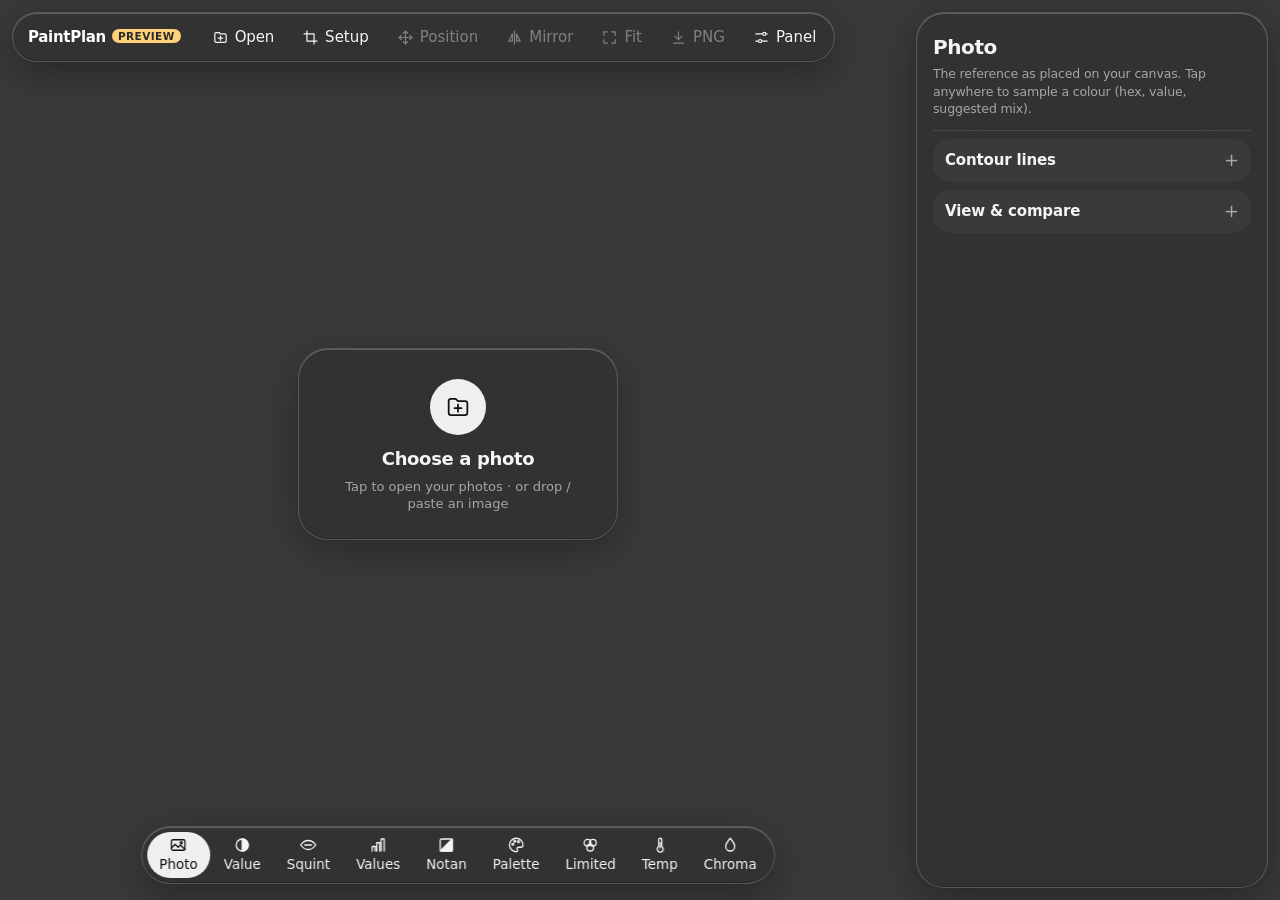
<file: paintplan/preview/index.html>
<!doctype html>
<html lang="en">
<head>
<meta charset="utf-8">
<meta name="viewport" content="width=device-width,initial-scale=1,viewport-fit=cover">
<link rel="manifest" href="manifest.webmanifest">
<link rel="apple-touch-icon" href="apple-touch-icon.png">
<link rel="icon" type="image/png" sizes="192x192" href="icon-192.png">
<meta name="apple-mobile-web-app-capable" content="yes">
<meta name="mobile-web-app-capable" content="yes">
<meta name="apple-mobile-web-app-status-bar-style" content="black-translucent">
<meta name="apple-mobile-web-app-title" content="PaintPlan">
<meta name="theme-color" content="#3a3a3a">
<meta name="paintplan-build" content="preview@443e6627b10d">
<title>PaintPlan · PREVIEW (value-linked colour) — plan &amp; practise paintings from a photo</title>
<style id="base">
/* styles/base.css — structure + component styles shared by every theme.
   Uses design tokens (CSS custom properties) that each theme defines in its theme.css (:root{…}).
   Themes override anything here; keep app-structure rules (positioning that JS relies on) in this file. */
*{box-sizing:border-box}
html,body{margin:0;height:100%;background:var(--bg);color:var(--text);font:14px/1.4 system-ui,-apple-system,"Segoe UI",Roboto,sans-serif;-webkit-text-size-adjust:100%}
#app{display:flex;flex-direction:column;height:100vh;height:100dvh}
header{display:flex;align-items:center;gap:6px;padding:6px 8px;padding-top:max(6px,env(safe-area-inset-top));border-bottom:1px solid var(--line);flex:none;overflow-x:auto;scrollbar-width:none}
header::-webkit-scrollbar{display:none}
.brand{font-weight:600;letter-spacing:.02em;margin-right:4px;white-space:nowrap;color:var(--accent)}
.spacer{flex:1}
button,.btn{font:inherit;color:var(--text);background:var(--btn);border:1px solid #4a4a4a;border-radius:6px;padding:5px 10px;cursor:pointer;white-space:nowrap;min-height:34px;display:inline-flex;align-items:center;justify-content:center;gap:4px;user-select:none;-webkit-user-select:none}
button:hover,.btn:hover{background:var(--btnh)}
button.on,button[aria-pressed=true]{background:#4a4538;border-color:var(--accent);color:#fff}
button:focus-visible,select:focus-visible,input:focus-visible,summary:focus-visible{outline:2px solid var(--accent);outline-offset:1px}
#body{flex:1;display:flex;min-height:0}
#stage{position:relative;flex:1;min-width:0;min-height:0;overflow:hidden}
#view{position:absolute;inset:0;width:100%;height:100%;touch-action:none;display:block;cursor:grab}
#panel{width:350px;flex:none;border-left:1px solid var(--line);background:var(--panel);display:flex;flex-direction:column;min-height:0}
#modes{display:flex;gap:4px;padding:8px;flex:none;border-bottom:1px solid var(--line);flex-wrap:wrap;overflow-x:auto;scrollbar-width:none}
#modes::-webkit-scrollbar{display:none}
#modes button{padding:4px 9px;min-height:32px;font-size:13px}
#panelBody{flex:1;overflow-y:auto;padding:2px 10px 28px;-webkit-overflow-scrolling:touch;overscroll-behavior:contain}
.sec{padding:8px 0 6px;border-bottom:1px solid var(--line)}
.sec h3{margin:2px 0 2px;font-size:15px}
details{border-bottom:1px solid var(--line)}
summary{cursor:pointer;padding:11px 0;font-weight:600;list-style:none;display:flex;justify-content:space-between;align-items:center}
summary::-webkit-details-marker{display:none}
summary::after{content:'+';color:var(--muted);font-weight:400;font-size:18px;line-height:1}
details[open]>summary::after{content:'\2013'}
details>div{padding-bottom:10px}
.row{display:flex;align-items:center;gap:8px;margin:6px 0}
.row>label{flex:0 0 106px;color:var(--muted);font-size:13px}
.row input[type=range]{flex:1;min-width:0;accent-color:var(--accent);height:28px;margin:0}
.row output{flex:0 0 46px;text-align:right;font-variant-numeric:tabular-nums;font-size:12px;color:var(--muted)}
select,input[type=number],input[type=text]{font:inherit;color:var(--text);background:var(--field);border:1px solid #4a4a4a;border-radius:6px;padding:4px 6px;min-height:32px;min-width:0}
input[type=number]{width:74px}
.row select{flex:1}
input[type=color]{width:44px;height:32px;border:1px solid #4a4a4a;border-radius:6px;background:var(--field);padding:2px;flex:none}
.ck{display:flex;align-items:center;gap:8px;margin:5px 0;font-size:14px;cursor:pointer}
.ck input{width:18px;height:18px;margin:0;accent-color:var(--accent);flex:none}
.cks{display:grid;grid-template-columns:1fr 1fr;gap:0 10px}
.btns{display:flex;flex-wrap:wrap;gap:6px;margin:8px 0}
.hint{color:var(--muted);font-size:12.5px;margin:4px 0 6px}
.info{color:var(--muted);font-size:12.5px;background:#252525;border:1px solid var(--line);border-radius:6px;padding:7px 8px;line-height:1.55;margin:8px 0}
.info b{color:var(--text);font-weight:600}
.sub{font-size:12px;color:var(--muted);text-transform:uppercase;letter-spacing:.06em;margin:12px 0 2px}
.strip{display:flex;gap:2px;margin:8px 0 4px}
.step{flex:1 1 0;flex-direction:column;padding:6px 1px;min-width:0;border-radius:4px;border:2px solid transparent;font-size:11px;line-height:1.25;gap:0;min-height:0}
.step b{font-size:13px}
.step small{font-size:10px;opacity:.85}
.step.sel,.sw.sel{border-color:var(--accent)!important}
.sws{display:grid;grid-template-columns:repeat(auto-fill,minmax(94px,1fr));gap:6px;margin:8px 0}
.sw{white-space:normal;flex-direction:column;align-items:stretch;justify-content:flex-start;padding:4px;gap:2px;font-size:11px;text-align:left;border:2px solid transparent;background:#262626;line-height:1.3;min-height:0}
.sw i{display:block;height:32px;border-radius:3px;border:1px solid rgba(255,255,255,.08)}
.sw.wide{grid-column:1/-1;flex-direction:row;align-items:center;gap:8px}
.sw.wide i{width:44px;flex:none}
.pig{display:flex;gap:6px;align-items:center;margin:5px 0}
.pig input[type=text]{flex:1}
.pig button{min-height:32px;padding:2px 9px}
canvas.hist{width:100%;height:100px;display:block;border-radius:4px;margin:4px 0;touch-action:pan-y;cursor:default}
canvas.hist.grab{cursor:ew-resize}
canvas.hist.dragging{cursor:grabbing}
.levels{display:flex;align-items:center;gap:8px;min-height:34px;margin:2px 0}
.levels .hint{flex:1;margin:0}
.levels button{min-height:30px;padding:3px 10px}
.row.dim{opacity:.5}
#posbar{position:absolute;left:8px;right:8px;bottom:8px;background:rgba(34,34,34,.96);border:1px solid var(--accent);border-radius:8px;padding:6px 8px;display:flex;flex-direction:column;gap:2px}
#posbar .pb-row{display:flex;align-items:center;gap:6px;flex-wrap:wrap}
#posbar .pb-row>label{flex:0 0 52px;color:var(--muted);font-size:13px}
#posbar input[type=range]{flex:1;min-width:0;accent-color:var(--accent);height:28px;margin:0}
#posbar output{flex:0 0 52px;text-align:right;font-size:12px;color:var(--muted);font-variant-numeric:tabular-nums}
#posbar .pb-title{font-weight:600;color:var(--accent)}
#posbar .hint{margin:0;flex:1 1 180px}
#posbar .pb-btns button{padding:4px 9px;min-height:32px}
#pick{position:absolute;left:8px;top:8px;width:min(330px,calc(100% - 16px));background:rgba(36,36,36,.96);border:1px solid var(--line);border-radius:8px;padding:8px;font-size:12.5px;display:flex;gap:9px;line-height:1.45}
#pick .pk-sw{flex:none;width:62px;background:#777;border-radius:4px;padding:8px;display:flex;flex-direction:column;gap:6px}
#pick .pk-sw i{display:block;height:38px;border-radius:2px}
#pick .pk-x{position:absolute;right:4px;top:4px;min-height:26px;padding:0 8px;background:transparent;border-color:transparent}
#pick .pk-t{flex:1;min-width:0;padding-right:18px}
#pick b{color:#fff}
#status{position:absolute;right:8px;top:8px;font-size:12px;color:var(--muted);background:rgba(0,0,0,.45);padding:2px 7px;border-radius:4px;pointer-events:none}
#drop{position:absolute;inset:0;display:none;align-items:center;justify-content:center;background:rgba(0,0,0,.55);font-size:18px;border:2px dashed var(--accent);pointer-events:none}
body.dragging #drop{display:flex}
body.nopanel #panel{display:none}
kbd{font:11px ui-monospace,monospace;background:#1d1d1d;border:1px solid #444;border-radius:3px;padding:0 3px}
@media (max-width:760px){
  #body{flex-direction:column}
  #panel{width:auto;border-left:0;border-top:1px solid var(--line);height:47%;flex:none;padding-bottom:env(safe-area-inset-bottom)}
  #modes{flex-wrap:nowrap}
  body.nopanel #panel{display:flex;height:auto}
  body.nopanel #panelBody{display:none}
  .row>label{flex-basis:96px}
  canvas.hist{height:120px}
  header button,header .btn{padding:4px 7px;font-size:13px}
  header{gap:4px}
  .hide-m{display:none}
  body.positioning #panelBody{display:none}
  body.positioning #panel{height:auto}
  #posbar .hint{display:none}
}
#printArea{display:none}
@media print{#app{display:none!important}#printArea{display:block}#printArea img{width:100%;height:auto}@page{margin:10mm}}
[hidden]{display:none!important}
/* PWA / iPhone safe areas */
header{padding-left:max(8px,env(safe-area-inset-left));padding-right:max(8px,env(safe-area-inset-right))}
#panel{padding-right:env(safe-area-inset-right);padding-bottom:env(safe-area-inset-bottom)}
#stage{margin-left:env(safe-area-inset-left)}
@media (max-width:760px){#stage{margin-left:0;margin-right:0}#panelBody{padding-left:max(10px,env(safe-area-inset-left));padding-right:max(10px,env(safe-area-inset-right))}}
/* Empty state overlay (themes without the sample provide #empty) */
#empty{display:none}
/* "Updated — reload" toast (ui/pwa.js) */
#toast{position:fixed;z-index:50;left:50%;transform:translateX(-50%);bottom:max(16px,env(safe-area-inset-bottom));display:flex;align-items:center;gap:8px;padding:6px 6px 6px 14px;background:var(--panel);color:var(--text);border:1px solid var(--line);border-radius:10px;box-shadow:0 6px 24px rgba(0,0,0,.35);font-size:13.5px;max-width:calc(100% - 24px)}
#toast button{min-height:30px;padding:3px 12px}
#toast #toastX{background:transparent;border-color:transparent;padding:3px 8px}
/* Limited palette: paint slots + paint picker (ui/paint-picker.js). Desktop = centred dialog, phones = bottom sheet. */
.pig .pig-name{flex:1;min-width:0;display:flex;flex-direction:column;align-items:flex-start;gap:0;text-align:left;padding:3px 9px;line-height:1.2}
.pig .pig-name b{font-weight:500;color:var(--text);white-space:nowrap;overflow:hidden;text-overflow:ellipsis;max-width:100%}
.pig .pig-name small{font-size:11px;color:var(--muted);white-space:nowrap;overflow:hidden;text-overflow:ellipsis;max-width:100%}
.psheet{position:fixed;inset:0;z-index:60;display:flex;align-items:center;justify-content:center;background:rgba(0,0,0,.45)}
.ps-card{display:flex;flex-direction:column;width:min(440px,calc(100% - 24px));max-height:min(640px,82vh);background:var(--panel);color:var(--text);border:1px solid var(--line);border-radius:12px;box-shadow:0 18px 60px rgba(0,0,0,.5);overflow:hidden}
.ps-grab{display:none}
.ps-hd{display:flex;align-items:center;justify-content:space-between;gap:8px;padding:10px 12px 4px}
.ps-hd button{min-height:32px;padding:3px 12px}
.ps-search{padding:6px 12px 8px;border-bottom:1px solid var(--line)}
.ps-search input{width:100%;box-sizing:border-box;min-height:36px;font-size:15px;padding:6px 10px;background:var(--field);color:var(--text);border:1px solid var(--line);border-radius:8px}
.ps-list{flex:1;min-height:0;overflow-y:auto;-webkit-overflow-scrolling:touch;overscroll-behavior:contain;padding:4px 6px 8px}
.ps-gh{position:sticky;top:-4px;z-index:1;padding:8px 8px 4px;font-size:11px;font-weight:600;letter-spacing:.06em;text-transform:uppercase;color:var(--muted);background:var(--panel)}
.prow{display:flex;align-items:center;gap:10px;width:100%;min-height:40px;padding:4px 8px;margin:0;text-align:left;background:transparent;border:0;border-radius:8px;color:var(--text);cursor:pointer}
.prow:hover,.prow.act{background:var(--btnh)}
.prow.cur{box-shadow:inset 0 0 0 1.5px var(--accent)}
.ps-sw{flex:none;width:28px;height:28px;border-radius:6px;box-shadow:inset 0 0 0 1px rgba(255,255,255,.18),0 0 0 1px rgba(0,0,0,.35)}
.ps-n{flex:1;min-width:0;display:flex;flex-direction:column;line-height:1.25}
.ps-n b{font-weight:500;white-space:nowrap;overflow:hidden;text-overflow:ellipsis}
.ps-n small{font-size:11.5px;color:var(--muted);white-space:nowrap;overflow:hidden;text-overflow:ellipsis}
.ps-op{flex:none;font-size:10.5px;line-height:1;padding:3px 6px;border-radius:999px;border:1px solid var(--line);color:var(--muted);white-space:nowrap}
.ps-op-O{color:var(--text)}
.ps-op-T{border-style:dashed}
.ps-custom{border-bottom:1px solid var(--line);padding-bottom:4px;margin-bottom:2px}
.ps-empty{color:var(--muted);padding:6px 10px;margin:0}
.ps-foot{margin:0;padding:6px 12px 10px;font-size:11px;color:var(--muted);border-top:1px solid var(--line)}
@media (max-width:760px){
  .psheet{align-items:flex-end}
  .ps-card{width:100%;max-height:86vh;height:86vh;border-radius:16px 16px 0 0;border-bottom:0;padding-bottom:env(safe-area-inset-bottom)}
  .ps-grab{display:block;width:38px;height:5px;border-radius:3px;background:var(--line);margin:7px auto 0}
  .ps-hd{padding:6px 14px 2px}.ps-hd b{font-size:16px}.ps-hd button{min-height:44px;padding:4px 16px;font-size:16px}
  .ps-search input{min-height:44px;font-size:16px}
  .prow{min-height:52px;padding:6px 10px}
  .ps-sw{width:34px;height:34px}
  .ps-n b{font-size:16px}.ps-n small{font-size:12.5px}
  .pig .pig-name{min-height:44px}
  .pig input[type=color]{width:44px;height:44px}
  .pig button[data-del]{min-height:44px;min-width:40px}
}
</style>
<style id="theme-preview">
/* themes/liquid-glass/theme.css — iOS 26 "Liquid Glass" look: neutral (untinted) translucent floating toolbar,
   mode dock and panel over the canvas surround. Design tokens in :root, then component + layout overrides on top of
   styles/base.css. The token icon:NAME in double braces is replaced by build.mjs with themes/liquid-glass/icons/<name>.svg as a data URI. */
#modes [data-mode=photo]::before{-webkit-mask-image:url("data:image/svg+xml,%3Csvg xmlns='http://www.w3.org/2000/svg' viewBox='0 0 24 24' fill='none' stroke='black' stroke-width='1.7' stroke-linecap='round' stroke-linejoin='round'%3E%3Crect x='3' y='5' width='18' height='14' rx='2'/%3E%3Cpath d='M3 16l5-5 4 4 3-3 6 6'/%3E%3Ccircle cx='16' cy='9' r='1.5'/%3E%3C/svg%3E");mask-image:url("data:image/svg+xml,%3Csvg xmlns='http://www.w3.org/2000/svg' viewBox='0 0 24 24' fill='none' stroke='black' stroke-width='1.7' stroke-linecap='round' stroke-linejoin='round'%3E%3Crect x='3' y='5' width='18' height='14' rx='2'/%3E%3Cpath d='M3 16l5-5 4 4 3-3 6 6'/%3E%3Ccircle cx='16' cy='9' r='1.5'/%3E%3C/svg%3E")}
#modes [data-mode=gray]::before{-webkit-mask-image:url("data:image/svg+xml,%3Csvg xmlns='http://www.w3.org/2000/svg' viewBox='0 0 24 24' fill='none' stroke='black' stroke-width='1.7' stroke-linecap='round' stroke-linejoin='round'%3E%3Ccircle cx='12' cy='12' r='8'/%3E%3Cpath d='M12 4a8 8 0 0 1 0 16z' fill='black'/%3E%3C/svg%3E");mask-image:url("data:image/svg+xml,%3Csvg xmlns='http://www.w3.org/2000/svg' viewBox='0 0 24 24' fill='none' stroke='black' stroke-width='1.7' stroke-linecap='round' stroke-linejoin='round'%3E%3Ccircle cx='12' cy='12' r='8'/%3E%3Cpath d='M12 4a8 8 0 0 1 0 16z' fill='black'/%3E%3C/svg%3E")}
#modes [data-mode=squint]::before{-webkit-mask-image:url("data:image/svg+xml,%3Csvg xmlns='http://www.w3.org/2000/svg' viewBox='0 0 24 24' fill='none' stroke='black' stroke-width='1.7' stroke-linecap='round' stroke-linejoin='round'%3E%3Cpath d='M2 12s4-6 10-6 10 6 10 6-4 6-10 6S2 12 2 12z'/%3E%3Cpath d='M7.5 12h9'/%3E%3C/svg%3E");mask-image:url("data:image/svg+xml,%3Csvg xmlns='http://www.w3.org/2000/svg' viewBox='0 0 24 24' fill='none' stroke='black' stroke-width='1.7' stroke-linecap='round' stroke-linejoin='round'%3E%3Cpath d='M2 12s4-6 10-6 10 6 10 6-4 6-10 6S2 12 2 12z'/%3E%3Cpath d='M7.5 12h9'/%3E%3C/svg%3E")}
#modes [data-mode=values]::before{-webkit-mask-image:url("data:image/svg+xml,%3Csvg xmlns='http://www.w3.org/2000/svg' viewBox='0 0 24 24' fill='none' stroke='black' stroke-width='1.7' stroke-linecap='round' stroke-linejoin='round'%3E%3Cpath d='M4 20v-6h4v6M10 20V9h4v11M16 20V4h4v16'/%3E%3C/svg%3E");mask-image:url("data:image/svg+xml,%3Csvg xmlns='http://www.w3.org/2000/svg' viewBox='0 0 24 24' fill='none' stroke='black' stroke-width='1.7' stroke-linecap='round' stroke-linejoin='round'%3E%3Cpath d='M4 20v-6h4v6M10 20V9h4v11M16 20V4h4v16'/%3E%3C/svg%3E")}
#modes [data-mode=notan]::before{-webkit-mask-image:url("data:image/svg+xml,%3Csvg xmlns='http://www.w3.org/2000/svg' viewBox='0 0 24 24' fill='none' stroke='black' stroke-width='1.7' stroke-linecap='round' stroke-linejoin='round'%3E%3Crect x='4' y='4' width='16' height='16' rx='2'/%3E%3Cpath d='M4 20L20 4v16z' fill='black'/%3E%3C/svg%3E");mask-image:url("data:image/svg+xml,%3Csvg xmlns='http://www.w3.org/2000/svg' viewBox='0 0 24 24' fill='none' stroke='black' stroke-width='1.7' stroke-linecap='round' stroke-linejoin='round'%3E%3Crect x='4' y='4' width='16' height='16' rx='2'/%3E%3Cpath d='M4 20L20 4v16z' fill='black'/%3E%3C/svg%3E")}
#modes [data-mode=palette]::before{-webkit-mask-image:url("data:image/svg+xml,%3Csvg xmlns='http://www.w3.org/2000/svg' viewBox='0 0 24 24' fill='none' stroke='black' stroke-width='1.7' stroke-linecap='round' stroke-linejoin='round'%3E%3Cpath d='M12 3a9 9 0 1 0 0 18c1.5 0 2-1 2-2s-1-1.5-1-2.5S14 15 15.5 15H18a3 3 0 0 0 3-3c0-5-4-9-9-9z'/%3E%3Ccircle cx='7.5' cy='11' r='1.2'/%3E%3Ccircle cx='10' cy='7' r='1.2'/%3E%3Ccircle cx='15' cy='7.5' r='1.2'/%3E%3C/svg%3E");mask-image:url("data:image/svg+xml,%3Csvg xmlns='http://www.w3.org/2000/svg' viewBox='0 0 24 24' fill='none' stroke='black' stroke-width='1.7' stroke-linecap='round' stroke-linejoin='round'%3E%3Cpath d='M12 3a9 9 0 1 0 0 18c1.5 0 2-1 2-2s-1-1.5-1-2.5S14 15 15.5 15H18a3 3 0 0 0 3-3c0-5-4-9-9-9z'/%3E%3Ccircle cx='7.5' cy='11' r='1.2'/%3E%3Ccircle cx='10' cy='7' r='1.2'/%3E%3Ccircle cx='15' cy='7.5' r='1.2'/%3E%3C/svg%3E")}
#modes [data-mode=remap]::before{-webkit-mask-image:url("data:image/svg+xml,%3Csvg xmlns='http://www.w3.org/2000/svg' viewBox='0 0 24 24' fill='none' stroke='black' stroke-width='1.7' stroke-linecap='round' stroke-linejoin='round'%3E%3Ccircle cx='8.5' cy='9' r='4.5'/%3E%3Ccircle cx='15.5' cy='9' r='4.5'/%3E%3Ccircle cx='12' cy='15.5' r='4.5'/%3E%3C/svg%3E");mask-image:url("data:image/svg+xml,%3Csvg xmlns='http://www.w3.org/2000/svg' viewBox='0 0 24 24' fill='none' stroke='black' stroke-width='1.7' stroke-linecap='round' stroke-linejoin='round'%3E%3Ccircle cx='8.5' cy='9' r='4.5'/%3E%3Ccircle cx='15.5' cy='9' r='4.5'/%3E%3Ccircle cx='12' cy='15.5' r='4.5'/%3E%3C/svg%3E")}
#modes [data-mode=temp]::before{-webkit-mask-image:url("data:image/svg+xml,%3Csvg xmlns='http://www.w3.org/2000/svg' viewBox='0 0 24 24' fill='none' stroke='black' stroke-width='1.7' stroke-linecap='round' stroke-linejoin='round'%3E%3Cpath d='M10 14V5a2 2 0 0 1 4 0v9a4 4 0 1 1-4 0z'/%3E%3Cpath d='M12 9v7'/%3E%3C/svg%3E");mask-image:url("data:image/svg+xml,%3Csvg xmlns='http://www.w3.org/2000/svg' viewBox='0 0 24 24' fill='none' stroke='black' stroke-width='1.7' stroke-linecap='round' stroke-linejoin='round'%3E%3Cpath d='M10 14V5a2 2 0 0 1 4 0v9a4 4 0 1 1-4 0z'/%3E%3Cpath d='M12 9v7'/%3E%3C/svg%3E")}
#modes [data-mode=chroma]::before{-webkit-mask-image:url("data:image/svg+xml,%3Csvg xmlns='http://www.w3.org/2000/svg' viewBox='0 0 24 24' fill='none' stroke='black' stroke-width='1.7' stroke-linecap='round' stroke-linejoin='round'%3E%3Cpath d='M12 3s6 7 6 11a6 6 0 0 1-12 0c0-4 6-11 6-11z'/%3E%3C/svg%3E");mask-image:url("data:image/svg+xml,%3Csvg xmlns='http://www.w3.org/2000/svg' viewBox='0 0 24 24' fill='none' stroke='black' stroke-width='1.7' stroke-linecap='round' stroke-linejoin='round'%3E%3Cpath d='M12 3s6 7 6 11a6 6 0 0 1-12 0c0-4 6-11 6-11z'/%3E%3C/svg%3E")}
header label.btn::before{-webkit-mask-image:url("data:image/svg+xml,%3Csvg xmlns='http://www.w3.org/2000/svg' viewBox='0 0 24 24' fill='none' stroke='black' stroke-width='1.7' stroke-linecap='round' stroke-linejoin='round'%3E%3Cpath d='M4 7a2 2 0 0 1 2-2h4l2 2h6a2 2 0 0 1 2 2v8a2 2 0 0 1-2 2H6a2 2 0 0 1-2-2z'/%3E%3Cpath d='M12 10v6M9 13h6'/%3E%3C/svg%3E");mask-image:url("data:image/svg+xml,%3Csvg xmlns='http://www.w3.org/2000/svg' viewBox='0 0 24 24' fill='none' stroke='black' stroke-width='1.7' stroke-linecap='round' stroke-linejoin='round'%3E%3Cpath d='M4 7a2 2 0 0 1 2-2h4l2 2h6a2 2 0 0 1 2 2v8a2 2 0 0 1-2 2H6a2 2 0 0 1-2-2z'/%3E%3Cpath d='M12 10v6M9 13h6'/%3E%3C/svg%3E")}
#bPos::before{-webkit-mask-image:url("data:image/svg+xml,%3Csvg xmlns='http://www.w3.org/2000/svg' viewBox='0 0 24 24' fill='none' stroke='black' stroke-width='1.7' stroke-linecap='round' stroke-linejoin='round'%3E%3Cpath d='M12 3v18M3 12h18M9 6l3-3 3 3M9 18l3 3 3-3M6 9l-3 3 3 3M18 9l3 3-3 3'/%3E%3C/svg%3E");mask-image:url("data:image/svg+xml,%3Csvg xmlns='http://www.w3.org/2000/svg' viewBox='0 0 24 24' fill='none' stroke='black' stroke-width='1.7' stroke-linecap='round' stroke-linejoin='round'%3E%3Cpath d='M12 3v18M3 12h18M9 6l3-3 3 3M9 18l3 3 3-3M6 9l-3 3 3 3M18 9l3 3-3 3'/%3E%3C/svg%3E")}
#bMirror::before{-webkit-mask-image:url("data:image/svg+xml,%3Csvg xmlns='http://www.w3.org/2000/svg' viewBox='0 0 24 24' fill='none' stroke='black' stroke-width='1.7' stroke-linecap='round' stroke-linejoin='round'%3E%3Cpath d='M12 3v18'/%3E%3Cpath d='M9 7L4 17h5zM15 7l5 10h-5z'/%3E%3C/svg%3E");mask-image:url("data:image/svg+xml,%3Csvg xmlns='http://www.w3.org/2000/svg' viewBox='0 0 24 24' fill='none' stroke='black' stroke-width='1.7' stroke-linecap='round' stroke-linejoin='round'%3E%3Cpath d='M12 3v18'/%3E%3Cpath d='M9 7L4 17h5zM15 7l5 10h-5z'/%3E%3C/svg%3E")}
#bFit::before{-webkit-mask-image:url("data:image/svg+xml,%3Csvg xmlns='http://www.w3.org/2000/svg' viewBox='0 0 24 24' fill='none' stroke='black' stroke-width='1.7' stroke-linecap='round' stroke-linejoin='round'%3E%3Cpath d='M4 9V4h5M15 4h5v5M20 15v5h-5M9 20H4v-5'/%3E%3C/svg%3E");mask-image:url("data:image/svg+xml,%3Csvg xmlns='http://www.w3.org/2000/svg' viewBox='0 0 24 24' fill='none' stroke='black' stroke-width='1.7' stroke-linecap='round' stroke-linejoin='round'%3E%3Cpath d='M4 9V4h5M15 4h5v5M20 15v5h-5M9 20H4v-5'/%3E%3C/svg%3E")}
#bPng::before{-webkit-mask-image:url("data:image/svg+xml,%3Csvg xmlns='http://www.w3.org/2000/svg' viewBox='0 0 24 24' fill='none' stroke='black' stroke-width='1.7' stroke-linecap='round' stroke-linejoin='round'%3E%3Cpath d='M12 4v11M7 10l5 5 5-5M5 20h14'/%3E%3C/svg%3E");mask-image:url("data:image/svg+xml,%3Csvg xmlns='http://www.w3.org/2000/svg' viewBox='0 0 24 24' fill='none' stroke='black' stroke-width='1.7' stroke-linecap='round' stroke-linejoin='round'%3E%3Cpath d='M12 4v11M7 10l5 5 5-5M5 20h14'/%3E%3C/svg%3E")}
#bPanel::before{-webkit-mask-image:url("data:image/svg+xml,%3Csvg xmlns='http://www.w3.org/2000/svg' viewBox='0 0 24 24' fill='none' stroke='black' stroke-width='1.7' stroke-linecap='round' stroke-linejoin='round'%3E%3Cpath d='M4 7h9M19 7h1M4 17h3M13 17h7'/%3E%3Ccircle cx='16' cy='7' r='2.2'/%3E%3Ccircle cx='10' cy='17' r='2.2'/%3E%3C/svg%3E");mask-image:url("data:image/svg+xml,%3Csvg xmlns='http://www.w3.org/2000/svg' viewBox='0 0 24 24' fill='none' stroke='black' stroke-width='1.7' stroke-linecap='round' stroke-linejoin='round'%3E%3Cpath d='M4 7h9M19 7h1M4 17h3M13 17h7'/%3E%3Ccircle cx='16' cy='7' r='2.2'/%3E%3Ccircle cx='10' cy='17' r='2.2'/%3E%3C/svg%3E")}
header button::before,header label.btn::before,#modes button::before{content:'';display:block;flex:none;width:var(--ico,18px);height:var(--ico,18px);background:currentColor;-webkit-mask-repeat:no-repeat;mask-repeat:no-repeat;-webkit-mask-position:center;mask-position:center;-webkit-mask-size:contain;mask-size:contain}

:root{--bg:#242424;--panel:#2c2c2c;--text:#f5f5f7;--muted:rgba(235,235,245,.62);--accent:#ffffff;--line:rgba(255,255,255,.10);--glass:rgba(44,44,46,.52);--glass2:rgba(70,70,74,.38);--edge:rgba(255,255,255,.18);--hi:inset 0 1px 0 rgba(255,255,255,.22),inset 0 -1px 0 rgba(0,0,0,.25);--btn:transparent;--btnh:rgba(255,255,255,.10);--field:rgba(0,0,0,.28)}
html,body,#app{background:var(--stage,#3a3a3a);font:15px/1.4 -apple-system,"SF Pro Text","Inter",system-ui,sans-serif;letter-spacing:-.01em}
#app{position:relative;overflow:hidden}
#body{position:absolute;inset:0;display:block}
#stage{position:absolute;margin:0!important;top:72px;bottom:84px;left:12px;right:376px;overflow:visible}
body.nopanel #stage{right:12px}
.glass,header,#panel,#modes,#posbar,#pick{background:var(--glass);-webkit-backdrop-filter:blur(30px) saturate(1.5);backdrop-filter:blur(30px) saturate(1.5);border:1px solid var(--edge)!important;box-shadow:0 10px 40px rgba(0,0,0,.35),var(--hi)}
header{position:absolute;z-index:6;top:max(12px,env(safe-area-inset-top));left:12px;right:auto;border-radius:999px;padding:5px!important;gap:2px;overflow:visible}
header .brand{padding:0 12px 0 10px;color:#fff;font-weight:600;letter-spacing:-.02em}
header .spacer{display:none}
button,.btn{background:transparent;border:0;border-radius:999px;min-height:38px;padding:6px 13px;font-weight:500;color:var(--text)}
button:hover,.btn:hover{background:var(--btnh)}
button.on,button[aria-pressed=true]{background:rgba(255,255,255,.92);color:#111;border:0}
header button::before,header label.btn::before{margin-right:2px;--ico:17px}
#panel{position:absolute;z-index:5;top:12px;right:12px;bottom:12px;width:352px;border-radius:28px;overflow:hidden;padding:0!important}
#panelBody{padding:10px 16px 28px}
#modes{position:absolute;z-index:6;bottom:max(16px,env(safe-area-inset-bottom));left:calc((100% - 364px)/2);transform:translateX(-50%);border-radius:999px;padding:5px;gap:2px;flex-wrap:nowrap;max-width:calc(100% - 400px)}
body.nopanel #modes{left:50%;max-width:calc(100% - 24px)}
#modes button{min-height:38px;padding:4px 12px;font-size:13.5px;flex-direction:column;gap:1px}
#modes button::before{--ico:18px}
.sec,details{border-bottom:1px solid var(--line)}
summary{font-weight:600;font-size:15px}
.sec h3{font-size:20px;letter-spacing:-.02em}
details{background:rgba(255,255,255,.04);border:0!important;border-radius:18px;margin:8px 0;padding:0 12px}
.row>label{color:var(--muted)}
select,input[type=number],input[type=text]{background:var(--field);border:1px solid rgba(255,255,255,.08);border-radius:12px;color:#fff}
input[type=color]{border-radius:12px;background:var(--field);border-color:rgba(255,255,255,.08)}
.row input[type=range],#posbar input[type=range]{accent-color:#fff}
.ck input{accent-color:#fff}
.info{background:rgba(0,0,0,.22);border:0;border-radius:14px}
.sw{background:rgba(0,0,0,.22);border-radius:14px}
.sw i,.step{border-radius:10px}
.btns button,.btns .btn,.pig button,#posbar .pb-btns button{background:rgba(255,255,255,.10)}
#posbar .pb-btns button.on{background:rgba(255,255,255,.92);color:#111}
#posbar{left:0;right:0;bottom:0;border-radius:24px;padding:10px 14px}
#posbar .pb-title{color:#fff}
#pick{top:0;left:0;border-radius:20px}
#status{border-radius:999px;background:var(--glass);-webkit-backdrop-filter:blur(20px);backdrop-filter:blur(20px)}
kbd{background:rgba(0,0,0,.3);border-color:rgba(255,255,255,.15)}
@media (max-width:760px){
  header{left:10px;right:10px;justify-content:space-between}
  header button,header .btn{font-size:0!important;padding:0!important;width:42px;min-height:40px}
  header button::before,header label.btn::before{--ico:20px;margin:0}
  #stage{top:calc(max(12px,env(safe-area-inset-top)) + 58px);left:0;right:0;bottom:calc(44% + 70px)}
  #panel{top:auto;left:8px;right:8px;bottom:max(8px,env(safe-area-inset-bottom));width:auto;height:44%;border-radius:30px}
  #panel::before{content:'';display:block;width:38px;height:5px;border-radius:3px;background:rgba(255,255,255,.35);margin:8px auto 0}
  #modes{left:10px;right:10px;transform:none;max-width:none;bottom:calc(44% + 16px);overflow-x:auto;justify-content:flex-start}
  #modes button{flex:none;font-size:11px;padding:3px 10px;min-height:44px}
  body.nopanel #panel,body.positioning #panel{display:none!important}
  body.nopanel #modes{bottom:max(14px,env(safe-area-inset-bottom));left:10px}
  body.nopanel #stage{bottom:84px}
  body.positioning #modes{top:calc(max(12px,env(safe-area-inset-top)) + 58px);bottom:auto}
  body.positioning #stage{top:calc(max(12px,env(safe-area-inset-top)) + 112px);bottom:max(8px,env(safe-area-inset-bottom))}
  #posbar{left:8px;right:8px;bottom:0}
  #pick{top:4px;left:10px}
}
/* ---- v2: Setup toggle ---- */
#bSetup::before{-webkit-mask-image:url("data:image/svg+xml,%3Csvg xmlns='http://www.w3.org/2000/svg' viewBox='0 0 24 24' fill='none' stroke='black' stroke-width='1.7' stroke-linecap='round' stroke-linejoin='round'%3E%3Cpath d='M7 3v14h14'/%3E%3Cpath d='M3 7h14v14'/%3E%3C/svg%3E");mask-image:url("data:image/svg+xml,%3Csvg xmlns='http://www.w3.org/2000/svg' viewBox='0 0 24 24' fill='none' stroke='black' stroke-width='1.7' stroke-linecap='round' stroke-linejoin='round'%3E%3Cpath d='M7 3v14h14'/%3E%3Cpath d='M3 7h14v14'/%3E%3C/svg%3E")}
/* which sections belong to Setup: theme.json → setup.sections / setup.hide (build.mjs appends the show/hide CSS) */
#secSetup .su-head{display:flex;align-items:center;justify-content:space-between;gap:8px}
#secSetup .su-head button{min-height:32px;padding:4px 16px}
body.setup #modes button.on{background:rgba(255,255,255,.16);color:#fff}
/* ---- v2: empty state (no sample image) ---- */
#empty{display:none}
body.noimg #empty{position:absolute;inset:0;z-index:2;display:flex;align-items:center;justify-content:center;background:transparent!important;border:0;border-radius:0;padding:16px;color:var(--text);cursor:pointer;-webkit-tap-highlight-color:transparent}
#empty .em-card{white-space:normal;line-height:1.35;display:flex;flex-direction:column;align-items:center;gap:6px;text-align:center;max-width:320px;padding:30px 30px 26px;border-radius:30px;background:var(--glass);-webkit-backdrop-filter:blur(30px) saturate(1.5);backdrop-filter:blur(30px) saturate(1.5);border:1px solid var(--edge);box-shadow:0 10px 40px rgba(0,0,0,.3),var(--hi);transition:transform .15s}
#empty:hover .em-card,#empty:focus-visible .em-card{transform:scale(1.02)}
#empty:active .em-card{transform:scale(.98)}
#empty .em-ico{width:56px;height:56px;border-radius:50%;background:rgba(255,255,255,.92);position:relative;margin-bottom:6px}
#empty .em-ico::after{content:'';position:absolute;inset:14px;background:#111;-webkit-mask:url("data:image/svg+xml,%3Csvg xmlns='http://www.w3.org/2000/svg' viewBox='0 0 24 24' fill='none' stroke='black' stroke-width='1.5' stroke-linecap='round' stroke-linejoin='round'%3E%3Cpath d='M4 7a2 2 0 0 1 2-2h4l2 2h6a2 2 0 0 1 2 2v8a2 2 0 0 1-2 2H6a2 2 0 0 1-2-2z'/%3E%3Cpath d='M12 10v6M9 13h6'/%3E%3C/svg%3E") center/contain no-repeat;mask:url("data:image/svg+xml,%3Csvg xmlns='http://www.w3.org/2000/svg' viewBox='0 0 24 24' fill='none' stroke='black' stroke-width='1.5' stroke-linecap='round' stroke-linejoin='round'%3E%3Cpath d='M4 7a2 2 0 0 1 2-2h4l2 2h6a2 2 0 0 1 2 2v8a2 2 0 0 1-2 2H6a2 2 0 0 1-2-2z'/%3E%3Cpath d='M12 10v6M9 13h6'/%3E%3C/svg%3E") center/contain no-repeat}
#empty b{font-size:18px;font-weight:600;letter-spacing:-.02em}
#empty .em-sub{font-size:13px;color:var(--muted);font-weight:400}
body.noimg #bPos,body.noimg #bMirror,body.noimg #bFit,body.noimg #bPng{opacity:.4}

/* "Updated — reload" toast */
#toast{background:var(--glass);-webkit-backdrop-filter:blur(30px) saturate(1.5);backdrop-filter:blur(30px) saturate(1.5);border:1px solid var(--edge);border-radius:999px;box-shadow:0 10px 40px rgba(0,0,0,.35),var(--hi);padding:5px 5px 5px 16px;top:max(70px,calc(env(safe-area-inset-top) + 64px));bottom:auto}
/* Paint picker (ui/paint-picker.js) in glass */
.psheet{background:rgba(0,0,0,.28)}
.ps-card{background:rgba(40,40,42,.84);-webkit-backdrop-filter:blur(40px) saturate(1.6);backdrop-filter:blur(40px) saturate(1.6);border:1px solid var(--edge);border-radius:26px;box-shadow:0 18px 60px rgba(0,0,0,.45),var(--hi)}
.ps-gh{background:rgba(38,38,40,.92);border-radius:10px}
.ps-search input{border-radius:12px;background:rgba(118,118,128,.24);border-color:transparent}
.ps-hd button{border-radius:999px;background:rgba(255,255,255,.14)}
.prow{border-radius:14px}
.ps-search,.ps-custom,.ps-foot{border-color:var(--line)}
@media (max-width:760px){.ps-card{border-radius:30px 30px 0 0;border-bottom:0}.ps-grab{background:rgba(255,255,255,.35)}}

/* themes/preview/theme.css — appended to the base theme's CSS (theme.json "extends"): marks the build as a preview. */
header .brand::after{content:'preview';margin-left:6px;padding:1px 6px;border-radius:999px;font-size:10.5px;font-weight:600;letter-spacing:.04em;text-transform:uppercase;vertical-align:2px;background:#ffd27a;color:#2a2a2a}
/* Setup sections (generated from theme.json → runtime.setup) */
body:not(.setup) #secSetup,body:not(.setup) #dCanvas,body:not(.setup) #dComp,body:not(.setup) #dGrid,body:not(.setup) #dExport,body:not(.setup) #dTips{display:none!important}
body.setup #secMode,body.setup #dLines,body.setup #dView{display:none!important}
</style>
</head>
<body class="noimg">
<div id="app">
<header>
  <span class="brand hide-m">PaintPlan</span>
  <label class="btn" title="Open a photo (or drop / paste one)">Open<input type="file" id="file" accept="image/*" hidden></label>
  <button id="bSetup" aria-pressed="false" title="Setup: canvas size, photo placement &amp; composition guides">Setup</button>
  <button id="bPos" title="Position the image behind the canvas (P)">Position</button>
  <button id="bMirror" aria-pressed="false" title="Mirror view (M)">Mirror</button>
  <button id="bFit" class="hide-m" title="Reset zoom (double-tap also works)">Fit</button>
  <span class="spacer"></span>
  <button id="bPng" title="Download current view as PNG">PNG</button>
  <button id="bPanel" title="Show / hide controls">Panel</button>
</header>
<div id="body">
  <div id="stage">
    <canvas id="view" aria-label="Reference view"></canvas>
    <div id="drop">Drop the photo here</div>
    <button id="empty" type="button" aria-label="Choose a photo"><span class="em-card"><span class="em-ico"></span><b>Choose a photo</b><span class="em-sub">Tap to open your photos · or drop / paste an image</span></span></button>
    <div id="status" hidden></div>
    <div id="pick" hidden></div>
    <div id="posbar" hidden>
      <div class="pb-row"><span class="pb-title">Position image</span><span class="hint">Drag to move · pinch to scale &amp; rotate · scroll to scale (Shift+scroll rotates)</span></div>
      <div class="pb-row"><label for="posScale">Scale</label><input type="range" id="posScale" min="-2" max="4" step="0.005"><output id="oPosScale"></output></div>
      <div class="pb-row"><label for="posRot">Rotate</label><input type="range" id="posRot" min="-45" max="45" step="0.1"><output id="oPosRot"></output></div>
      <div class="pb-row pb-btns"><button id="pFill" title="Scale so the image covers the whole canvas">Fill</button><button id="pFit" title="Show the whole image inside the canvas">Fit</button><button id="pCenter">Centre</button><button id="pRotL" title="Rotate 90° left">&#x27F2; 90°</button><button id="pRotR" title="Rotate 90° right">&#x27F3; 90°</button><button id="pFlipH" title="Flip left/right">Flip &#x2194;</button><button id="pFlipV" title="Flip up/down">Flip &#x2195;</button><span class="spacer"></span><button id="pDone" class="on">Done</button></div>
    </div>
  </div>
  <aside id="panel">
    <div id="panelBody"></div>
  </aside>
</div>
<nav id="modes" aria-label="View mode"></nav>
</div>
<div id="printArea"><img id="printImg" alt="Grid reference"></div>
<script>
'use strict';
/* PaintPlan · theme "preview" · build 443e6627b10d — generated by build.mjs from src/ (edit the source, not this file) */
const THEME={"id":"preview","build":"443e6627b10d","sample":false,"setup":{"title":"Setup","hint":"Canvas size, photo placement and composition guides. Guides you turn on stay on the canvas after you close Setup.","sections":["dCanvas","dComp","dGrid","dExport","dTips"],"hide":["secMode","dLines","dView"],"open":["dCanvas","dComp"]},"storage":"paintplan-preview"};
/* ===== Image engine: pure functions, runs in a Web Worker (or on the main thread as fallback) ===== */
function ENGINE(){
  /* worker/engine/color.js — Colour science: sRGB <-> linear, CIE L*, OKLab, gray LUTs. (fragment: concatenated inside function ENGINE(){…} by build.mjs) */
  const S2L=new Float32Array(256);
  for(let i=0;i<256;i++){const c=i/255;S2L[i]=c<=0.04045?c/12.92:Math.pow((c+0.055)/1.055,2.4);}
  const L2S=new Uint8Array(4097);
  for(let i=0;i<=4096;i++){const v=i/4096;L2S[i]=Math.round(255*(v<=0.0031308?12.92*v:1.055*Math.pow(v,1/2.4)-0.055));}
  const l2s=v=>L2S[v<=0?0:v>=1?4096:(v*4096+0.5)|0];
  function toLab(r,g,b,o){
    const l=0.4122214708*r+0.5363325363*g+0.0514459929*b,m=0.2119034982*r+0.6806995451*g+0.1073969566*b,s=0.0883024619*r+0.2817188376*g+0.6299787005*b;
    const l_=Math.cbrt(l),m_=Math.cbrt(m),s_=Math.cbrt(s);
    o[0]=0.2104542553*l_+0.7936177850*m_-0.0040720468*s_;
    o[1]=1.9779984951*l_-2.4285922050*m_+0.4505937099*s_;
    o[2]=0.0259040371*l_+0.7827717662*m_-0.8086757660*s_;return o;
  }
  function fromLab(L,a,b,o){
    const l_=L+0.3963377774*a+0.2158037573*b,m_=L-0.1055613458*a-0.0638541728*b,s_=L-0.0894841775*a-1.2914855480*b;
    const l=l_*l_*l_,m=m_*m_*m_,s=s_*s_*s_;
    o[0]=4.0767416621*l-3.3077115913*m+0.2309699292*s;
    o[1]=-1.2684380046*l+2.6097574011*m-0.3413193965*s;
    o[2]=-0.0041960863*l-0.7034186147*m+1.7076147010*s;return o;
  }
  const Lstar=Y=>Y>0.008856?116*Math.cbrt(Y)-16:903.3*Y;
  const YofL=L=>L>8?Math.pow((L+16)/116,3):L/903.3;
  const GRAY=new Uint8Array(1001);for(let i=0;i<=1000;i++)GRAY[i]=l2s(YofL(i/10));
  const grayOfL=L=>GRAY[L<=0?0:L>=100?1000:(L*10+0.5)|0];
  const hexLin=h=>{const v=parseInt(h.slice(1),16);return[S2L[v>>16&255],S2L[v>>8&255],S2L[v&255]];};
  /* worker/engine/image-cache.js — Current working image (planes) + per-image memo cache; setImage(). (fragment: concatenated inside function ENGINE(){…} by build.mjs) */
  let img=null;
  function cached(key,fn){let v=img.cache.get(key);if(v===undefined){if(img.cache.size>40)img.cache.clear();v=fn();img.cache.set(key,v);}return v;}

  function setImage(m){
    const w=m.w,h=m.h,n=w*h,rgba=new Uint8ClampedArray(m.data);
    const L=new Float32Array(n),A=new Float32Array(n),B=new Float32Array(n),C=new Float32Array(n),o=[0,0,0];
    for(let i=0,j=0;i<n;i++,j+=4){
      const r=S2L[rgba[j]],g=S2L[rgba[j+1]],b=S2L[rgba[j+2]];
      L[i]=Lstar(0.2126*r+0.7152*g+0.0722*b);
      toLab(r,g,b,o);A[i]=o[0];B[i]=o[1];C[i]=o[2];
    }
    img={id:m.id,w,h,rgba,L,oL:A,oA:B,oB:C,cache:new Map()};
  }
  /* worker/engine/filters.js — Blur (3-pass box ~ gaussian) and majority/mode filter for label maps. (fragment: concatenated inside function ENGINE(){…} by build.mjs) */
  /* --- blur: 3-pass box blur ≈ gaussian --- */
  function boxH(s,d,w,h,r){const k=1/(2*r+1);for(let y=0;y<h;y++){const o=y*w;let acc=0;for(let i=-r;i<=r;i++)acc+=s[o+(i<0?0:i>=w?w-1:i)];for(let x=0;x<w;x++){d[o+x]=acc*k;const xa=x+r+1,xr=x-r;acc+=s[o+(xa>=w?w-1:xa)]-s[o+(xr<0?0:xr)];}}}
  function boxV(s,d,w,h,r){const k=1/(2*r+1);for(let x=0;x<w;x++){let acc=0;for(let i=-r;i<=r;i++)acc+=s[(i<0?0:i>=h?h-1:i)*w+x];for(let y=0;y<h;y++){d[y*w+x]=acc*k;const ya=y+r+1,yr=y-r;acc+=s[(ya>=h?h-1:ya)*w+x]-s[(yr<0?0:yr)*w+x];}}}
  function blur1(src,w,h,sigma){
    if(!(sigma>0.35))return src;
    const r=Math.max(1,Math.round((Math.sqrt(4*sigma*sigma+1)-1)/2));
    const a=new Float32Array(src),b=new Float32Array(src.length);
    for(let p=0;p<3;p++){boxH(a,b,w,h,r);boxV(b,a,w,h,r);}
    return a;
  }
  const scl=()=>Math.max(img.w,img.h)/1000;
  const Lb=s=>s>0?cached('L'+s,()=>blur1(img.L,img.w,img.h,s*scl())):img.L;
  const labB=s=>s>0?cached('lab'+s,()=>[blur1(img.oL,img.w,img.h,s*scl()),blur1(img.oA,img.w,img.h,s*scl()),blur1(img.oB,img.w,img.h,s*scl())]):[img.oL,img.oA,img.oB];
  function rgbB(sigpx){
    const base=cached('rgb0',()=>{const n=img.w*img.h,R=new Float32Array(n),G=new Float32Array(n),B=new Float32Array(n);for(let i=0,j=0;i<n;i++,j+=4){R[i]=img.rgba[j];G[i]=img.rgba[j+1];B[i]=img.rgba[j+2];}return[R,G,B];});
    if(!(sigpx>0.35))return base;
    return cached('rgb'+sigpx,()=>base.map(c=>blur1(c,img.w,img.h,sigpx)));
  }

  /* --- majority (mode) filter on small label maps: removes speckles, simplifies shapes --- */
  function modeFilter(lab,w,h,K,r,iters){
    let src=lab,dst=new Uint8Array(lab.length);const hist=new Int32Array(K);
    for(let it=0;it<iters;it++){
      for(let y=0;y<h;y++){
        hist.fill(0);const y0=Math.max(0,y-r),y1=Math.min(h-1,y+r);
        for(let x=0;x<=r&&x<w;x++)for(let yy=y0;yy<=y1;yy++)hist[src[yy*w+x]]++;
        for(let x=0;x<w;x++){
          const i=y*w+x;let best=src[i],bc=hist[best];
          for(let k=0;k<K;k++)if(hist[k]>bc){bc=hist[k];best=k;}
          dst[i]=best;
          const xo=x-r,xi=x+r+1;
          if(xo>=0)for(let yy=y0;yy<=y1;yy++)hist[src[yy*w+xo]]--;
          if(xi<w)for(let yy=y0;yy<=y1;yy++)hist[src[yy*w+xi]]++;
        }
      }
      const t=src;src=dst;dst=t===lab?new Uint8Array(lab.length):t;
    }
    return src;
  }
  /* worker/engine/values.js — Value study: posterised CIE L* steps + histogram. (fragment: concatenated inside function ENGINE(){…} by build.mjs) */
  /* --- value study (posterised CIE L*) --- */
  function valueSteps(p){
    return cached('vs'+JSON.stringify(p),()=>{
      const {w,h}=img,n=w*h,N=Math.max(1,p.steps|0),b=p.black,wl=Math.max(p.white,b+1);
      const m=Math.min(Math.max(p.mid,b+0.5),wl-0.5),g=Math.log(0.5)/Math.log((m-b)/(wl-b));
      const L=Lb(p.blur),lut=new Uint8Array(1001);
      // custom step boundaries (dragged on the histogram): N-1 ascending L* cuts replace the black/mid/white curve
      const cuts=Array.isArray(p.cuts)&&p.cuts.length===N-1&&p.cuts.every((c,i)=>isFinite(c)&&(i===0||c>p.cuts[i-1]))?p.cuts:null;
      if(cuts)for(let i=0;i<=1000;i++){const v=i/10;let s=0;while(s<N-1&&v>=cuts[s])s++;lut[i]=s;}
      else for(let i=0;i<=1000;i++){let t=(i/10-b)/(wl-b);t=t<0?0:t>1?1:t;t=Math.pow(t,g);let s=Math.floor(t*N);if(s>=N)s=N-1;lut[i]=s;}
      let lab=new Uint8Array(n);
      for(let i=0;i<n;i++){const v=L[i];lab[i]=lut[v<=0?0:v>=100?1000:(v*10+0.5)|0];}
      if(p.smooth>0&&!p.live)lab=modeFilter(lab,w,h,N,Math.max(1,Math.round(p.smooth*scl()*1.5)),2);
      const counts=new Array(N).fill(0);for(let i=0;i<n;i++)counts[lab[i]]++;
      const bounds=cuts?[0,...cuts,100]:[];if(!cuts)for(let i=0;i<=N;i++)bounds.push(b+(wl-b)*Math.pow(i/N,1/g));
      const outL=[];for(let i=0;i<N;i++)outL.push(N>1?i/(N-1)*100:50);
      return {lab,N,counts:counts.map(c=>c/n),bounds,outL};
    });
  }
  function histL(){return cached('hist',()=>{const h=new Array(101).fill(0),n=img.L.length;for(let i=0;i<n;i++)h[Math.max(0,Math.min(100,Math.round(img.L[i])))]++;return h.map(v=>v/n);});}
  /* worker/engine/palette.js — k-means palette extraction in OKLab + palette label maps. (fragment: concatenated inside function ENGINE(){…} by build.mjs) */
  /* --- k-means palette in OKLab --- */
  function kmeans(k,blur){
    return cached('km'+k+'_'+blur,()=>{
      const [A,B,C]=labB(blur),n=img.w*img.h,ns=Math.min(n,40000),step=n/ns;
      let seed=1234567;const rnd=()=>((seed=(Math.imul(seed,1664525)+1013904223)>>>0)/4294967296);
      const X=new Float32Array(ns*3);
      for(let s=0;s<ns;s++){const i=Math.min(n-1,(s*step+rnd()*step)|0);X[3*s]=A[i];X[3*s+1]=B[i];X[3*s+2]=C[i];}
      const cent=new Float32Array(k*3),d2=new Float32Array(ns).fill(1e9);
      let f=(rnd()*ns)|0;cent[0]=X[3*f];cent[1]=X[3*f+1];cent[2]=X[3*f+2];
      for(let c=1;c<=k;c++){
        const cx=cent[3*(c-1)],cy=cent[3*(c-1)+1],cz=cent[3*(c-1)+2];let sum=0;
        for(let s=0;s<ns;s++){const dx=X[3*s]-cx,dy=X[3*s+1]-cy,dz=X[3*s+2]-cz,d=dx*dx+dy*dy+dz*dz;if(d<d2[s])d2[s]=d;sum+=d2[s];}
        if(c===k)break;
        let r=rnd()*sum,pick=ns-1;for(let s=0;s<ns;s++){r-=d2[s];if(r<=0){pick=s;break;}}
        cent[3*c]=X[3*pick];cent[3*c+1]=X[3*pick+1];cent[3*c+2]=X[3*pick+2];
      }
      const asg=new Uint8Array(ns).fill(255),dist=new Float32Array(ns);
      for(let it=0;it<40;it++){
        let changed=0;const sums=new Float64Array(k*3),cnt=new Float64Array(k);
        for(let s=0;s<ns;s++){
          let best=0,bd=1e9;const x=X[3*s],y=X[3*s+1],z=X[3*s+2];
          for(let c=0;c<k;c++){const dx=x-cent[3*c],dy=y-cent[3*c+1],dz=z-cent[3*c+2],d=dx*dx+dy*dy+dz*dz;if(d<bd){bd=d;best=c;}}
          if(asg[s]!==best){changed++;asg[s]=best;}dist[s]=bd;
          sums[3*best]+=x;sums[3*best+1]+=y;sums[3*best+2]+=z;cnt[best]++;
        }
        for(let c=0;c<k;c++){
          if(cnt[c]>0){cent[3*c]=sums[3*c]/cnt[c];cent[3*c+1]=sums[3*c+1]/cnt[c];cent[3*c+2]=sums[3*c+2]/cnt[c];}
          else{let fi=0;for(let s=1;s<ns;s++)if(dist[s]>dist[fi])fi=s;dist[fi]=0;cent[3*c]=X[3*fi];cent[3*c+1]=X[3*fi+1];cent[3*c+2]=X[3*fi+2];changed++;}
        }
        if(changed<ns*0.0005)break;
      }
      const order=[...Array(k).keys()].sort((a,b)=>cent[3*a]-cent[3*b]),rank=new Uint8Array(k);order.forEach((c,i)=>rank[c]=i);
      const sc=new Float32Array(k*3);order.forEach((c,i)=>{sc[3*i]=cent[3*c];sc[3*i+1]=cent[3*c+1];sc[3*i+2]=cent[3*c+2];});
      const labels=new Uint8Array(n);
      for(let i=0;i<n;i++){
        let best=0,bd=1e9;const x=A[i],y=B[i],z=C[i];
        for(let c=0;c<k;c++){const dx=x-cent[3*c],dy=y-cent[3*c+1],dz=z-cent[3*c+2],d=dx*dx+dy*dy+dz*dz;if(d<bd){bd=d;best=c;}}
        labels[i]=rank[best];
      }
      return {cent:sc,labels};
    });
  }
  function paletteLabels(p){
    return cached('pl'+p.k+'_'+p.blur+'_'+p.smooth,()=>{
      const km=kmeans(p.k,p.blur);let labels=km.labels;
      if(p.smooth>0)labels=modeFilter(labels,img.w,img.h,p.k,Math.max(1,Math.round(p.smooth*scl()*1.5)),2);
      const n=img.w*img.h,cnt=new Array(p.k).fill(0);for(let i=0;i<n;i++)cnt[labels[i]]++;
      const o=[0,0,0],cols=[];
      for(let c=0;c<p.k;c++){fromLab(km.cent[3*c],km.cent[3*c+1],km.cent[3*c+2],o);const Y=0.2126*o[0]+0.7152*o[1]+0.0722*o[2];
        cols.push({rgb:[l2s(o[0]),l2s(o[1]),l2s(o[2])],L:Lstar(Math.max(0,Y)),pct:cnt[c]/n,lab:[km.cent[3*c],km.cent[3*c+1],km.cent[3*c+2]]});}
      return {labels,cols};
    });
  }
  /* worker/engine/mixing.js — Limited palette: simulated paint mixing gamut, nearest mix, LUT. (fragment: concatenated inside function ENGINE(){…} by build.mjs) */
  /* --- limited-palette gamut: simulated paint mixing ---
     Weighted geometric mean of linear-RGB reflectance (a cheap stand-in for single-constant Kubelka-Munk). Recipe ratios are
     parts by volume; each paint's share is scaled by its relative tinting strength ts (from core/paint-library.js, 1 for custom
     colours) so strong pigments (phthalos, Prussian, dioxazine) dominate a mix the way they do on the palette. */
  const GC=new Map();
  function gamut(pigs,mix,S,maxN,ts){
    const T=pigs.map((_,i)=>ts&&ts[i]>0?+ts[i]:1),key=pigs.join(',')+'|'+mix+'|'+S+'|'+maxN+'|'+T.join(',');
    if(GC.has(key))return GC.get(key);
    if(GC.size>16)GC.clear();
    const P=pigs.length,lg=pigs.map(h=>hexLin(h).map(v=>Math.log(Math.max(v,0.0025))));
    let W=[];const cur=new Array(P).fill(0);
    if(!mix||P===1){for(let i=0;i<P;i++){cur.fill(0);cur[i]=S;W.push(cur.slice());}}
    else{
      (function rec(i,rem,nz){
        if(i===P-1){if(rem>0&&nz>=maxN)return;cur[i]=rem;W.push(cur.slice());cur[i]=0;return;}
        for(let v=0;v<=rem;v++){if(v>0&&nz>=maxN)break;cur[i]=v;rec(i+1,rem-v,nz+(v>0?1:0));}
        cur[i]=0;
      })(0,S,0);
      const nzc=a=>a.reduce((s,v)=>s+(v>0),0);
      W.sort((a,b)=>nzc(a)-nzc(b));
    }
    const seen=new Set(),ws=[],labs=[],rgbs=[],o=[0,0,0];
    for(const w of W){
      let tw=0;for(let i=0;i<P;i++)tw+=w[i]*T[i];
      const lin=[0,1,2].map(c=>{let s=0;for(let i=0;i<P;i++)if(w[i])s+=w[i]*T[i]/tw*lg[i][c];return Math.exp(s);});
      const rgb=lin.map(l2s),k=rgb.join(',');if(seen.has(k))continue;seen.add(k);
      toLab(lin[0],lin[1],lin[2],o);ws.push(w);labs.push(o[0],o[1],o[2]);rgbs.push(rgb);
    }
    const g={key,ws,lab:new Float32Array(labs),rgb:rgbs,S,lut:null};GC.set(key,g);return g;
  }
  function nearest(g,x,y,z){let best=0,bd=1e9;const L=g.lab,m=g.ws.length;for(let c=0;c<m;c++){const dx=x-L[3*c],dy=y-L[3*c+1],dz=z-L[3*c+2],d=dx*dx+dy*dy+dz*dz;if(d<bd){bd=d;best=c;}}return[best,Math.sqrt(bd)];}
  function lutOf(g){
    if(g.lut)return g.lut;const lut=new Uint16Array(32768),o=[0,0,0];
    for(let r=0;r<32;r++)for(let gg=0;gg<32;gg++)for(let b=0;b<32;b++){toLab(S2L[r*8+4],S2L[gg*8+4],S2L[b*8+4],o);lut[r<<10|gg<<5|b]=nearest(g,o[0],o[1],o[2])[0];}
    return g.lut=lut;
  }
  /* worker/engine/value-color.js — Value-linked colour: the Values level settings drive a lightness remap of the colour
     photo. Only lightness changes: OKLab a,b (hue + chroma) are kept, OKLab L is solved so the pixel's luminance hits the
     target value (CIE L*, the same scale as the value study). Out-of-gamut results lose chroma at constant hue and
     luminance (binary search). Detail: the remap is applied to an edge-preserving base layer (self-guided filter) and the
     texture (L - base) is added back. See research/value-linked-color.md. (fragment: concatenated inside function ENGINE(){…}) */
  // luminance Y as a function of OKLab l_,m_,s_ (cubed): Y = YW·(l,m,s)
  const YW=[0.2126*4.0767416621+0.7152*-1.2684380046+0.0722*-0.0041960863,0.2126*-3.3077115913+0.7152*2.6097574011+0.0722*-0.7034186147,0.2126*0.2309699292+0.7152*-0.3413193965+0.0722*1.7076147010];
  /* OKLab lightness L that gives luminance Yt at fixed a,b (Y is a cubic in L → Newton converges in a few steps) */
  function solveL(L,a,b,Yt,it){
    const ka=0.3963377774*a+0.2158037573*b,km=-0.1055613458*a-0.0638541728*b,ks=-0.0894841775*a-1.2914855480*b;
    for(let k=0;k<it;k++){
      const l=L+ka,m=L+km,s=L+ks,Y=YW[0]*l*l*l+YW[1]*m*m*m+YW[2]*s*s*s,d=3*(YW[0]*l*l+YW[1]*m*m+YW[2]*s*s);
      if(!(d>1e-7))break;const st=(Y-Yt)/d;L-=st;if(L<0)L=0;else if(L>1.2)L=1.2;if(st<1e-7&&st>-1e-7)break;
    }
    return L;
  }
  const inG=o=>o[0]>=-1e-4&&o[0]<=1.0001&&o[1]>=-1e-4&&o[1]<=1.0001&&o[2]>=-1e-4&&o[2]<=1.0001;
  /* fine linear → sRGB (0–255 float) table for dithered output */
  const L2SF=new Float32Array(16385);for(let i=0;i<=16384;i++){const v=i/16384;L2SF[i]=255*(v<=0.0031308?12.92*v:1.055*Math.pow(v,1/2.4)-0.055);}
  const l2sf=v=>L2SF[v<=0?0:v>=1?16384:(v*16384+0.5)|0];
  /* triangular-PDF dither in [-1,1] LSB from an integer hash (deterministic per pixel/channel) */
  const hU=(i,k)=>((Math.imul((i*3+k)^0x9e3779b9,2654435761)>>>8)&65535)/65535;
  const tpdf=(i,k)=>hU(i,k)+hU(i+7919,k)-1;
  /* exact box mean (two 1-D passes) */
  function boxMean(s,w,h,r){const t=new Float32Array(s.length),d=new Float32Array(s.length);boxH(s,t,w,h,r);boxV(t,d,w,h,r);return d;}
  /* self-guided filter (He et al. 2010) on L*: edge-preserving base layer, O(n) for any radius */
  function guidedBase(r,eps){
    return cached('gb'+r+'|'+eps,()=>{
      const {w,h}=img,n=w*h,I=img.L,II=new Float32Array(n);for(let i=0;i<n;i++)II[i]=I[i]*I[i];
      const mI=boxMean(I,w,h,r),mII=boxMean(II,w,h,r),A=new Float32Array(n),B=new Float32Array(n);
      for(let i=0;i<n;i++){const v=mII[i]-mI[i]*mI[i],a=v/(v+eps);A[i]=a;B[i]=mI[i]-a*mI[i];}
      const mA=boxMean(A,w,h,r),mB=boxMean(B,w,h,r),q=new Float32Array(n);
      for(let i=0;i<n;i++)q[i]=mA[i]*I[i]+mB[i];
      return q;
    });
  }
  /* continuous tone curve F (input L* → output L*, 1001-entry LUT + slope) through the level settings:
     auto = the black/mid/white levels curve; custom = monotone cubic (Fritsch–Carlson) through boundary j → j/N */
  function toneCurve(p,N,bounds,cuts){
    const F=new Float32Array(1001),D=new Float32Array(1001);
    if(!cuts){const b=p.black,wl=Math.max(p.white,b+1),m=Math.min(Math.max(p.mid,b+0.5),wl-0.5),g=Math.log(0.5)/Math.log((m-b)/(wl-b));
      for(let i=0;i<=1000;i++){let t=(i/10-b)/(wl-b);t=t<0?0:t>1?1:t;F[i]=100*Math.pow(t,g);}}
    else{
      const x=bounds,y=x.map((_,j)=>100*j/N),K=x.length,dl=[],mt=new Array(K).fill(0);
      for(let j=0;j<K-1;j++)dl.push((y[j+1]-y[j])/(x[j+1]-x[j]));
      mt[0]=dl[0];mt[K-1]=dl[K-2];for(let j=1;j<K-1;j++)mt[j]=dl[j-1]*dl[j]<=0?0:(dl[j-1]+dl[j])/2;
      for(let j=0;j<K-1;j++){if(dl[j]===0){mt[j]=mt[j+1]=0;continue;}const a=mt[j]/dl[j],bb=mt[j+1]/dl[j],s=a*a+bb*bb;if(s>9){const t=3/Math.sqrt(s);mt[j]=t*a*dl[j];mt[j+1]=t*bb*dl[j];}}
      let j=0;for(let i=0;i<=1000;i++){const v=i/10;while(j<K-2&&v>x[j+1])j++;const hh=x[j+1]-x[j],t=Math.min(1,Math.max(0,(v-x[j])/hh)),t2=t*t,t3=t2*t;
        F[i]=(2*t3-3*t2+1)*y[j]+(t3-2*t2+t)*hh*mt[j]+(-2*t3+3*t2)*y[j+1]+(t3-t2)*hh*mt[j+1];}
    }
    for(let i=0;i<=1000;i++){const a=F[Math.max(0,i-1)],b=F[Math.min(1000,i+1)];let d=(b-a)/((Math.min(1000,i+1)-Math.max(0,i-1))/10);D[i]=d<0?0:d>3?3:d;}
    return{F,D};
  }
  /* writes the colour result into out (RGBA); r = valueSteps(p) result (labels, bounds, outL) */
  function valueColor(p,r,out){
    const c=p.color,{w,h}=img,n=w*h,N=r.N,L0=img.L,A=img.oA,Bb=img.oB,OL=img.oL,sc=scl();
    const det=Math.min(1,Math.max(0,+c.detail||0)),str=Math.min(1,Math.max(0,c.strength==null?1:+c.strength)),smooth=c.style==='smooth';
    const base=guidedBase(Math.max(2,Math.round((2+1.5*(p.blur||0))*sc)),36);
    const cuts=Array.isArray(p.cuts)&&p.cuts.length===N-1?p.cuts:null;
    let v=null,T=null;
    if(!smooth){v=new Float32Array(N);
      if(c.out==='study')for(let s=0;s<N;s++)v[s]=r.outL[s];
      else if(c.out==='avg'){const sm=new Float64Array(N),cn=new Float64Array(N);for(let i=0;i<n;i++){sm[r.lab[i]]+=L0[i];cn[r.lab[i]]++;}for(let s=0;s<N;s++)v[s]=cn[s]?sm[s]/cn[s]:(s+0.5)/N*100;}
      else for(let s=0;s<N;s++)v[s]=(s+0.5)/N*100;}
    else T=toneCurve(p,N,r.bounds,cuts);
    const live=!!p.live,step=live?2:1,o=[0,0,0],gflag=p.color.gamut?new Uint8Array(n):null;let gcount=0,done=0;
    for(let y=0;y<h;y+=step)for(let x=0;x<w;x+=step){
      const i=y*w+x,Lin=L0[i],Bs=base[i],Dt=Lin-Bs;let Lo;
      if(!smooth)Lo=v[r.lab[i]]+det*Dt;
      else{const k=Bs<=0?0:Bs>=100?1000:(Bs*10+0.5)|0;Lo=T.F[k]+Dt*(det+(1-det)*T.D[k]);}
      let Lt=Lin+str*(Lo-Lin);Lt=Lt<0?0:Lt>100?100:Lt;
      const Yt=YofL(Lt),Yo=YofL(Lin),a=A[i],b=Bb[i];
      let L=Yo>1e-6?OL[i]*Math.cbrt(Yt/Yo):Math.cbrt(Yt);
      L=solveL(L,a,b,Yt,6);fromLab(L,a,b,o);
      let gm=0;
      if(!inG(o)){gm=1;let lo=0,hi=1,Lk=L;
        for(let it=0;it<12;it++){const k=(lo+hi)/2;Lk=solveL(Lk,a*k,b*k,Yt,3);fromLab(Lk,a*k,b*k,o);if(inG(o))lo=k;else hi=k;}
        Lk=solveL(Lk,a*lo,b*lo,Yt,4);fromLab(Lk,a*lo,b*lo,o);}
      if(gm)gcount++;done++;
      // dithered 8-bit output (TPDF, ±1 LSB) avoids banding in smooth gradients
      const nz=tpdf(i,1),R=l2sf(o[0])+nz,G=l2sf(o[1])+nz,B=l2sf(o[2])+nz;   // one noise value for all channels → dithers lightness, not hue
      let q0=R,q1=G,q2=B;if(gflag&&gm&&((x+y)&7)<3){q0=R*0.35+255*0.65;q1=G*0.35;q2=B*0.35+200*0.65;}
      q0=q0<0?0:q0>255?255:q0+0.5|0;q1=q1<0?0:q1>255?255:q1+0.5|0;q2=q2<0?0:q2>255?255:q2+0.5|0;
      for(let yy=y;yy<Math.min(h,y+step);yy++)for(let xx=x;xx<Math.min(w,x+step);xx++){const j=(yy*w+xx)*4;out[j]=q0;out[j+1]=q1;out[j+2]=q2;out[j+3]=255;}
    }
    return{gamutPct:done?gcount/done:0,style:smooth?'smooth':'steps',outL:v?Array.from(v):r.outL,live};
  }
  /* worker/engine/edges.js — Contours: Canny-like edges or simplified region outlines; cleanup. (fragment: concatenated inside function ENGINE(){…} by build.mjs) */
  /* --- edges: Canny-like (blur → Sobel → non-max suppression → hysteresis) or region outlines --- */
  function removeSmall(mask,w,h,min){
    const n=w*h,seen=new Uint8Array(n),st=new Int32Array(n),comp=new Int32Array(n);
    for(let i=0;i<n;i++){
      if(!mask[i]||seen[i])continue;let sp=0,cn=0;st[sp++]=i;seen[i]=1;
      while(sp){const k=st[--sp];comp[cn++]=k;const x=k%w,y=(k-x)/w;
        for(let dy=-1;dy<=1;dy++){const ny=y+dy;if(ny<0||ny>=h)continue;for(let dx=-1;dx<=1;dx++){const nx=x+dx;if(nx<0||nx>=w)continue;const j=ny*w+nx;if(mask[j]&&!seen[j]){seen[j]=1;st[sp++]=j;}}}}
      if(cn<min)for(let c=0;c<cn;c++)mask[comp[c]]=0;
    }
  }
  function dilate(m,w,h,r){
    const t=new Uint8Array(m.length),o=new Uint8Array(m.length);
    for(let y=0;y<h;y++)for(let x=0;x<w;x++){let v=0;for(let k=-r;k<=r&&!v;k++){const xx=x+k;if(xx>=0&&xx<w)v=m[y*w+xx];}t[y*w+x]=v;}
    for(let y=0;y<h;y++)for(let x=0;x<w;x++){let v=0;for(let k=-r;k<=r&&!v;k++){const yy=y+k;if(yy>=0&&yy<h)v=t[yy*w+x];}o[y*w+x]=v;}
    return o;
  }
  function edges(m){
    const p=m.p,{w,h}=img,n=w*h,sc=scl();let mask=new Uint8Array(n);
    if(p.src==='edges'){
      const sg=Math.max(0.4,p.blur*sc),chans=[blur1(img.L,w,h,sg)];
      if(p.color!==false){chans.push(blur1(img.oA.map(v=>v*110),w,h,sg),blur1(img.oB.map(v=>v*110),w,h,sg));}
      const mag=new Float32Array(n),dir=new Uint8Array(n),nms=new Float32Array(n);
      for(let y=1;y<h-1;y++)for(let x=1;x<w-1;x++){const i=y*w+x;let s2=0,bm=-1,bgx=0,bgy=0;
        for(const L of chans){
          const gx=(L[i-w+1]+2*L[i+1]+L[i+w+1])-(L[i-w-1]+2*L[i-1]+L[i+w-1]);
          const gy=(L[i+w-1]+2*L[i+w]+L[i+w+1])-(L[i-w-1]+2*L[i-w]+L[i-w+1]);
          const m2=gx*gx+gy*gy;s2+=m2;if(m2>bm){bm=m2;bgx=gx;bgy=gy;}}
        mag[i]=Math.sqrt(s2);const ax=Math.abs(bgx),ay=Math.abs(bgy);
        dir[i]=ay<=ax*0.4142?0:ay>=ax*2.4142?2:(bgx*bgy>0?1:3);}
      let max=0;
      for(let y=1;y<h-1;y++)for(let x=1;x<w-1;x++){const i=y*w+x,v=mag[i];if(v<0.5)continue;const d=dir[i];let a,b;
        if(d===0){a=mag[i-1];b=mag[i+1];}else if(d===2){a=mag[i-w];b=mag[i+w];}else if(d===1){a=mag[i-w-1];b=mag[i+w+1];}else{a=mag[i-w+1];b=mag[i+w-1];}
        if(v>a&&v>=b){nms[i]=v;if(v>max)max=v;}}
      const BINS=2048,hist=new Uint32Array(BINS);let tot=0;
      for(let i=0;i<n;i++)if(nms[i]>0){hist[Math.min(BINS-1,(nms[i]/max*BINS)|0)]++;tot++;}
      const frac=0.004+Math.pow(p.detail/100,2)*0.6;let acc=0,hb=BINS-1;
      for(;hb>0;hb--){acc+=hist[hb];if(acc>=tot*frac)break;}
      const high=Math.max(6,hb/BINS*max),low=high*0.45,st=new Int32Array(n);let sp=0;
      for(let i=0;i<n;i++){if(nms[i]>=high&&!mask[i]){mask[i]=255;st[sp++]=i;
        while(sp){const k=st[--sp];const x=k%w,y=(k-x)/w;
          for(let dy=-1;dy<=1;dy++)for(let dx=-1;dx<=1;dx++){const nx=x+dx,ny=y+dy;if(nx<0||ny<0||nx>=w||ny>=h)continue;const j=ny*w+nx;if(!mask[j]&&nms[j]>=low){mask[j]=255;st[sp++]=j;}}}}}
    }else{
      const lab=p.src==='values'?valueSteps(p.v).lab:paletteLabels(p.pal).labels;
      for(let y=0;y<h;y++)for(let x=0;x<w;x++){const i=y*w+x;if((x<w-1&&lab[i]!==lab[i+1])||(y<h-1&&lab[i]!==lab[i+w]))mask[i]=255;}
    }
    if(p.clean>0)removeSmall(mask,w,h,Math.round(p.clean*sc));
    if(p.thick>1)mask=dilate(mask,w,h,p.thick-1);
    return {res:{type:'edges',kind:'edges',imageId:img.id,w,h,mask:mask.buffer},tr:[mask.buffer]};
  }
  /* worker/engine/dispatch.js — Message handler: process()/handle(); exposes handle.util. (fragment: concatenated inside function ENGINE(){…} by build.mjs) */
  function process(m){
    const {w,h}=img,n=w*h,out=new Uint8ClampedArray(n*4),p=m.p||{},sc=scl();let labels=null,info=null;
    const put=(i,r,g,b)=>{const j=i*4;out[j]=r;out[j+1]=g;out[j+2]=b;out[j+3]=255;};
    switch(m.mode){
      case 'gray':for(let i=0;i<n;i++){const g=grayOfL(img.L[i]);put(i,g,g,g);}break;
      case 'squint':{const [R,G,B]=rgbB(p.squint*3*sc);for(let i=0;i<n;i++)put(i,R[i],G[i],B[i]);break;}
      case 'values':case 'notan':{
        const r=valueSteps(p.color?Object.assign({},p,{color:undefined}):p),g=r.outL.map(grayOfL),vc=m.mode==='values'&&p.color?valueColor(p,r,out):null;
        if(!vc)for(let i=0;i<n;i++){const v=g[r.lab[i]];put(i,v,v,v);}
        labels=r.lab.slice();info={N:r.N,counts:r.counts,bounds:r.bounds,outL:vc?vc.outL:r.outL,hist:histL(),black:p.black,white:p.white,custom:!!(p.cuts&&p.cuts.length===r.N-1),color:vc};break;}
      case 'palette':{
        const r=paletteLabels(p);
        for(let i=0;i<n;i++){const c=r.cols[r.labels[i]].rgb;put(i,c[0],c[1],c[2]);}
        labels=r.labels.slice();info={cols:r.cols.map(c=>({rgb:c.rgb,L:c.L,pct:c.pct}))};break;}
      case 'remap':{
        const g=gamut(p.pigs,p.mix,p.mix?(p.pigs.length>8?6:8):1,3,p.ts),lut=lutOf(g);
        const [R,G,B]=rgbB(p.blur*sc),l16=new Uint16Array(n),cnt=new Uint32Array(g.ws.length);
        for(let i=0;i<n;i++){const k=lut[(R[i]>>3)<<10|(G[i]>>3)<<5|(B[i]>>3)];l16[i]=k;cnt[k]++;const c=g.rgb[k];put(i,c[0],c[1],c[2]);}
        const idx=[];for(let k=0;k<cnt.length;k++)if(cnt[k]>0)idx.push(k);
        idx.sort((a,b)=>cnt[b]-cnt[a]);
        info={gamutSize:g.ws.length,S:g.S,used:idx.length,mixes:idx.slice(0,12).map(k=>({idx:k,w:g.ws[k],rgb:g.rgb[k],pct:cnt[k]/n}))};
        labels=l16;break;}
      case 'temp':{
        const s=p.s||1;
        for(let i=0;i<n;i++){const a=img.oA[i],b=img.oB[i];let v=(a*0.5736+b*0.8192)/0.11*s;v=v<-1?-1:v>1?1:v;
          const g=grayOfL(img.L[i]),t=Math.pow(Math.abs(v),0.8),c=v>0?[232,122,38]:[62,122,224];
          put(i,g+(c[0]-g)*t,g+(c[1]-g)*t,g+(c[2]-g)*t);}break;}
      case 'chroma':{
        const s=p.s||1;
        for(let i=0;i<n;i++){const C=Math.hypot(img.oA[i],img.oB[i]);let v=C/0.22*s;v=v>1?1:v;const g=255*Math.sqrt(v);put(i,g,g,g*0.92+20*(1-v));}break;}
      default:out.set(img.rgba);
    }
    const tr=[out.buffer];if(labels)tr.push(labels.buffer);
    return {res:{type:'process',kind:'process',imageId:img.id,mode:m.mode,w,h,rgba:out.buffer,labels:labels?labels.buffer:null,l16:labels instanceof Uint16Array,info},tr};
  }

  function handle(m){
    if(m.type==='setImage'){setImage(m);return {res:{type:'ack'},tr:[]};}
    if(m.type==='suggest'){
      const g=gamut(m.pigs,true,10,3,m.ts),o=toLab(S2L[m.rgb[0]],S2L[m.rgb[1]],S2L[m.rgb[2]],[0,0,0]),[k,d]=nearest(g,o[0],o[1],o[2]);
      return {res:{type:'suggest',w:g.ws[k],rgb:g.rgb[k],dE:d*100,S:10},tr:[]};
    }
    if(!img||img.id!==m.imageId)return {res:{type:'stale',kind:m.type},tr:[]};
    if(m.type==='process')return process(m);
    if(m.type==='edges')return edges(m);
    return {res:{type:'error',kind:m.type,msg:'unknown'},tr:[]};
  }
  handle.util={toLab,fromLab,Lstar,S2L,l2s};
  return handle;
}
/* core/util.js — Tiny helpers ($, clamp, number/colour formatting) + HOOKS (theme modules register init hooks). */
/* ===== App ===== */
const $=s=>document.querySelector(s);
const clamp=(v,a,b)=>v<a?a:v>b?b:v;
const PHI=(1+Math.sqrt(5))/2;
const r2=v=>Math.round(v*100)/100;
const fmtN=v=>{const s=(+v).toFixed(2);return s.replace(/\.?0+$/,'');};
const hex2=rgb=>'#'+rgb.map(v=>Math.round(v).toString(16).padStart(2,'0')).join('');
const hexRgb=h=>{const v=parseInt(h.slice(1),16);return[v>>16&255,v>>8&255,v&255];};
const rgba=(h,a)=>{const c=hexRgb(h);return`rgba(${c[0]},${c[1]},${c[2]},${a})`;};
const esc=s=>String(s).replace(/[&<>"]/g,c=>({'&':'&amp;','<':'&lt;','>':'&gt;','"':'&quot;'}[c]));

const HOOKS=[];   // functions run at the end of init() (theme/optional modules push here)
/* core/paint-library.js — Standard artist oil paints for the Limited Palette picker. GENERATED by research/build-library.py — edit that, not this.
   Fields: id, n name, f family, code Colour Index pigment(s), c reference sRGB (used for swatch + mixing), lab CIE L*a*b* (D65) when published,
   op opacity (O / SO / ST / T), ts relative tinting strength (approximate, used by the mixing model), mass approximate thick-film masstone
   for dark transparent paints (display only), src 'ref' = average of published per-brand L*a*b* values for artist-grade oils (k brands,
   dE = largest ΔE76 of a brand from that average; source mixura.app, method undisclosed — see research/oil-paints.md) or 'approx' = estimate.
   47 ref / 13 approx of 60 paints. */
const PAINT_FAMILIES=[['whites','Whites'],['blacks','Blacks & grays'],['earths','Earths'],['yellows','Yellows'],['oranges','Oranges'],['reds','Reds'],['violets','Violets'],['blues','Blues'],['greens','Greens']];
const PAINTS=[
{"id":"titanium-white","n":"Titanium White","f":"whites","code":"PW6","c":"#fefdfd","lab":[99.5,-0.1,0.5],"op":"O","ts":1.0,"src":"ref","k":10,"dE":0.7,"al":"white,titanium"},
{"id":"zinc-white","n":"Zinc White","f":"whites","code":"PW4","c":"#fcfcfa","lab":[98.8,-0.3,0.8],"op":"ST","ts":0.45,"src":"ref","k":13,"dE":0.6,"al":"mixing white"},
{"id":"flake-white","n":"Flake White (Lead)","f":"whites","code":"PW1","c":"#f4efe3","op":"O","ts":0.6,"src":"approx","al":"lead white,cremnitz,flake white hue","note":"Warm lead white; hues use PW6/PW4."},
{"id":"ivory-black","n":"Ivory Black","f":"blacks","code":"PBk9","c":"#222223","lab":[13.2,0.2,-0.4],"op":"O","ts":1.5,"src":"ref","k":12,"dE":2.0,"al":"bone black"},
{"id":"mars-black","n":"Mars Black","f":"blacks","code":"PBk11","c":"#1f1f20","lab":[11.9,0.1,-0.2],"op":"O","ts":2.5,"src":"ref","k":8,"dE":3.5,"al":"iron oxide black"},
{"id":"lamp-black","n":"Lamp Black","f":"blacks","code":"PBk6/PBk7","c":"#1c1c1d","lab":[10.4,0.1,-0.3],"op":"O","ts":2.2,"src":"ref","k":9,"dE":1.8,"al":"carbon black"},
{"id":"paynes-gray","n":"Payne’s Gray","f":"blacks","code":"PB29+PBk9","c":"#30343f","lab":[21.8,1.5,-7.6],"op":"ST","ts":2.0,"src":"ref","k":10,"dE":3.8,"al":"paynes grey,payne grey"},
{"id":"yellow-ochre","n":"Yellow Ochre","f":"earths","code":"PY43/PY42","c":"#c39c48","lab":[66.4,5.2,48.7],"op":"O","ts":1.0,"src":"ref","k":12,"dE":2.4,"al":"ochre,gold ochre"},
{"id":"raw-sienna","n":"Raw Sienna","f":"earths","code":"PBr7","c":"#b1753d","lab":[54.4,18.1,40.0],"op":"T","ts":0.9,"src":"ref","k":12,"dE":4.4,"al":"sienna"},
{"id":"burnt-sienna","n":"Burnt Sienna","f":"earths","code":"PBr7/PR101","c":"#974a31","lab":[40.8,30.0,29.3],"op":"T","ts":1.1,"src":"ref","k":12,"dE":6.1,"al":"sienna"},
{"id":"raw-umber","n":"Raw Umber","f":"earths","code":"PBr7","c":"#63543d","lab":[36.7,2.5,16.0],"op":"T","ts":1.3,"src":"ref","k":12,"dE":2.7,"al":"umber"},
{"id":"burnt-umber","n":"Burnt Umber","f":"earths","code":"PBr7","c":"#573828","lab":[26.7,11.8,15.5],"op":"ST","ts":1.3,"src":"ref","k":12,"dE":2.3,"al":"umber"},
{"id":"vandyke-brown","n":"Van Dyke Brown","f":"earths","code":"PBr7+PBk9","c":"#463026","lab":[22.2,8.5,10.4],"op":"T","ts":1.4,"src":"ref","k":3,"dE":3.3,"al":"vandyke"},
{"id":"venetian-red","n":"Venetian Red","f":"earths","code":"PR101","c":"#8f3a35","lab":[36.2,35.5,21.3],"op":"O","ts":1.8,"src":"ref","k":11,"dE":5.9,"al":"red oxide,light red"},
{"id":"indian-red","n":"Indian Red","f":"earths","code":"PR101","c":"#8c3439","lab":[34.7,37.7,16.9],"op":"O","ts":2.0,"src":"ref","k":9,"dE":3.9,"al":"red oxide"},
{"id":"english-red","n":"English Red","f":"earths","code":"PR101","c":"#a7452e","op":"O","ts":1.8,"src":"approx","al":"english red light,light red","note":"Lighter, more orange PR101 than Indian Red."},
{"id":"transparent-red-oxide","n":"Transparent Red Oxide","f":"earths","code":"PR101 (transparent)","c":"#8e3b1f","op":"T","ts":1.6,"src":"approx","mass":"#4a1d10","al":"transparent oxide red,transparent earth red","note":"Transparent synthetic iron oxide; glazing substitute for Burnt Sienna."},
{"id":"transparent-yellow-oxide","n":"Transparent Yellow Oxide","f":"earths","code":"PY42 (transparent)","c":"#b9782c","op":"T","ts":1.3,"src":"approx","mass":"#6a3f15","al":"transparent oxide yellow,transparent earth yellow","note":"Transparent synthetic iron oxide."},
{"id":"naples-yellow","n":"Naples Yellow","f":"yellows","code":"PY41 / PW+PY42+PR101 (hue)","c":"#f8da8c","lab":[88.0,0.3,42.0],"op":"O","ts":0.8,"src":"ref","k":10,"dE":8.4,"al":"naples yellow hue,naples"},
{"id":"cadmium-lemon","n":"Cadmium Lemon","f":"yellows","code":"PY35","c":"#fff000","op":"O","ts":1.4,"src":"approx","al":"cadmium yellow lemon","note":"Greenish cadmium; value interpolated from Cadmium Yellow Light."},
{"id":"cadmium-yellow-light","n":"Cadmium Yellow Light","f":"yellows","code":"PY35/PY37","c":"#ffe80d","lab":[91.1,-10.1,89.1],"op":"O","ts":1.5,"src":"ref","k":11,"dE":5.9,"al":"cad yellow light"},
{"id":"cadmium-yellow-medium","n":"Cadmium Yellow Medium","f":"yellows","code":"PY35/PY37","c":"#ffd30d","lab":[85.9,0.3,85.3],"op":"O","ts":1.5,"src":"ref","k":8,"dE":4.2,"al":"cad yellow medium,cadmium yellow"},
{"id":"cadmium-yellow-deep","n":"Cadmium Yellow Deep","f":"yellows","code":"PY37/PO20","c":"#ffb806","lab":[79.3,14.3,81.3],"op":"O","ts":1.5,"src":"ref","k":11,"dE":4.9,"al":"cad yellow deep"},
{"id":"lemon-yellow","n":"Hansa Yellow Light (Lemon)","f":"yellows","code":"PY3","c":"#fff728","lab":[95.1,-17.2,88.2],"op":"ST","ts":1.4,"src":"ref","k":7,"dE":5.1,"al":"lemon yellow,hansa yellow light,hansa lemon"},
{"id":"hansa-yellow","n":"Hansa Yellow Medium","f":"yellows","code":"PY74/PY97","c":"#ffe121","lab":[89.5,-6.6,85.1],"op":"SO","ts":1.5,"src":"ref","k":2,"dE":3.9,"al":"hansa yellow,primary yellow,azo yellow"},
{"id":"indian-yellow","n":"Indian Yellow","f":"yellows","code":"PY83/PY153","c":"#ffb228","lab":[77.9,17.9,74.2],"op":"T","ts":1.3,"src":"ref","k":11,"dE":1.6},
{"id":"cadmium-orange","n":"Cadmium Orange","f":"oranges","code":"PO20","c":"#ff7a2d","lab":[66.0,46.5,62.1],"op":"O","ts":1.5,"src":"ref","k":12,"dE":13.9,"al":"cad orange"},
{"id":"transparent-orange","n":"Transparent Pyrrole Orange","f":"oranges","code":"PO71","c":"#ff7d2b","lab":[66.7,44.8,63.5],"op":"T","ts":1.8,"src":"ref","k":8,"dE":5.8,"al":"transparent orange,pyrrole orange"},
{"id":"cadmium-red-light","n":"Cadmium Red Light","f":"reds","code":"PR108","c":"#f74138","lab":[56.0,67.8,46.9],"op":"O","ts":1.5,"src":"ref","k":11,"dE":6.4,"al":"cad red light,cadmium scarlet"},
{"id":"cadmium-red-medium","n":"Cadmium Red Medium","f":"reds","code":"PR108","c":"#e03333","lab":[50.0,65.0,42.2],"op":"O","ts":1.5,"src":"ref","k":8,"dE":4.2,"al":"cad red,cadmium red"},
{"id":"cadmium-red-deep","n":"Cadmium Red Deep","f":"reds","code":"PR108","c":"#b62531","lab":[40.4,56.6,30.5],"op":"O","ts":1.5,"src":"ref","k":12,"dE":8.2,"al":"cad red deep"},
{"id":"pyrrole-red","n":"Pyrrole Red","f":"reds","code":"PR254","c":"#d32d33","lab":[47.0,63.1,38.4],"op":"SO","ts":2.0,"src":"ref","k":6,"dE":6.2,"al":"napthol,winsor red,permanent red"},
{"id":"alizarin-crimson","n":"Alizarin Crimson","f":"reds","code":"PR83","c":"#9a2236","op":"T","ts":2.0,"src":"approx","mass":"#3e1018","al":"alizarin,rose madder genuine","note":"Fugitive PR83; average of brand-chart colours, approximate."},
{"id":"permanent-alizarin","n":"Permanent Alizarin Crimson","f":"reds","code":"PR177/PV19 (varies)","c":"#9c2238","op":"T","ts":2.0,"src":"approx","mass":"#401119","al":"alizarin permanent,alizarin hue,anthraquinone red","note":"Lightfast substitute; formulas vary by brand."},
{"id":"quinacridone-red","n":"Quinacridone Red","f":"reds","code":"PV19","c":"#c42845","lab":[43.8,60.8,23.1],"op":"T","ts":2.0,"src":"ref","k":5,"dE":2.1,"al":"quin red,permanent rose"},
{"id":"quinacridone-rose","n":"Quinacridone Rose","f":"reds","code":"PV19 (gamma)","c":"#d1365f","op":"T","ts":2.0,"src":"approx","al":"quin rose,permanent rose","note":"Bluish PV19; between Quin Red and Quin Magenta."},
{"id":"quinacridone-magenta","n":"Quinacridone Magenta","f":"reds","code":"PR122","c":"#b52c5f","lab":[41.9,57.3,3.9],"op":"T","ts":2.0,"src":"ref","k":7,"dE":1.9,"mass":"#52122b","al":"quin magenta,magenta"},
{"id":"quinacridone-violet","n":"Quinacridone Violet","f":"violets","code":"PV19","c":"#7a2e54","lab":[31.2,37.4,-6.1],"op":"T","ts":2.0,"src":"ref","k":10,"dE":12.1,"mass":"#35121f","al":"quin violet"},
{"id":"dioxazine-purple","n":"Dioxazine Purple","f":"violets","code":"PV23","c":"#4e2767","lab":[23.8,30.6,-30.4],"op":"T","ts":3.5,"src":"ref","k":3,"dE":2.4,"mass":"#1c0f26","al":"dioxazine violet,carbazole violet,winsor violet"},
{"id":"ultramarine-violet","n":"Ultramarine Violet","f":"violets","code":"PV15","c":"#593a74","lab":[30.6,25.9,-28.3],"op":"ST","ts":0.7,"src":"ref","k":11,"dE":5.6},
{"id":"cobalt-violet","n":"Cobalt Violet","f":"violets","code":"PV14/PV49","c":"#8b4f9f","op":"ST","ts":0.5,"src":"approx","al":"cobalt violet hue","note":"Weak, expensive pigment; hues common."},
{"id":"ultramarine-blue","n":"Ultramarine Blue","f":"blues","code":"PB29","c":"#263b97","lab":[28.8,25.4,-52.6],"op":"ST","ts":1.2,"src":"ref","k":5,"dE":2.0,"mass":"#1a1f5a","al":"french ultramarine,ultramarine"},
{"id":"cobalt-blue","n":"Cobalt Blue","f":"blues","code":"PB28","c":"#0155a7","lab":[36.6,11.0,-49.7],"op":"ST","ts":0.7,"src":"ref","k":11,"dE":4.5,"al":"cobalt"},
{"id":"cerulean-blue","n":"Cerulean Blue","f":"blues","code":"PB35/PB36","c":"#2988b9","lab":[53.6,-10.1,-33.7],"op":"O","ts":0.8,"src":"ref","k":11,"dE":6.8,"al":"cerulean"},
{"id":"prussian-blue","n":"Prussian Blue","f":"blues","code":"PB27","c":"#122c53","lab":[18.1,5.9,-26.9],"op":"T","ts":3.5,"src":"ref","k":12,"dE":6.6,"mass":"#0e1626","al":"paris blue,berlin blue,milori"},
{"id":"phthalo-blue-gs","n":"Phthalo Blue (Green Shade)","f":"blues","code":"PB15:3","c":"#003795","lab":[26.5,24.2,-55.3],"op":"T","ts":4.0,"src":"ref","k":6,"dE":2.2,"mass":"#0b1838","al":"phthalo blue,phthalocyanine blue,winsor blue green shade"},
{"id":"phthalo-blue-rs","n":"Phthalo Blue (Red Shade)","f":"blues","code":"PB15:1/PB15:6","c":"#16318f","op":"T","ts":4.0,"src":"approx","mass":"#0d1440","al":"phthalo blue,winsor blue red shade","note":"Redder PB15; shifted from the PB15:3 data toward Ultramarine."},
{"id":"indigo","n":"Indigo","f":"blues","code":"PB15+PBk/PV mixes","c":"#252f4a","lab":[19.5,4.5,-18.2],"op":"T","ts":2.5,"src":"ref","k":7,"dE":6.6,"al":"indigo hue"},
{"id":"cobalt-turquoise","n":"Cobalt Turquoise","f":"blues","code":"PB36","c":"#00989f","lab":[56.9,-30.2,-13.6],"op":"O","ts":0.8,"src":"ref","k":6,"dE":2.9,"al":"cobalt teal"},
{"id":"manganese-blue-hue","n":"Manganese Blue Hue","f":"blues","code":"PB15+PG7(+PW6)","c":"#1d97c3","op":"T","ts":2.5,"src":"approx","al":"manganese blue","note":"Original PB33 discontinued; phthalo-based hue."},
{"id":"phthalo-green-bs","n":"Phthalo Green (Blue Shade)","f":"greens","code":"PG7","c":"#00625a","lab":[36.7,-26.3,-2.7],"op":"T","ts":4.0,"src":"ref","k":6,"dE":1.2,"mass":"#0b221d","al":"phthalo green,winsor green,phthalocyanine green"},
{"id":"phthalo-green-ys","n":"Phthalo Green (Yellow Shade)","f":"greens","code":"PG36","c":"#00785a","op":"T","ts":3.5,"src":"approx","mass":"#0f2a1c","al":"phthalo green,winsor green yellow shade","note":"PG36; yellower than PG7."},
{"id":"viridian","n":"Viridian","f":"greens","code":"PG18","c":"#0d7360","lab":[42.9,-31.5,2.6],"op":"T","ts":0.8,"src":"ref","k":11,"dE":6.6,"mass":"#0f2f28"},
{"id":"chromium-oxide-green","n":"Chromium Oxide Green","f":"greens","code":"PG17","c":"#5a774f","lab":[47.0,-19.1,19.1],"op":"O","ts":1.2,"src":"ref","k":7,"dE":1.3,"al":"oxide of chromium,chrome oxide green"},
{"id":"cobalt-green","n":"Cobalt Green","f":"greens","code":"PG50/PG26","c":"#15876b","lab":[50.1,-37.0,6.7],"op":"ST","ts":0.6,"src":"ref","k":11,"dE":9.3},
{"id":"permanent-green-light","n":"Permanent Green Light","f":"greens","code":"PG36+PY3","c":"#84ba44","lab":[69.7,-36.5,52.5],"op":"ST","ts":2.0,"src":"ref","k":8,"dE":19.7,"al":"permanent green"},
{"id":"sap-green","n":"Sap Green","f":"greens","code":"mixed (PG7/36 + yellows/browns)","c":"#52652f","lab":[40.0,-16.6,28.1],"op":"T","ts":1.5,"src":"ref","k":10,"dE":2.4,"mass":"#26301a","al":"sap green permanent"},
{"id":"green-gold","n":"Green Gold","f":"greens","code":"PY129","c":"#948f33","lab":[58.3,-10.2,48.1],"op":"T","ts":1.2,"src":"ref","k":5,"dE":5.6},
{"id":"olive-green","n":"Olive Green","f":"greens","code":"mixed","c":"#626237","lab":[40.4,-7.1,24.4],"op":"ST","ts":1.4,"src":"ref","k":8,"dE":1.9},
{"id":"terre-verte","n":"Terre Verte","f":"greens","code":"PG23","c":"#717c5d","op":"ST","ts":0.3,"src":"approx","al":"green earth,verona green earth","note":"Very weak tinter; brand hues vary widely."}
];
const PAINT_BY_ID=Object.fromEntries(PAINTS.map(p=>[p.id,p]));
/* core/config.js — Static config: modes, presets, paint palettes, default state DEF. */
const MODES=[['photo','Photo'],['gray','Value'],['squint','Squint'],['values','Values'],['notan','Notan'],['palette','Palette'],['remap','Limited'],['temp','Temp'],['chroma','Chroma']];
const MODE_INFO={
  photo:['Photo','The reference as placed on your canvas. Tap anywhere to sample a colour (hex, value, suggested mix).'],
  gray:['Value check','Lightness only (CIE L*). If the picture doesn\u2019t read in gray, colour won\u2019t save it.'],
  squint:['Squint','Digital squint: detail drops away, leaving the big masses and value groupings.'],
  values:['Value study','Posterises lightness into steps. Tap a step to see where it falls. Black/white levels clip the ends; midpoint shifts where the middle value lands. Or drag the boundary handles on the histogram to set each threshold yourself. “Apply to colour photo” pushes the colour image to these values — only lightness changes, hue and chroma are kept.'],
  notan:['Notan','Two (or three) value design. Does the composition read as a clear pattern of light and dark?'],
  palette:['Palette','Main colours found by k-means clustering in OKLab (a perceptual colour space). Tap a swatch to see where it appears. Blur + clean-up give “big shapes”.'],
  remap:['Limited palette','Re-paints the reference using only what your palette can mix (simulated, up to 3 paints + ratios). Colours the palette can\u2019t reach shift to the nearest mix.'],
  temp:['Temperature','Warm (orange) vs cool (blue) relative to neutral gray; strength shows how far from neutral.'],
  chroma:['Chroma','Brighter = more saturated. Most of a scene is lower chroma than it looks.']
};
const PRESETS=[['custom','Custom'],['5x7','5 × 7 in',5,7,'in'],['6x8','6 × 8 in',6,8,'in'],['8x10','8 × 10 in',8,10,'in'],['9x12','9 × 12 in',9,12,'in'],['11x14','11 × 14 in',11,14,'in'],['12x16','12 × 16 in',12,16,'in'],['16x20','16 × 20 in',16,20,'in'],['18x24','18 × 24 in',18,24,'in'],['24x30','24 × 30 in',24,30,'in'],['24x36','24 × 36 in',24,36,'in'],['30x40c','30 × 40 cm',30,40,'cm'],['40x50c','40 × 50 cm',40,50,'cm'],['50x70c','50 × 70 cm',50,70,'cm'],['A5','A5 (14.8 × 21 cm)',14.8,21,'cm'],['A4','A4 (21 × 29.7 cm)',21,29.7,'cm'],['A3','A3 (29.7 × 42 cm)',29.7,42,'cm'],['A2','A2 (42 × 59.4 cm)',42,59.4,'cm'],['A1','A1 (59.4 × 84.1 cm)',59.4,84.1,'cm'],['sq8','Square 8 × 8 in',8,8,'in'],['sq12','Square 12 × 12 in',12,12,'in'],['sq20','Square 20 × 20 in',20,20,'in'],['sq30c','Square 30 × 30 cm',30,30,'cm'],['photo','Match photo aspect']];
/* Limited-palette presets reference paints in core/paint-library.js by name. A pigment slot is {n,c} plus id when it is a library paint. */
const PAINT_BY_NAME=Object.fromEntries(PAINTS.map(p=>[p.n.toLowerCase(),p]));
const paintSlot=p=>({id:p.id,n:p.n,c:p.c});
const PALS={zorn:['Zorn (white, ochre, cad red, black)',['Titanium White','Yellow Ochre','Cadmium Red Light','Ivory Black']],
  triad:['Primary triad',['Titanium White','Hansa Yellow Medium','Quinacridone Magenta','Phthalo Blue (Green Shade)']],
  split:['Split primary (6 + white)',['Titanium White','Cadmium Yellow Medium','Hansa Yellow Light (Lemon)','Cadmium Red Light','Quinacridone Magenta','Ultramarine Blue','Phthalo Blue (Green Shade)']],
  earth:['Earth palette',['Titanium White','Yellow Ochre','Burnt Sienna','Burnt Umber','Ultramarine Blue']],
  mono:['Monochrome (umber + white)',['Titanium White','Burnt Umber']],extracted:['From extracted palette',null],custom:['Custom',null]};
const pigsOf=id=>PALS[id][1].map(n=>paintSlot(PAINT_BY_NAME[n.toLowerCase()]));
const pigStrength=p=>(p&&p.id&&PAINT_BY_ID[p.id]&&p.c===PAINT_BY_ID[p.id].c)?PAINT_BY_ID[p.id].ts:1;
/* Saved settings from before the paint library: slots that still carry an old preset paint (same name + old hex) become library paints. */
const LEGACY_PIG={'Titanium White|#f4f2ec':'titanium-white','Ivory Black|#1a1c21':'ivory-black','Yellow Ochre|#c9952f':'yellow-ochre','Cadmium Red Light|#dc3d2a':'cadmium-red-light','Cadmium Yellow Medium|#f4b400':'cadmium-yellow-medium','Cadmium Yellow Light|#f8d81c':'cadmium-yellow-light','Hansa Yellow|#f6d10b':'hansa-yellow','Quinacridone Magenta|#a3245e':'quinacridone-magenta','Phthalo Blue|#16478a':'phthalo-blue-gs','Ultramarine Blue|#273e9f':'ultramarine-blue','Alizarin Crimson|#8f1d2c':'alizarin-crimson','Burnt Sienna|#8c4120':'burnt-sienna','Burnt Umber|#4b3223':'burnt-umber','Raw Umber|#5c4b37':'raw-umber','Viridian|#1f6f5b':'viridian','Cerulean Blue|#2b80b9':'cerulean-blue'};
const migratePigs=a=>Array.isArray(a)?a.filter(p=>p&&typeof p.c==='string').map(p=>{if(p.id&&PAINT_BY_ID[p.id])return p;const id=LEGACY_PIG[p.n+'|'+p.c];return id?paintSlot(PAINT_BY_ID[id]):{n:String(p.n||'Paint'),c:p.c};}):a;

const DEF={mode:'photo',unit:'in',cw:12,ch:16,preset:'12x16',orient:'portrait',workRes:1200,
  thirds:false,phi:false,spiral:true,spiralRot:0,spiralFlip:false,spiralSq:false,diag:'off',recip:false,armature:false,center:false,
  compColor:'#ffd27a',compAlpha:0.9,compWidth:1.5,
  grid:false,gridMode:'count',gridCols:4,gridRows:4,gridSquare:true,gridSpacing:2,gridLabels:true,gridDiag:false,gridColor:'#ffffff',gridAlpha:0.75,gridWidth:1,
  lines:'off',lineSrc:'edges',lineBlur:2,lineDetail:40,lineClean:25,lineThick:2,lineColor:'#e8432e',lineAlpha:0.9,
  vSteps:5,vBlack:0,vWhite:100,vMid:50,vBlur:1,vSmooth:0,vCustom:[],
  vColor:false,vcStyle:'steps',vcOut:'centre',vcDetail:0.6,vcStrength:1,vcGamut:false,
  nThree:false,nMid:50,nCustom:[],nBlur:2,nSmooth:1,squint:2,
  pK:8,pBlur:1,pSmooth:1,
  rPreset:'zorn',rMix:true,rBlur:1,pigments:pigsOf('zorn'),
  tStrength:1,cStrength:1,
  canvasColor:'#efebe2',place:{cx:0.5,cy:0.5,s:1,rot:0,fx:1,fy:1,auto:true},
  compare:'off',split:0.5,flipH:false,flipV:false,stageBg:'#3a3a3a',exportScale:2};
/* core/store.js — Settings state S (persisted to localStorage) + save(). */
const STORE_NS=THEME.storage||'paintplan';   // a preview build uses its own namespace so it can't touch the live app's saved state
const SAVE_KEY=STORE_NS+'.v1';
function loadSaved(){try{const o=JSON.parse(localStorage.getItem(SAVE_KEY)||'{}');const r={};for(const k in DEF)if(k in o&&typeof o[k]===typeof DEF[k])r[k]=o[k];return r;}catch(e){return{};}}
const S=Object.assign(JSON.parse(JSON.stringify(DEF)),loadSaved());
if(Array.isArray(S.pigments)){S.pigments=migratePigs(S.pigments);if(!S.pigments.length)S.pigments=pigsOf('zorn');}
let saveT=0;function save(){clearTimeout(saveT);saveT=setTimeout(()=>{try{localStorage.setItem(SAVE_KEY,JSON.stringify(S));}catch(e){}},400);}
/* worker/client.js — Worker client: spawns the engine as a Blob worker (iOS-safe), main-thread fallback, job queue. */
/* ---------- engine / worker ---------- */
const local=ENGINE();
let worker=null;
function initWorker(){
  try{
    const code=ENGINE.toString()+';const H=ENGINE();onmessage=e=>{let r;try{r=H(e.data);}catch(err){r={res:{type:"error",kind:e.data.type,msg:String(err&&err.stack||err)},tr:[]};}postMessage(r.res,r.tr);};';
    const url=URL.createObjectURL(new Blob([code],{type:'text/javascript'}));
    worker=new Worker(url);
    worker.onmessage=e=>onResult(e.data);
    worker.onerror=e=>{e.preventDefault&&e.preventDefault();toFallback();};
  }catch(e){worker=null;}
}
function toFallback(){
  if(!worker)return;try{worker.terminate();}catch(e){}worker=null;
  for(const k in jobs){jobs[k].busy=false;jobs[k].pending=false;}
  if(origData){sendImage();lastProcKey=lastEdgeKey='';update();}
}
function post(msg,tr){
  if(worker){worker.postMessage(msg,tr||[]);return;}
  setTimeout(()=>{let r;try{r=local(msg);}catch(e){r={res:{type:'error',kind:msg.type,msg:String(e&&e.stack||e)}};}onResult(r.res);},0);
}
const jobs={process:{busy:false,pending:false},edges:{busy:false,pending:false}};
function request(kind){const j=jobs[kind];if(j.busy){j.pending=true;return;}dispatch(kind);setStatus();}
function dispatch(kind){jobs[kind].busy=true;post(kind==='process'?{type:'process',imageId,mode:S.mode,p:modeParams()}:{type:'edges',imageId,p:edgeParams()});}
function onResult(r){
  if(r.type==='ack')return;
  const j=jobs[r.kind];if(!j)return;j.busy=false;
  if(r.type==='process')applyProcess(r);else if(r.type==='edges')applyEdges(r);else if(r.type==='error')console.warn('engine:',r.msg);
  if(j.pending){j.pending=false;dispatch(r.kind);}
  setStatus();
}
let statusT=0;
function setStatus(){const busy=jobs.process.busy||jobs.edges.busy;clearTimeout(statusT);
  if(busy)statusT=setTimeout(()=>{const el=$('#status');el.textContent='Working\u2026';el.hidden=false;},180);else $('#status').hidden=true;}
/* core/pipeline.js — Image/processing state + update() pipeline; applies engine results to display canvases. */
/* ---------- state for images ---------- */
let src=null;                       // {c:canvas,w,h,natW,natH}
const orig=document.createElement('canvas'),proc=document.createElement('canvas'),hlc=document.createElement('canvas'),edgeC=document.createElement('canvas');
let origData=null,procData=null,labels=null,hl=-1,disp=orig,edgeMask=null,edgeReady=false,edgeColorKey='';
let imageId=0,lastProcKey='',lastEdgeKey='';
let lastValues=null,lastPalette=null,lastRemap=null;
const view={zoom:1,px:0,py:0};
let posMode=false,posGest=false,placeDirty=false,procImageId=-1,edgeImageId=-1,pickPt=null,curRect=null;
const fH=()=>S.flipH&&!posMode,fV=()=>S.flipV&&!posMode;

const aspect=()=>(S.cw>0&&S.ch>0)?S.cw/S.ch:1;
const vParams=()=>levelParams({steps:S.vSteps,black:S.vBlack,white:S.vWhite,mid:S.vMid,blur:S.vBlur,smooth:S.vSmooth},'values');
const nParams=()=>levelParams({steps:S.nThree?3:2,black:0,white:100,mid:S.nMid,blur:S.nBlur,smooth:S.nSmooth},'notan');
const pParams=()=>({k:S.pK,blur:S.pBlur,smooth:S.pSmooth});
function modeParams(){const m=S.mode;
  if(m==='squint')return{squint:S.squint};if(m==='values')return S.vColor?Object.assign(vParams(),{color:{style:S.vcStyle,out:S.vcOut,detail:S.vcDetail,strength:S.vcStrength,gamut:S.vcGamut}}):vParams();if(m==='notan')return nParams();
  if(m==='palette')return pParams();if(m==='remap')return{pigs:S.pigments.map(p=>p.c),ts:S.pigments.map(pigStrength),mix:S.rMix,blur:S.rBlur};
  if(m==='temp')return{s:S.tStrength};if(m==='chroma')return{s:S.cStrength};return{};}
function edgeParams(){return{src:S.lineSrc,blur:S.lineBlur,detail:S.lineDetail,clean:S.lineClean,thick:S.lineThick,
  v:S.lineSrc==='values'?(S.mode==='notan'?nParams():vParams()):null,pal:S.lineSrc==='colors'?pParams():null};}

function update(){
  if(origData){
    const pk=JSON.stringify([imageId,S.mode,modeParams()]);
    if(pk!==lastProcKey){lastProcKey=pk;if(S.mode==='photo'){procData=origData;labels=null;hl=-1;procImageId=imageId;rebuildDisplay();renderModeInfo();}else request('process');}
    const ek=S.lines==='off'?'off':JSON.stringify([imageId,edgeParams()]);
    if(ek!==lastEdgeKey){lastEdgeKey=ek;if(S.lines!=='off')request('edges');}
    if(edgeReady&&edgeColorKey!==S.lineColor)recolorEdges();
  }
  render();
}
function applyProcess(r){
  if(r.imageId!==imageId||r.mode!==S.mode||S.mode==='photo')return;
  procImageId=r.imageId;proc.width=r.w;proc.height=r.h;procData=new ImageData(new Uint8ClampedArray(r.rgba),r.w,r.h);
  proc.getContext('2d').putImageData(procData,0,0);
  labels=r.labels?(r.l16?new Uint16Array(r.labels):new Uint8Array(r.labels)):null;
  if(r.mode==='values'||r.mode==='notan'){lastValues=r.info;if(hl>=r.info.N)hl=-1;}
  if(r.mode==='palette'){lastPalette=r.info;if(hl>=r.info.cols.length)hl=-1;}
  if(r.mode==='remap'){lastRemap=r.info;if(hl>=0&&!r.info.mixes.some(m=>m.idx===hl))hl=-1;}
  rebuildDisplay();renderModeInfo();render();
  if(pickPt&&r.mode==='values'&&S.vColor)showPick();   // eyedropper shows the adjusted value of the new result
}
function applyEdges(r){
  if(r.imageId!==imageId)return;edgeImageId=r.imageId;edgeMask=new Uint8Array(r.mask);edgeC.width=r.w;edgeC.height=r.h;recolorEdges();edgeReady=true;render();
}
function recolorEdges(){
  if(!edgeMask)return;const [cr,cg,cb]=hexRgb(S.lineColor),id=new ImageData(edgeC.width,edgeC.height),d=id.data;
  for(let i=0,j=0;i<edgeMask.length;i++,j+=4){if(edgeMask[i]){d[j]=cr;d[j+1]=cg;d[j+2]=cb;d[j+3]=edgeMask[i];}}
  edgeC.getContext('2d').putImageData(id,0,0);edgeColorKey=S.lineColor;
}
function rebuildDisplay(){
  if(S.mode==='photo'||!procData){disp=orig;return;}
  if(hl<0||!labels){disp=proc;return;}
  hlc.width=proc.width;hlc.height=proc.height;
  const id=new ImageData(new Uint8ClampedArray(procData.data),proc.width,proc.height),d=id.data;
  for(let i=0,j=0;i<labels.length;i++,j+=4)if(labels[i]!==hl){d[j]=d[j]*0.2+102;d[j+1]=d[j+1]*0.2+102;d[j+2]=d[j+2]*0.2+102;}
  hlc.getContext('2d').putImageData(id,0,0);disp=hlc;
}
function setHL(i){hl=(hl===i?-1:i);rebuildDisplay();renderModeInfo();render();}
/* core/levels.js — Value-step thresholds ("levels"): auto (black/mid/white curve) or custom boundaries dragged on the
   histogram. Custom cuts are N-1 ascending input L* values stored in S.vCustom (Values) / S.nCustom (Notan, 3 values);
   an empty array means auto. Notan with 2 values has one threshold, which simply is S.nMid. */
const LEVEL_GAP=1;          // min distance between neighbouring boundaries (L*)
let levelLive=false;        // true while a handle is being dragged → engine uses its fast preview path
const levelKey=m=>m==='notan'?'nCustom':'vCustom';
const levelSteps=m=>m==='notan'?(S.nThree?3:2):S.vSteps;
function validCuts(c,N){return Array.isArray(c)&&c.length===N-1&&c.every((v,i)=>typeof v==='number'&&isFinite(v)&&v>0&&v<100&&(i===0||v>c[i-1]));}
function levelCustom(m){return levelSteps(m)>2||m==='values'?validCuts(S[levelKey(m)],levelSteps(m)):false;}
function levelParams(p,m){if(levelCustom(m))p.cuts=S[levelKey(m)].slice();if(levelLive)p.live=true;return p;}
/* clamp boundary i of cuts to its neighbours (keeps order, LEVEL_GAP apart, inside 0–100) */
function clampCut(c,i,v){const lo=(i>0?c[i-1]:0)+LEVEL_GAP,hi=(i<c.length-1?c[i+1]:100)-LEVEL_GAP;return Math.round(Math.min(hi,Math.max(lo,v))*10)/10;}
/* resample custom boundaries to a new step count, keeping their shape (piecewise-linear in step fraction) */
function resampleCuts(c,N){
  const pts=[0,...c,100],M=pts.length-1,out=[];
  for(let j=1;j<N;j++){const t=j/N*M,i=Math.min(M-1,Math.floor(t)),f=t-i;out.push(Math.round((pts[i]+(pts[i+1]-pts[i])*f)*10)/10);}
  for(let j=0;j<out.length;j++)out[j]=clampCut(out,j,out[j]);
  return validCuts(out,N)?out:[];
}
/* called by setState for every change: keeps levels consistent with the sliders */
function levelsOnSetState(k,old){
  if(['vBlack','vMid','vWhite'].includes(k))S.vCustom=[];                       // a parametric slider → back to auto
  else if(k==='vSteps'&&validCuts(S.vCustom,old))S.vCustom=resampleCuts(S.vCustom,S.vSteps);   // custom stays custom, redistributed
  else if(k==='nThree')S.nCustom=[];                                            // 2 ↔ 3 notan values: back to auto
  else if(k==='nMid')S.nCustom=[];
}
/* ui/panel.js — Control panel: builds the settings markup, syncs controls <-> S, setState(). */
/* ---------- panel UI ---------- */
const FMT={vcDetail:'%',vcStrength:'%',compAlpha:'%',gridAlpha:'%',lineAlpha:'%',split:'%',tStrength:'x',cStrength:'x'};
function sl(k,label,min,max,step){return`<div class="row"><label for="c_${k}">${label}</label><input type="range" id="c_${k}" data-k="${k}" min="${min}" max="${max}" step="${step}"><output id="o_${k}"></output></div>`;}
function ck(k,label){return`<label class="ck"><input type="checkbox" data-k="${k}"> ${label}</label>`;}
function se(k,label,opts){return`<div class="row"><label for="c_${k}">${label}</label><select id="c_${k}" data-k="${k}">${opts.map(o=>`<option value="${o[0]}">${esc(o[1])}</option>`).join('')}</select></div>`;}
function co(k,label){return`<div class="row"><label for="c_${k}">${label}</label><input type="color" id="c_${k}" data-k="${k}"></div>`;}
function mi(k){const i=MODE_INFO[k];return'';}
function buildPanel(){
  $('#modes').innerHTML=MODES.map(m=>`<button data-mode="${m[0]}">${m[1]}</button>`).join('');
  $('#panelBody').innerHTML=`
<section class="sec" id="secMode">
  <h3 id="modeTitle"></h3><p class="hint" id="modeHint"></p>
  <div data-for="squint">${sl('squint','Squint amount',0.5,8,0.25)}</div>
  <div data-for="values">${sl('vSteps','Steps',2,9,1)}${sl('vBlack','Black level',0,60,1)}${sl('vMid','Midpoint',5,95,1)}${sl('vWhite','White level',40,100,1)}${sl('vBlur','Pre-blur',0,8,0.25)}${sl('vSmooth','Simplify shapes',0,6,0.5)}
    <div class="vcolor">${ck('vColor','Apply to colour photo')}<div data-show="vColor">${se('vcStyle','Style',[['steps','Stepped (value groups)'],['smooth','Smooth (tone curve)']])}<div data-show="vcStyle=steps">${se('vcOut','Step values',[['centre','Even scale'],['study','Same as value study'],['avg','Group average']])}</div>${sl('vcDetail','Keep texture',0,1,0.05)}${sl('vcStrength','Strength',0,1,0.05)}${ck('vcGamut','Mark pixels that lost chroma (gamut)')}<p class="hint" id="vcNote"></p></div></div></div>
  <div data-for="notan">${ck('nThree','3 values (dark / mid / light)')}${sl('nMid','Threshold',5,95,1)}${sl('nBlur','Pre-blur',0,10,0.25)}${sl('nSmooth','Simplify shapes',0,8,0.5)}</div>
  <div data-for="values notan"><div class="strip" id="strip"></div><canvas class="hist" id="hist" width="600" height="200" aria-label="Value histogram — drag the boundary handles to move the step thresholds"></canvas><div class="levels"><span class="hint" id="levelsInfo"></span><button id="bLevelsAuto" hidden>Reset to auto</button></div><p class="hint">Strip: step · output value · input L* range · coverage. Histogram = reference values; bands are shaded in each step's value. Drag a handle to move that boundary; tap a band to highlight it.</p></div>
  <div data-for="palette">${sl('pK','Colours',2,16,1)}${sl('pBlur','Pre-blur',0,8,0.25)}${sl('pSmooth','Simplify shapes',0,6,0.5)}<div class="sws" id="swatches"></div>
    <div class="btns"><button id="bUsePal">Use as limited palette</button><button id="bCopyHex">Copy hex list</button></div></div>
  <div data-for="remap">${se('rPreset','Palette',Object.entries(PALS).map(([k,v])=>[k,v[0]]))}<div id="pigList"></div>
    <div class="btns"><button id="bAddPig">+ Add paint</button></div>
    ${ck('rMix','Simulate mixing (up to 3 paints)')}${sl('rBlur','Pre-blur',0,8,0.25)}
    <div class="sub">Most-used mixes</div><div class="sws" id="mixes"></div><p class="hint" id="remapNote"></p></div>
  <div data-for="temp">${sl('tStrength','Strength',0.25,4,0.25)}</div>
  <div data-for="chroma">${sl('cStrength','Strength',0.25,4,0.25)}</div>
</section>
<details id="dCanvas" open><summary>Canvas &amp; image</summary><div>
  ${se('preset','Preset',PRESETS.map(p=>[p[0],p[1]]))}
  <div class="row"><label>Size</label><input type="number" id="c_cw" data-k="cw" min="0.5" step="0.1" inputmode="decimal" aria-label="Width"> × <input type="number" id="c_ch" data-k="ch" min="0.5" step="0.1" inputmode="decimal" aria-label="Height">
    <select id="c_unit" data-k="unit" style="flex:0 0 auto"><option value="in">in</option><option value="cm">cm</option></select></div>
  ${se('orient','Orientation',[['portrait','Portrait'],['landscape','Landscape']])}
  ${co('canvasColor','Empty canvas')}
  <div class="btns"><button id="bPos2">Position image…</button><label class="btn">Replace photo<input type="file" id="file2" accept="image/*" hidden></label><button id="bClearImg" title="${THEME.sample?'Forget the saved photo and load the sample':'Forget the saved photo'}">Clear saved photo</button></div>
  <div class="info" id="scaleInfo"></div>
</div></details>
<details id="dComp" open><summary>Composition</summary><div>
  <div class="cks">${ck('spiral','Golden spiral')}${ck('phi','Phi grid')}${ck('thirds','Rule of thirds')}${ck('center','Centre lines')}</div>
  <div data-show="spiral">${se('spiralRot','Spiral turn',[[0,'0°'],[1,'90°'],[2,'180°'],[3,'270°']])}<div class="cks">${ck('spiralFlip','Flip spiral')}${ck('spiralSq','Golden squares')}</div></div>
  <div class="sub">Dynamic symmetry</div>
  ${se('diag','Diagonals',[['off','Off'],['both','Both'],['baroque','Baroque ( / )'],['sinister','Sinister ( \\ )']])}
  <div class="cks">${ck('recip','Reciprocals')}${ck('armature','Harmonic armature')}</div>
  <div class="sub">Line style</div>
  ${co('compColor','Colour')}${sl('compAlpha','Opacity',0.1,1,0.05)}${sl('compWidth','Thickness',0.5,6,0.5)}
</div></details>
<details id="dGrid"><summary>Drawing grid</summary><div>
  ${ck('grid','Show grid')}
  ${se('gridMode','Mode',[['count','Columns × rows'],['spacing','Every X units']])}
  <div data-show="gridMode=count">${sl('gridCols','Columns',1,24,1)}${ck('gridSquare','Near-square cells (auto rows)')}<div data-show="!gridSquare">${sl('gridRows','Rows',1,24,1)}</div></div>
  <div data-show="gridMode=spacing"><div class="row"><label for="c_gridSpacing">Spacing</label><input type="number" id="c_gridSpacing" data-k="gridSpacing" min="0.1" step="0.1" inputmode="decimal"><span class="hint" id="gridUnit"></span></div></div>
  <div class="cks">${ck('gridLabels','Labels')}${ck('gridDiag','Cell diagonals')}</div>
  ${co('gridColor','Colour')}${sl('gridAlpha','Opacity',0.1,1,0.05)}${sl('gridWidth','Thickness',0.5,5,0.5)}
  <div class="info" id="gridInfo"></div>
</div></details>
<details id="dLines"><summary>Contour lines</summary><div>
  ${se('lines','Show',[['off','Off'],['over','Over image'],['only','Lines only (on white)']])}
  ${se('lineSrc','Source',[['edges','Photo edges (Canny-style)'],['values','Simplified: value shapes'],['colors','Simplified: colour shapes']])}
  <div data-show="lineSrc=edges">${sl('lineBlur','Smoothing',0.5,8,0.25)}${sl('lineDetail','Detail',1,100,1)}</div>
  <p class="hint" data-show="!lineSrc=edges">Outlines the regions of the Values (or Notan) / Palette settings above.</p>
  ${sl('lineClean','Remove short bits',0,200,5)}${sl('lineThick','Thickness',1,4,1)}${co('lineColor','Colour')}${sl('lineAlpha','Opacity',0.1,1,0.05)}
</div></details>
<details id="dView"><summary>View &amp; compare</summary><div>
  <div class="cks">${ck('flipH','Mirror (left/right)')}${ck('flipV','Flip upside down')}</div>
  ${se('compare','Compare',[['off','Off'],['split','Split with photo'],['side','Side by side']])}
  <div data-show="compare=split">${sl('split','Split position',0,1,0.01)}</div>
  ${se('stageBg','Background',[['#3a3a3a','Dark gray'],['#808080','Mid gray (neutral)'],['#1a1a1a','Near black'],['#f2f2f0','White']])}
  ${se('workRes','Working size',[[800,'800 px (fastest)'],[1200,'1200 px'],[1600,'1600 px'],[2000,'2000 px (slow phones)']])}
  <p class="hint">Pinch or scroll to zoom, drag to pan, double-tap to fit. Keys: <kbd>M</kbd> mirror, <kbd>0</kbd> fit, <kbd>1</kbd>–<kbd>9</kbd> modes.</p>
</div></details>
<details id="dExport"><summary>Export &amp; print</summary><div>
  ${se('exportScale','PNG size',[[1,'1× working size'],[2,'2× (sharper lines)']])}
  <div class="btns"><button id="bPng2">Download view PNG</button><button id="bSheet">Grid sheet PNG</button><button id="bPrint">Print grid sheet</button></div>
  <p class="hint">The grid sheet puts the current view on white with the grid, labels outside the edges, canvas size, and the value scale / palette when available.</p>
</div></details>
<details id="dTips"><summary>Painting workflow tips</summary><div class="hint">
  <p>1. Pick the canvas size first, then Position the image behind it (compose against the spiral / grid). 2. Check the design with Notan and Values (3–5 steps). 3. Squint to see big masses. 4. Use Palette / Limited to plan mixes. 5. Transfer with the grid; use contour lines for a simple line drawing. 6. Mirror the view to catch drawing errors with fresh eyes.</p>
  <p>Everything runs locally in the browser; photos never leave the device.</p></div></details>`;
}
function typeOf(k){return typeof DEF[k];}
function syncControls(except){
  document.querySelectorAll('#panelBody [data-k]').forEach(el=>{
    if(el===except)return;const k=el.dataset.k,v=S[k];
    if(el.type==='checkbox')el.checked=!!v;else el.value=String(v);
    const o=document.getElementById('o_'+k);if(o)o.textContent=fmtVal(k,v);
  });
  document.querySelectorAll('#modes [data-mode]').forEach(b=>b.classList.toggle('on',b.dataset.mode===S.mode));
  document.querySelectorAll('#secMode [data-for]').forEach(el=>el.hidden=!el.dataset.for.split(' ').includes(S.mode));
  document.querySelectorAll('[data-show]').forEach(el=>{let c=el.dataset.show,neg=c[0]==='!';if(neg)c=c.slice(1);const [k,val]=c.split('=');let on=val===undefined?!!S[k]:String(S[k])===val;el.hidden=neg?on:!on;});
  const mi=MODE_INFO[S.mode];$('#modeTitle').textContent=mi[0];$('#modeHint').textContent=mi[1];
  $('#bMirror').setAttribute('aria-pressed',String(S.flipH));
  $('#gridUnit').textContent=S.unit;
  document.documentElement.style.setProperty('--stage',S.stageBg);
  renderPigs();updateInfo();syncLevels();
}
function fmtVal(k,v){const f=FMT[k];if(f==='%')return Math.round(v*100)+'%';if(f==='x')return fmtN(v)+'×';return fmtN(v);}
function onControl(e){
  const el=e.target,k=el.dataset.k;if(!k)return;
  let v;const t=typeOf(k);
  if(el.type==='checkbox')v=el.checked;else if(t==='number'){v=parseFloat(el.value);if(!isFinite(v))return;}else v=el.value;
  if((k==='cw'||k==='ch'||k==='gridSpacing')&&!(v>0))return;
  setState(k,v,el);
}
let rebuildT=0;
function setState(k,v,el){
  const old=S[k];S[k]=v;
  if(k==='unit'&&old!==v){const f=v==='cm'?2.54:1/2.54;S.cw=r2(S.cw*f);S.ch=r2(S.ch*f);S.gridSpacing=r2(S.gridSpacing*f);el=null;}
  if(k==='preset')applyPreset();
  if(k==='orient'){if((v==='landscape')!==(S.cw>S.ch)&&S.cw!==S.ch){const t=S.cw;S.cw=S.ch;S.ch=t;}}
  if(k==='cw'||k==='ch'){S.preset='custom';if(S.cw!==S.ch)S.orient=S.cw>S.ch?'landscape':'portrait';}
  if(k==='rPreset')applyPigPreset();
  levelsOnSetState(k,old);
  if(k==='mode'){hl=-1;rebuildDisplay();}
  if(k==='spiral'&&v)S.spiral=true;
  syncControls(el);save();
  if(['cw','ch','unit','preset','orient','workRes','canvasColor'].includes(k)){clearTimeout(rebuildT);rebuildT=setTimeout(()=>{if(src&&S.place.auto)applyAuto();buildWorking();},k==='cw'||k==='ch'?350:0);}
  if(k==='mode')renderModeInfo();
  update();
}
function applyPreset(){
  const p=PRESETS.find(x=>x[0]===S.preset);if(!p||p[0]==='custom')return;
  if(p[0]==='photo'){if(!src)return;const long=S.unit==='in'?12:30,odd=Math.abs(Math.round(S.place.rot/90))%2===1,a=odd?src.natH/src.natW:src.natW/src.natH;if(a>=1){S.cw=long;S.ch=r2(long/a);}else{S.ch=long;S.cw=r2(long*a);}S.orient=a>=1?'landscape':'portrait';return;}
  let w=p[2],h=p[3];const f=p[4]===S.unit?1:(S.unit==='cm'?2.54:1/2.54);w=r2(w*f);h=r2(h*f);
  if(S.orient==='landscape'){S.cw=Math.max(w,h);S.ch=Math.min(w,h);}else{S.cw=Math.min(w,h);S.ch=Math.max(w,h);}
}
function applyPigPreset(){
  const id=S.rPreset;
  if(id==='extracted'){if(lastPalette)S.pigments=lastPalette.cols.map((c,i)=>({n:'Colour '+(i+1),c:hex2(c.rgb)}));}
  else if(PALS[id][1])S.pigments=pigsOf(id);
}
function renderPigs(){
  const el=$('#pigList');if(!el)return;
  const sig=JSON.stringify(S.pigments);if(el.dataset.sig===sig)return;el.dataset.sig=sig;
  el.innerHTML=S.pigments.map((p,i)=>{const L=p.id&&PAINT_BY_ID[p.id];
    const meta=L?`${esc(L.code)} · ${PAINT_OPA[L.op]||''}${L.src==='approx'?' · approx':''}`:'custom colour';
    return`<div class="pig"><input type="color" value="${p.c}" data-pi="${i}" data-f="c" aria-label="Paint colour (custom)"><button type="button" class="pig-name" data-pick="${i}" aria-haspopup="dialog" title="Choose paint"><b>${esc(p.n)}</b><small>${meta}</small></button><button data-del="${i}" title="Remove" aria-label="Remove paint">×</button></div>`;}).join('');
}
function onPig(e){
  const el=e.target,i=el.dataset.pi;if(i===undefined)return;
  S.pigments=S.pigments.map((p,j)=>{if(j!=i)return p;const q=Object.assign({},p,{[el.dataset.f]:el.value});if(el.dataset.f==='c'&&q.id&&PAINT_BY_ID[q.id]&&PAINT_BY_ID[q.id].c!==q.c)delete q.id;return q;});
  S.rPreset='custom';const pl=$('#pigList');pl.dataset.sig=JSON.stringify(S.pigments);   // update in place: re-rendering would kill the open colour picker
  if(!S.pigments[i].id){const sm=el.parentNode.querySelector('.pig-name small');if(sm)sm.textContent='custom colour';}
  syncControls();save();
  if(el.dataset.f==='c')update();else renderModeInfo();
}
/* ui/mode-info.js — Mode info: value strip/histogram, palette swatches, mixes. */
/* ---------- mode info panels ---------- */
function recipe(w,pigs,S0){
  const nz=w.map((v,i)=>[v,i]).filter(a=>a[0]>0);if(!nz.length)return'';
  const g=nz.reduce((a,b)=>{let x=a,y=b[0];while(y){[x,y]=[y,x%y];}return x;},0);
  if(nz.length===1)return esc((pigs[nz[0][1]]||{n:'?'}).n);
  return nz.sort((a,b)=>b[0]-a[0]).map(a=>`${a[0]/g} ${esc((pigs[a[1]]||{n:'?'}).n)}`).join(' + ');
}
function textOn(L){return L>55?'#111':'#f4f4f4';}
function renderModeInfo(){
  const m=S.mode;
  if((m==='values'||m==='notan')&&lastValues){
    const v=lastValues,N=v.N;let h='';
    for(let i=0;i<N;i++){const g=Math.round(v.outL[i]),lo=i===0?0:v.bounds[i],hi=i===N-1?100:v.bounds[i+1];
      const c=local.util.l2s(v.outL[i]>8?Math.pow((v.outL[i]+16)/116,3):v.outL[i]/903.3);
      h+=`<button class="step${hl===i?' sel':''}" data-hl="${i}" style="background:rgb(${c},${c},${c});color:${textOn(v.outL[i])}" title="Step ${i+1}: input L* ${Math.round(lo)}–${Math.round(hi)}, ${Math.round(v.counts[i]*100)}% of image"><b>${i+1}</b><span>${g}%</span><small>${Math.round(lo)}–${Math.round(hi)}</small><small>${Math.round(v.counts[i]*100)}%</small></button>`;}
    $('#strip').innerHTML=h;drawHist(v);
    const vn=$('#vcNote');if(vn)vn.textContent=v.color?`Only lightness changes: hue and chroma are kept (OKLab). ${v.color.gamutPct>0.0005?`${(v.color.gamutPct*100).toFixed(1)}% of pixels had to lose some chroma to stay displayable (hue and value still exact).`:'Every pixel kept its full chroma.'}${v.color.live?' Preview…':''}`:'';
  }
  if(m==='palette'&&lastPalette){
    $('#swatches').innerHTML=lastPalette.cols.map((c,i)=>`<button class="sw${hl===i?' sel':''}" data-hl="${i}" title="Tap to highlight where this colour appears"><i style="background:${hex2(c.rgb)}"></i><b>${hex2(c.rgb)}</b><span>Value ${Math.round(c.L)}% · ${(c.pct*100).toFixed(1)}%</span></button>`).join('');
  }
  if(m==='remap'&&lastRemap){
    const r=lastRemap;
    $('#mixes').innerHTML=r.mixes.map(x=>{const L=local.util.Lstar(0.2126*local.util.S2L[x.rgb[0]]+0.7152*local.util.S2L[x.rgb[1]]+0.0722*local.util.S2L[x.rgb[2]]);
      return`<button class="sw wide${hl===x.idx?' sel':''}" data-hl="${x.idx}"><i style="background:${hex2(x.rgb)}"></i><span><b>${recipe(x.w,S.pigments)}</b><br>${hex2(x.rgb)} · value ${Math.round(L)}% · ${(x.pct*100).toFixed(1)}%</span></button>`;}).join('');
    $('#remapNote').textContent=`${r.used} distinct mixes used (of ${r.gamutSize} possible${S.rMix?`, ratios in ${r.S}ths`:''}). Recipes are approximate: a simulated mix (reflectance blend weighted by each paint’s typical tinting strength) using reference colours; real tubes vary — treat it as a starting point.`;
  }
}
/* ui/histogram.js — Value histogram with draggable step boundaries (Values + Notan).
   Bands are shaded in each step's output value; handles are the boundaries between steps (44 px touch target).
   Dragging writes custom cuts (core/levels.js) and re-runs the engine live (fast path), full quality on release. */
let histDrag=null,histUpd=0;
function histCuts(v){                       // the boundaries to show: the dragged/custom ones if valid, else the engine's
  const m=S.mode,N=v.N;
  if(m==='notan'&&N===2&&!histDrag)return[S.nMid];
  if(levelCustom(m)&&S[levelKey(m)].length===N-1)return S[levelKey(m)];
  if(histDrag&&histDrag.cuts.length===N-1)return histDrag.cuts;
  return v.bounds.slice(1,N);
}
function cssVar(n,d){const v=getComputedStyle(document.documentElement).getPropertyValue(n).trim();return v||d;}
function drawHist(v){
  const c=$('#hist');if(!c||!v)return;const r=c.getBoundingClientRect(),dp=Math.min(window.devicePixelRatio||1,3);
  if(r.width>0){const W0=Math.round(r.width*dp),H0=Math.round(r.height*dp);if(c.width!==W0||c.height!==H0){c.width=W0;c.height=H0;}}
  const x=c.getContext('2d'),W=c.width,H=c.height,k=r.width>0?c.width/r.width:1,cuts=histCuts(v),N=v.N,B=[0,...cuts,100];
  x.clearRect(0,0,W,H);
  const gray=L=>local.util.l2s(L>8?Math.pow((L+16)/116,3):L/903.3);
  for(let i=0;i<N;i++){const g=gray(v.outL[i]),x0=B[i]/100*W,x1=B[i+1]/100*W;x.fillStyle=`rgb(${g},${g},${g})`;x.fillRect(x0,0,x1-x0+1,H);}
  const mx=Math.max(...v.hist)||1;
  for(let i=0,s=0;i<=100;i++){while(s<N-1&&i>=cuts[s])s++;const L=v.outL[s];       // bars contrast with their band
    const bh=Math.sqrt(v.hist[i]/mx)*(H-6*k);x.fillStyle=L>55?'rgba(0,0,0,.55)':'rgba(255,255,255,.5)';x.fillRect(i/101*W,H-bh,W/101+0.5,bh);}
  if(hl>=0&&hl<N){x.strokeStyle=cssVar('--accent','#c8b48f');x.lineWidth=2*k;x.strokeRect(B[hl]/100*W+k,k,(B[hl+1]-B[hl])/100*W-2*k,H-2*k);}
  const acc=cssVar('--accent','#c8b48f');
  cuts.forEach((b,i)=>{const px=b/100*W,act=histDrag&&histDrag.i===i,kw=(act?14:11)*k,kh=(act?34:28)*k;
    x.fillStyle='rgba(0,0,0,.6)';x.fillRect(px-2*k,0,4*k,H);x.fillStyle=acc;x.fillRect(px-1*k,0,2*k,H);
    x.beginPath();const ky=H/2-kh/2,rr=kw/2;x.moveTo(px-kw/2+rr,ky);x.arcTo(px+kw/2,ky,px+kw/2,ky+kh,rr);x.arcTo(px+kw/2,ky+kh,px-kw/2,ky+kh,rr);x.arcTo(px-kw/2,ky+kh,px-kw/2,ky,rr);x.arcTo(px-kw/2,ky,px+kw/2,ky,rr);x.closePath();
    x.fillStyle=acc;x.fill();x.lineWidth=1.5*k;x.strokeStyle='rgba(0,0,0,.65)';x.stroke();
    x.fillStyle='rgba(0,0,0,.55)';for(const d of[-5,0,5])x.fillRect(px-3*k,H/2+(d-0.5)*k,6*k,1*k);
    if(act){const t=`L* ${b.toFixed(1)}`;x.font=`600 ${12*k}px system-ui,sans-serif`;const tw=x.measureText(t).width+12*k,bx=Math.min(W-tw-2*k,Math.max(2*k,px-tw/2));
      x.fillStyle='rgba(0,0,0,.78)';x.fillRect(bx,3*k,tw,18*k);x.fillStyle='#fff';x.textBaseline='middle';x.fillText(t,bx+6*k,12*k);}});
}
function syncLevels(){
  const m=S.mode,info=$('#levelsInfo'),btn=$('#bLevelsAuto');if(!info)return;
  const two=m==='notan'&&!S.nThree,custom=!two&&levelCustom(m);
  info.textContent=two?'Drag the handle to move the threshold.':custom?'Custom levels (dragged).':'Auto levels — drag a handle to adjust.';
  btn.hidden=!custom;
  for(const id of['c_vBlack','c_vMid','c_vWhite']){const e=document.getElementById(id);if(e)e.closest('.row').classList.toggle('dim',m==='values'&&custom);}
}
function histX(e){const r=$('#hist').getBoundingClientRect();return{x:e.clientX-r.left,w:r.width};}
function histHit(e){
  const v=lastValues;if(!v||!(S.mode==='values'||S.mode==='notan'))return -1;const {x,w}=histX(e),cuts=histCuts(v);
  let best=-1,bd=22;cuts.forEach((b,i)=>{const d=Math.abs(b/100*w-x);if(d<=bd){bd=d;best=i;}});return best;   // 44 px wide hit area
}
function histSchedule(){if(histUpd)return;histUpd=requestAnimationFrame(()=>{histUpd=0;update();});}
function histApply(d){
  const m=S.mode,c=d.cuts;
  if(m==='notan'&&!S.nThree)S.nMid=Math.round(Math.min(95,Math.max(5,c[0])));   // 2-value notan: the threshold is nMid
  else S[levelKey(m)]=c.slice();
}
HOOKS.push(()=>{
  const c=$('#hist');if(!c)return;
  c.addEventListener('pointerdown',e=>{
    const i=histHit(e);if(i<0){histDrag={tap:true,x0:e.clientX};return;}
    e.preventDefault();try{c.setPointerCapture(e.pointerId);}catch(_){}
    histDrag={i,id:e.pointerId,cuts:histCuts(lastValues).slice(),moved:false,x0:e.clientX};levelLive=true;c.classList.add('dragging');drawHist(lastValues);
  });
  c.addEventListener('pointermove',e=>{
    if(!histDrag||histDrag.tap){c.classList.toggle('grab',histHit(e)>=0);return;}
    if(e.pointerId!==histDrag.id)return;const {x,w}=histX(e),d=histDrag;
    const nv=clampCut(d.cuts,d.i,x/w*100);if(nv===d.cuts[d.i])return;
    d.cuts[d.i]=m2(nv);d.moved=true;histApply(d);syncLevels();drawHist(lastValues);histSchedule();
    function m2(v){return S.mode==='notan'&&!S.nThree?Math.round(Math.min(95,Math.max(5,v))):v;}
  });
  const end=e=>{
    const d=histDrag;if(!d)return;histDrag=null;c.classList.remove('dragging');
    if(d.tap){if(e.type==='pointerup'&&Math.abs(e.clientX-d.x0)<6&&lastValues){const {x,w}=histX(e),B=[0,...histCuts(lastValues),100],u=x/w*100;
        const i=B.findIndex((b,j)=>j>0&&u<b)-1;setHL(i<0?lastValues.N-1:i);}return;}
    levelLive=false;if(d.moved){histApply(d);syncControls();save();}update();drawHist(lastValues);
  };
  c.addEventListener('pointerup',end);c.addEventListener('pointercancel',end);
  $('#bLevelsAuto').addEventListener('click',()=>{S[levelKey(S.mode)]=[];syncControls();save();update();});
  new ResizeObserver(()=>{if(lastValues&&(S.mode==='values'||S.mode==='notan'))drawHist(lastValues);}).observe(c);
});
/* ui/scale-info.js — Canvas scale readout (#scaleInfo). */
function unitPx(){return orig.width/S.cw;}
function updateInfo(){
  const el=$('#scaleInfo');if(!el)return;
  const a=aspect(),u=S.unit;
  let t=`<b>${fmtN(S.cw)} × ${fmtN(S.ch)} ${u}</b> · aspect ${a>=1?fmtN(r2(a))+' : 1':'1 : '+fmtN(r2(1/a))}`;
  if(origData){t+=`<br>Working image ${orig.width} × ${orig.height} px<br><b>1 ${u} on canvas = ${(orig.width/S.cw).toFixed(1)} px</b> (1 px = ${(S.cw/orig.width*(u==='cm'?10:1)).toFixed(3)} ${u==='cm'?'mm':'in'})`;
    if(src){const P=S.place;t+=`<br>Photo ${src.natW} × ${src.natH} px${src.sample?' (sample)':''} · <b>${Math.round(src.natW/(P.s*S.cw))} original px per ${u}</b><br>Placement: ${Math.round(P.s/placeScale('fill')*100)}% of fill · ${fmtN(r2(P.rot))}°${P.fx<0||P.fy<0?' · flipped':''}${P.auto?' · auto-fill':''}`;}}
  el.innerHTML=t;
  const g=gridGeom(),gi=$('#gridInfo');
  if(gi)gi.innerHTML=`<b>${g.cols} × ${g.rows}</b> cells · cell ${fmtN(r2(g.cellW))} × ${fmtN(r2(g.cellH))} ${u}${origData?` (${Math.round(g.cellW*unitPx())} px)`:''}${S.gridMode==='spacing'?'<br>Last row/column may be partial.':''}`;
}
/* core/storage.js — IndexedDB key/value store (saved photo blob). */
const idb={p:null,
  db(){if(!this.p)this.p=new Promise((res,rej)=>{try{const r=indexedDB.open(STORE_NS,1);r.onupgradeneeded=()=>r.result.createObjectStore('kv');r.onsuccess=()=>res(r.result);r.onerror=()=>rej(r.error);}catch(e){rej(e);}});return this.p;},
  async op(mode,fn){const db=await this.db();return new Promise((res,rej)=>{const t=db.transaction('kv',mode);const rq=fn(t.objectStore('kv'));t.oncomplete=()=>res(rq&&rq.result);t.onerror=t.onabort=()=>rej(t.error);});},
  get(k){return this.op('readonly',s=>s.get(k));},put(k,v){return this.op('readwrite',s=>s.put(v,k));},del(k){return this.op('readwrite',s=>s.delete(k));}};
/* core/image.js — Loading the photo (file, IndexedDB restore); clearSaved(). */
/* ---------- image loading: the original is kept untouched; placement is a transform ---------- */
function buildLevels(img,w,h){const L=[{c:img,w}];let cur=img,cw=w,ch=h;
  while(cw>800&&ch>200){const nw=Math.round(cw/2),nh=Math.round(ch/2),c=document.createElement('canvas');c.width=nw;c.height=nh;const x=c.getContext('2d');x.imageSmoothingQuality='high';x.drawImage(cur,0,0,nw,nh);L.push({c,w:nw});cur=c;cw=nw;ch=nh;}
  return L;}
function setSource(img,natW,natH,opts={}){
  document.body.classList.remove('noimg');
  if(src&&src.url&&src.url!==opts.url)URL.revokeObjectURL(src.url);
  src={img,natW,natH,levels:buildLevels(img,natW,natH),name:opts.name||'',sample:!!opts.sample,url:opts.url||null};
  if(S.preset==='photo')applyPreset();
  if(!opts.keepPlace)S.place=Object.assign({},DEF.place);
  if(S.place.auto||!(S.place.s>0))applyAuto();
  view.zoom=1;view.px=view.py=0;pickPt=null;$('#pick').hidden=true;
  buildWorking();syncControls();syncPosBar();save();
}
function decodeImg(blob){return new Promise((res,rej)=>{const url=URL.createObjectURL(blob),im=new Image();im.onload=()=>res({im,url});im.onerror=()=>{URL.revokeObjectURL(url);rej(new Error('decode'));};im.src=url;});}
async function loadFile(f){
  if(!f)return;
  if(!/^image\//.test(f.type)&&!/\.(jpe?g|png|webp|gif|bmp|avif)$/i.test(f.name||'')){alert('Please choose an image file (JPEG, PNG, WebP…).');return;}
  let d;try{d=await decodeImg(f);}catch(e){alert('This image format could not be decoded by the browser (HEIC may need converting to JPEG).');return;}
  setSource(d.im,d.im.naturalWidth,d.im.naturalHeight,{name:f.name||'photo',url:d.url});
  idb.put('image',{blob:f,name:f.name||'photo'}).catch(()=>{});
}
async function restoreImage(){
  let v=null;try{v=await idb.get('image');}catch(e){}
  if(v&&v.blob){try{const d=await decodeImg(v.blob);setSource(d.im,d.im.naturalWidth,d.im.naturalHeight,{name:v.name,url:d.url,keepPlace:true});return;}catch(e){}}
  if(THEME.sample){const c=makeSample();setSource(c,c.width,c.height,{sample:true,keepPlace:true});}else showEmpty();
}
function clearSaved(){if(THEME.sample){idb.del('image').catch(()=>{});loadSample();}else clearImage();}
/* core/placement.js — Non-destructive placement transform (S.place) + Position mode state. */
/* ---------- placement (non-destructive) ----------
   S.place: cx,cy = image centre as a fraction of canvas width/height; s = image width / canvas width;
   rot = degrees clockwise; fx,fy = ±1 flips in the image's own frame; auto = keep "fill" when the canvas changes. */
function placeScale(mode,rot){
  const A=aspect(),th=(rot===undefined?S.place.rot:rot)*Math.PI/180,c=Math.abs(Math.cos(th)),s=Math.abs(Math.sin(th)),W=src.natW,H=src.natH,Rh=1/A;
  const k=mode==='fit'?Math.min(1/(W*c+H*s),Rh/(W*s+H*c)):Math.max((c+Rh*s)/W,(s+Rh*c)/H);
  return k*W;}
function applyAuto(){S.place.cx=0.5;S.place.cy=0.5;S.place.s=placeScale('fill');}
const normRot=r=>{r=((r+180)%360+360)%360-180;return Math.abs(r)<1e-9?0:Math.round(r*1000)/1000;};
let placeT=0;
function placeChanged(immediate){placeDirty=true;syncPosBar();updateInfo();save();render();clearTimeout(placeT);placeT=setTimeout(buildWorking,immediate?0:200);}
function clampScale(){if(!src)return;const lo=placeScale('fit')/8,hi=placeScale('fill')*40;S.place.s=clamp(S.place.s,lo,hi);}
function snapPlace(mode){if(!src)return;const P=S.place;P.cx=0.5;P.cy=0.5;P.s=placeScale(mode);P.auto=mode==='fill';placeChanged(true);}
function rotatePlace(d){const P=S.place;P.rot=normRot(P.rot+d);if(P.auto)applyAuto();placeChanged(true);}
function flipPlace(axis){const P=S.place;P.rot=normRot(-P.rot);if(axis==='h')P.fx=-P.fx;else P.fy=-P.fy;placeChanged(true);}
function drawPlaced(c,R){
  const P=S.place,k=P.s*R.w/src.natW,need=k*src.natW*Math.abs(c.getTransform().a||1);
  let lv=src.levels[0];for(const l of src.levels){if(l.w>=need*0.95)lv=l;else break;}
  c.save();c.translate(R.x+P.cx*R.w,R.y+P.cy*R.h);c.rotate(P.rot*Math.PI/180);c.scale(P.fx*k,P.fy*k);
  c.imageSmoothingEnabled=true;c.imageSmoothingQuality='high';c.drawImage(lv.c,-src.natW/2,-src.natH/2,src.natW,src.natH);c.restore();
}
function buildWorking(){
  if(!src)return;clearTimeout(placeT);placeDirty=false;
  const a=aspect(),L=+S.workRes;let w,h;if(a>=1){w=L;h=Math.max(1,Math.round(L/a));}else{h=L;w=Math.max(1,Math.round(L*a));}
  orig.width=w;orig.height=h;const x=orig.getContext('2d',{willReadFrequently:true});
  x.fillStyle=S.canvasColor;x.fillRect(0,0,w,h);drawPlaced(x,{x:0,y:0,w,h});
  origData=x.getImageData(0,0,w,h);imageId++;sendImage();
  if(S.mode==='photo'){procData=origData;disp=orig;labels=null;}
  lastProcKey=lastEdgeKey='';
  updateInfo();update();
}
function sendImage(){const buf=origData.data.slice().buffer;post({type:'setImage',id:imageId,w:orig.width,h:orig.height,data:buf},[buf]);}
function setPosMode(on){
  if(!src)return;posMode=on;$('#posbar').hidden=!on;$('#bPos').classList.toggle('on',on);$('#bPos').setAttribute('aria-pressed',String(on));
  document.body.classList.toggle('positioning',on);pickPt=null;$('#pick').hidden=true;
  if(!on&&placeDirty)buildWorking();
  syncPosBar();requestAnimationFrame(resize);
}
function syncPosBar(){
  if(!src)return;const P=S.place,fit=placeScale('fit'),fill=placeScale('fill');
  const sc=$('#posScale'),ro=$('#posRot');if(!sc)return;
  sc.value=clamp(Math.log2(P.s/fit),-2,4);$('#oPosScale').textContent=Math.round(P.s/fill*100)+'%';
  const fine=P.rot-90*Math.round(P.rot/90);ro.value=fine;$('#oPosRot').textContent=(Math.round(P.rot*10)/10)+'°';
}
function posRect(){const bar=$('#posbar'),bh=bar&&!bar.hidden?(bar.offsetHeight+12)*dpr:0,W=cv.width,H=Math.max(60,cv.height-bh),m=Math.max(22*dpr,Math.min(W,H)*0.07);
  return fitRect(aspect()*1000,1000,{x:0,y:0,w:W,h:H},m);}
/* ui/render.js — Main canvas rendering (view, compare, position view). */
/* ---------- rendering ---------- */
const cv=$('#view'),ctx=cv.getContext('2d');let dpr=1,rq=0;
function resize(){dpr=Math.min(window.devicePixelRatio||1,3);const r=cv.getBoundingClientRect();cv.width=Math.max(1,Math.round(r.width*dpr));cv.height=Math.max(1,Math.round(r.height*dpr));draw();}
function render(){if(!rq)rq=requestAnimationFrame(()=>{rq=0;draw();});}
function fitRect(w,h,box,m){const s=Math.min((box.w-2*m)/w,(box.h-2*m)/h);return{x:box.x+(box.w-w*s)/2,y:box.y+(box.h-h*s)/2,w:w*s,h:h*s,s};}
function imageRect(){const f=fitRect(orig.width,orig.height,{x:0,y:0,w:cv.width,h:cv.height},10*dpr),s=f.s*view.zoom,w=orig.width*s,h=orig.height*s;return{x:(cv.width-w)/2+view.px,y:(cv.height-h)/2+view.py,w,h,s};}
function sideRects(){const W=cv.width,H=cv.height,m=8*dpr;if(W>=H)return[fitRect(orig.width,orig.height,{x:0,y:0,w:W/2,h:H},m),fitRect(orig.width,orig.height,{x:W/2,y:0,w:W/2,h:H},m)];
  return[fitRect(orig.width,orig.height,{x:0,y:0,w:W,h:H/2},m),fitRect(orig.width,orig.height,{x:0,y:H/2,w:W,h:H/2},m)];}
function draw(){
  ctx.setTransform(1,0,0,1,0,0);ctx.fillStyle=S.stageBg;ctx.fillRect(0,0,cv.width,cv.height);
  ctx.imageSmoothingEnabled=true;ctx.imageSmoothingQuality='high';
  if(posMode&&src){
    const R=posRect();curRect=null;
    ctx.save();ctx.globalAlpha=0.3;drawPlaced(ctx,R);ctx.restore();
    ctx.save();ctx.shadowColor='rgba(0,0,0,.5)';ctx.shadowBlur=14*dpr;ctx.fillStyle=S.canvasColor;ctx.fillRect(R.x,R.y,R.w,R.h);ctx.restore();
    ctx.save();ctx.beginPath();ctx.rect(R.x,R.y,R.w,R.h);ctx.clip();
    const current=!posGest&&!placeDirty&&origData&&(S.mode==='photo'||procImageId===imageId);
    if(current)drawScene(ctx,R,dpr,{});else{drawPlaced(ctx,R);drawOverlays(ctx,R,dpr,{});}
    ctx.restore();
    ctx.strokeStyle='rgba(255,255,255,.85)';ctx.lineWidth=1.5*dpr;ctx.strokeRect(R.x,R.y,R.w,R.h);
    const t=`${fmtN(S.cw)} × ${fmtN(S.ch)} ${S.unit} canvas`;ctx.font=`${12*dpr}px system-ui,sans-serif`;ctx.textBaseline='bottom';ctx.fillStyle='rgba(231,229,225,.85)';ctx.fillText(t,R.x,R.y-5*dpr);
    return;
  }
  if(!origData){if(!THEME.sample)return; /* themes without the sample show the #empty overlay */ctx.fillStyle='#aaa';ctx.font=`${15*dpr}px system-ui,sans-serif`;ctx.textAlign='center';ctx.fillText('Open a photo, drop one here, or load the sample',cv.width/2,cv.height/2);ctx.textAlign='start';return;}
  if(S.compare==='side'){
    const [a,b]=sideRects();drawFlipped(ctx,orig,a);drawScene(ctx,b,dpr,{});curRect=b;
    ctx.font=`${11*dpr}px system-ui,sans-serif`;ctx.textBaseline='top';for(const [R,t] of [[a,'Photo'],[b,MODE_INFO[S.mode][0]]]){const tw=ctx.measureText(t).width;ctx.fillStyle='rgba(0,0,0,.55)';ctx.fillRect(R.x+4*dpr,R.y+4*dpr,tw+10*dpr,17*dpr);ctx.fillStyle='#fff';ctx.fillText(t,R.x+9*dpr,R.y+7*dpr);}
  }else{const R=imageRect();curRect=R;drawScene(ctx,R,dpr,{split:S.compare==='split'});}
  if(pickPt&&curRect){const P=mapper(curRect);const [px,py]=P(pickPt.u,pickPt.v);ctx.lineWidth=2*dpr;ctx.strokeStyle='#000';ctx.beginPath();ctx.arc(px,py,8*dpr,0,7);ctx.stroke();ctx.strokeStyle='#fff';ctx.lineWidth=1.2*dpr;ctx.beginPath();ctx.arc(px,py,8*dpr,0,7);ctx.stroke();}
}
function drawFlipped(c,img,R){const h=fH(),v=fV();c.save();c.translate(R.x+(h?R.w:0),R.y+(v?R.h:0));c.scale(h?-1:1,v?-1:1);c.drawImage(img,0,0,R.w,R.h);c.restore();}
function drawScene(c,R,k,o){
  if(S.lines==='only'){c.fillStyle='#fbfaf7';c.fillRect(R.x,R.y,R.w,R.h);}else drawFlipped(c,disp,R);
  if(S.lines!=='off'&&edgeReady&&(!posMode||edgeImageId===imageId)){c.save();c.globalAlpha=S.lineAlpha;drawFlipped(c,edgeC,R);c.restore();}
  if(o.split){const sx=R.x+R.w*S.split;c.save();c.beginPath();c.rect(R.x,R.y,sx-R.x,R.h);c.clip();drawFlipped(c,orig,R);c.restore();
    c.fillStyle='rgba(255,255,255,.9)';c.fillRect(sx-k,R.y,2*k,R.h);}
  drawOverlays(c,R,k,o);
}
function mapper(R){const h=fH(),vv=fV();return(u,v)=>[R.x+(h?1-u:u)*R.w,R.y+(vv?1-v:v)*R.h];}
/* core/geometry.js — Composition geometry: golden spiral, drawing grid. */
/* golden spiral in a φ×1 rectangle, normalised to unit square */
const SPIRAL=(()=>{let x=0,y=0,w=PHI,h=1;const pts=[],sq=[];
  for(let i=0;i<14;i++){const d=i%4;let s,cx,cy,a0;
    if(d===0){s=h;sq.push([x,y,s]);cx=x+s;cy=y+s;a0=Math.PI;x+=s;w-=s;}
    else if(d===1){s=w;sq.push([x,y,s]);cx=x;cy=y+s;a0=1.5*Math.PI;y+=s;h-=s;}
    else if(d===2){s=h;sq.push([x+w-s,y,s]);cx=x+w-s;cy=y;a0=0;w-=s;}
    else{s=w;sq.push([x,y+h-s,s]);cx=x+w;cy=y+h-s;a0=0.5*Math.PI;h-=s;}
    for(let t=i?1:0;t<=24;t++){const a=a0+t/24*Math.PI/2;pts.push([(cx+s*Math.cos(a))/PHI,cy+s*Math.sin(a)]);}}
  return{pts,sq:sq.map(([a,b,s])=>[a/PHI,b,s/PHI,s])};})();
function gridGeom(){
  const a=aspect();let us=[],vs=[],cols,rows,cellW,cellH,colL=[],rowL=[];
  if(S.gridMode==='spacing'){const sp=Math.max(0.05,S.gridSpacing);cols=Math.ceil(S.cw/sp-1e-6);rows=Math.ceil(S.ch/sp-1e-6);cellW=cellH=sp;
    for(let i=0;i<=cols;i++){const u=Math.min(1,i*sp/S.cw);us.push(u);if(i>0&&i*sp<S.cw-1e-6)colL.push([u,fmtN(r2(i*sp))]);}
    for(let j=0;j<=rows;j++){const v=Math.min(1,j*sp/S.ch);vs.push(v);if(j>0&&j*sp<S.ch-1e-6)rowL.push([v,fmtN(r2(j*sp))]);}
  }else{cols=Math.max(1,S.gridCols|0);rows=S.gridSquare?Math.max(1,Math.round(cols/a)):Math.max(1,S.gridRows|0);cellW=S.cw/cols;cellH=S.ch/rows;
    for(let i=0;i<=cols;i++)us.push(i/cols);for(let j=0;j<=rows;j++)vs.push(j/rows);
    for(let i=0;i<cols;i++)colL.push([(i+0.5)/cols,String(i+1)]);
    for(let j=0;j<rows;j++)rowL.push([(j+0.5)/rows,j<26?String.fromCharCode(65+j):'A'+String.fromCharCode(65+j-26)]);}
  return{us,vs,cols,rows,cellW,cellH,colL,rowL};
}
/* ui/overlays.js — Draws composition overlays + grid onto a 2D context. */
function drawOverlays(c,R,k,o){
  const P=mapper(R);c.save();c.lineCap='round';c.lineJoin='round';
  c.beginPath();c.rect(R.x,R.y,R.w,R.h);c.clip();
  const L=(u1,v1,u2,v2)=>{const a=P(u1,v1),b=P(u2,v2);c.moveTo(a[0],a[1]);c.lineTo(b[0],b[1]);};
  if(S.grid){const g=gridGeom();c.beginPath();
    for(const u of g.us)L(u,0,u,1);for(const v of g.vs)L(0,v,1,v);
    if(S.gridDiag)for(let i=0;i<g.us.length-1;i++)for(let j=0;j<g.vs.length-1;j++){L(g.us[i],g.vs[j],g.us[i+1],g.vs[j+1]);L(g.us[i+1],g.vs[j],g.us[i],g.vs[j+1]);}
    if(o.sheet){c.strokeStyle='rgba(255,255,255,.85)';c.lineWidth=S.gridWidth*k*2.6;c.stroke();c.strokeStyle='rgba(20,20,20,.9)';c.lineWidth=S.gridWidth*k;c.stroke();}
    else{c.strokeStyle=rgba(S.gridColor,S.gridAlpha);c.lineWidth=S.gridWidth*k;c.stroke();}}
  c.strokeStyle=rgba(S.compColor,S.compAlpha);c.lineWidth=S.compWidth*k;c.beginPath();
  if(S.thirds){L(1/3,0,1/3,1);L(2/3,0,2/3,1);L(0,1/3,1,1/3);L(0,2/3,1,2/3);}
  if(S.phi){const a=1/(PHI*PHI),b=1/PHI;L(a,0,a,1);L(b,0,b,1);L(0,a,1,a);L(0,b,1,b);}
  if(S.center){L(0.5,0,0.5,1);L(0,0.5,1,0.5);}
  const A=aspect(),dg=S.diag;
  if(dg==='both'||dg==='baroque')L(0,1,1,0);
  if(dg==='both'||dg==='sinister')L(0,0,1,1);
  if(S.recip){const ray=(X0,Y0,dx,dy)=>{let t=Infinity;if(dx>0)t=Math.min(t,(A-X0)/dx);if(dx<0)t=Math.min(t,-X0/dx);if(dy>0)t=Math.min(t,(1-Y0)/dy);if(dy<0)t=Math.min(t,-Y0/dy);L(X0/A,Y0,(X0+dx*t)/A,Y0+dy*t);};
    if(dg!=='sinister'){ray(0,0,1,A);ray(A,1,-1,-A);}
    if(dg!=='baroque'){ray(A,0,-1,A);ray(0,1,1,-A);}}
  if(S.armature){L(0,0,1,0.5);L(0,0,0.5,1);L(1,0,0,0.5);L(1,0,0.5,1);L(0,1,1,0.5);L(0,1,0.5,0);L(1,1,0,0.5);L(1,1,0.5,0);
    L(0.5,0,1,0.5);L(1,0.5,0.5,1);L(0.5,1,0,0.5);L(0,0.5,0.5,0);}
  c.stroke();
  if(S.spiral){const rot=((+S.spiralRot)+(A<1?1:0))%4;
    const T=(u,v)=>{if(S.spiralFlip)u=1-u;if(rot===1)[u,v]=[1-v,u];else if(rot===2)[u,v]=[1-u,1-v];else if(rot===3)[u,v]=[v,1-u];return P(u,v);};
    if(S.spiralSq){c.save();c.globalAlpha=0.55;c.lineWidth=Math.max(0.5,S.compWidth*0.6)*k;c.beginPath();
      for(const [x,y,sw,sh] of SPIRAL.sq.slice(0,9)){const p=[T(x,y),T(x+sw,y),T(x+sw,y+sh),T(x,y+sh)];c.moveTo(p[0][0],p[0][1]);for(let i=1;i<4;i++)c.lineTo(p[i][0],p[i][1]);c.closePath();}
      c.stroke();c.restore();}
    c.beginPath();SPIRAL.pts.forEach(([u,v],i)=>{const p=T(u,v);i?c.lineTo(p[0],p[1]):c.moveTo(p[0],p[1]);});c.stroke();}
  c.restore();
  if(S.grid&&S.gridLabels){const g=gridGeom(),fs=Math.max(9,11*k/(o.sheet?1:1));c.save();c.font=`${o.sheet?fs*1.6:fs}px system-ui,sans-serif`;c.textAlign='center';c.textBaseline='middle';
    const pill=(t,x,y)=>{if(o.sheet){c.fillStyle='#222';c.fillText(t,x,y);return;}const w=c.measureText(t).width+6*k,h=fs+4*k;c.fillStyle='rgba(0,0,0,.6)';c.fillRect(x-w/2,y-h/2,w,h);c.fillStyle='#fff';c.fillText(t,x,y);};
    const off=o.sheet?-fs*1.6:fs*0.9;
    for(const [u,t] of g.colL){const [x]=P(u,0);pill(t,x,R.y+off);if(o.sheet)pill(t,x,R.y+R.h-off);}
    for(const [v,t] of g.rowL){const [,y]=P(0,v);pill(t,R.x+(o.sheet?-fs*2:fs*1.1),y);if(o.sheet)pill(t,R.x+R.w+fs*2,y);}
    c.restore();}
}
/* ui/gestures.js — Pointer/touch/wheel interaction (view pan/zoom, position drag/pinch). */
/* ---------- interaction ----------
   Normal: 1 finger pans the VIEW, pinch/scroll zooms the view, tap samples a colour.
   Position mode: 1 finger moves the IMAGE behind the fixed canvas, pinch scales + rotates it, scroll scales (Shift/Alt+scroll rotates). */
const ptrs=new Map();let gest=null,lastTap=0,wheelT=0;
const pos=e=>{const r=cv.getBoundingClientRect();return{x:(e.clientX-r.left)*dpr,y:(e.clientY-r.top)*dpr};};
function zoomAt(ax,ay,z){if(!origData)return;z=clamp(z,0.5,12);const R=imageRect(),ix=(ax-R.x)/R.s,iy=(ay-R.y)/R.s;view.zoom=z;const R2=imageRect();view.px+=ax-(R2.x+ix*R2.s);view.py+=ay-(R2.y+iy*R2.s);render();}
function resetView(){view.zoom=1;view.px=view.py=0;render();}
/* similarity transform of the placed image about a screen anchor (f = scale factor, da = radians) */
function placeAbout(ax,ay,f,da,dx,dy){
  const P=S.place,R=posRect(),cx=R.x+P.cx*R.w,cy=R.y+P.cy*R.h,vx=cx-ax,vy=cy-ay,co=Math.cos(da),si=Math.sin(da);
  const nx=ax+(dx||0)+f*(vx*co-vy*si),ny=ay+(dy||0)+f*(vx*si+vy*co);
  P.cx=(nx-R.x)/R.w;P.cy=(ny-R.y)/R.h;P.s*=f;P.rot=normRot(P.rot+da*180/Math.PI);P.auto=false;clampScale();
}
cv.addEventListener('pointerdown',e=>{
  try{cv.setPointerCapture(e.pointerId);}catch(_){}const p=pos(e);ptrs.set(e.pointerId,p);
  if(ptrs.size===1)gest={type:'one',sx:p.x,sy:p.y,lx:p.x,ly:p.y,t:performance.now(),moved:false};
  else if(ptrs.size===2){const ids=[...ptrs.keys()].slice(0,2),a=ptrs.get(ids[0]),b=ptrs.get(ids[1]);
    gest={type:'two',ids,pa:{...a},pb:{...b},d0:Math.hypot(a.x-b.x,a.y-b.y)||1,mx:(a.x+b.x)/2,my:(a.y+b.y)/2,z0:view.zoom,acc:0,rotOn:false,moved:true};}
  if(posMode){posGest=true;}
});
cv.addEventListener('pointermove',e=>{
  if(!ptrs.has(e.pointerId)||!gest)return;const p=pos(e);ptrs.set(e.pointerId,p);
  if(gest.type==='one'){const dx=p.x-gest.lx,dy=p.y-gest.ly;gest.lx=p.x;gest.ly=p.y;
    if(!gest.moved&&Math.hypot(p.x-gest.sx,p.y-gest.sy)>6*dpr)gest.moved=true;if(!gest.moved)return;
    if(posMode&&src){const R=posRect();S.place.cx+=dx/R.w;S.place.cy+=dy/R.h;S.place.auto=false;syncPosBar();}
    else{view.px+=dx;view.py+=dy;}
    render();}
  else if(gest.type==='two'){const a=ptrs.get(gest.ids[0]),b=ptrs.get(gest.ids[1]);if(!a||!b)return;
    const mx=(a.x+b.x)/2,my=(a.y+b.y)/2;
    if(posMode&&src){const pa=gest.pa,pb=gest.pb,d0=Math.hypot(pb.x-pa.x,pb.y-pa.y)||1,d1=Math.hypot(b.x-a.x,b.y-a.y)||1;
      let da=Math.atan2(b.y-a.y,b.x-a.x)-Math.atan2(pb.y-pa.y,pb.x-pa.x);if(da>Math.PI)da-=2*Math.PI;if(da<-Math.PI)da+=2*Math.PI;
      gest.acc+=da;if(!gest.rotOn&&Math.abs(gest.acc)>0.1)gest.rotOn=true;   // ~6° dead zone so pure pinches don't rotate
      placeAbout((pa.x+pb.x)/2,(pa.y+pb.y)/2,d1/d0,gest.rotOn?da:0,mx-(pa.x+pb.x)/2,my-(pa.y+pb.y)/2);
      gest.pa={...a};gest.pb={...b};syncPosBar();render();}
    else{view.px+=mx-gest.mx;view.py+=my-gest.my;zoomAt(mx,my,gest.z0*Math.hypot(a.x-b.x,a.y-b.y)/gest.d0);}
    gest.mx=mx;gest.my=my;}
});
function endPtr(e){
  if(!ptrs.has(e.pointerId))return;const p=ptrs.get(e.pointerId);ptrs.delete(e.pointerId);
  if(gest&&gest.type==='one'&&!gest.moved&&!posMode&&performance.now()-gest.t<600&&e.type==='pointerup'){
    const now=performance.now();if(now-lastTap<320){resetView();lastTap=0;}else{lastTap=now;doPick(p.x,p.y);}}
  const wasMoved=gest&&gest.moved;
  if(ptrs.size===1){const q=[...ptrs.values()][0];gest={type:'one',sx:q.x,sy:q.y,lx:q.x,ly:q.y,t:0,moved:true};}
  else if(ptrs.size===0){gest=null;if(posMode){posGest=false;if(wasMoved)placeChanged(true);else render();}}
}
cv.addEventListener('pointerup',endPtr);cv.addEventListener('pointercancel',endPtr);
cv.addEventListener('wheel',e=>{e.preventDefault();const p=pos(e),dy=e.deltaY*(e.deltaMode?33:1);
  if(posMode&&src){posGest=true;if(e.shiftKey||e.altKey)placeAbout(p.x,p.y,1,clamp(-dy,-60,60)*0.0015,0,0);else placeAbout(p.x,p.y,Math.exp(-dy*0.0015),0,0,0);
    syncPosBar();render();clearTimeout(wheelT);wheelT=setTimeout(()=>{posGest=false;placeChanged(true);},250);}
  else zoomAt(p.x,p.y,view.zoom*Math.exp(-dy*0.0015));},{passive:false});
/* ui/picker.js — Colour picker (tap to sample) + suggested mix. */
function doPick(x,y){
  const R=curRect;if(!R||!origData)return;
  let u=(x-R.x)/R.w,v=(y-R.y)/R.h;if(u<0||v<0||u>1||v>1){if(S.compare==='side'){const a=sideRects()[0];u=(x-a.x)/a.w;v=(y-a.y)/a.h;if(u<0||v<0||u>1||v>1){closePick();return;}}else{closePick();return;}}
  if(S.flipH)u=1-u;if(S.flipV)v=1-v;pickPt={u,v};showPick();render();
}
function closePick(){pickPt=null;$('#pick').hidden=true;render();}
function showPick(){
  if(!pickPt||!origData)return;const w=orig.width,h=orig.height,px=clamp(Math.floor(pickPt.u*w),0,w-1),py=clamp(Math.floor(pickPt.v*h),0,h-1);
  // average 3x3 for a steadier reading
  let r=0,g=0,b=0,n=0;for(let dy=-1;dy<=1;dy++)for(let dx=-1;dx<=1;dx++){const xx=clamp(px+dx,0,w-1),yy=clamp(py+dy,0,h-1),j=(yy*w+xx)*4;r+=origData.data[j];g+=origData.data[j+1];b+=origData.data[j+2];n++;}
  const rgb=[r/n,g/n,b/n].map(Math.round),U=local.util,lin=rgb.map(c=>U.S2L[c]),lab=U.toLab(lin[0],lin[1],lin[2],[0,0,0]);
  const Ls=U.Lstar(0.2126*lin[0]+0.7152*lin[1]+0.0722*lin[2]),C=Math.hypot(lab[1],lab[2]),warm=lab[1]*0.5736+lab[2]*0.8192;
  const temp=C<0.02?'neutral':warm>0.012?'warm':warm<-0.012?'cool':'neutral';const chroma=C<0.035?'low':C<0.1?'medium':'high';
  let extra='';const lok=labels&&labels.length===w*h;if(lok&&(S.mode==='values'||S.mode==='notan')&&lastValues)extra=` · step <b>${labels[py*w+px]+1}</b> of ${lastValues.N}`;
  if(lok&&S.mode==='palette'&&lastPalette)extra=` · palette colour <b>${labels[py*w+px]+1}</b>`;
  let adj='';   // Values → "Apply to colour photo": original vs adjusted value at this point
  if(S.mode==='values'&&S.vColor&&procData&&procData.width===w&&procData.height===h&&lastValues&&lastValues.color){let r2=0,g2=0,b2=0;const d=procData.data;for(let dy=-1;dy<=1;dy++)for(let dx=-1;dx<=1;dx++){const j=(clamp(py+dy,0,h-1)*w+clamp(px+dx,0,w-1))*4;r2+=d[j];g2+=d[j+1];b2+=d[j+2];}
    const l2=[r2/9,g2/9,b2/9].map(c=>U.S2L[Math.round(c)]),La=U.Lstar(0.2126*l2[0]+0.7152*l2[1]+0.0722*l2[2]);adj=` → adjusted <b>${Math.round(La)}%</b> <span class="pk-adj" style="display:inline-block;width:10px;height:10px;border-radius:2px;vertical-align:-1px;background:rgb(${[r2/9,g2/9,b2/9].map(Math.round).join(',')})"></span>`;}
  let mixHtml='';
  if(S.pigments.length){const m=local({type:'suggest',pigs:S.pigments.map(p=>p.c),ts:S.pigments.map(pigStrength),rgb}).res;const q=m.dE<3?'very close':m.dE<6?'close':m.dE<12?'approximate':'outside this palette';
    mixHtml=`<div style="margin-top:4px">Mix (${esc(PALS[S.rPreset]?PALS[S.rPreset][0].split(' (')[0]:'palette')}): <b>${recipe(m.w,S.pigments)}</b><br><span style="color:var(--muted)">simulated · ${q} (ΔE ${m.dE.toFixed(1)})</span></div>`;
    $('#pick').dataset.mix=hex2(m.rgb);}
  const hx=hex2(rgb);
  $('#pick').innerHTML=`<div class="pk-sw" title="Sample on neutral gray"><i style="background:${hx}"></i>${mixHtml?`<i style="background:${$('#pick').dataset.mix}" title="Suggested mix"></i>`:''}</div>
   <div class="pk-t"><b>${hx}</b> <span style="color:var(--muted)">rgb ${rgb.join(', ')}</span><br>Value <b>${Math.round(Ls)}%</b>${adj?' original'+adj:` (L*, ≈ Munsell ${(Ls/10).toFixed(1)})`}${extra}<br>Chroma ${chroma} · ${temp}${mixHtml}</div>
   <button class="pk-x" aria-label="Close">×</button>`;
  $('#pick').hidden=false;
}
/* ui/paint-picker.js — Searchable paint picker for Limited Palette slots (library: core/paint-library.js).
   Desktop: centred dialog. Phones (≤760px): bottom sheet with a search field and 52px rows. Type-ahead matches name, aliases
   and Colour Index codes ("pb29", "PB 15:3", "phthalo"); results are grouped by family. Picking a paint sets the slot's name +
   colour; "Custom colour…" opens the slot's colour input; a typed name with no match can be kept as a custom label. */
const PAINT_OPA={O:'opaque',SO:'semi-opaque',ST:'semi-transparent',T:'transparent'};
const normQ=s=>String(s).toLowerCase().normalize('NFD').replace(/[\u0300-\u036f]/g,'').replace(/[\u2019']/g,'');
const codeKey=s=>normQ(s).replace(/[^a-z0-9]/g,'');
const PAINT_INDEX=PAINTS.map(p=>({p,txt:normQ(p.n+' '+(p.al||'')+' '+p.f),code:codeKey(p.code)}));
function searchPaints(q){
  const cq=codeKey(q),toks=/^p[a-z]{1,2}\d+$/.test(cq)?[cq]:normQ(q).split(/[\s,]+/).filter(Boolean);if(!toks.length)return PAINTS.slice();   // "PB 15:3" → one code token
  const hits=[];
  for(const x of PAINT_INDEX){let score=0,ok=true;
    for(const t of toks){const ct=codeKey(t);
      if(x.txt.includes(t))score+=normQ(x.p.n).startsWith(t)?3:(' '+x.txt).includes(' '+t)?2:1;
      else if(ct&&/[a-z]{1,3}\d/.test(ct)&&x.code.includes(ct))score+=x.code===ct?6:x.code.split(/(?=p[a-z]{1,2}\d)/).some(c=>c.startsWith(ct))?4:2;
      else{ok=false;break;}}
    if(ok)hits.push([score,x.p]);}
  return hits.sort((a,b)=>b[0]-a[0]).map(h=>h[1]);
}
let ppSlot=-1,ppActive=0;
function ppEl(){
  let el=document.getElementById('paintSheet');if(el)return el;
  el=document.createElement('div');el.id='paintSheet';el.className='psheet';el.hidden=true;
  el.innerHTML=`<div class="ps-card" role="dialog" aria-modal="true" aria-labelledby="psTitle"><div class="ps-grab" aria-hidden="true"></div>
    <div class="ps-hd"><b id="psTitle">Choose paint</b><button type="button" id="psDone">Done</button></div>
    <div class="ps-search"><input type="search" id="psQ" placeholder="Search name or pigment code (e.g. PB29)" autocomplete="off" autocapitalize="off" spellcheck="false" aria-label="Search paints" aria-controls="psList"></div>
    <div class="ps-list" id="psList" role="listbox" aria-label="Paints"></div>
    <p class="ps-foot">Colours are reference values (brand averages or estimates, see research notes). Real tubes vary; mixes are simulated.</p></div>`;
  document.body.appendChild(el);
  el.addEventListener('click',e=>{if(e.target===el)closePaintPicker();const b=e.target.closest('button');if(!b)return;
    if(b.id==='psDone')closePaintPicker();else if(b.dataset.pid)pickPaint(b.dataset.pid);
    else if(b.dataset.act==='color')pickCustomColour();else if(b.dataset.act==='name')pickCustomName();});
  const q=el.querySelector('#psQ');
  q.addEventListener('input',()=>{ppActive=0;renderPaintList();});
  el.addEventListener('keydown',e=>{e.stopPropagation();   // keep app shortcuts (and Setup's Escape) out of the sheet
    const rows=[...el.querySelectorAll('.prow')];
    if(e.key==='Escape'){e.preventDefault();closePaintPicker();}
    else if(e.key==='ArrowDown'||e.key==='ArrowUp'){e.preventDefault();if(!rows.length)return;ppActive=clamp(ppActive+(e.key==='ArrowDown'?1:-1),0,rows.length-1);ppMark(rows);}
    else if(e.key==='Enter'&&e.target===q){e.preventDefault();const r=rows[ppActive];if(r)r.click();}
  });
  return el;
}
function ppMark(rows){rows.forEach((r,i)=>{r.classList.toggle('act',i===ppActive);r.setAttribute('aria-selected',i===ppActive);});const r=rows[ppActive];if(r)r.scrollIntoView({block:'nearest'});}
function paintRow(p,cur){
  const sw=p.mass?`<i class="ps-sw" style="background:linear-gradient(135deg,${p.c} 0 62%,${p.mass} 62%)" title="Reference colour · corner: approx. masstone"></i>`:`<i class="ps-sw" style="background:${p.c}"></i>`;
  return`<button type="button" class="prow${cur?' cur':''}" role="option" data-pid="${p.id}">${sw}<span class="ps-n"><b>${esc(p.n)}</b><small>${esc(p.code)}${p.src==='approx'?' · approx colour':''}</small></span><span class="ps-op ps-op-${p.op}">${PAINT_OPA[p.op]||''}</span></button>`;
}
function renderPaintList(){
  const el=ppEl(),q=el.querySelector('#psQ').value.trim(),list=searchPaints(q),cur=(S.pigments[ppSlot]||{}).id;
  let h='';
  const exact=q&&list.some(p=>normQ(p.n)===normQ(q));
  h+=`<div class="ps-grp ps-custom"><button type="button" class="prow" data-act="color"><i class="ps-sw ps-sw-custom" style="background:${(S.pigments[ppSlot]||{}).c||'#808080'}"></i><span class="ps-n"><b>Custom colour…</b><small>pick any colour by hand</small></span></button>${q&&!exact?`<button type="button" class="prow" data-act="name"><i class="ps-sw ps-sw-custom" style="background:${(S.pigments[ppSlot]||{}).c||'#808080'}"></i><span class="ps-n"><b>Use “${esc(q)}”</b><small>keep the current colour, custom name</small></span></button>`:''}</div>`;
  if(q){h+=list.length?'':`<p class="ps-empty">No paint matches “${esc(q)}”.</p>`;}
  const fams=q?[...new Set(list.map(p=>p.f))].map(f=>PAINT_FAMILIES.find(x=>x[0]===f)):PAINT_FAMILIES;   // searching: the group with the best match comes first
  for(const [f,label] of fams){const ps=list.filter(p=>p.f===f);if(!ps.length)continue;
    h+=`<div class="ps-grp" role="group" aria-label="${label}"><div class="ps-gh">${label}</div>${ps.map(p=>paintRow(p,p.id===cur)).join('')}</div>`;}
  const L=el.querySelector('#psList');L.innerHTML=h;
  const rows=[...L.querySelectorAll('.prow')];if(q){const first=rows.findIndex(r=>r.dataset.pid);ppActive=Math.max(ppActive,first);}ppMark(rows);
  if(!q){const c=L.querySelector('.prow.cur');if(c)c.scrollIntoView({block:'center'});}
}
function openPaintPicker(i){
  if(!S.pigments[i])return;ppSlot=i;ppActive=0;
  const el=ppEl(),q=el.querySelector('#psQ');q.value='';
  el.querySelector('#psTitle').textContent=`Paint ${i+1} of ${S.pigments.length}`;
  el.hidden=false;document.body.classList.add('psheet-open');renderPaintList();
  if(!matchMedia('(pointer:coarse)').matches)q.focus();
}
function closePaintPicker(){const el=document.getElementById('paintSheet');if(!el||el.hidden)return;el.hidden=true;document.body.classList.remove('psheet-open');
  const b=document.querySelector(`#pigList [data-pick="${ppSlot}"]`);if(b)b.focus({preventScroll:true});}
function setPigment(i,obj){
  S.pigments=S.pigments.map((p,j)=>j===i?obj:p);S.rPreset='custom';syncControls();save();update();renderModeInfo();
}
function pickPaint(id){const p=PAINT_BY_ID[id];if(!p)return;const i=ppSlot;closePaintPicker();setPigment(i,paintSlot(p));}
function pickCustomName(){const q=$('#psQ').value.trim();const i=ppSlot,c=S.pigments[i].c;closePaintPicker();if(q)setPigment(i,{n:q,c});}
function pickCustomColour(){const i=ppSlot;closePaintPicker();const inp=document.querySelector(`#pigList input[data-pi="${i}"][data-f="c"]`);if(inp){try{inp.showPicker?inp.showPicker():inp.click();}catch(e){inp.click();}}}
/* ui/export.js — PNG export, grid sheet, print. */
/* ---------- export ---------- */
function download(canvas,name){
  canvas.toBlob(b=>{if(!b)return;const a=document.createElement('a');a.href=URL.createObjectURL(b);a.download=name;document.body.appendChild(a);a.click();setTimeout(()=>{URL.revokeObjectURL(a.href);a.remove();},2000);},'image/png');
}
function viewCanvas(){
  const f=+S.exportScale||1,W=orig.width*f,H=orig.height*f,c=document.createElement('canvas');c.width=W;c.height=H;const x=c.getContext('2d');
  x.imageSmoothingQuality='high';drawScene(x,{x:0,y:0,w:W,h:H},Math.max(W,H)/800,{split:S.compare==='split'});return c;
}
function exportPNG(){if(!origData)return;download(viewCanvas(),`paintplan-${S.mode}-${fmtN(S.cw)}x${fmtN(S.ch)}${S.unit}.png`);}
function sheetCanvas(){
  const a=aspect(),L=1800;let W,H;if(a>=1){W=L;H=Math.round(L/a);}else{H=L;W=Math.round(L*a);}
  const M=110,top=190,hasV=(S.mode==='values'||S.mode==='notan')&&lastValues,hasP=S.mode==='palette'&&lastPalette,foot=(hasV||hasP)?190:60;
  const c=document.createElement('canvas');c.width=W+2*M;c.height=top+H+M+foot;const x=c.getContext('2d');
  x.fillStyle='#fff';x.fillRect(0,0,c.width,c.height);x.imageSmoothingQuality='high';
  const R={x:M,y:top,w:W,h:H},g=gridGeom(),k=Math.max(W,H)/800;
  const saved=[S.grid,S.gridLabels];S.grid=true;S.gridLabels=true;
  drawScene(x,R,k,{sheet:true});S.grid=saved[0];S.gridLabels=saved[1];
  x.strokeStyle='#222';x.lineWidth=2;x.strokeRect(R.x,R.y,R.w,R.h);
  x.fillStyle='#111';x.textBaseline='alphabetic';x.font='600 40px system-ui,sans-serif';x.fillText('PaintPlan grid reference',M,58);
  x.font='26px system-ui,sans-serif';x.fillStyle='#444';
  x.fillText(`Canvas ${fmtN(S.cw)} × ${fmtN(S.ch)} ${S.unit} · ${g.cols} × ${g.rows} grid · cell ${fmtN(r2(g.cellW))} × ${fmtN(r2(g.cellH))} ${S.unit} · view: ${MODE_INFO[S.mode][0]}${S.flipH?' (mirrored)':''}`,M,100);
  let y=top+H+M*0.75;
  if(hasV){const v=lastValues,sw=Math.min(150,W/v.N);x.font='22px system-ui,sans-serif';
    for(let i=0;i<v.N;i++){const cc=local.util.l2s(v.outL[i]>8?Math.pow((v.outL[i]+16)/116,3):v.outL[i]/903.3);x.fillStyle=`rgb(${cc},${cc},${cc})`;x.fillRect(M+i*sw,y,sw,90);x.strokeStyle='#999';x.lineWidth=1;x.strokeRect(M+i*sw,y,sw,90);
      x.fillStyle=textOn(v.outL[i]);x.fillText(`${i+1} · ${Math.round(v.outL[i])}%`,M+i*sw+10,y+34);x.fillText(`${Math.round(v.counts[i]*100)}%`,M+i*sw+10,y+70);}}
  if(hasP){const cols=lastPalette.cols,sw=Math.min(150,W/cols.length);x.font='19px system-ui,sans-serif';
    cols.forEach((cl,i)=>{x.fillStyle=hex2(cl.rgb);x.fillRect(M+i*sw,y,sw-6,90);x.fillStyle='#222';x.fillText(hex2(cl.rgb),M+i*sw,y+116);x.fillText(`V ${Math.round(cl.L)}% · ${Math.round(cl.pct*100)}%`,M+i*sw,y+140);});}
  return c;
}
function exportSheet(){if(origData)download(sheetCanvas(),`paintplan-grid-${fmtN(S.cw)}x${fmtN(S.ch)}${S.unit}.png`);}
function printSheet(){if(!origData)return;const img=$('#printImg');img.onload=()=>{setTimeout(()=>window.print(),50);img.onload=null;};img.src=sheetCanvas().toDataURL('image/png');}
/* ui/init.js — Wiring: DOM events -> actions; init(). */
/* ---------- wiring ---------- */
function init(){
  buildPanel();syncControls();
  const pb=$('#panelBody');
  pb.addEventListener('input',e=>{if(e.target.dataset.pi!==undefined)onPig(e);else if(e.target.type!=='number'||e.target.value!=='')onControl(e);});
  pb.addEventListener('change',e=>{if(e.target.dataset.pi!==undefined)return;if(e.target.tagName==='SELECT'||e.target.type==='checkbox'||e.target.type==='number')onControl(e);});
  pb.addEventListener('click',e=>{const b=e.target.closest('button');if(!b)return;
    if(b.dataset.hl!==undefined)setHL(+b.dataset.hl);
    else if(b.dataset.pick!==undefined)openPaintPicker(+b.dataset.pick);
    else if(b.dataset.del!==undefined){if(S.pigments.length>1){S.pigments=S.pigments.filter((_,i)=>i!=b.dataset.del);S.rPreset='custom';syncControls();save();update();}}
    else if(b.id==='bAddPig'){if(S.pigments.length<12){S.pigments=S.pigments.concat([{n:'New paint',c:'#808080'}]);S.rPreset='custom';syncControls();save();update();openPaintPicker(S.pigments.length-1);}}
    else if(b.id==='bUsePal'){if(lastPalette){S.rPreset='extracted';applyPigPreset();setState('mode','remap');}}
    else if(b.id==='bCopyHex'){if(lastPalette){const t=lastPalette.cols.map(c=>hex2(c.rgb)).join(' ');(navigator.clipboard?navigator.clipboard.writeText(t):Promise.reject()).then(()=>{b.textContent='Copied';setTimeout(()=>b.textContent='Copy hex list',1500);},()=>prompt('Hex colours:',t));}}
    else if(b.id==='bPos2')setPosMode(true);else if(b.id==='bClearImg')clearSaved();
    else if(b.id==='bPng2')exportPNG();else if(b.id==='bSheet')exportSheet();else if(b.id==='bPrint')printSheet();
  });
  $('#modes').addEventListener('click',e=>{const b=e.target.closest('[data-mode]');if(b)setState('mode',b.dataset.mode);});
  $('#file').addEventListener('change',e=>{loadFile(e.target.files[0]);e.target.value='';});
  if($('#bSample'))$('#bSample').onclick=loadSample;
  $('#bPos').onclick=()=>setPosMode(!posMode);
  document.getElementById('panelBody').addEventListener('change',e=>{if(e.target.id==='file2'){loadFile(e.target.files[0]);e.target.value='';}});
  $('#bMirror').onclick=()=>setState('flipH',!S.flipH);
  $('#bFit').onclick=resetView;
  $('#bPng').onclick=exportPNG;
  $('#bPanel').onclick=()=>{document.body.classList.toggle('nopanel');resize();};
  $('#posScale').addEventListener('input',e=>{const P=S.place;P.s=placeScale('fit')*Math.pow(2,+e.target.value);P.auto=false;clampScale();placeChanged(false);});
  $('#posRot').addEventListener('input',e=>{const P=S.place;P.rot=normRot(90*Math.round(P.rot/90)+(+e.target.value));if(P.auto)applyAuto();placeChanged(false);});
  $('#posRot').addEventListener('dblclick',()=>{const P=S.place;P.rot=normRot(90*Math.round(P.rot/90));if(P.auto)applyAuto();placeChanged(true);});
  $('#pFill').onclick=()=>snapPlace('fill');$('#pFit').onclick=()=>snapPlace('fit');
  $('#pCenter').onclick=()=>{S.place.cx=0.5;S.place.cy=0.5;placeChanged(true);};
  $('#pRotL').onclick=()=>rotatePlace(-90);$('#pRotR').onclick=()=>rotatePlace(90);
  $('#pFlipH').onclick=()=>flipPlace('h');$('#pFlipV').onclick=()=>flipPlace('v');
  $('#pDone').onclick=()=>setPosMode(false);
  $('#pick').addEventListener('click',e=>{if(e.target.closest('.pk-x'))closePick();});
  ['dragenter','dragover'].forEach(t=>window.addEventListener(t,e=>{if(e.dataTransfer&&[...e.dataTransfer.types].includes('Files')){e.preventDefault();document.body.classList.add('dragging');}}));
  window.addEventListener('dragleave',e=>{if(!e.relatedTarget)document.body.classList.remove('dragging');});
  window.addEventListener('drop',e=>{e.preventDefault();document.body.classList.remove('dragging');const f=e.dataTransfer&&e.dataTransfer.files[0];if(f)loadFile(f);});
  window.addEventListener('paste',e=>{const it=[...(e.clipboardData||{}).items||[]].find(i=>i.type.startsWith('image/'));if(it)loadFile(it.getAsFile());});
  window.addEventListener('keydown',e=>{if(/INPUT|SELECT|TEXTAREA/.test(e.target.tagName)||e.ctrlKey||e.metaKey||e.altKey)return;
    if(posMode&&src){const P=S.place,st=e.shiftKey?0.05:0.005;let hit=true;
      if(e.key==='ArrowLeft')P.cx-=st;else if(e.key==='ArrowRight')P.cx+=st;else if(e.key==='ArrowUp')P.cy-=st;else if(e.key==='ArrowDown')P.cy+=st;
      else if(e.key==='+'||e.key==='=')P.s*=1.03;else if(e.key==='-')P.s/=1.03;else if(e.key==='[')P.rot=normRot(P.rot-0.5);else if(e.key===']')P.rot=normRot(P.rot+0.5);
      else if(e.key==='Escape'||e.key==='Enter'||e.key==='p'||e.key==='P'){setPosMode(false);return;}else hit=false;
      if(hit){e.preventDefault();P.auto=false;clampScale();placeChanged(false);return;}}
    if(e.key==='m'||e.key==='M')setState('flipH',!S.flipH);else if(e.key==='p'||e.key==='P')setPosMode(true);else if(e.key==='0')resetView();else if(/^[1-9]$/.test(e.key))setState('mode',MODES[+e.key-1][0]);else if(e.key==='Escape')closePick();});
  if(window.matchMedia('(max-width:760px)').matches){$('#dComp').open=false;}
  new ResizeObserver(resize).observe(cv);resize();
  initWorker();
  restoreImage();
  HOOKS.forEach(f=>f());
}
/* ui/empty.js — Empty state for themes without the built-in sample (THEME.sample=false).
   The theme template provides <button id="empty">…</button> inside #stage; body.noimg shows it. */
function showEmpty(){document.body.classList.add('noimg');render();}
function clearImage(){idb.del('image').catch(()=>{});if(posMode)setPosMode(false);if(src&&src.url)URL.revokeObjectURL(src.url);src=null;origData=null;procData=null;labels=null;edgeMask=null;edgeReady=false;lastValues=lastPalette=lastRemap=null;hl=-1;imageId++;procImageId=edgeImageId=-1;lastProcKey=lastEdgeKey='';for(const k in jobs)jobs[k].pending=false;['strip','swatches','mixes'].forEach(i=>{const e=document.getElementById(i);if(e)e.innerHTML='';});const hc=document.getElementById('hist');if(hc)hc.getContext('2d').clearRect(0,0,hc.width,hc.height);closePick();updateInfo();showEmpty();}
HOOKS.push(()=>{const e=$('#empty');if(e)e.addEventListener('click',()=>$('#file').click());});
/* ui/setup.js — "Setup" toggle (themes with THEME.setup). Pure presentation: shows/hides panel sections,
   nothing is persisted. Which sections belong to Setup is theme config (theme.json → setup.sections / setup.hide);
   build.mjs turns that list into CSS (body:not(.setup) #section{display:none}) appended to the theme's styles. */
HOOKS.push(()=>{
  const C=THEME.setup,B=document.body,bS=$('#bSetup');if(!C||!bS)return;
  const first=document.getElementById(C.sections[0]);
  first.insertAdjacentHTML('beforebegin',`<section class="sec" id="secSetup"><div class="su-head"><h3>${esc(C.title)}</h3><button id="bSetupDone" class="on">Done</button></div><p class="hint">${esc(C.hint)}</p></section>\n`);
  function setSetup(on){
    B.classList.toggle('setup',on);bS.classList.toggle('on',on);bS.setAttribute('aria-pressed',String(on));
    if(on){B.classList.remove('nopanel');(C.open||[]).forEach(id=>{const d=document.getElementById(id);if(d)d.open=true;});const pb=$('#panelBody');if(pb)pb.scrollTop=0;}
    resize();
  }
  window.setSetup=setSetup;
  bS.onclick=()=>setSetup(!(B.classList.contains('setup')&&!B.classList.contains('nopanel')));
  $('#panelBody').addEventListener('click',e=>{if(e.target.closest('#bSetupDone'))setSetup(false);});
  $('#modes').addEventListener('click',e=>{if(e.target.closest('[data-mode]'))setSetup(false);});
  window.addEventListener('keydown',e=>{if(e.key==='Escape'&&B.classList.contains('setup')&&!B.classList.contains('positioning')&&!/INPUT|SELECT|TEXTAREA/.test(e.target.tagName))setSetup(false);});
});
/* ui/pwa.js — Service worker registration + "Updated — reload" toast.
   THEME.build is the content hash stamped by build.mjs; sw.js knows the same hash. When a new service worker
   takes control and reports a different build than this page, a small toast offers a reload. */
if('serviceWorker' in navigator&&/^https?:$/.test(location.protocol)){
  const SWC=navigator.serviceWorker,hadCtl=!!SWC.controller;let reg=null,lastCheck=Date.now();
  const swBuild=sw=>new Promise(res=>{try{const ch=new MessageChannel();ch.port1.onmessage=e=>res(e.data&&e.data.build);sw.postMessage({type:'build'},[ch.port2]);setTimeout(()=>res(null),3000);}catch(e){res(null);}});
  function updToast(){
    if(document.getElementById('toast'))return;
    const t=document.createElement('div');t.id='toast';t.setAttribute('role','status');
    t.innerHTML='<span>PaintPlan was updated.</span><button id="toastReload" class="on">Reload</button><button id="toastX" aria-label="Dismiss">\u00d7</button>';
    document.body.appendChild(t);
    t.addEventListener('click',e=>{if(e.target.id==='toastReload')location.reload();else if(e.target.id==='toastX')t.remove();});
  }
  SWC.addEventListener('controllerchange',async()=>{if(!hadCtl||!SWC.controller)return;const b=await swBuild(SWC.controller);if(b&&b!==THEME.build)updToast();});
  addEventListener('load',()=>{SWC.register('sw.js').then(r=>{reg=r;}).catch(e=>console.warn('SW registration failed',e));});
  // installed iPhone apps can stay open for days: look for a new version when the app comes back to the foreground
  document.addEventListener('visibilitychange',()=>{if(document.visibilityState==='visible'&&reg&&Date.now()-lastCheck>60000){lastCheck=Date.now();reg.update().catch(()=>{});}});
}
/* ui/boot.js — start the app (must be the last module). */
init();
</script>
</body>
</html>
</file>
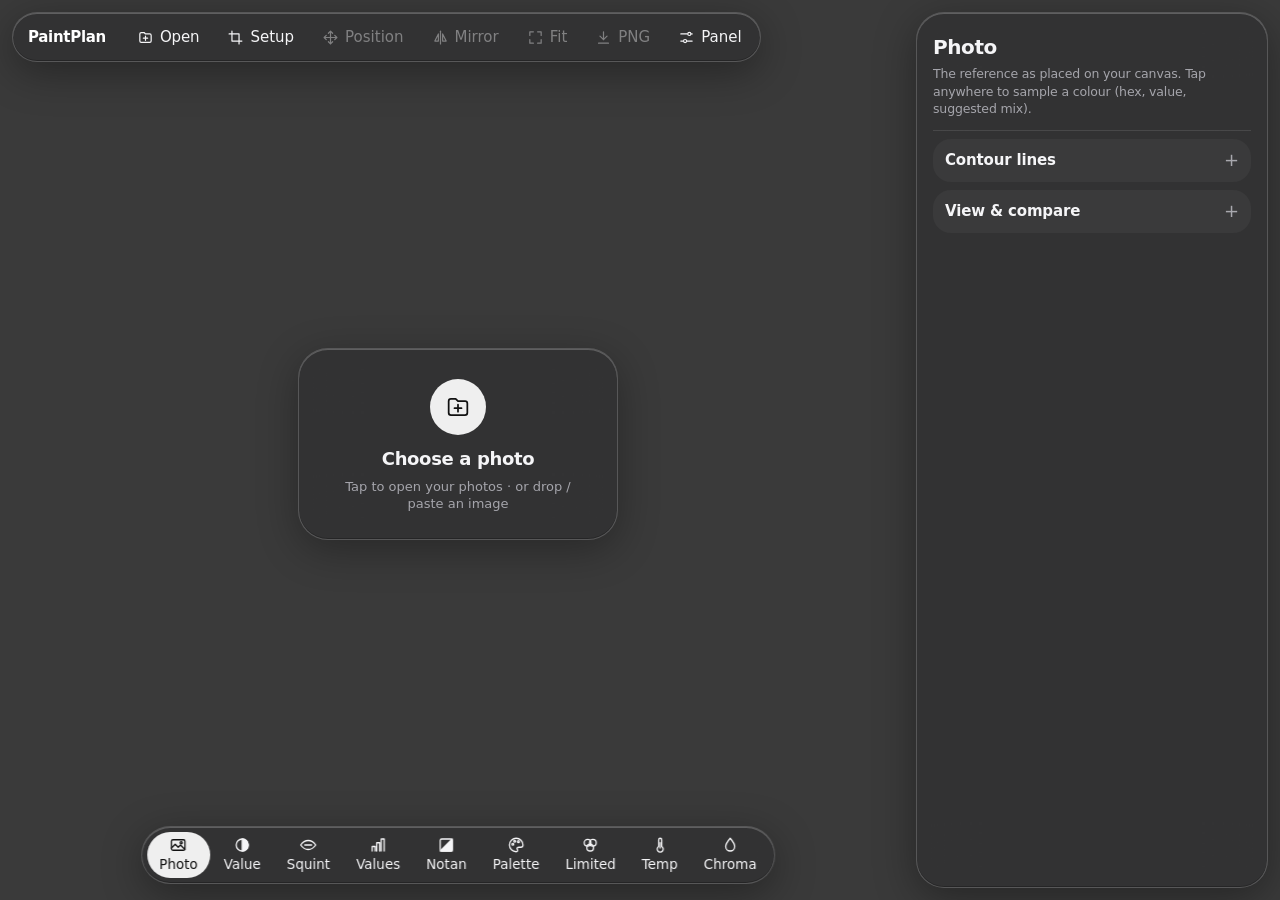
<file: paintplan/proposals/liquid-glass/index.html>
<!doctype html>
<html lang="en">
<head>
<meta charset="utf-8">
<meta name="viewport" content="width=device-width,initial-scale=1,viewport-fit=cover">
<link rel="manifest" href="manifest.webmanifest">
<link rel="apple-touch-icon" href="apple-touch-icon.png">
<link rel="icon" type="image/png" sizes="192x192" href="icon-192.png">
<meta name="apple-mobile-web-app-capable" content="yes">
<meta name="mobile-web-app-capable" content="yes">
<meta name="apple-mobile-web-app-status-bar-style" content="black-translucent">
<meta name="apple-mobile-web-app-title" content="PaintPlan">
<meta name="theme-color" content="#3a3a3a">
<meta name="paintplan-build" content="liquid-glass@1351b46cdfee">
<title>PaintPlan · Liquid Glass proposal · — plan &amp; practise paintings from a photo</title>
<style id="base">
/* styles/base.css — structure + component styles shared by every theme.
   Uses design tokens (CSS custom properties) that each theme defines in its theme.css (:root{…}).
   Themes override anything here; keep app-structure rules (positioning that JS relies on) in this file. */
*{box-sizing:border-box}
html,body{margin:0;height:100%;background:var(--bg);color:var(--text);font:14px/1.4 system-ui,-apple-system,"Segoe UI",Roboto,sans-serif;-webkit-text-size-adjust:100%}
#app{display:flex;flex-direction:column;height:100vh;height:100dvh}
header{display:flex;align-items:center;gap:6px;padding:6px 8px;padding-top:max(6px,env(safe-area-inset-top));border-bottom:1px solid var(--line);flex:none;overflow-x:auto;scrollbar-width:none}
header::-webkit-scrollbar{display:none}
.brand{font-weight:600;letter-spacing:.02em;margin-right:4px;white-space:nowrap;color:var(--accent)}
.spacer{flex:1}
button,.btn{font:inherit;color:var(--text);background:var(--btn);border:1px solid #4a4a4a;border-radius:6px;padding:5px 10px;cursor:pointer;white-space:nowrap;min-height:34px;display:inline-flex;align-items:center;justify-content:center;gap:4px;user-select:none;-webkit-user-select:none}
button:hover,.btn:hover{background:var(--btnh)}
button.on,button[aria-pressed=true]{background:#4a4538;border-color:var(--accent);color:#fff}
button:focus-visible,select:focus-visible,input:focus-visible,summary:focus-visible{outline:2px solid var(--accent);outline-offset:1px}
#body{flex:1;display:flex;min-height:0}
#stage{position:relative;flex:1;min-width:0;min-height:0;overflow:hidden}
#view{position:absolute;inset:0;width:100%;height:100%;touch-action:none;display:block;cursor:grab}
#panel{width:350px;flex:none;border-left:1px solid var(--line);background:var(--panel);display:flex;flex-direction:column;min-height:0}
#modes{display:flex;gap:4px;padding:8px;flex:none;border-bottom:1px solid var(--line);flex-wrap:wrap;overflow-x:auto;scrollbar-width:none}
#modes::-webkit-scrollbar{display:none}
#modes button{padding:4px 9px;min-height:32px;font-size:13px}
#panelBody{flex:1;overflow-y:auto;padding:2px 10px 28px;-webkit-overflow-scrolling:touch;overscroll-behavior:contain}
.sec{padding:8px 0 6px;border-bottom:1px solid var(--line)}
.sec h3{margin:2px 0 2px;font-size:15px}
details{border-bottom:1px solid var(--line)}
summary{cursor:pointer;padding:11px 0;font-weight:600;list-style:none;display:flex;justify-content:space-between;align-items:center}
summary::-webkit-details-marker{display:none}
summary::after{content:'+';color:var(--muted);font-weight:400;font-size:18px;line-height:1}
details[open]>summary::after{content:'\2013'}
details>div{padding-bottom:10px}
.row{display:flex;align-items:center;gap:8px;margin:6px 0}
.row>label{flex:0 0 106px;color:var(--muted);font-size:13px}
.row input[type=range]{flex:1;min-width:0;accent-color:var(--accent);height:28px;margin:0}
.row output{flex:0 0 46px;text-align:right;font-variant-numeric:tabular-nums;font-size:12px;color:var(--muted)}
select,input[type=number],input[type=text]{font:inherit;color:var(--text);background:var(--field);border:1px solid #4a4a4a;border-radius:6px;padding:4px 6px;min-height:32px;min-width:0}
input[type=number]{width:74px}
.row select{flex:1}
input[type=color]{width:44px;height:32px;border:1px solid #4a4a4a;border-radius:6px;background:var(--field);padding:2px;flex:none}
.ck{display:flex;align-items:center;gap:8px;margin:5px 0;font-size:14px;cursor:pointer}
.ck input{width:18px;height:18px;margin:0;accent-color:var(--accent);flex:none}
.cks{display:grid;grid-template-columns:1fr 1fr;gap:0 10px}
.btns{display:flex;flex-wrap:wrap;gap:6px;margin:8px 0}
.hint{color:var(--muted);font-size:12.5px;margin:4px 0 6px}
.info{color:var(--muted);font-size:12.5px;background:#252525;border:1px solid var(--line);border-radius:6px;padding:7px 8px;line-height:1.55;margin:8px 0}
.info b{color:var(--text);font-weight:600}
.sub{font-size:12px;color:var(--muted);text-transform:uppercase;letter-spacing:.06em;margin:12px 0 2px}
.strip{display:flex;gap:2px;margin:8px 0 4px}
.step{flex:1 1 0;flex-direction:column;padding:6px 1px;min-width:0;border-radius:4px;border:2px solid transparent;font-size:11px;line-height:1.25;gap:0;min-height:0}
.step b{font-size:13px}
.step small{font-size:10px;opacity:.85}
.step.sel,.sw.sel{border-color:var(--accent)!important}
.sws{display:grid;grid-template-columns:repeat(auto-fill,minmax(94px,1fr));gap:6px;margin:8px 0}
.sw{white-space:normal;flex-direction:column;align-items:stretch;justify-content:flex-start;padding:4px;gap:2px;font-size:11px;text-align:left;border:2px solid transparent;background:#262626;line-height:1.3;min-height:0}
.sw i{display:block;height:32px;border-radius:3px;border:1px solid rgba(255,255,255,.08)}
.sw.wide{grid-column:1/-1;flex-direction:row;align-items:center;gap:8px}
.sw.wide i{width:44px;flex:none}
.pig{display:flex;gap:6px;align-items:center;margin:5px 0}
.pig input[type=text]{flex:1}
.pig button{min-height:32px;padding:2px 9px}
canvas.hist{width:100%;height:100px;display:block;border-radius:4px;margin:4px 0;touch-action:pan-y;cursor:default}
canvas.hist.grab{cursor:ew-resize}
canvas.hist.dragging{cursor:grabbing}
.levels{display:flex;align-items:center;gap:8px;min-height:34px;margin:2px 0}
.levels .hint{flex:1;margin:0}
.levels button{min-height:30px;padding:3px 10px}
.row.dim{opacity:.5}
#posbar{position:absolute;left:8px;right:8px;bottom:8px;background:rgba(34,34,34,.96);border:1px solid var(--accent);border-radius:8px;padding:6px 8px;display:flex;flex-direction:column;gap:2px}
#posbar .pb-row{display:flex;align-items:center;gap:6px;flex-wrap:wrap}
#posbar .pb-row>label{flex:0 0 52px;color:var(--muted);font-size:13px}
#posbar input[type=range]{flex:1;min-width:0;accent-color:var(--accent);height:28px;margin:0}
#posbar output{flex:0 0 52px;text-align:right;font-size:12px;color:var(--muted);font-variant-numeric:tabular-nums}
#posbar .pb-title{font-weight:600;color:var(--accent)}
#posbar .hint{margin:0;flex:1 1 180px}
#posbar .pb-btns button{padding:4px 9px;min-height:32px}
#pick{position:absolute;left:8px;top:8px;width:min(330px,calc(100% - 16px));background:rgba(36,36,36,.96);border:1px solid var(--line);border-radius:8px;padding:8px;font-size:12.5px;display:flex;gap:9px;line-height:1.45}
#pick .pk-sw{flex:none;width:62px;background:#777;border-radius:4px;padding:8px;display:flex;flex-direction:column;gap:6px}
#pick .pk-sw i{display:block;height:38px;border-radius:2px}
#pick .pk-x{position:absolute;right:4px;top:4px;min-height:26px;padding:0 8px;background:transparent;border-color:transparent}
#pick .pk-t{flex:1;min-width:0;padding-right:18px}
#pick b{color:#fff}
#status{position:absolute;right:8px;top:8px;font-size:12px;color:var(--muted);background:rgba(0,0,0,.45);padding:2px 7px;border-radius:4px;pointer-events:none}
#drop{position:absolute;inset:0;display:none;align-items:center;justify-content:center;background:rgba(0,0,0,.55);font-size:18px;border:2px dashed var(--accent);pointer-events:none}
body.dragging #drop{display:flex}
body.nopanel #panel{display:none}
kbd{font:11px ui-monospace,monospace;background:#1d1d1d;border:1px solid #444;border-radius:3px;padding:0 3px}
@media (max-width:760px){
  #body{flex-direction:column}
  #panel{width:auto;border-left:0;border-top:1px solid var(--line);height:47%;flex:none;padding-bottom:env(safe-area-inset-bottom)}
  #modes{flex-wrap:nowrap}
  body.nopanel #panel{display:flex;height:auto}
  body.nopanel #panelBody{display:none}
  .row>label{flex-basis:96px}
  canvas.hist{height:120px}
  header button,header .btn{padding:4px 7px;font-size:13px}
  header{gap:4px}
  .hide-m{display:none}
  body.positioning #panelBody{display:none}
  body.positioning #panel{height:auto}
  #posbar .hint{display:none}
}
#printArea{display:none}
@media print{#app{display:none!important}#printArea{display:block}#printArea img{width:100%;height:auto}@page{margin:10mm}}
[hidden]{display:none!important}
/* PWA / iPhone safe areas */
header{padding-left:max(8px,env(safe-area-inset-left));padding-right:max(8px,env(safe-area-inset-right))}
#panel{padding-right:env(safe-area-inset-right);padding-bottom:env(safe-area-inset-bottom)}
#stage{margin-left:env(safe-area-inset-left)}
@media (max-width:760px){#stage{margin-left:0;margin-right:0}#panelBody{padding-left:max(10px,env(safe-area-inset-left));padding-right:max(10px,env(safe-area-inset-right))}}
/* Empty state overlay (themes without the sample provide #empty) */
#empty{display:none}
/* "Updated — reload" toast (ui/pwa.js) */
#toast{position:fixed;z-index:50;left:50%;transform:translateX(-50%);bottom:max(16px,env(safe-area-inset-bottom));display:flex;align-items:center;gap:8px;padding:6px 6px 6px 14px;background:var(--panel);color:var(--text);border:1px solid var(--line);border-radius:10px;box-shadow:0 6px 24px rgba(0,0,0,.35);font-size:13.5px;max-width:calc(100% - 24px)}
#toast button{min-height:30px;padding:3px 12px}
#toast #toastX{background:transparent;border-color:transparent;padding:3px 8px}
/* Limited palette: paint slots + paint picker (ui/paint-picker.js). Desktop = centred dialog, phones = bottom sheet. */
.pig .pig-name{flex:1;min-width:0;display:flex;flex-direction:column;align-items:flex-start;gap:0;text-align:left;padding:3px 9px;line-height:1.2}
.pig .pig-name b{font-weight:500;color:var(--text);white-space:nowrap;overflow:hidden;text-overflow:ellipsis;max-width:100%}
.pig .pig-name small{font-size:11px;color:var(--muted);white-space:nowrap;overflow:hidden;text-overflow:ellipsis;max-width:100%}
.psheet{position:fixed;inset:0;z-index:60;display:flex;align-items:center;justify-content:center;background:rgba(0,0,0,.45)}
.ps-card{display:flex;flex-direction:column;width:min(440px,calc(100% - 24px));max-height:min(640px,82vh);background:var(--panel);color:var(--text);border:1px solid var(--line);border-radius:12px;box-shadow:0 18px 60px rgba(0,0,0,.5);overflow:hidden}
.ps-grab{display:none}
.ps-hd{display:flex;align-items:center;justify-content:space-between;gap:8px;padding:10px 12px 4px}
.ps-hd button{min-height:32px;padding:3px 12px}
.ps-search{padding:6px 12px 8px;border-bottom:1px solid var(--line)}
.ps-search input{width:100%;box-sizing:border-box;min-height:36px;font-size:15px;padding:6px 10px;background:var(--field);color:var(--text);border:1px solid var(--line);border-radius:8px}
.ps-list{flex:1;min-height:0;overflow-y:auto;-webkit-overflow-scrolling:touch;overscroll-behavior:contain;padding:4px 6px 8px}
.ps-gh{position:sticky;top:-4px;z-index:1;padding:8px 8px 4px;font-size:11px;font-weight:600;letter-spacing:.06em;text-transform:uppercase;color:var(--muted);background:var(--panel)}
.prow{display:flex;align-items:center;gap:10px;width:100%;min-height:40px;padding:4px 8px;margin:0;text-align:left;background:transparent;border:0;border-radius:8px;color:var(--text);cursor:pointer}
.prow:hover,.prow.act{background:var(--btnh)}
.prow.cur{box-shadow:inset 0 0 0 1.5px var(--accent)}
.ps-sw{flex:none;width:28px;height:28px;border-radius:6px;box-shadow:inset 0 0 0 1px rgba(255,255,255,.18),0 0 0 1px rgba(0,0,0,.35)}
.ps-n{flex:1;min-width:0;display:flex;flex-direction:column;line-height:1.25}
.ps-n b{font-weight:500;white-space:nowrap;overflow:hidden;text-overflow:ellipsis}
.ps-n small{font-size:11.5px;color:var(--muted);white-space:nowrap;overflow:hidden;text-overflow:ellipsis}
.ps-op{flex:none;font-size:10.5px;line-height:1;padding:3px 6px;border-radius:999px;border:1px solid var(--line);color:var(--muted);white-space:nowrap}
.ps-op-O{color:var(--text)}
.ps-op-T{border-style:dashed}
.ps-custom{border-bottom:1px solid var(--line);padding-bottom:4px;margin-bottom:2px}
.ps-empty{color:var(--muted);padding:6px 10px;margin:0}
.ps-foot{margin:0;padding:6px 12px 10px;font-size:11px;color:var(--muted);border-top:1px solid var(--line)}
@media (max-width:760px){
  .psheet{align-items:flex-end}
  .ps-card{width:100%;max-height:86vh;height:86vh;border-radius:16px 16px 0 0;border-bottom:0;padding-bottom:env(safe-area-inset-bottom)}
  .ps-grab{display:block;width:38px;height:5px;border-radius:3px;background:var(--line);margin:7px auto 0}
  .ps-hd{padding:6px 14px 2px}.ps-hd b{font-size:16px}.ps-hd button{min-height:44px;padding:4px 16px;font-size:16px}
  .ps-search input{min-height:44px;font-size:16px}
  .prow{min-height:52px;padding:6px 10px}
  .ps-sw{width:34px;height:34px}
  .ps-n b{font-size:16px}.ps-n small{font-size:12.5px}
  .pig .pig-name{min-height:44px}
  .pig input[type=color]{width:44px;height:44px}
  .pig button[data-del]{min-height:44px;min-width:40px}
}
</style>
<style id="theme-liquid-glass">
/* themes/liquid-glass/theme.css — iOS 26 "Liquid Glass" look: neutral (untinted) translucent floating toolbar,
   mode dock and panel over the canvas surround. Design tokens in :root, then component + layout overrides on top of
   styles/base.css. The token icon:NAME in double braces is replaced by build.mjs with themes/liquid-glass/icons/<name>.svg as a data URI. */
#modes [data-mode=photo]::before{-webkit-mask-image:url("data:image/svg+xml,%3Csvg xmlns='http://www.w3.org/2000/svg' viewBox='0 0 24 24' fill='none' stroke='black' stroke-width='1.7' stroke-linecap='round' stroke-linejoin='round'%3E%3Crect x='3' y='5' width='18' height='14' rx='2'/%3E%3Cpath d='M3 16l5-5 4 4 3-3 6 6'/%3E%3Ccircle cx='16' cy='9' r='1.5'/%3E%3C/svg%3E");mask-image:url("data:image/svg+xml,%3Csvg xmlns='http://www.w3.org/2000/svg' viewBox='0 0 24 24' fill='none' stroke='black' stroke-width='1.7' stroke-linecap='round' stroke-linejoin='round'%3E%3Crect x='3' y='5' width='18' height='14' rx='2'/%3E%3Cpath d='M3 16l5-5 4 4 3-3 6 6'/%3E%3Ccircle cx='16' cy='9' r='1.5'/%3E%3C/svg%3E")}
#modes [data-mode=gray]::before{-webkit-mask-image:url("data:image/svg+xml,%3Csvg xmlns='http://www.w3.org/2000/svg' viewBox='0 0 24 24' fill='none' stroke='black' stroke-width='1.7' stroke-linecap='round' stroke-linejoin='round'%3E%3Ccircle cx='12' cy='12' r='8'/%3E%3Cpath d='M12 4a8 8 0 0 1 0 16z' fill='black'/%3E%3C/svg%3E");mask-image:url("data:image/svg+xml,%3Csvg xmlns='http://www.w3.org/2000/svg' viewBox='0 0 24 24' fill='none' stroke='black' stroke-width='1.7' stroke-linecap='round' stroke-linejoin='round'%3E%3Ccircle cx='12' cy='12' r='8'/%3E%3Cpath d='M12 4a8 8 0 0 1 0 16z' fill='black'/%3E%3C/svg%3E")}
#modes [data-mode=squint]::before{-webkit-mask-image:url("data:image/svg+xml,%3Csvg xmlns='http://www.w3.org/2000/svg' viewBox='0 0 24 24' fill='none' stroke='black' stroke-width='1.7' stroke-linecap='round' stroke-linejoin='round'%3E%3Cpath d='M2 12s4-6 10-6 10 6 10 6-4 6-10 6S2 12 2 12z'/%3E%3Cpath d='M7.5 12h9'/%3E%3C/svg%3E");mask-image:url("data:image/svg+xml,%3Csvg xmlns='http://www.w3.org/2000/svg' viewBox='0 0 24 24' fill='none' stroke='black' stroke-width='1.7' stroke-linecap='round' stroke-linejoin='round'%3E%3Cpath d='M2 12s4-6 10-6 10 6 10 6-4 6-10 6S2 12 2 12z'/%3E%3Cpath d='M7.5 12h9'/%3E%3C/svg%3E")}
#modes [data-mode=values]::before{-webkit-mask-image:url("data:image/svg+xml,%3Csvg xmlns='http://www.w3.org/2000/svg' viewBox='0 0 24 24' fill='none' stroke='black' stroke-width='1.7' stroke-linecap='round' stroke-linejoin='round'%3E%3Cpath d='M4 20v-6h4v6M10 20V9h4v11M16 20V4h4v16'/%3E%3C/svg%3E");mask-image:url("data:image/svg+xml,%3Csvg xmlns='http://www.w3.org/2000/svg' viewBox='0 0 24 24' fill='none' stroke='black' stroke-width='1.7' stroke-linecap='round' stroke-linejoin='round'%3E%3Cpath d='M4 20v-6h4v6M10 20V9h4v11M16 20V4h4v16'/%3E%3C/svg%3E")}
#modes [data-mode=notan]::before{-webkit-mask-image:url("data:image/svg+xml,%3Csvg xmlns='http://www.w3.org/2000/svg' viewBox='0 0 24 24' fill='none' stroke='black' stroke-width='1.7' stroke-linecap='round' stroke-linejoin='round'%3E%3Crect x='4' y='4' width='16' height='16' rx='2'/%3E%3Cpath d='M4 20L20 4v16z' fill='black'/%3E%3C/svg%3E");mask-image:url("data:image/svg+xml,%3Csvg xmlns='http://www.w3.org/2000/svg' viewBox='0 0 24 24' fill='none' stroke='black' stroke-width='1.7' stroke-linecap='round' stroke-linejoin='round'%3E%3Crect x='4' y='4' width='16' height='16' rx='2'/%3E%3Cpath d='M4 20L20 4v16z' fill='black'/%3E%3C/svg%3E")}
#modes [data-mode=palette]::before{-webkit-mask-image:url("data:image/svg+xml,%3Csvg xmlns='http://www.w3.org/2000/svg' viewBox='0 0 24 24' fill='none' stroke='black' stroke-width='1.7' stroke-linecap='round' stroke-linejoin='round'%3E%3Cpath d='M12 3a9 9 0 1 0 0 18c1.5 0 2-1 2-2s-1-1.5-1-2.5S14 15 15.5 15H18a3 3 0 0 0 3-3c0-5-4-9-9-9z'/%3E%3Ccircle cx='7.5' cy='11' r='1.2'/%3E%3Ccircle cx='10' cy='7' r='1.2'/%3E%3Ccircle cx='15' cy='7.5' r='1.2'/%3E%3C/svg%3E");mask-image:url("data:image/svg+xml,%3Csvg xmlns='http://www.w3.org/2000/svg' viewBox='0 0 24 24' fill='none' stroke='black' stroke-width='1.7' stroke-linecap='round' stroke-linejoin='round'%3E%3Cpath d='M12 3a9 9 0 1 0 0 18c1.5 0 2-1 2-2s-1-1.5-1-2.5S14 15 15.5 15H18a3 3 0 0 0 3-3c0-5-4-9-9-9z'/%3E%3Ccircle cx='7.5' cy='11' r='1.2'/%3E%3Ccircle cx='10' cy='7' r='1.2'/%3E%3Ccircle cx='15' cy='7.5' r='1.2'/%3E%3C/svg%3E")}
#modes [data-mode=remap]::before{-webkit-mask-image:url("data:image/svg+xml,%3Csvg xmlns='http://www.w3.org/2000/svg' viewBox='0 0 24 24' fill='none' stroke='black' stroke-width='1.7' stroke-linecap='round' stroke-linejoin='round'%3E%3Ccircle cx='8.5' cy='9' r='4.5'/%3E%3Ccircle cx='15.5' cy='9' r='4.5'/%3E%3Ccircle cx='12' cy='15.5' r='4.5'/%3E%3C/svg%3E");mask-image:url("data:image/svg+xml,%3Csvg xmlns='http://www.w3.org/2000/svg' viewBox='0 0 24 24' fill='none' stroke='black' stroke-width='1.7' stroke-linecap='round' stroke-linejoin='round'%3E%3Ccircle cx='8.5' cy='9' r='4.5'/%3E%3Ccircle cx='15.5' cy='9' r='4.5'/%3E%3Ccircle cx='12' cy='15.5' r='4.5'/%3E%3C/svg%3E")}
#modes [data-mode=temp]::before{-webkit-mask-image:url("data:image/svg+xml,%3Csvg xmlns='http://www.w3.org/2000/svg' viewBox='0 0 24 24' fill='none' stroke='black' stroke-width='1.7' stroke-linecap='round' stroke-linejoin='round'%3E%3Cpath d='M10 14V5a2 2 0 0 1 4 0v9a4 4 0 1 1-4 0z'/%3E%3Cpath d='M12 9v7'/%3E%3C/svg%3E");mask-image:url("data:image/svg+xml,%3Csvg xmlns='http://www.w3.org/2000/svg' viewBox='0 0 24 24' fill='none' stroke='black' stroke-width='1.7' stroke-linecap='round' stroke-linejoin='round'%3E%3Cpath d='M10 14V5a2 2 0 0 1 4 0v9a4 4 0 1 1-4 0z'/%3E%3Cpath d='M12 9v7'/%3E%3C/svg%3E")}
#modes [data-mode=chroma]::before{-webkit-mask-image:url("data:image/svg+xml,%3Csvg xmlns='http://www.w3.org/2000/svg' viewBox='0 0 24 24' fill='none' stroke='black' stroke-width='1.7' stroke-linecap='round' stroke-linejoin='round'%3E%3Cpath d='M12 3s6 7 6 11a6 6 0 0 1-12 0c0-4 6-11 6-11z'/%3E%3C/svg%3E");mask-image:url("data:image/svg+xml,%3Csvg xmlns='http://www.w3.org/2000/svg' viewBox='0 0 24 24' fill='none' stroke='black' stroke-width='1.7' stroke-linecap='round' stroke-linejoin='round'%3E%3Cpath d='M12 3s6 7 6 11a6 6 0 0 1-12 0c0-4 6-11 6-11z'/%3E%3C/svg%3E")}
header label.btn::before{-webkit-mask-image:url("data:image/svg+xml,%3Csvg xmlns='http://www.w3.org/2000/svg' viewBox='0 0 24 24' fill='none' stroke='black' stroke-width='1.7' stroke-linecap='round' stroke-linejoin='round'%3E%3Cpath d='M4 7a2 2 0 0 1 2-2h4l2 2h6a2 2 0 0 1 2 2v8a2 2 0 0 1-2 2H6a2 2 0 0 1-2-2z'/%3E%3Cpath d='M12 10v6M9 13h6'/%3E%3C/svg%3E");mask-image:url("data:image/svg+xml,%3Csvg xmlns='http://www.w3.org/2000/svg' viewBox='0 0 24 24' fill='none' stroke='black' stroke-width='1.7' stroke-linecap='round' stroke-linejoin='round'%3E%3Cpath d='M4 7a2 2 0 0 1 2-2h4l2 2h6a2 2 0 0 1 2 2v8a2 2 0 0 1-2 2H6a2 2 0 0 1-2-2z'/%3E%3Cpath d='M12 10v6M9 13h6'/%3E%3C/svg%3E")}
#bPos::before{-webkit-mask-image:url("data:image/svg+xml,%3Csvg xmlns='http://www.w3.org/2000/svg' viewBox='0 0 24 24' fill='none' stroke='black' stroke-width='1.7' stroke-linecap='round' stroke-linejoin='round'%3E%3Cpath d='M12 3v18M3 12h18M9 6l3-3 3 3M9 18l3 3 3-3M6 9l-3 3 3 3M18 9l3 3-3 3'/%3E%3C/svg%3E");mask-image:url("data:image/svg+xml,%3Csvg xmlns='http://www.w3.org/2000/svg' viewBox='0 0 24 24' fill='none' stroke='black' stroke-width='1.7' stroke-linecap='round' stroke-linejoin='round'%3E%3Cpath d='M12 3v18M3 12h18M9 6l3-3 3 3M9 18l3 3 3-3M6 9l-3 3 3 3M18 9l3 3-3 3'/%3E%3C/svg%3E")}
#bMirror::before{-webkit-mask-image:url("data:image/svg+xml,%3Csvg xmlns='http://www.w3.org/2000/svg' viewBox='0 0 24 24' fill='none' stroke='black' stroke-width='1.7' stroke-linecap='round' stroke-linejoin='round'%3E%3Cpath d='M12 3v18'/%3E%3Cpath d='M9 7L4 17h5zM15 7l5 10h-5z'/%3E%3C/svg%3E");mask-image:url("data:image/svg+xml,%3Csvg xmlns='http://www.w3.org/2000/svg' viewBox='0 0 24 24' fill='none' stroke='black' stroke-width='1.7' stroke-linecap='round' stroke-linejoin='round'%3E%3Cpath d='M12 3v18'/%3E%3Cpath d='M9 7L4 17h5zM15 7l5 10h-5z'/%3E%3C/svg%3E")}
#bFit::before{-webkit-mask-image:url("data:image/svg+xml,%3Csvg xmlns='http://www.w3.org/2000/svg' viewBox='0 0 24 24' fill='none' stroke='black' stroke-width='1.7' stroke-linecap='round' stroke-linejoin='round'%3E%3Cpath d='M4 9V4h5M15 4h5v5M20 15v5h-5M9 20H4v-5'/%3E%3C/svg%3E");mask-image:url("data:image/svg+xml,%3Csvg xmlns='http://www.w3.org/2000/svg' viewBox='0 0 24 24' fill='none' stroke='black' stroke-width='1.7' stroke-linecap='round' stroke-linejoin='round'%3E%3Cpath d='M4 9V4h5M15 4h5v5M20 15v5h-5M9 20H4v-5'/%3E%3C/svg%3E")}
#bPng::before{-webkit-mask-image:url("data:image/svg+xml,%3Csvg xmlns='http://www.w3.org/2000/svg' viewBox='0 0 24 24' fill='none' stroke='black' stroke-width='1.7' stroke-linecap='round' stroke-linejoin='round'%3E%3Cpath d='M12 4v11M7 10l5 5 5-5M5 20h14'/%3E%3C/svg%3E");mask-image:url("data:image/svg+xml,%3Csvg xmlns='http://www.w3.org/2000/svg' viewBox='0 0 24 24' fill='none' stroke='black' stroke-width='1.7' stroke-linecap='round' stroke-linejoin='round'%3E%3Cpath d='M12 4v11M7 10l5 5 5-5M5 20h14'/%3E%3C/svg%3E")}
#bPanel::before{-webkit-mask-image:url("data:image/svg+xml,%3Csvg xmlns='http://www.w3.org/2000/svg' viewBox='0 0 24 24' fill='none' stroke='black' stroke-width='1.7' stroke-linecap='round' stroke-linejoin='round'%3E%3Cpath d='M4 7h9M19 7h1M4 17h3M13 17h7'/%3E%3Ccircle cx='16' cy='7' r='2.2'/%3E%3Ccircle cx='10' cy='17' r='2.2'/%3E%3C/svg%3E");mask-image:url("data:image/svg+xml,%3Csvg xmlns='http://www.w3.org/2000/svg' viewBox='0 0 24 24' fill='none' stroke='black' stroke-width='1.7' stroke-linecap='round' stroke-linejoin='round'%3E%3Cpath d='M4 7h9M19 7h1M4 17h3M13 17h7'/%3E%3Ccircle cx='16' cy='7' r='2.2'/%3E%3Ccircle cx='10' cy='17' r='2.2'/%3E%3C/svg%3E")}
header button::before,header label.btn::before,#modes button::before{content:'';display:block;flex:none;width:var(--ico,18px);height:var(--ico,18px);background:currentColor;-webkit-mask-repeat:no-repeat;mask-repeat:no-repeat;-webkit-mask-position:center;mask-position:center;-webkit-mask-size:contain;mask-size:contain}

:root{--bg:#242424;--panel:#2c2c2c;--text:#f5f5f7;--muted:rgba(235,235,245,.62);--accent:#ffffff;--line:rgba(255,255,255,.10);--glass:rgba(44,44,46,.52);--glass2:rgba(70,70,74,.38);--edge:rgba(255,255,255,.18);--hi:inset 0 1px 0 rgba(255,255,255,.22),inset 0 -1px 0 rgba(0,0,0,.25);--btn:transparent;--btnh:rgba(255,255,255,.10);--field:rgba(0,0,0,.28)}
html,body,#app{background:var(--stage,#3a3a3a);font:15px/1.4 -apple-system,"SF Pro Text","Inter",system-ui,sans-serif;letter-spacing:-.01em}
#app{position:relative;overflow:hidden}
#body{position:absolute;inset:0;display:block}
#stage{position:absolute;margin:0!important;top:72px;bottom:84px;left:12px;right:376px;overflow:visible}
body.nopanel #stage{right:12px}
.glass,header,#panel,#modes,#posbar,#pick{background:var(--glass);-webkit-backdrop-filter:blur(30px) saturate(1.5);backdrop-filter:blur(30px) saturate(1.5);border:1px solid var(--edge)!important;box-shadow:0 10px 40px rgba(0,0,0,.35),var(--hi)}
header{position:absolute;z-index:6;top:max(12px,env(safe-area-inset-top));left:12px;right:auto;border-radius:999px;padding:5px!important;gap:2px;overflow:visible}
header .brand{padding:0 12px 0 10px;color:#fff;font-weight:600;letter-spacing:-.02em}
header .spacer{display:none}
button,.btn{background:transparent;border:0;border-radius:999px;min-height:38px;padding:6px 13px;font-weight:500;color:var(--text)}
button:hover,.btn:hover{background:var(--btnh)}
button.on,button[aria-pressed=true]{background:rgba(255,255,255,.92);color:#111;border:0}
header button::before,header label.btn::before{margin-right:2px;--ico:17px}
#panel{position:absolute;z-index:5;top:12px;right:12px;bottom:12px;width:352px;border-radius:28px;overflow:hidden;padding:0!important}
#panelBody{padding:10px 16px 28px}
#modes{position:absolute;z-index:6;bottom:max(16px,env(safe-area-inset-bottom));left:calc((100% - 364px)/2);transform:translateX(-50%);border-radius:999px;padding:5px;gap:2px;flex-wrap:nowrap;max-width:calc(100% - 400px)}
body.nopanel #modes{left:50%;max-width:calc(100% - 24px)}
#modes button{min-height:38px;padding:4px 12px;font-size:13.5px;flex-direction:column;gap:1px}
#modes button::before{--ico:18px}
.sec,details{border-bottom:1px solid var(--line)}
summary{font-weight:600;font-size:15px}
.sec h3{font-size:20px;letter-spacing:-.02em}
details{background:rgba(255,255,255,.04);border:0!important;border-radius:18px;margin:8px 0;padding:0 12px}
.row>label{color:var(--muted)}
select,input[type=number],input[type=text]{background:var(--field);border:1px solid rgba(255,255,255,.08);border-radius:12px;color:#fff}
input[type=color]{border-radius:12px;background:var(--field);border-color:rgba(255,255,255,.08)}
.row input[type=range],#posbar input[type=range]{accent-color:#fff}
.ck input{accent-color:#fff}
.info{background:rgba(0,0,0,.22);border:0;border-radius:14px}
.sw{background:rgba(0,0,0,.22);border-radius:14px}
.sw i,.step{border-radius:10px}
.btns button,.btns .btn,.pig button,#posbar .pb-btns button{background:rgba(255,255,255,.10)}
#posbar .pb-btns button.on{background:rgba(255,255,255,.92);color:#111}
#posbar{left:0;right:0;bottom:0;border-radius:24px;padding:10px 14px}
#posbar .pb-title{color:#fff}
#pick{top:0;left:0;border-radius:20px}
#status{border-radius:999px;background:var(--glass);-webkit-backdrop-filter:blur(20px);backdrop-filter:blur(20px)}
kbd{background:rgba(0,0,0,.3);border-color:rgba(255,255,255,.15)}
@media (max-width:760px){
  header{left:10px;right:10px;justify-content:space-between}
  header button,header .btn{font-size:0!important;padding:0!important;width:42px;min-height:40px}
  header button::before,header label.btn::before{--ico:20px;margin:0}
  #stage{top:calc(max(12px,env(safe-area-inset-top)) + 58px);left:0;right:0;bottom:calc(44% + 70px)}
  #panel{top:auto;left:8px;right:8px;bottom:max(8px,env(safe-area-inset-bottom));width:auto;height:44%;border-radius:30px}
  #panel::before{content:'';display:block;width:38px;height:5px;border-radius:3px;background:rgba(255,255,255,.35);margin:8px auto 0}
  #modes{left:10px;right:10px;transform:none;max-width:none;bottom:calc(44% + 16px);overflow-x:auto;justify-content:flex-start}
  #modes button{flex:none;font-size:11px;padding:3px 10px;min-height:44px}
  body.nopanel #panel,body.positioning #panel{display:none!important}
  body.nopanel #modes{bottom:max(14px,env(safe-area-inset-bottom));left:10px}
  body.nopanel #stage{bottom:84px}
  body.positioning #modes{top:calc(max(12px,env(safe-area-inset-top)) + 58px);bottom:auto}
  body.positioning #stage{top:calc(max(12px,env(safe-area-inset-top)) + 112px);bottom:max(8px,env(safe-area-inset-bottom))}
  #posbar{left:8px;right:8px;bottom:0}
  #pick{top:4px;left:10px}
}
/* ---- v2: Setup toggle ---- */
#bSetup::before{-webkit-mask-image:url("data:image/svg+xml,%3Csvg xmlns='http://www.w3.org/2000/svg' viewBox='0 0 24 24' fill='none' stroke='black' stroke-width='1.7' stroke-linecap='round' stroke-linejoin='round'%3E%3Cpath d='M7 3v14h14'/%3E%3Cpath d='M3 7h14v14'/%3E%3C/svg%3E");mask-image:url("data:image/svg+xml,%3Csvg xmlns='http://www.w3.org/2000/svg' viewBox='0 0 24 24' fill='none' stroke='black' stroke-width='1.7' stroke-linecap='round' stroke-linejoin='round'%3E%3Cpath d='M7 3v14h14'/%3E%3Cpath d='M3 7h14v14'/%3E%3C/svg%3E")}
/* which sections belong to Setup: theme.json → setup.sections / setup.hide (build.mjs appends the show/hide CSS) */
#secSetup .su-head{display:flex;align-items:center;justify-content:space-between;gap:8px}
#secSetup .su-head button{min-height:32px;padding:4px 16px}
body.setup #modes button.on{background:rgba(255,255,255,.16);color:#fff}
/* ---- v2: empty state (no sample image) ---- */
#empty{display:none}
body.noimg #empty{position:absolute;inset:0;z-index:2;display:flex;align-items:center;justify-content:center;background:transparent!important;border:0;border-radius:0;padding:16px;color:var(--text);cursor:pointer;-webkit-tap-highlight-color:transparent}
#empty .em-card{white-space:normal;line-height:1.35;display:flex;flex-direction:column;align-items:center;gap:6px;text-align:center;max-width:320px;padding:30px 30px 26px;border-radius:30px;background:var(--glass);-webkit-backdrop-filter:blur(30px) saturate(1.5);backdrop-filter:blur(30px) saturate(1.5);border:1px solid var(--edge);box-shadow:0 10px 40px rgba(0,0,0,.3),var(--hi);transition:transform .15s}
#empty:hover .em-card,#empty:focus-visible .em-card{transform:scale(1.02)}
#empty:active .em-card{transform:scale(.98)}
#empty .em-ico{width:56px;height:56px;border-radius:50%;background:rgba(255,255,255,.92);position:relative;margin-bottom:6px}
#empty .em-ico::after{content:'';position:absolute;inset:14px;background:#111;-webkit-mask:url("data:image/svg+xml,%3Csvg xmlns='http://www.w3.org/2000/svg' viewBox='0 0 24 24' fill='none' stroke='black' stroke-width='1.5' stroke-linecap='round' stroke-linejoin='round'%3E%3Cpath d='M4 7a2 2 0 0 1 2-2h4l2 2h6a2 2 0 0 1 2 2v8a2 2 0 0 1-2 2H6a2 2 0 0 1-2-2z'/%3E%3Cpath d='M12 10v6M9 13h6'/%3E%3C/svg%3E") center/contain no-repeat;mask:url("data:image/svg+xml,%3Csvg xmlns='http://www.w3.org/2000/svg' viewBox='0 0 24 24' fill='none' stroke='black' stroke-width='1.5' stroke-linecap='round' stroke-linejoin='round'%3E%3Cpath d='M4 7a2 2 0 0 1 2-2h4l2 2h6a2 2 0 0 1 2 2v8a2 2 0 0 1-2 2H6a2 2 0 0 1-2-2z'/%3E%3Cpath d='M12 10v6M9 13h6'/%3E%3C/svg%3E") center/contain no-repeat}
#empty b{font-size:18px;font-weight:600;letter-spacing:-.02em}
#empty .em-sub{font-size:13px;color:var(--muted);font-weight:400}
body.noimg #bPos,body.noimg #bMirror,body.noimg #bFit,body.noimg #bPng{opacity:.4}

/* "Updated — reload" toast */
#toast{background:var(--glass);-webkit-backdrop-filter:blur(30px) saturate(1.5);backdrop-filter:blur(30px) saturate(1.5);border:1px solid var(--edge);border-radius:999px;box-shadow:0 10px 40px rgba(0,0,0,.35),var(--hi);padding:5px 5px 5px 16px;top:max(70px,calc(env(safe-area-inset-top) + 64px));bottom:auto}
/* Paint picker (ui/paint-picker.js) in glass */
.psheet{background:rgba(0,0,0,.28)}
.ps-card{background:rgba(40,40,42,.84);-webkit-backdrop-filter:blur(40px) saturate(1.6);backdrop-filter:blur(40px) saturate(1.6);border:1px solid var(--edge);border-radius:26px;box-shadow:0 18px 60px rgba(0,0,0,.45),var(--hi)}
.ps-gh{background:rgba(38,38,40,.92);border-radius:10px}
.ps-search input{border-radius:12px;background:rgba(118,118,128,.24);border-color:transparent}
.ps-hd button{border-radius:999px;background:rgba(255,255,255,.14)}
.prow{border-radius:14px}
.ps-search,.ps-custom,.ps-foot{border-color:var(--line)}
@media (max-width:760px){.ps-card{border-radius:30px 30px 0 0;border-bottom:0}.ps-grab{background:rgba(255,255,255,.35)}}
/* Setup sections (generated from theme.json → runtime.setup) */
body:not(.setup) #secSetup,body:not(.setup) #dCanvas,body:not(.setup) #dComp,body:not(.setup) #dGrid,body:not(.setup) #dExport,body:not(.setup) #dTips{display:none!important}
body.setup #secMode,body.setup #dLines,body.setup #dView{display:none!important}
</style>
</head>
<body class="noimg">
<div id="app">
<header>
  <span class="brand hide-m">PaintPlan</span>
  <label class="btn" title="Open a photo (or drop / paste one)">Open<input type="file" id="file" accept="image/*" hidden></label>
  <button id="bSetup" aria-pressed="false" title="Setup: canvas size, photo placement &amp; composition guides">Setup</button>
  <button id="bPos" title="Position the image behind the canvas (P)">Position</button>
  <button id="bMirror" aria-pressed="false" title="Mirror view (M)">Mirror</button>
  <button id="bFit" class="hide-m" title="Reset zoom (double-tap also works)">Fit</button>
  <span class="spacer"></span>
  <button id="bPng" title="Download current view as PNG">PNG</button>
  <button id="bPanel" title="Show / hide controls">Panel</button>
</header>
<div id="body">
  <div id="stage">
    <canvas id="view" aria-label="Reference view"></canvas>
    <div id="drop">Drop the photo here</div>
    <button id="empty" type="button" aria-label="Choose a photo"><span class="em-card"><span class="em-ico"></span><b>Choose a photo</b><span class="em-sub">Tap to open your photos · or drop / paste an image</span></span></button>
    <div id="status" hidden></div>
    <div id="pick" hidden></div>
    <div id="posbar" hidden>
      <div class="pb-row"><span class="pb-title">Position image</span><span class="hint">Drag to move · pinch to scale &amp; rotate · scroll to scale (Shift+scroll rotates)</span></div>
      <div class="pb-row"><label for="posScale">Scale</label><input type="range" id="posScale" min="-2" max="4" step="0.005"><output id="oPosScale"></output></div>
      <div class="pb-row"><label for="posRot">Rotate</label><input type="range" id="posRot" min="-45" max="45" step="0.1"><output id="oPosRot"></output></div>
      <div class="pb-row pb-btns"><button id="pFill" title="Scale so the image covers the whole canvas">Fill</button><button id="pFit" title="Show the whole image inside the canvas">Fit</button><button id="pCenter">Centre</button><button id="pRotL" title="Rotate 90° left">&#x27F2; 90°</button><button id="pRotR" title="Rotate 90° right">&#x27F3; 90°</button><button id="pFlipH" title="Flip left/right">Flip &#x2194;</button><button id="pFlipV" title="Flip up/down">Flip &#x2195;</button><span class="spacer"></span><button id="pDone" class="on">Done</button></div>
    </div>
  </div>
  <aside id="panel">
    <div id="panelBody"></div>
  </aside>
</div>
<nav id="modes" aria-label="View mode"></nav>
</div>
<div id="printArea"><img id="printImg" alt="Grid reference"></div>
<script>
'use strict';
/* PaintPlan · theme "liquid-glass" · build 1351b46cdfee — generated by build.mjs from src/ (edit the source, not this file) */
const THEME={"id":"liquid-glass","build":"1351b46cdfee","sample":false,"setup":{"title":"Setup","hint":"Canvas size, photo placement and composition guides. Guides you turn on stay on the canvas after you close Setup.","sections":["dCanvas","dComp","dGrid","dExport","dTips"],"hide":["secMode","dLines","dView"],"open":["dCanvas","dComp"]}};
/* ===== Image engine: pure functions, runs in a Web Worker (or on the main thread as fallback) ===== */
function ENGINE(){
  /* worker/engine/color.js — Colour science: sRGB <-> linear, CIE L*, OKLab, gray LUTs. (fragment: concatenated inside function ENGINE(){…} by build.mjs) */
  const S2L=new Float32Array(256);
  for(let i=0;i<256;i++){const c=i/255;S2L[i]=c<=0.04045?c/12.92:Math.pow((c+0.055)/1.055,2.4);}
  const L2S=new Uint8Array(4097);
  for(let i=0;i<=4096;i++){const v=i/4096;L2S[i]=Math.round(255*(v<=0.0031308?12.92*v:1.055*Math.pow(v,1/2.4)-0.055));}
  const l2s=v=>L2S[v<=0?0:v>=1?4096:(v*4096+0.5)|0];
  function toLab(r,g,b,o){
    const l=0.4122214708*r+0.5363325363*g+0.0514459929*b,m=0.2119034982*r+0.6806995451*g+0.1073969566*b,s=0.0883024619*r+0.2817188376*g+0.6299787005*b;
    const l_=Math.cbrt(l),m_=Math.cbrt(m),s_=Math.cbrt(s);
    o[0]=0.2104542553*l_+0.7936177850*m_-0.0040720468*s_;
    o[1]=1.9779984951*l_-2.4285922050*m_+0.4505937099*s_;
    o[2]=0.0259040371*l_+0.7827717662*m_-0.8086757660*s_;return o;
  }
  function fromLab(L,a,b,o){
    const l_=L+0.3963377774*a+0.2158037573*b,m_=L-0.1055613458*a-0.0638541728*b,s_=L-0.0894841775*a-1.2914855480*b;
    const l=l_*l_*l_,m=m_*m_*m_,s=s_*s_*s_;
    o[0]=4.0767416621*l-3.3077115913*m+0.2309699292*s;
    o[1]=-1.2684380046*l+2.6097574011*m-0.3413193965*s;
    o[2]=-0.0041960863*l-0.7034186147*m+1.7076147010*s;return o;
  }
  const Lstar=Y=>Y>0.008856?116*Math.cbrt(Y)-16:903.3*Y;
  const YofL=L=>L>8?Math.pow((L+16)/116,3):L/903.3;
  const GRAY=new Uint8Array(1001);for(let i=0;i<=1000;i++)GRAY[i]=l2s(YofL(i/10));
  const grayOfL=L=>GRAY[L<=0?0:L>=100?1000:(L*10+0.5)|0];
  const hexLin=h=>{const v=parseInt(h.slice(1),16);return[S2L[v>>16&255],S2L[v>>8&255],S2L[v&255]];};
  /* worker/engine/image-cache.js — Current working image (planes) + per-image memo cache; setImage(). (fragment: concatenated inside function ENGINE(){…} by build.mjs) */
  let img=null;
  function cached(key,fn){let v=img.cache.get(key);if(v===undefined){if(img.cache.size>40)img.cache.clear();v=fn();img.cache.set(key,v);}return v;}

  function setImage(m){
    const w=m.w,h=m.h,n=w*h,rgba=new Uint8ClampedArray(m.data);
    const L=new Float32Array(n),A=new Float32Array(n),B=new Float32Array(n),C=new Float32Array(n),o=[0,0,0];
    for(let i=0,j=0;i<n;i++,j+=4){
      const r=S2L[rgba[j]],g=S2L[rgba[j+1]],b=S2L[rgba[j+2]];
      L[i]=Lstar(0.2126*r+0.7152*g+0.0722*b);
      toLab(r,g,b,o);A[i]=o[0];B[i]=o[1];C[i]=o[2];
    }
    img={id:m.id,w,h,rgba,L,oL:A,oA:B,oB:C,cache:new Map()};
  }
  /* worker/engine/filters.js — Blur (3-pass box ~ gaussian) and majority/mode filter for label maps. (fragment: concatenated inside function ENGINE(){…} by build.mjs) */
  /* --- blur: 3-pass box blur ≈ gaussian --- */
  function boxH(s,d,w,h,r){const k=1/(2*r+1);for(let y=0;y<h;y++){const o=y*w;let acc=0;for(let i=-r;i<=r;i++)acc+=s[o+(i<0?0:i>=w?w-1:i)];for(let x=0;x<w;x++){d[o+x]=acc*k;const xa=x+r+1,xr=x-r;acc+=s[o+(xa>=w?w-1:xa)]-s[o+(xr<0?0:xr)];}}}
  function boxV(s,d,w,h,r){const k=1/(2*r+1);for(let x=0;x<w;x++){let acc=0;for(let i=-r;i<=r;i++)acc+=s[(i<0?0:i>=h?h-1:i)*w+x];for(let y=0;y<h;y++){d[y*w+x]=acc*k;const ya=y+r+1,yr=y-r;acc+=s[(ya>=h?h-1:ya)*w+x]-s[(yr<0?0:yr)*w+x];}}}
  function blur1(src,w,h,sigma){
    if(!(sigma>0.35))return src;
    const r=Math.max(1,Math.round((Math.sqrt(4*sigma*sigma+1)-1)/2));
    const a=new Float32Array(src),b=new Float32Array(src.length);
    for(let p=0;p<3;p++){boxH(a,b,w,h,r);boxV(b,a,w,h,r);}
    return a;
  }
  const scl=()=>Math.max(img.w,img.h)/1000;
  const Lb=s=>s>0?cached('L'+s,()=>blur1(img.L,img.w,img.h,s*scl())):img.L;
  const labB=s=>s>0?cached('lab'+s,()=>[blur1(img.oL,img.w,img.h,s*scl()),blur1(img.oA,img.w,img.h,s*scl()),blur1(img.oB,img.w,img.h,s*scl())]):[img.oL,img.oA,img.oB];
  function rgbB(sigpx){
    const base=cached('rgb0',()=>{const n=img.w*img.h,R=new Float32Array(n),G=new Float32Array(n),B=new Float32Array(n);for(let i=0,j=0;i<n;i++,j+=4){R[i]=img.rgba[j];G[i]=img.rgba[j+1];B[i]=img.rgba[j+2];}return[R,G,B];});
    if(!(sigpx>0.35))return base;
    return cached('rgb'+sigpx,()=>base.map(c=>blur1(c,img.w,img.h,sigpx)));
  }

  /* --- majority (mode) filter on small label maps: removes speckles, simplifies shapes --- */
  function modeFilter(lab,w,h,K,r,iters){
    let src=lab,dst=new Uint8Array(lab.length);const hist=new Int32Array(K);
    for(let it=0;it<iters;it++){
      for(let y=0;y<h;y++){
        hist.fill(0);const y0=Math.max(0,y-r),y1=Math.min(h-1,y+r);
        for(let x=0;x<=r&&x<w;x++)for(let yy=y0;yy<=y1;yy++)hist[src[yy*w+x]]++;
        for(let x=0;x<w;x++){
          const i=y*w+x;let best=src[i],bc=hist[best];
          for(let k=0;k<K;k++)if(hist[k]>bc){bc=hist[k];best=k;}
          dst[i]=best;
          const xo=x-r,xi=x+r+1;
          if(xo>=0)for(let yy=y0;yy<=y1;yy++)hist[src[yy*w+xo]]--;
          if(xi<w)for(let yy=y0;yy<=y1;yy++)hist[src[yy*w+xi]]++;
        }
      }
      const t=src;src=dst;dst=t===lab?new Uint8Array(lab.length):t;
    }
    return src;
  }
  /* worker/engine/values.js — Value study: posterised CIE L* steps + histogram. (fragment: concatenated inside function ENGINE(){…} by build.mjs) */
  /* --- value study (posterised CIE L*) --- */
  function valueSteps(p){
    return cached('vs'+JSON.stringify(p),()=>{
      const {w,h}=img,n=w*h,N=Math.max(1,p.steps|0),b=p.black,wl=Math.max(p.white,b+1);
      const m=Math.min(Math.max(p.mid,b+0.5),wl-0.5),g=Math.log(0.5)/Math.log((m-b)/(wl-b));
      const L=Lb(p.blur),lut=new Uint8Array(1001);
      // custom step boundaries (dragged on the histogram): N-1 ascending L* cuts replace the black/mid/white curve
      const cuts=Array.isArray(p.cuts)&&p.cuts.length===N-1&&p.cuts.every((c,i)=>isFinite(c)&&(i===0||c>p.cuts[i-1]))?p.cuts:null;
      if(cuts)for(let i=0;i<=1000;i++){const v=i/10;let s=0;while(s<N-1&&v>=cuts[s])s++;lut[i]=s;}
      else for(let i=0;i<=1000;i++){let t=(i/10-b)/(wl-b);t=t<0?0:t>1?1:t;t=Math.pow(t,g);let s=Math.floor(t*N);if(s>=N)s=N-1;lut[i]=s;}
      let lab=new Uint8Array(n);
      for(let i=0;i<n;i++){const v=L[i];lab[i]=lut[v<=0?0:v>=100?1000:(v*10+0.5)|0];}
      if(p.smooth>0&&!p.live)lab=modeFilter(lab,w,h,N,Math.max(1,Math.round(p.smooth*scl()*1.5)),2);
      const counts=new Array(N).fill(0);for(let i=0;i<n;i++)counts[lab[i]]++;
      const bounds=cuts?[0,...cuts,100]:[];if(!cuts)for(let i=0;i<=N;i++)bounds.push(b+(wl-b)*Math.pow(i/N,1/g));
      const outL=[];for(let i=0;i<N;i++)outL.push(N>1?i/(N-1)*100:50);
      return {lab,N,counts:counts.map(c=>c/n),bounds,outL};
    });
  }
  function histL(){return cached('hist',()=>{const h=new Array(101).fill(0),n=img.L.length;for(let i=0;i<n;i++)h[Math.max(0,Math.min(100,Math.round(img.L[i])))]++;return h.map(v=>v/n);});}
  /* worker/engine/palette.js — k-means palette extraction in OKLab + palette label maps. (fragment: concatenated inside function ENGINE(){…} by build.mjs) */
  /* --- k-means palette in OKLab --- */
  function kmeans(k,blur){
    return cached('km'+k+'_'+blur,()=>{
      const [A,B,C]=labB(blur),n=img.w*img.h,ns=Math.min(n,40000),step=n/ns;
      let seed=1234567;const rnd=()=>((seed=(Math.imul(seed,1664525)+1013904223)>>>0)/4294967296);
      const X=new Float32Array(ns*3);
      for(let s=0;s<ns;s++){const i=Math.min(n-1,(s*step+rnd()*step)|0);X[3*s]=A[i];X[3*s+1]=B[i];X[3*s+2]=C[i];}
      const cent=new Float32Array(k*3),d2=new Float32Array(ns).fill(1e9);
      let f=(rnd()*ns)|0;cent[0]=X[3*f];cent[1]=X[3*f+1];cent[2]=X[3*f+2];
      for(let c=1;c<=k;c++){
        const cx=cent[3*(c-1)],cy=cent[3*(c-1)+1],cz=cent[3*(c-1)+2];let sum=0;
        for(let s=0;s<ns;s++){const dx=X[3*s]-cx,dy=X[3*s+1]-cy,dz=X[3*s+2]-cz,d=dx*dx+dy*dy+dz*dz;if(d<d2[s])d2[s]=d;sum+=d2[s];}
        if(c===k)break;
        let r=rnd()*sum,pick=ns-1;for(let s=0;s<ns;s++){r-=d2[s];if(r<=0){pick=s;break;}}
        cent[3*c]=X[3*pick];cent[3*c+1]=X[3*pick+1];cent[3*c+2]=X[3*pick+2];
      }
      const asg=new Uint8Array(ns).fill(255),dist=new Float32Array(ns);
      for(let it=0;it<40;it++){
        let changed=0;const sums=new Float64Array(k*3),cnt=new Float64Array(k);
        for(let s=0;s<ns;s++){
          let best=0,bd=1e9;const x=X[3*s],y=X[3*s+1],z=X[3*s+2];
          for(let c=0;c<k;c++){const dx=x-cent[3*c],dy=y-cent[3*c+1],dz=z-cent[3*c+2],d=dx*dx+dy*dy+dz*dz;if(d<bd){bd=d;best=c;}}
          if(asg[s]!==best){changed++;asg[s]=best;}dist[s]=bd;
          sums[3*best]+=x;sums[3*best+1]+=y;sums[3*best+2]+=z;cnt[best]++;
        }
        for(let c=0;c<k;c++){
          if(cnt[c]>0){cent[3*c]=sums[3*c]/cnt[c];cent[3*c+1]=sums[3*c+1]/cnt[c];cent[3*c+2]=sums[3*c+2]/cnt[c];}
          else{let fi=0;for(let s=1;s<ns;s++)if(dist[s]>dist[fi])fi=s;dist[fi]=0;cent[3*c]=X[3*fi];cent[3*c+1]=X[3*fi+1];cent[3*c+2]=X[3*fi+2];changed++;}
        }
        if(changed<ns*0.0005)break;
      }
      const order=[...Array(k).keys()].sort((a,b)=>cent[3*a]-cent[3*b]),rank=new Uint8Array(k);order.forEach((c,i)=>rank[c]=i);
      const sc=new Float32Array(k*3);order.forEach((c,i)=>{sc[3*i]=cent[3*c];sc[3*i+1]=cent[3*c+1];sc[3*i+2]=cent[3*c+2];});
      const labels=new Uint8Array(n);
      for(let i=0;i<n;i++){
        let best=0,bd=1e9;const x=A[i],y=B[i],z=C[i];
        for(let c=0;c<k;c++){const dx=x-cent[3*c],dy=y-cent[3*c+1],dz=z-cent[3*c+2],d=dx*dx+dy*dy+dz*dz;if(d<bd){bd=d;best=c;}}
        labels[i]=rank[best];
      }
      return {cent:sc,labels};
    });
  }
  function paletteLabels(p){
    return cached('pl'+p.k+'_'+p.blur+'_'+p.smooth,()=>{
      const km=kmeans(p.k,p.blur);let labels=km.labels;
      if(p.smooth>0)labels=modeFilter(labels,img.w,img.h,p.k,Math.max(1,Math.round(p.smooth*scl()*1.5)),2);
      const n=img.w*img.h,cnt=new Array(p.k).fill(0);for(let i=0;i<n;i++)cnt[labels[i]]++;
      const o=[0,0,0],cols=[];
      for(let c=0;c<p.k;c++){fromLab(km.cent[3*c],km.cent[3*c+1],km.cent[3*c+2],o);const Y=0.2126*o[0]+0.7152*o[1]+0.0722*o[2];
        cols.push({rgb:[l2s(o[0]),l2s(o[1]),l2s(o[2])],L:Lstar(Math.max(0,Y)),pct:cnt[c]/n,lab:[km.cent[3*c],km.cent[3*c+1],km.cent[3*c+2]]});}
      return {labels,cols};
    });
  }
  /* worker/engine/mixing.js — Limited palette: simulated paint mixing gamut, nearest mix, LUT. (fragment: concatenated inside function ENGINE(){…} by build.mjs) */
  /* --- limited-palette gamut: simulated paint mixing ---
     Weighted geometric mean of linear-RGB reflectance (a cheap stand-in for single-constant Kubelka-Munk). Recipe ratios are
     parts by volume; each paint's share is scaled by its relative tinting strength ts (from core/paint-library.js, 1 for custom
     colours) so strong pigments (phthalos, Prussian, dioxazine) dominate a mix the way they do on the palette. */
  const GC=new Map();
  function gamut(pigs,mix,S,maxN,ts){
    const T=pigs.map((_,i)=>ts&&ts[i]>0?+ts[i]:1),key=pigs.join(',')+'|'+mix+'|'+S+'|'+maxN+'|'+T.join(',');
    if(GC.has(key))return GC.get(key);
    if(GC.size>16)GC.clear();
    const P=pigs.length,lg=pigs.map(h=>hexLin(h).map(v=>Math.log(Math.max(v,0.0025))));
    let W=[];const cur=new Array(P).fill(0);
    if(!mix||P===1){for(let i=0;i<P;i++){cur.fill(0);cur[i]=S;W.push(cur.slice());}}
    else{
      (function rec(i,rem,nz){
        if(i===P-1){if(rem>0&&nz>=maxN)return;cur[i]=rem;W.push(cur.slice());cur[i]=0;return;}
        for(let v=0;v<=rem;v++){if(v>0&&nz>=maxN)break;cur[i]=v;rec(i+1,rem-v,nz+(v>0?1:0));}
        cur[i]=0;
      })(0,S,0);
      const nzc=a=>a.reduce((s,v)=>s+(v>0),0);
      W.sort((a,b)=>nzc(a)-nzc(b));
    }
    const seen=new Set(),ws=[],labs=[],rgbs=[],o=[0,0,0];
    for(const w of W){
      let tw=0;for(let i=0;i<P;i++)tw+=w[i]*T[i];
      const lin=[0,1,2].map(c=>{let s=0;for(let i=0;i<P;i++)if(w[i])s+=w[i]*T[i]/tw*lg[i][c];return Math.exp(s);});
      const rgb=lin.map(l2s),k=rgb.join(',');if(seen.has(k))continue;seen.add(k);
      toLab(lin[0],lin[1],lin[2],o);ws.push(w);labs.push(o[0],o[1],o[2]);rgbs.push(rgb);
    }
    const g={key,ws,lab:new Float32Array(labs),rgb:rgbs,S,lut:null};GC.set(key,g);return g;
  }
  function nearest(g,x,y,z){let best=0,bd=1e9;const L=g.lab,m=g.ws.length;for(let c=0;c<m;c++){const dx=x-L[3*c],dy=y-L[3*c+1],dz=z-L[3*c+2],d=dx*dx+dy*dy+dz*dz;if(d<bd){bd=d;best=c;}}return[best,Math.sqrt(bd)];}
  function lutOf(g){
    if(g.lut)return g.lut;const lut=new Uint16Array(32768),o=[0,0,0];
    for(let r=0;r<32;r++)for(let gg=0;gg<32;gg++)for(let b=0;b<32;b++){toLab(S2L[r*8+4],S2L[gg*8+4],S2L[b*8+4],o);lut[r<<10|gg<<5|b]=nearest(g,o[0],o[1],o[2])[0];}
    return g.lut=lut;
  }
  /* worker/engine/value-color.js — Value-linked colour: the Values level settings drive a lightness remap of the colour
     photo. Only lightness changes: OKLab a,b (hue + chroma) are kept, OKLab L is solved so the pixel's luminance hits the
     target value (CIE L*, the same scale as the value study). Out-of-gamut results lose chroma at constant hue and
     luminance (binary search). Detail: the remap is applied to an edge-preserving base layer (self-guided filter) and the
     texture (L - base) is added back. See research/value-linked-color.md. (fragment: concatenated inside function ENGINE(){…}) */
  // luminance Y as a function of OKLab l_,m_,s_ (cubed): Y = YW·(l,m,s)
  const YW=[0.2126*4.0767416621+0.7152*-1.2684380046+0.0722*-0.0041960863,0.2126*-3.3077115913+0.7152*2.6097574011+0.0722*-0.7034186147,0.2126*0.2309699292+0.7152*-0.3413193965+0.0722*1.7076147010];
  /* OKLab lightness L that gives luminance Yt at fixed a,b (Y is a cubic in L → Newton converges in a few steps) */
  function solveL(L,a,b,Yt,it){
    const ka=0.3963377774*a+0.2158037573*b,km=-0.1055613458*a-0.0638541728*b,ks=-0.0894841775*a-1.2914855480*b;
    for(let k=0;k<it;k++){
      const l=L+ka,m=L+km,s=L+ks,Y=YW[0]*l*l*l+YW[1]*m*m*m+YW[2]*s*s*s,d=3*(YW[0]*l*l+YW[1]*m*m+YW[2]*s*s);
      if(!(d>1e-7))break;const st=(Y-Yt)/d;L-=st;if(L<0)L=0;else if(L>1.2)L=1.2;if(st<1e-7&&st>-1e-7)break;
    }
    return L;
  }
  const inG=o=>o[0]>=-1e-4&&o[0]<=1.0001&&o[1]>=-1e-4&&o[1]<=1.0001&&o[2]>=-1e-4&&o[2]<=1.0001;
  /* fine linear → sRGB (0–255 float) table for dithered output */
  const L2SF=new Float32Array(16385);for(let i=0;i<=16384;i++){const v=i/16384;L2SF[i]=255*(v<=0.0031308?12.92*v:1.055*Math.pow(v,1/2.4)-0.055);}
  const l2sf=v=>L2SF[v<=0?0:v>=1?16384:(v*16384+0.5)|0];
  /* triangular-PDF dither in [-1,1] LSB from an integer hash (deterministic per pixel/channel) */
  const hU=(i,k)=>((Math.imul((i*3+k)^0x9e3779b9,2654435761)>>>8)&65535)/65535;
  const tpdf=(i,k)=>hU(i,k)+hU(i+7919,k)-1;
  /* exact box mean (two 1-D passes) */
  function boxMean(s,w,h,r){const t=new Float32Array(s.length),d=new Float32Array(s.length);boxH(s,t,w,h,r);boxV(t,d,w,h,r);return d;}
  /* self-guided filter (He et al. 2010) on L*: edge-preserving base layer, O(n) for any radius */
  function guidedBase(r,eps){
    return cached('gb'+r+'|'+eps,()=>{
      const {w,h}=img,n=w*h,I=img.L,II=new Float32Array(n);for(let i=0;i<n;i++)II[i]=I[i]*I[i];
      const mI=boxMean(I,w,h,r),mII=boxMean(II,w,h,r),A=new Float32Array(n),B=new Float32Array(n);
      for(let i=0;i<n;i++){const v=mII[i]-mI[i]*mI[i],a=v/(v+eps);A[i]=a;B[i]=mI[i]-a*mI[i];}
      const mA=boxMean(A,w,h,r),mB=boxMean(B,w,h,r),q=new Float32Array(n);
      for(let i=0;i<n;i++)q[i]=mA[i]*I[i]+mB[i];
      return q;
    });
  }
  /* continuous tone curve F (input L* → output L*, 1001-entry LUT + slope) through the level settings:
     auto = the black/mid/white levels curve; custom = monotone cubic (Fritsch–Carlson) through boundary j → j/N */
  function toneCurve(p,N,bounds,cuts){
    const F=new Float32Array(1001),D=new Float32Array(1001);
    if(!cuts){const b=p.black,wl=Math.max(p.white,b+1),m=Math.min(Math.max(p.mid,b+0.5),wl-0.5),g=Math.log(0.5)/Math.log((m-b)/(wl-b));
      for(let i=0;i<=1000;i++){let t=(i/10-b)/(wl-b);t=t<0?0:t>1?1:t;F[i]=100*Math.pow(t,g);}}
    else{
      const x=bounds,y=x.map((_,j)=>100*j/N),K=x.length,dl=[],mt=new Array(K).fill(0);
      for(let j=0;j<K-1;j++)dl.push((y[j+1]-y[j])/(x[j+1]-x[j]));
      mt[0]=dl[0];mt[K-1]=dl[K-2];for(let j=1;j<K-1;j++)mt[j]=dl[j-1]*dl[j]<=0?0:(dl[j-1]+dl[j])/2;
      for(let j=0;j<K-1;j++){if(dl[j]===0){mt[j]=mt[j+1]=0;continue;}const a=mt[j]/dl[j],bb=mt[j+1]/dl[j],s=a*a+bb*bb;if(s>9){const t=3/Math.sqrt(s);mt[j]=t*a*dl[j];mt[j+1]=t*bb*dl[j];}}
      let j=0;for(let i=0;i<=1000;i++){const v=i/10;while(j<K-2&&v>x[j+1])j++;const hh=x[j+1]-x[j],t=Math.min(1,Math.max(0,(v-x[j])/hh)),t2=t*t,t3=t2*t;
        F[i]=(2*t3-3*t2+1)*y[j]+(t3-2*t2+t)*hh*mt[j]+(-2*t3+3*t2)*y[j+1]+(t3-t2)*hh*mt[j+1];}
    }
    for(let i=0;i<=1000;i++){const a=F[Math.max(0,i-1)],b=F[Math.min(1000,i+1)];let d=(b-a)/((Math.min(1000,i+1)-Math.max(0,i-1))/10);D[i]=d<0?0:d>3?3:d;}
    return{F,D};
  }
  /* writes the colour result into out (RGBA); r = valueSteps(p) result (labels, bounds, outL) */
  function valueColor(p,r,out){
    const c=p.color,{w,h}=img,n=w*h,N=r.N,L0=img.L,A=img.oA,Bb=img.oB,OL=img.oL,sc=scl();
    const det=Math.min(1,Math.max(0,+c.detail||0)),str=Math.min(1,Math.max(0,c.strength==null?1:+c.strength)),smooth=c.style==='smooth';
    const base=guidedBase(Math.max(2,Math.round((2+1.5*(p.blur||0))*sc)),36);
    const cuts=Array.isArray(p.cuts)&&p.cuts.length===N-1?p.cuts:null;
    let v=null,T=null;
    if(!smooth){v=new Float32Array(N);
      if(c.out==='study')for(let s=0;s<N;s++)v[s]=r.outL[s];
      else if(c.out==='avg'){const sm=new Float64Array(N),cn=new Float64Array(N);for(let i=0;i<n;i++){sm[r.lab[i]]+=L0[i];cn[r.lab[i]]++;}for(let s=0;s<N;s++)v[s]=cn[s]?sm[s]/cn[s]:(s+0.5)/N*100;}
      else for(let s=0;s<N;s++)v[s]=(s+0.5)/N*100;}
    else T=toneCurve(p,N,r.bounds,cuts);
    const live=!!p.live,step=live?2:1,o=[0,0,0],gflag=p.color.gamut?new Uint8Array(n):null;let gcount=0,done=0;
    for(let y=0;y<h;y+=step)for(let x=0;x<w;x+=step){
      const i=y*w+x,Lin=L0[i],Bs=base[i],Dt=Lin-Bs;let Lo;
      if(!smooth)Lo=v[r.lab[i]]+det*Dt;
      else{const k=Bs<=0?0:Bs>=100?1000:(Bs*10+0.5)|0;Lo=T.F[k]+Dt*(det+(1-det)*T.D[k]);}
      let Lt=Lin+str*(Lo-Lin);Lt=Lt<0?0:Lt>100?100:Lt;
      const Yt=YofL(Lt),Yo=YofL(Lin),a=A[i],b=Bb[i];
      let L=Yo>1e-6?OL[i]*Math.cbrt(Yt/Yo):Math.cbrt(Yt);
      L=solveL(L,a,b,Yt,6);fromLab(L,a,b,o);
      let gm=0;
      if(!inG(o)){gm=1;let lo=0,hi=1,Lk=L;
        for(let it=0;it<12;it++){const k=(lo+hi)/2;Lk=solveL(Lk,a*k,b*k,Yt,3);fromLab(Lk,a*k,b*k,o);if(inG(o))lo=k;else hi=k;}
        Lk=solveL(Lk,a*lo,b*lo,Yt,4);fromLab(Lk,a*lo,b*lo,o);}
      if(gm)gcount++;done++;
      // dithered 8-bit output (TPDF, ±1 LSB) avoids banding in smooth gradients
      const nz=tpdf(i,1),R=l2sf(o[0])+nz,G=l2sf(o[1])+nz,B=l2sf(o[2])+nz;   // one noise value for all channels → dithers lightness, not hue
      let q0=R,q1=G,q2=B;if(gflag&&gm&&((x+y)&7)<3){q0=R*0.35+255*0.65;q1=G*0.35;q2=B*0.35+200*0.65;}
      q0=q0<0?0:q0>255?255:q0+0.5|0;q1=q1<0?0:q1>255?255:q1+0.5|0;q2=q2<0?0:q2>255?255:q2+0.5|0;
      for(let yy=y;yy<Math.min(h,y+step);yy++)for(let xx=x;xx<Math.min(w,x+step);xx++){const j=(yy*w+xx)*4;out[j]=q0;out[j+1]=q1;out[j+2]=q2;out[j+3]=255;}
    }
    return{gamutPct:done?gcount/done:0,style:smooth?'smooth':'steps',outL:v?Array.from(v):r.outL,live};
  }
  /* worker/engine/edges.js — Contours: Canny-like edges or simplified region outlines; cleanup. (fragment: concatenated inside function ENGINE(){…} by build.mjs) */
  /* --- edges: Canny-like (blur → Sobel → non-max suppression → hysteresis) or region outlines --- */
  function removeSmall(mask,w,h,min){
    const n=w*h,seen=new Uint8Array(n),st=new Int32Array(n),comp=new Int32Array(n);
    for(let i=0;i<n;i++){
      if(!mask[i]||seen[i])continue;let sp=0,cn=0;st[sp++]=i;seen[i]=1;
      while(sp){const k=st[--sp];comp[cn++]=k;const x=k%w,y=(k-x)/w;
        for(let dy=-1;dy<=1;dy++){const ny=y+dy;if(ny<0||ny>=h)continue;for(let dx=-1;dx<=1;dx++){const nx=x+dx;if(nx<0||nx>=w)continue;const j=ny*w+nx;if(mask[j]&&!seen[j]){seen[j]=1;st[sp++]=j;}}}}
      if(cn<min)for(let c=0;c<cn;c++)mask[comp[c]]=0;
    }
  }
  function dilate(m,w,h,r){
    const t=new Uint8Array(m.length),o=new Uint8Array(m.length);
    for(let y=0;y<h;y++)for(let x=0;x<w;x++){let v=0;for(let k=-r;k<=r&&!v;k++){const xx=x+k;if(xx>=0&&xx<w)v=m[y*w+xx];}t[y*w+x]=v;}
    for(let y=0;y<h;y++)for(let x=0;x<w;x++){let v=0;for(let k=-r;k<=r&&!v;k++){const yy=y+k;if(yy>=0&&yy<h)v=t[yy*w+x];}o[y*w+x]=v;}
    return o;
  }
  function edges(m){
    const p=m.p,{w,h}=img,n=w*h,sc=scl();let mask=new Uint8Array(n);
    if(p.src==='edges'){
      const sg=Math.max(0.4,p.blur*sc),chans=[blur1(img.L,w,h,sg)];
      if(p.color!==false){chans.push(blur1(img.oA.map(v=>v*110),w,h,sg),blur1(img.oB.map(v=>v*110),w,h,sg));}
      const mag=new Float32Array(n),dir=new Uint8Array(n),nms=new Float32Array(n);
      for(let y=1;y<h-1;y++)for(let x=1;x<w-1;x++){const i=y*w+x;let s2=0,bm=-1,bgx=0,bgy=0;
        for(const L of chans){
          const gx=(L[i-w+1]+2*L[i+1]+L[i+w+1])-(L[i-w-1]+2*L[i-1]+L[i+w-1]);
          const gy=(L[i+w-1]+2*L[i+w]+L[i+w+1])-(L[i-w-1]+2*L[i-w]+L[i-w+1]);
          const m2=gx*gx+gy*gy;s2+=m2;if(m2>bm){bm=m2;bgx=gx;bgy=gy;}}
        mag[i]=Math.sqrt(s2);const ax=Math.abs(bgx),ay=Math.abs(bgy);
        dir[i]=ay<=ax*0.4142?0:ay>=ax*2.4142?2:(bgx*bgy>0?1:3);}
      let max=0;
      for(let y=1;y<h-1;y++)for(let x=1;x<w-1;x++){const i=y*w+x,v=mag[i];if(v<0.5)continue;const d=dir[i];let a,b;
        if(d===0){a=mag[i-1];b=mag[i+1];}else if(d===2){a=mag[i-w];b=mag[i+w];}else if(d===1){a=mag[i-w-1];b=mag[i+w+1];}else{a=mag[i-w+1];b=mag[i+w-1];}
        if(v>a&&v>=b){nms[i]=v;if(v>max)max=v;}}
      const BINS=2048,hist=new Uint32Array(BINS);let tot=0;
      for(let i=0;i<n;i++)if(nms[i]>0){hist[Math.min(BINS-1,(nms[i]/max*BINS)|0)]++;tot++;}
      const frac=0.004+Math.pow(p.detail/100,2)*0.6;let acc=0,hb=BINS-1;
      for(;hb>0;hb--){acc+=hist[hb];if(acc>=tot*frac)break;}
      const high=Math.max(6,hb/BINS*max),low=high*0.45,st=new Int32Array(n);let sp=0;
      for(let i=0;i<n;i++){if(nms[i]>=high&&!mask[i]){mask[i]=255;st[sp++]=i;
        while(sp){const k=st[--sp];const x=k%w,y=(k-x)/w;
          for(let dy=-1;dy<=1;dy++)for(let dx=-1;dx<=1;dx++){const nx=x+dx,ny=y+dy;if(nx<0||ny<0||nx>=w||ny>=h)continue;const j=ny*w+nx;if(!mask[j]&&nms[j]>=low){mask[j]=255;st[sp++]=j;}}}}}
    }else{
      const lab=p.src==='values'?valueSteps(p.v).lab:paletteLabels(p.pal).labels;
      for(let y=0;y<h;y++)for(let x=0;x<w;x++){const i=y*w+x;if((x<w-1&&lab[i]!==lab[i+1])||(y<h-1&&lab[i]!==lab[i+w]))mask[i]=255;}
    }
    if(p.clean>0)removeSmall(mask,w,h,Math.round(p.clean*sc));
    if(p.thick>1)mask=dilate(mask,w,h,p.thick-1);
    return {res:{type:'edges',kind:'edges',imageId:img.id,w,h,mask:mask.buffer},tr:[mask.buffer]};
  }
  /* worker/engine/dispatch.js — Message handler: process()/handle(); exposes handle.util. (fragment: concatenated inside function ENGINE(){…} by build.mjs) */
  function process(m){
    const {w,h}=img,n=w*h,out=new Uint8ClampedArray(n*4),p=m.p||{},sc=scl();let labels=null,info=null;
    const put=(i,r,g,b)=>{const j=i*4;out[j]=r;out[j+1]=g;out[j+2]=b;out[j+3]=255;};
    switch(m.mode){
      case 'gray':for(let i=0;i<n;i++){const g=grayOfL(img.L[i]);put(i,g,g,g);}break;
      case 'squint':{const [R,G,B]=rgbB(p.squint*3*sc);for(let i=0;i<n;i++)put(i,R[i],G[i],B[i]);break;}
      case 'values':case 'notan':{
        const r=valueSteps(p.color?Object.assign({},p,{color:undefined}):p),g=r.outL.map(grayOfL),vc=m.mode==='values'&&p.color?valueColor(p,r,out):null;
        if(!vc)for(let i=0;i<n;i++){const v=g[r.lab[i]];put(i,v,v,v);}
        labels=r.lab.slice();info={N:r.N,counts:r.counts,bounds:r.bounds,outL:vc?vc.outL:r.outL,hist:histL(),black:p.black,white:p.white,custom:!!(p.cuts&&p.cuts.length===r.N-1),color:vc};break;}
      case 'palette':{
        const r=paletteLabels(p);
        for(let i=0;i<n;i++){const c=r.cols[r.labels[i]].rgb;put(i,c[0],c[1],c[2]);}
        labels=r.labels.slice();info={cols:r.cols.map(c=>({rgb:c.rgb,L:c.L,pct:c.pct}))};break;}
      case 'remap':{
        const g=gamut(p.pigs,p.mix,p.mix?(p.pigs.length>8?6:8):1,3,p.ts),lut=lutOf(g);
        const [R,G,B]=rgbB(p.blur*sc),l16=new Uint16Array(n),cnt=new Uint32Array(g.ws.length);
        for(let i=0;i<n;i++){const k=lut[(R[i]>>3)<<10|(G[i]>>3)<<5|(B[i]>>3)];l16[i]=k;cnt[k]++;const c=g.rgb[k];put(i,c[0],c[1],c[2]);}
        const idx=[];for(let k=0;k<cnt.length;k++)if(cnt[k]>0)idx.push(k);
        idx.sort((a,b)=>cnt[b]-cnt[a]);
        info={gamutSize:g.ws.length,S:g.S,used:idx.length,mixes:idx.slice(0,12).map(k=>({idx:k,w:g.ws[k],rgb:g.rgb[k],pct:cnt[k]/n}))};
        labels=l16;break;}
      case 'temp':{
        const s=p.s||1;
        for(let i=0;i<n;i++){const a=img.oA[i],b=img.oB[i];let v=(a*0.5736+b*0.8192)/0.11*s;v=v<-1?-1:v>1?1:v;
          const g=grayOfL(img.L[i]),t=Math.pow(Math.abs(v),0.8),c=v>0?[232,122,38]:[62,122,224];
          put(i,g+(c[0]-g)*t,g+(c[1]-g)*t,g+(c[2]-g)*t);}break;}
      case 'chroma':{
        const s=p.s||1;
        for(let i=0;i<n;i++){const C=Math.hypot(img.oA[i],img.oB[i]);let v=C/0.22*s;v=v>1?1:v;const g=255*Math.sqrt(v);put(i,g,g,g*0.92+20*(1-v));}break;}
      default:out.set(img.rgba);
    }
    const tr=[out.buffer];if(labels)tr.push(labels.buffer);
    return {res:{type:'process',kind:'process',imageId:img.id,mode:m.mode,w,h,rgba:out.buffer,labels:labels?labels.buffer:null,l16:labels instanceof Uint16Array,info},tr};
  }

  function handle(m){
    if(m.type==='setImage'){setImage(m);return {res:{type:'ack'},tr:[]};}
    if(m.type==='suggest'){
      const g=gamut(m.pigs,true,10,3,m.ts),o=toLab(S2L[m.rgb[0]],S2L[m.rgb[1]],S2L[m.rgb[2]],[0,0,0]),[k,d]=nearest(g,o[0],o[1],o[2]);
      return {res:{type:'suggest',w:g.ws[k],rgb:g.rgb[k],dE:d*100,S:10},tr:[]};
    }
    if(!img||img.id!==m.imageId)return {res:{type:'stale',kind:m.type},tr:[]};
    if(m.type==='process')return process(m);
    if(m.type==='edges')return edges(m);
    return {res:{type:'error',kind:m.type,msg:'unknown'},tr:[]};
  }
  handle.util={toLab,fromLab,Lstar,S2L,l2s};
  return handle;
}
/* core/util.js — Tiny helpers ($, clamp, number/colour formatting) + HOOKS (theme modules register init hooks). */
/* ===== App ===== */
const $=s=>document.querySelector(s);
const clamp=(v,a,b)=>v<a?a:v>b?b:v;
const PHI=(1+Math.sqrt(5))/2;
const r2=v=>Math.round(v*100)/100;
const fmtN=v=>{const s=(+v).toFixed(2);return s.replace(/\.?0+$/,'');};
const hex2=rgb=>'#'+rgb.map(v=>Math.round(v).toString(16).padStart(2,'0')).join('');
const hexRgb=h=>{const v=parseInt(h.slice(1),16);return[v>>16&255,v>>8&255,v&255];};
const rgba=(h,a)=>{const c=hexRgb(h);return`rgba(${c[0]},${c[1]},${c[2]},${a})`;};
const esc=s=>String(s).replace(/[&<>"]/g,c=>({'&':'&amp;','<':'&lt;','>':'&gt;','"':'&quot;'}[c]));

const HOOKS=[];   // functions run at the end of init() (theme/optional modules push here)
/* core/paint-library.js — Standard artist oil paints for the Limited Palette picker. GENERATED by research/build-library.py — edit that, not this.
   Fields: id, n name, f family, code Colour Index pigment(s), c reference sRGB (used for swatch + mixing), lab CIE L*a*b* (D65) when published,
   op opacity (O / SO / ST / T), ts relative tinting strength (approximate, used by the mixing model), mass approximate thick-film masstone
   for dark transparent paints (display only), src 'ref' = average of published per-brand L*a*b* values for artist-grade oils (k brands,
   dE = largest ΔE76 of a brand from that average; source mixura.app, method undisclosed — see research/oil-paints.md) or 'approx' = estimate.
   47 ref / 13 approx of 60 paints. */
const PAINT_FAMILIES=[['whites','Whites'],['blacks','Blacks & grays'],['earths','Earths'],['yellows','Yellows'],['oranges','Oranges'],['reds','Reds'],['violets','Violets'],['blues','Blues'],['greens','Greens']];
const PAINTS=[
{"id":"titanium-white","n":"Titanium White","f":"whites","code":"PW6","c":"#fefdfd","lab":[99.5,-0.1,0.5],"op":"O","ts":1.0,"src":"ref","k":10,"dE":0.7,"al":"white,titanium"},
{"id":"zinc-white","n":"Zinc White","f":"whites","code":"PW4","c":"#fcfcfa","lab":[98.8,-0.3,0.8],"op":"ST","ts":0.45,"src":"ref","k":13,"dE":0.6,"al":"mixing white"},
{"id":"flake-white","n":"Flake White (Lead)","f":"whites","code":"PW1","c":"#f4efe3","op":"O","ts":0.6,"src":"approx","al":"lead white,cremnitz,flake white hue","note":"Warm lead white; hues use PW6/PW4."},
{"id":"ivory-black","n":"Ivory Black","f":"blacks","code":"PBk9","c":"#222223","lab":[13.2,0.2,-0.4],"op":"O","ts":1.5,"src":"ref","k":12,"dE":2.0,"al":"bone black"},
{"id":"mars-black","n":"Mars Black","f":"blacks","code":"PBk11","c":"#1f1f20","lab":[11.9,0.1,-0.2],"op":"O","ts":2.5,"src":"ref","k":8,"dE":3.5,"al":"iron oxide black"},
{"id":"lamp-black","n":"Lamp Black","f":"blacks","code":"PBk6/PBk7","c":"#1c1c1d","lab":[10.4,0.1,-0.3],"op":"O","ts":2.2,"src":"ref","k":9,"dE":1.8,"al":"carbon black"},
{"id":"paynes-gray","n":"Payne’s Gray","f":"blacks","code":"PB29+PBk9","c":"#30343f","lab":[21.8,1.5,-7.6],"op":"ST","ts":2.0,"src":"ref","k":10,"dE":3.8,"al":"paynes grey,payne grey"},
{"id":"yellow-ochre","n":"Yellow Ochre","f":"earths","code":"PY43/PY42","c":"#c39c48","lab":[66.4,5.2,48.7],"op":"O","ts":1.0,"src":"ref","k":12,"dE":2.4,"al":"ochre,gold ochre"},
{"id":"raw-sienna","n":"Raw Sienna","f":"earths","code":"PBr7","c":"#b1753d","lab":[54.4,18.1,40.0],"op":"T","ts":0.9,"src":"ref","k":12,"dE":4.4,"al":"sienna"},
{"id":"burnt-sienna","n":"Burnt Sienna","f":"earths","code":"PBr7/PR101","c":"#974a31","lab":[40.8,30.0,29.3],"op":"T","ts":1.1,"src":"ref","k":12,"dE":6.1,"al":"sienna"},
{"id":"raw-umber","n":"Raw Umber","f":"earths","code":"PBr7","c":"#63543d","lab":[36.7,2.5,16.0],"op":"T","ts":1.3,"src":"ref","k":12,"dE":2.7,"al":"umber"},
{"id":"burnt-umber","n":"Burnt Umber","f":"earths","code":"PBr7","c":"#573828","lab":[26.7,11.8,15.5],"op":"ST","ts":1.3,"src":"ref","k":12,"dE":2.3,"al":"umber"},
{"id":"vandyke-brown","n":"Van Dyke Brown","f":"earths","code":"PBr7+PBk9","c":"#463026","lab":[22.2,8.5,10.4],"op":"T","ts":1.4,"src":"ref","k":3,"dE":3.3,"al":"vandyke"},
{"id":"venetian-red","n":"Venetian Red","f":"earths","code":"PR101","c":"#8f3a35","lab":[36.2,35.5,21.3],"op":"O","ts":1.8,"src":"ref","k":11,"dE":5.9,"al":"red oxide,light red"},
{"id":"indian-red","n":"Indian Red","f":"earths","code":"PR101","c":"#8c3439","lab":[34.7,37.7,16.9],"op":"O","ts":2.0,"src":"ref","k":9,"dE":3.9,"al":"red oxide"},
{"id":"english-red","n":"English Red","f":"earths","code":"PR101","c":"#a7452e","op":"O","ts":1.8,"src":"approx","al":"english red light,light red","note":"Lighter, more orange PR101 than Indian Red."},
{"id":"transparent-red-oxide","n":"Transparent Red Oxide","f":"earths","code":"PR101 (transparent)","c":"#8e3b1f","op":"T","ts":1.6,"src":"approx","mass":"#4a1d10","al":"transparent oxide red,transparent earth red","note":"Transparent synthetic iron oxide; glazing substitute for Burnt Sienna."},
{"id":"transparent-yellow-oxide","n":"Transparent Yellow Oxide","f":"earths","code":"PY42 (transparent)","c":"#b9782c","op":"T","ts":1.3,"src":"approx","mass":"#6a3f15","al":"transparent oxide yellow,transparent earth yellow","note":"Transparent synthetic iron oxide."},
{"id":"naples-yellow","n":"Naples Yellow","f":"yellows","code":"PY41 / PW+PY42+PR101 (hue)","c":"#f8da8c","lab":[88.0,0.3,42.0],"op":"O","ts":0.8,"src":"ref","k":10,"dE":8.4,"al":"naples yellow hue,naples"},
{"id":"cadmium-lemon","n":"Cadmium Lemon","f":"yellows","code":"PY35","c":"#fff000","op":"O","ts":1.4,"src":"approx","al":"cadmium yellow lemon","note":"Greenish cadmium; value interpolated from Cadmium Yellow Light."},
{"id":"cadmium-yellow-light","n":"Cadmium Yellow Light","f":"yellows","code":"PY35/PY37","c":"#ffe80d","lab":[91.1,-10.1,89.1],"op":"O","ts":1.5,"src":"ref","k":11,"dE":5.9,"al":"cad yellow light"},
{"id":"cadmium-yellow-medium","n":"Cadmium Yellow Medium","f":"yellows","code":"PY35/PY37","c":"#ffd30d","lab":[85.9,0.3,85.3],"op":"O","ts":1.5,"src":"ref","k":8,"dE":4.2,"al":"cad yellow medium,cadmium yellow"},
{"id":"cadmium-yellow-deep","n":"Cadmium Yellow Deep","f":"yellows","code":"PY37/PO20","c":"#ffb806","lab":[79.3,14.3,81.3],"op":"O","ts":1.5,"src":"ref","k":11,"dE":4.9,"al":"cad yellow deep"},
{"id":"lemon-yellow","n":"Hansa Yellow Light (Lemon)","f":"yellows","code":"PY3","c":"#fff728","lab":[95.1,-17.2,88.2],"op":"ST","ts":1.4,"src":"ref","k":7,"dE":5.1,"al":"lemon yellow,hansa yellow light,hansa lemon"},
{"id":"hansa-yellow","n":"Hansa Yellow Medium","f":"yellows","code":"PY74/PY97","c":"#ffe121","lab":[89.5,-6.6,85.1],"op":"SO","ts":1.5,"src":"ref","k":2,"dE":3.9,"al":"hansa yellow,primary yellow,azo yellow"},
{"id":"indian-yellow","n":"Indian Yellow","f":"yellows","code":"PY83/PY153","c":"#ffb228","lab":[77.9,17.9,74.2],"op":"T","ts":1.3,"src":"ref","k":11,"dE":1.6},
{"id":"cadmium-orange","n":"Cadmium Orange","f":"oranges","code":"PO20","c":"#ff7a2d","lab":[66.0,46.5,62.1],"op":"O","ts":1.5,"src":"ref","k":12,"dE":13.9,"al":"cad orange"},
{"id":"transparent-orange","n":"Transparent Pyrrole Orange","f":"oranges","code":"PO71","c":"#ff7d2b","lab":[66.7,44.8,63.5],"op":"T","ts":1.8,"src":"ref","k":8,"dE":5.8,"al":"transparent orange,pyrrole orange"},
{"id":"cadmium-red-light","n":"Cadmium Red Light","f":"reds","code":"PR108","c":"#f74138","lab":[56.0,67.8,46.9],"op":"O","ts":1.5,"src":"ref","k":11,"dE":6.4,"al":"cad red light,cadmium scarlet"},
{"id":"cadmium-red-medium","n":"Cadmium Red Medium","f":"reds","code":"PR108","c":"#e03333","lab":[50.0,65.0,42.2],"op":"O","ts":1.5,"src":"ref","k":8,"dE":4.2,"al":"cad red,cadmium red"},
{"id":"cadmium-red-deep","n":"Cadmium Red Deep","f":"reds","code":"PR108","c":"#b62531","lab":[40.4,56.6,30.5],"op":"O","ts":1.5,"src":"ref","k":12,"dE":8.2,"al":"cad red deep"},
{"id":"pyrrole-red","n":"Pyrrole Red","f":"reds","code":"PR254","c":"#d32d33","lab":[47.0,63.1,38.4],"op":"SO","ts":2.0,"src":"ref","k":6,"dE":6.2,"al":"napthol,winsor red,permanent red"},
{"id":"alizarin-crimson","n":"Alizarin Crimson","f":"reds","code":"PR83","c":"#9a2236","op":"T","ts":2.0,"src":"approx","mass":"#3e1018","al":"alizarin,rose madder genuine","note":"Fugitive PR83; average of brand-chart colours, approximate."},
{"id":"permanent-alizarin","n":"Permanent Alizarin Crimson","f":"reds","code":"PR177/PV19 (varies)","c":"#9c2238","op":"T","ts":2.0,"src":"approx","mass":"#401119","al":"alizarin permanent,alizarin hue,anthraquinone red","note":"Lightfast substitute; formulas vary by brand."},
{"id":"quinacridone-red","n":"Quinacridone Red","f":"reds","code":"PV19","c":"#c42845","lab":[43.8,60.8,23.1],"op":"T","ts":2.0,"src":"ref","k":5,"dE":2.1,"al":"quin red,permanent rose"},
{"id":"quinacridone-rose","n":"Quinacridone Rose","f":"reds","code":"PV19 (gamma)","c":"#d1365f","op":"T","ts":2.0,"src":"approx","al":"quin rose,permanent rose","note":"Bluish PV19; between Quin Red and Quin Magenta."},
{"id":"quinacridone-magenta","n":"Quinacridone Magenta","f":"reds","code":"PR122","c":"#b52c5f","lab":[41.9,57.3,3.9],"op":"T","ts":2.0,"src":"ref","k":7,"dE":1.9,"mass":"#52122b","al":"quin magenta,magenta"},
{"id":"quinacridone-violet","n":"Quinacridone Violet","f":"violets","code":"PV19","c":"#7a2e54","lab":[31.2,37.4,-6.1],"op":"T","ts":2.0,"src":"ref","k":10,"dE":12.1,"mass":"#35121f","al":"quin violet"},
{"id":"dioxazine-purple","n":"Dioxazine Purple","f":"violets","code":"PV23","c":"#4e2767","lab":[23.8,30.6,-30.4],"op":"T","ts":3.5,"src":"ref","k":3,"dE":2.4,"mass":"#1c0f26","al":"dioxazine violet,carbazole violet,winsor violet"},
{"id":"ultramarine-violet","n":"Ultramarine Violet","f":"violets","code":"PV15","c":"#593a74","lab":[30.6,25.9,-28.3],"op":"ST","ts":0.7,"src":"ref","k":11,"dE":5.6},
{"id":"cobalt-violet","n":"Cobalt Violet","f":"violets","code":"PV14/PV49","c":"#8b4f9f","op":"ST","ts":0.5,"src":"approx","al":"cobalt violet hue","note":"Weak, expensive pigment; hues common."},
{"id":"ultramarine-blue","n":"Ultramarine Blue","f":"blues","code":"PB29","c":"#263b97","lab":[28.8,25.4,-52.6],"op":"ST","ts":1.2,"src":"ref","k":5,"dE":2.0,"mass":"#1a1f5a","al":"french ultramarine,ultramarine"},
{"id":"cobalt-blue","n":"Cobalt Blue","f":"blues","code":"PB28","c":"#0155a7","lab":[36.6,11.0,-49.7],"op":"ST","ts":0.7,"src":"ref","k":11,"dE":4.5,"al":"cobalt"},
{"id":"cerulean-blue","n":"Cerulean Blue","f":"blues","code":"PB35/PB36","c":"#2988b9","lab":[53.6,-10.1,-33.7],"op":"O","ts":0.8,"src":"ref","k":11,"dE":6.8,"al":"cerulean"},
{"id":"prussian-blue","n":"Prussian Blue","f":"blues","code":"PB27","c":"#122c53","lab":[18.1,5.9,-26.9],"op":"T","ts":3.5,"src":"ref","k":12,"dE":6.6,"mass":"#0e1626","al":"paris blue,berlin blue,milori"},
{"id":"phthalo-blue-gs","n":"Phthalo Blue (Green Shade)","f":"blues","code":"PB15:3","c":"#003795","lab":[26.5,24.2,-55.3],"op":"T","ts":4.0,"src":"ref","k":6,"dE":2.2,"mass":"#0b1838","al":"phthalo blue,phthalocyanine blue,winsor blue green shade"},
{"id":"phthalo-blue-rs","n":"Phthalo Blue (Red Shade)","f":"blues","code":"PB15:1/PB15:6","c":"#16318f","op":"T","ts":4.0,"src":"approx","mass":"#0d1440","al":"phthalo blue,winsor blue red shade","note":"Redder PB15; shifted from the PB15:3 data toward Ultramarine."},
{"id":"indigo","n":"Indigo","f":"blues","code":"PB15+PBk/PV mixes","c":"#252f4a","lab":[19.5,4.5,-18.2],"op":"T","ts":2.5,"src":"ref","k":7,"dE":6.6,"al":"indigo hue"},
{"id":"cobalt-turquoise","n":"Cobalt Turquoise","f":"blues","code":"PB36","c":"#00989f","lab":[56.9,-30.2,-13.6],"op":"O","ts":0.8,"src":"ref","k":6,"dE":2.9,"al":"cobalt teal"},
{"id":"manganese-blue-hue","n":"Manganese Blue Hue","f":"blues","code":"PB15+PG7(+PW6)","c":"#1d97c3","op":"T","ts":2.5,"src":"approx","al":"manganese blue","note":"Original PB33 discontinued; phthalo-based hue."},
{"id":"phthalo-green-bs","n":"Phthalo Green (Blue Shade)","f":"greens","code":"PG7","c":"#00625a","lab":[36.7,-26.3,-2.7],"op":"T","ts":4.0,"src":"ref","k":6,"dE":1.2,"mass":"#0b221d","al":"phthalo green,winsor green,phthalocyanine green"},
{"id":"phthalo-green-ys","n":"Phthalo Green (Yellow Shade)","f":"greens","code":"PG36","c":"#00785a","op":"T","ts":3.5,"src":"approx","mass":"#0f2a1c","al":"phthalo green,winsor green yellow shade","note":"PG36; yellower than PG7."},
{"id":"viridian","n":"Viridian","f":"greens","code":"PG18","c":"#0d7360","lab":[42.9,-31.5,2.6],"op":"T","ts":0.8,"src":"ref","k":11,"dE":6.6,"mass":"#0f2f28"},
{"id":"chromium-oxide-green","n":"Chromium Oxide Green","f":"greens","code":"PG17","c":"#5a774f","lab":[47.0,-19.1,19.1],"op":"O","ts":1.2,"src":"ref","k":7,"dE":1.3,"al":"oxide of chromium,chrome oxide green"},
{"id":"cobalt-green","n":"Cobalt Green","f":"greens","code":"PG50/PG26","c":"#15876b","lab":[50.1,-37.0,6.7],"op":"ST","ts":0.6,"src":"ref","k":11,"dE":9.3},
{"id":"permanent-green-light","n":"Permanent Green Light","f":"greens","code":"PG36+PY3","c":"#84ba44","lab":[69.7,-36.5,52.5],"op":"ST","ts":2.0,"src":"ref","k":8,"dE":19.7,"al":"permanent green"},
{"id":"sap-green","n":"Sap Green","f":"greens","code":"mixed (PG7/36 + yellows/browns)","c":"#52652f","lab":[40.0,-16.6,28.1],"op":"T","ts":1.5,"src":"ref","k":10,"dE":2.4,"mass":"#26301a","al":"sap green permanent"},
{"id":"green-gold","n":"Green Gold","f":"greens","code":"PY129","c":"#948f33","lab":[58.3,-10.2,48.1],"op":"T","ts":1.2,"src":"ref","k":5,"dE":5.6},
{"id":"olive-green","n":"Olive Green","f":"greens","code":"mixed","c":"#626237","lab":[40.4,-7.1,24.4],"op":"ST","ts":1.4,"src":"ref","k":8,"dE":1.9},
{"id":"terre-verte","n":"Terre Verte","f":"greens","code":"PG23","c":"#717c5d","op":"ST","ts":0.3,"src":"approx","al":"green earth,verona green earth","note":"Very weak tinter; brand hues vary widely."}
];
const PAINT_BY_ID=Object.fromEntries(PAINTS.map(p=>[p.id,p]));
/* core/config.js — Static config: modes, presets, paint palettes, default state DEF. */
const MODES=[['photo','Photo'],['gray','Value'],['squint','Squint'],['values','Values'],['notan','Notan'],['palette','Palette'],['remap','Limited'],['temp','Temp'],['chroma','Chroma']];
const MODE_INFO={
  photo:['Photo','The reference as placed on your canvas. Tap anywhere to sample a colour (hex, value, suggested mix).'],
  gray:['Value check','Lightness only (CIE L*). If the picture doesn\u2019t read in gray, colour won\u2019t save it.'],
  squint:['Squint','Digital squint: detail drops away, leaving the big masses and value groupings.'],
  values:['Value study','Posterises lightness into steps. Tap a step to see where it falls. Black/white levels clip the ends; midpoint shifts where the middle value lands. Or drag the boundary handles on the histogram to set each threshold yourself. “Apply to colour photo” pushes the colour image to these values — only lightness changes, hue and chroma are kept.'],
  notan:['Notan','Two (or three) value design. Does the composition read as a clear pattern of light and dark?'],
  palette:['Palette','Main colours found by k-means clustering in OKLab (a perceptual colour space). Tap a swatch to see where it appears. Blur + clean-up give “big shapes”.'],
  remap:['Limited palette','Re-paints the reference using only what your palette can mix (simulated, up to 3 paints + ratios). Colours the palette can\u2019t reach shift to the nearest mix.'],
  temp:['Temperature','Warm (orange) vs cool (blue) relative to neutral gray; strength shows how far from neutral.'],
  chroma:['Chroma','Brighter = more saturated. Most of a scene is lower chroma than it looks.']
};
const PRESETS=[['custom','Custom'],['5x7','5 × 7 in',5,7,'in'],['6x8','6 × 8 in',6,8,'in'],['8x10','8 × 10 in',8,10,'in'],['9x12','9 × 12 in',9,12,'in'],['11x14','11 × 14 in',11,14,'in'],['12x16','12 × 16 in',12,16,'in'],['16x20','16 × 20 in',16,20,'in'],['18x24','18 × 24 in',18,24,'in'],['24x30','24 × 30 in',24,30,'in'],['24x36','24 × 36 in',24,36,'in'],['30x40c','30 × 40 cm',30,40,'cm'],['40x50c','40 × 50 cm',40,50,'cm'],['50x70c','50 × 70 cm',50,70,'cm'],['A5','A5 (14.8 × 21 cm)',14.8,21,'cm'],['A4','A4 (21 × 29.7 cm)',21,29.7,'cm'],['A3','A3 (29.7 × 42 cm)',29.7,42,'cm'],['A2','A2 (42 × 59.4 cm)',42,59.4,'cm'],['A1','A1 (59.4 × 84.1 cm)',59.4,84.1,'cm'],['sq8','Square 8 × 8 in',8,8,'in'],['sq12','Square 12 × 12 in',12,12,'in'],['sq20','Square 20 × 20 in',20,20,'in'],['sq30c','Square 30 × 30 cm',30,30,'cm'],['photo','Match photo aspect']];
/* Limited-palette presets reference paints in core/paint-library.js by name. A pigment slot is {n,c} plus id when it is a library paint. */
const PAINT_BY_NAME=Object.fromEntries(PAINTS.map(p=>[p.n.toLowerCase(),p]));
const paintSlot=p=>({id:p.id,n:p.n,c:p.c});
const PALS={zorn:['Zorn (white, ochre, cad red, black)',['Titanium White','Yellow Ochre','Cadmium Red Light','Ivory Black']],
  triad:['Primary triad',['Titanium White','Hansa Yellow Medium','Quinacridone Magenta','Phthalo Blue (Green Shade)']],
  split:['Split primary (6 + white)',['Titanium White','Cadmium Yellow Medium','Hansa Yellow Light (Lemon)','Cadmium Red Light','Quinacridone Magenta','Ultramarine Blue','Phthalo Blue (Green Shade)']],
  earth:['Earth palette',['Titanium White','Yellow Ochre','Burnt Sienna','Burnt Umber','Ultramarine Blue']],
  mono:['Monochrome (umber + white)',['Titanium White','Burnt Umber']],extracted:['From extracted palette',null],custom:['Custom',null]};
const pigsOf=id=>PALS[id][1].map(n=>paintSlot(PAINT_BY_NAME[n.toLowerCase()]));
const pigStrength=p=>(p&&p.id&&PAINT_BY_ID[p.id]&&p.c===PAINT_BY_ID[p.id].c)?PAINT_BY_ID[p.id].ts:1;
/* Saved settings from before the paint library: slots that still carry an old preset paint (same name + old hex) become library paints. */
const LEGACY_PIG={'Titanium White|#f4f2ec':'titanium-white','Ivory Black|#1a1c21':'ivory-black','Yellow Ochre|#c9952f':'yellow-ochre','Cadmium Red Light|#dc3d2a':'cadmium-red-light','Cadmium Yellow Medium|#f4b400':'cadmium-yellow-medium','Cadmium Yellow Light|#f8d81c':'cadmium-yellow-light','Hansa Yellow|#f6d10b':'hansa-yellow','Quinacridone Magenta|#a3245e':'quinacridone-magenta','Phthalo Blue|#16478a':'phthalo-blue-gs','Ultramarine Blue|#273e9f':'ultramarine-blue','Alizarin Crimson|#8f1d2c':'alizarin-crimson','Burnt Sienna|#8c4120':'burnt-sienna','Burnt Umber|#4b3223':'burnt-umber','Raw Umber|#5c4b37':'raw-umber','Viridian|#1f6f5b':'viridian','Cerulean Blue|#2b80b9':'cerulean-blue'};
const migratePigs=a=>Array.isArray(a)?a.filter(p=>p&&typeof p.c==='string').map(p=>{if(p.id&&PAINT_BY_ID[p.id])return p;const id=LEGACY_PIG[p.n+'|'+p.c];return id?paintSlot(PAINT_BY_ID[id]):{n:String(p.n||'Paint'),c:p.c};}):a;

const DEF={mode:'photo',unit:'in',cw:12,ch:16,preset:'12x16',orient:'portrait',workRes:1200,
  thirds:false,phi:false,spiral:true,spiralRot:0,spiralFlip:false,spiralSq:false,diag:'off',recip:false,armature:false,center:false,
  compColor:'#ffd27a',compAlpha:0.9,compWidth:1.5,
  grid:false,gridMode:'count',gridCols:4,gridRows:4,gridSquare:true,gridSpacing:2,gridLabels:true,gridDiag:false,gridColor:'#ffffff',gridAlpha:0.75,gridWidth:1,
  lines:'off',lineSrc:'edges',lineBlur:2,lineDetail:40,lineClean:25,lineThick:2,lineColor:'#e8432e',lineAlpha:0.9,
  vSteps:5,vBlack:0,vWhite:100,vMid:50,vBlur:1,vSmooth:0,vCustom:[],
  vColor:false,vcStyle:'steps',vcOut:'centre',vcDetail:0.6,vcStrength:1,vcGamut:false,
  nThree:false,nMid:50,nCustom:[],nBlur:2,nSmooth:1,squint:2,
  pK:8,pBlur:1,pSmooth:1,
  rPreset:'zorn',rMix:true,rBlur:1,pigments:pigsOf('zorn'),
  tStrength:1,cStrength:1,
  canvasColor:'#efebe2',place:{cx:0.5,cy:0.5,s:1,rot:0,fx:1,fy:1,auto:true},
  compare:'off',split:0.5,flipH:false,flipV:false,stageBg:'#3a3a3a',exportScale:2};
/* core/store.js — Settings state S (persisted to localStorage) + save(). */
const STORE_NS=THEME.storage||'paintplan';   // a preview build uses its own namespace so it can't touch the live app's saved state
const SAVE_KEY=STORE_NS+'.v1';
function loadSaved(){try{const o=JSON.parse(localStorage.getItem(SAVE_KEY)||'{}');const r={};for(const k in DEF)if(k in o&&typeof o[k]===typeof DEF[k])r[k]=o[k];return r;}catch(e){return{};}}
const S=Object.assign(JSON.parse(JSON.stringify(DEF)),loadSaved());
if(Array.isArray(S.pigments)){S.pigments=migratePigs(S.pigments);if(!S.pigments.length)S.pigments=pigsOf('zorn');}
let saveT=0;function save(){clearTimeout(saveT);saveT=setTimeout(()=>{try{localStorage.setItem(SAVE_KEY,JSON.stringify(S));}catch(e){}},400);}
/* worker/client.js — Worker client: spawns the engine as a Blob worker (iOS-safe), main-thread fallback, job queue. */
/* ---------- engine / worker ---------- */
const local=ENGINE();
let worker=null;
function initWorker(){
  try{
    const code=ENGINE.toString()+';const H=ENGINE();onmessage=e=>{let r;try{r=H(e.data);}catch(err){r={res:{type:"error",kind:e.data.type,msg:String(err&&err.stack||err)},tr:[]};}postMessage(r.res,r.tr);};';
    const url=URL.createObjectURL(new Blob([code],{type:'text/javascript'}));
    worker=new Worker(url);
    worker.onmessage=e=>onResult(e.data);
    worker.onerror=e=>{e.preventDefault&&e.preventDefault();toFallback();};
  }catch(e){worker=null;}
}
function toFallback(){
  if(!worker)return;try{worker.terminate();}catch(e){}worker=null;
  for(const k in jobs){jobs[k].busy=false;jobs[k].pending=false;}
  if(origData){sendImage();lastProcKey=lastEdgeKey='';update();}
}
function post(msg,tr){
  if(worker){worker.postMessage(msg,tr||[]);return;}
  setTimeout(()=>{let r;try{r=local(msg);}catch(e){r={res:{type:'error',kind:msg.type,msg:String(e&&e.stack||e)}};}onResult(r.res);},0);
}
const jobs={process:{busy:false,pending:false},edges:{busy:false,pending:false}};
function request(kind){const j=jobs[kind];if(j.busy){j.pending=true;return;}dispatch(kind);setStatus();}
function dispatch(kind){jobs[kind].busy=true;post(kind==='process'?{type:'process',imageId,mode:S.mode,p:modeParams()}:{type:'edges',imageId,p:edgeParams()});}
function onResult(r){
  if(r.type==='ack')return;
  const j=jobs[r.kind];if(!j)return;j.busy=false;
  if(r.type==='process')applyProcess(r);else if(r.type==='edges')applyEdges(r);else if(r.type==='error')console.warn('engine:',r.msg);
  if(j.pending){j.pending=false;dispatch(r.kind);}
  setStatus();
}
let statusT=0;
function setStatus(){const busy=jobs.process.busy||jobs.edges.busy;clearTimeout(statusT);
  if(busy)statusT=setTimeout(()=>{const el=$('#status');el.textContent='Working\u2026';el.hidden=false;},180);else $('#status').hidden=true;}
/* core/pipeline.js — Image/processing state + update() pipeline; applies engine results to display canvases. */
/* ---------- state for images ---------- */
let src=null;                       // {c:canvas,w,h,natW,natH}
const orig=document.createElement('canvas'),proc=document.createElement('canvas'),hlc=document.createElement('canvas'),edgeC=document.createElement('canvas');
let origData=null,procData=null,labels=null,hl=-1,disp=orig,edgeMask=null,edgeReady=false,edgeColorKey='';
let imageId=0,lastProcKey='',lastEdgeKey='';
let lastValues=null,lastPalette=null,lastRemap=null;
const view={zoom:1,px:0,py:0};
let posMode=false,posGest=false,placeDirty=false,procImageId=-1,edgeImageId=-1,pickPt=null,curRect=null;
const fH=()=>S.flipH&&!posMode,fV=()=>S.flipV&&!posMode;

const aspect=()=>(S.cw>0&&S.ch>0)?S.cw/S.ch:1;
const vParams=()=>levelParams({steps:S.vSteps,black:S.vBlack,white:S.vWhite,mid:S.vMid,blur:S.vBlur,smooth:S.vSmooth},'values');
const nParams=()=>levelParams({steps:S.nThree?3:2,black:0,white:100,mid:S.nMid,blur:S.nBlur,smooth:S.nSmooth},'notan');
const pParams=()=>({k:S.pK,blur:S.pBlur,smooth:S.pSmooth});
function modeParams(){const m=S.mode;
  if(m==='squint')return{squint:S.squint};if(m==='values')return S.vColor?Object.assign(vParams(),{color:{style:S.vcStyle,out:S.vcOut,detail:S.vcDetail,strength:S.vcStrength,gamut:S.vcGamut}}):vParams();if(m==='notan')return nParams();
  if(m==='palette')return pParams();if(m==='remap')return{pigs:S.pigments.map(p=>p.c),ts:S.pigments.map(pigStrength),mix:S.rMix,blur:S.rBlur};
  if(m==='temp')return{s:S.tStrength};if(m==='chroma')return{s:S.cStrength};return{};}
function edgeParams(){return{src:S.lineSrc,blur:S.lineBlur,detail:S.lineDetail,clean:S.lineClean,thick:S.lineThick,
  v:S.lineSrc==='values'?(S.mode==='notan'?nParams():vParams()):null,pal:S.lineSrc==='colors'?pParams():null};}

function update(){
  if(origData){
    const pk=JSON.stringify([imageId,S.mode,modeParams()]);
    if(pk!==lastProcKey){lastProcKey=pk;if(S.mode==='photo'){procData=origData;labels=null;hl=-1;procImageId=imageId;rebuildDisplay();renderModeInfo();}else request('process');}
    const ek=S.lines==='off'?'off':JSON.stringify([imageId,edgeParams()]);
    if(ek!==lastEdgeKey){lastEdgeKey=ek;if(S.lines!=='off')request('edges');}
    if(edgeReady&&edgeColorKey!==S.lineColor)recolorEdges();
  }
  render();
}
function applyProcess(r){
  if(r.imageId!==imageId||r.mode!==S.mode||S.mode==='photo')return;
  procImageId=r.imageId;proc.width=r.w;proc.height=r.h;procData=new ImageData(new Uint8ClampedArray(r.rgba),r.w,r.h);
  proc.getContext('2d').putImageData(procData,0,0);
  labels=r.labels?(r.l16?new Uint16Array(r.labels):new Uint8Array(r.labels)):null;
  if(r.mode==='values'||r.mode==='notan'){lastValues=r.info;if(hl>=r.info.N)hl=-1;}
  if(r.mode==='palette'){lastPalette=r.info;if(hl>=r.info.cols.length)hl=-1;}
  if(r.mode==='remap'){lastRemap=r.info;if(hl>=0&&!r.info.mixes.some(m=>m.idx===hl))hl=-1;}
  rebuildDisplay();renderModeInfo();render();
  if(pickPt&&r.mode==='values'&&S.vColor)showPick();   // eyedropper shows the adjusted value of the new result
}
function applyEdges(r){
  if(r.imageId!==imageId)return;edgeImageId=r.imageId;edgeMask=new Uint8Array(r.mask);edgeC.width=r.w;edgeC.height=r.h;recolorEdges();edgeReady=true;render();
}
function recolorEdges(){
  if(!edgeMask)return;const [cr,cg,cb]=hexRgb(S.lineColor),id=new ImageData(edgeC.width,edgeC.height),d=id.data;
  for(let i=0,j=0;i<edgeMask.length;i++,j+=4){if(edgeMask[i]){d[j]=cr;d[j+1]=cg;d[j+2]=cb;d[j+3]=edgeMask[i];}}
  edgeC.getContext('2d').putImageData(id,0,0);edgeColorKey=S.lineColor;
}
function rebuildDisplay(){
  if(S.mode==='photo'||!procData){disp=orig;return;}
  if(hl<0||!labels){disp=proc;return;}
  hlc.width=proc.width;hlc.height=proc.height;
  const id=new ImageData(new Uint8ClampedArray(procData.data),proc.width,proc.height),d=id.data;
  for(let i=0,j=0;i<labels.length;i++,j+=4)if(labels[i]!==hl){d[j]=d[j]*0.2+102;d[j+1]=d[j+1]*0.2+102;d[j+2]=d[j+2]*0.2+102;}
  hlc.getContext('2d').putImageData(id,0,0);disp=hlc;
}
function setHL(i){hl=(hl===i?-1:i);rebuildDisplay();renderModeInfo();render();}
/* core/levels.js — Value-step thresholds ("levels"): auto (black/mid/white curve) or custom boundaries dragged on the
   histogram. Custom cuts are N-1 ascending input L* values stored in S.vCustom (Values) / S.nCustom (Notan, 3 values);
   an empty array means auto. Notan with 2 values has one threshold, which simply is S.nMid. */
const LEVEL_GAP=1;          // min distance between neighbouring boundaries (L*)
let levelLive=false;        // true while a handle is being dragged → engine uses its fast preview path
const levelKey=m=>m==='notan'?'nCustom':'vCustom';
const levelSteps=m=>m==='notan'?(S.nThree?3:2):S.vSteps;
function validCuts(c,N){return Array.isArray(c)&&c.length===N-1&&c.every((v,i)=>typeof v==='number'&&isFinite(v)&&v>0&&v<100&&(i===0||v>c[i-1]));}
function levelCustom(m){return levelSteps(m)>2||m==='values'?validCuts(S[levelKey(m)],levelSteps(m)):false;}
function levelParams(p,m){if(levelCustom(m))p.cuts=S[levelKey(m)].slice();if(levelLive)p.live=true;return p;}
/* clamp boundary i of cuts to its neighbours (keeps order, LEVEL_GAP apart, inside 0–100) */
function clampCut(c,i,v){const lo=(i>0?c[i-1]:0)+LEVEL_GAP,hi=(i<c.length-1?c[i+1]:100)-LEVEL_GAP;return Math.round(Math.min(hi,Math.max(lo,v))*10)/10;}
/* resample custom boundaries to a new step count, keeping their shape (piecewise-linear in step fraction) */
function resampleCuts(c,N){
  const pts=[0,...c,100],M=pts.length-1,out=[];
  for(let j=1;j<N;j++){const t=j/N*M,i=Math.min(M-1,Math.floor(t)),f=t-i;out.push(Math.round((pts[i]+(pts[i+1]-pts[i])*f)*10)/10);}
  for(let j=0;j<out.length;j++)out[j]=clampCut(out,j,out[j]);
  return validCuts(out,N)?out:[];
}
/* called by setState for every change: keeps levels consistent with the sliders */
function levelsOnSetState(k,old){
  if(['vBlack','vMid','vWhite'].includes(k))S.vCustom=[];                       // a parametric slider → back to auto
  else if(k==='vSteps'&&validCuts(S.vCustom,old))S.vCustom=resampleCuts(S.vCustom,S.vSteps);   // custom stays custom, redistributed
  else if(k==='nThree')S.nCustom=[];                                            // 2 ↔ 3 notan values: back to auto
  else if(k==='nMid')S.nCustom=[];
}
/* ui/panel.js — Control panel: builds the settings markup, syncs controls <-> S, setState(). */
/* ---------- panel UI ---------- */
const FMT={vcDetail:'%',vcStrength:'%',compAlpha:'%',gridAlpha:'%',lineAlpha:'%',split:'%',tStrength:'x',cStrength:'x'};
function sl(k,label,min,max,step){return`<div class="row"><label for="c_${k}">${label}</label><input type="range" id="c_${k}" data-k="${k}" min="${min}" max="${max}" step="${step}"><output id="o_${k}"></output></div>`;}
function ck(k,label){return`<label class="ck"><input type="checkbox" data-k="${k}"> ${label}</label>`;}
function se(k,label,opts){return`<div class="row"><label for="c_${k}">${label}</label><select id="c_${k}" data-k="${k}">${opts.map(o=>`<option value="${o[0]}">${esc(o[1])}</option>`).join('')}</select></div>`;}
function co(k,label){return`<div class="row"><label for="c_${k}">${label}</label><input type="color" id="c_${k}" data-k="${k}"></div>`;}
function mi(k){const i=MODE_INFO[k];return'';}
function buildPanel(){
  $('#modes').innerHTML=MODES.map(m=>`<button data-mode="${m[0]}">${m[1]}</button>`).join('');
  $('#panelBody').innerHTML=`
<section class="sec" id="secMode">
  <h3 id="modeTitle"></h3><p class="hint" id="modeHint"></p>
  <div data-for="squint">${sl('squint','Squint amount',0.5,8,0.25)}</div>
  <div data-for="values">${sl('vSteps','Steps',2,9,1)}${sl('vBlack','Black level',0,60,1)}${sl('vMid','Midpoint',5,95,1)}${sl('vWhite','White level',40,100,1)}${sl('vBlur','Pre-blur',0,8,0.25)}${sl('vSmooth','Simplify shapes',0,6,0.5)}
    <div class="vcolor">${ck('vColor','Apply to colour photo')}<div data-show="vColor">${se('vcStyle','Style',[['steps','Stepped (value groups)'],['smooth','Smooth (tone curve)']])}<div data-show="vcStyle=steps">${se('vcOut','Step values',[['centre','Even scale'],['study','Same as value study'],['avg','Group average']])}</div>${sl('vcDetail','Keep texture',0,1,0.05)}${sl('vcStrength','Strength',0,1,0.05)}${ck('vcGamut','Mark pixels that lost chroma (gamut)')}<p class="hint" id="vcNote"></p></div></div></div>
  <div data-for="notan">${ck('nThree','3 values (dark / mid / light)')}${sl('nMid','Threshold',5,95,1)}${sl('nBlur','Pre-blur',0,10,0.25)}${sl('nSmooth','Simplify shapes',0,8,0.5)}</div>
  <div data-for="values notan"><div class="strip" id="strip"></div><canvas class="hist" id="hist" width="600" height="200" aria-label="Value histogram — drag the boundary handles to move the step thresholds"></canvas><div class="levels"><span class="hint" id="levelsInfo"></span><button id="bLevelsAuto" hidden>Reset to auto</button></div><p class="hint">Strip: step · output value · input L* range · coverage. Histogram = reference values; bands are shaded in each step's value. Drag a handle to move that boundary; tap a band to highlight it.</p></div>
  <div data-for="palette">${sl('pK','Colours',2,16,1)}${sl('pBlur','Pre-blur',0,8,0.25)}${sl('pSmooth','Simplify shapes',0,6,0.5)}<div class="sws" id="swatches"></div>
    <div class="btns"><button id="bUsePal">Use as limited palette</button><button id="bCopyHex">Copy hex list</button></div></div>
  <div data-for="remap">${se('rPreset','Palette',Object.entries(PALS).map(([k,v])=>[k,v[0]]))}<div id="pigList"></div>
    <div class="btns"><button id="bAddPig">+ Add paint</button></div>
    ${ck('rMix','Simulate mixing (up to 3 paints)')}${sl('rBlur','Pre-blur',0,8,0.25)}
    <div class="sub">Most-used mixes</div><div class="sws" id="mixes"></div><p class="hint" id="remapNote"></p></div>
  <div data-for="temp">${sl('tStrength','Strength',0.25,4,0.25)}</div>
  <div data-for="chroma">${sl('cStrength','Strength',0.25,4,0.25)}</div>
</section>
<details id="dCanvas" open><summary>Canvas &amp; image</summary><div>
  ${se('preset','Preset',PRESETS.map(p=>[p[0],p[1]]))}
  <div class="row"><label>Size</label><input type="number" id="c_cw" data-k="cw" min="0.5" step="0.1" inputmode="decimal" aria-label="Width"> × <input type="number" id="c_ch" data-k="ch" min="0.5" step="0.1" inputmode="decimal" aria-label="Height">
    <select id="c_unit" data-k="unit" style="flex:0 0 auto"><option value="in">in</option><option value="cm">cm</option></select></div>
  ${se('orient','Orientation',[['portrait','Portrait'],['landscape','Landscape']])}
  ${co('canvasColor','Empty canvas')}
  <div class="btns"><button id="bPos2">Position image…</button><label class="btn">Replace photo<input type="file" id="file2" accept="image/*" hidden></label><button id="bClearImg" title="${THEME.sample?'Forget the saved photo and load the sample':'Forget the saved photo'}">Clear saved photo</button></div>
  <div class="info" id="scaleInfo"></div>
</div></details>
<details id="dComp" open><summary>Composition</summary><div>
  <div class="cks">${ck('spiral','Golden spiral')}${ck('phi','Phi grid')}${ck('thirds','Rule of thirds')}${ck('center','Centre lines')}</div>
  <div data-show="spiral">${se('spiralRot','Spiral turn',[[0,'0°'],[1,'90°'],[2,'180°'],[3,'270°']])}<div class="cks">${ck('spiralFlip','Flip spiral')}${ck('spiralSq','Golden squares')}</div></div>
  <div class="sub">Dynamic symmetry</div>
  ${se('diag','Diagonals',[['off','Off'],['both','Both'],['baroque','Baroque ( / )'],['sinister','Sinister ( \\ )']])}
  <div class="cks">${ck('recip','Reciprocals')}${ck('armature','Harmonic armature')}</div>
  <div class="sub">Line style</div>
  ${co('compColor','Colour')}${sl('compAlpha','Opacity',0.1,1,0.05)}${sl('compWidth','Thickness',0.5,6,0.5)}
</div></details>
<details id="dGrid"><summary>Drawing grid</summary><div>
  ${ck('grid','Show grid')}
  ${se('gridMode','Mode',[['count','Columns × rows'],['spacing','Every X units']])}
  <div data-show="gridMode=count">${sl('gridCols','Columns',1,24,1)}${ck('gridSquare','Near-square cells (auto rows)')}<div data-show="!gridSquare">${sl('gridRows','Rows',1,24,1)}</div></div>
  <div data-show="gridMode=spacing"><div class="row"><label for="c_gridSpacing">Spacing</label><input type="number" id="c_gridSpacing" data-k="gridSpacing" min="0.1" step="0.1" inputmode="decimal"><span class="hint" id="gridUnit"></span></div></div>
  <div class="cks">${ck('gridLabels','Labels')}${ck('gridDiag','Cell diagonals')}</div>
  ${co('gridColor','Colour')}${sl('gridAlpha','Opacity',0.1,1,0.05)}${sl('gridWidth','Thickness',0.5,5,0.5)}
  <div class="info" id="gridInfo"></div>
</div></details>
<details id="dLines"><summary>Contour lines</summary><div>
  ${se('lines','Show',[['off','Off'],['over','Over image'],['only','Lines only (on white)']])}
  ${se('lineSrc','Source',[['edges','Photo edges (Canny-style)'],['values','Simplified: value shapes'],['colors','Simplified: colour shapes']])}
  <div data-show="lineSrc=edges">${sl('lineBlur','Smoothing',0.5,8,0.25)}${sl('lineDetail','Detail',1,100,1)}</div>
  <p class="hint" data-show="!lineSrc=edges">Outlines the regions of the Values (or Notan) / Palette settings above.</p>
  ${sl('lineClean','Remove short bits',0,200,5)}${sl('lineThick','Thickness',1,4,1)}${co('lineColor','Colour')}${sl('lineAlpha','Opacity',0.1,1,0.05)}
</div></details>
<details id="dView"><summary>View &amp; compare</summary><div>
  <div class="cks">${ck('flipH','Mirror (left/right)')}${ck('flipV','Flip upside down')}</div>
  ${se('compare','Compare',[['off','Off'],['split','Split with photo'],['side','Side by side']])}
  <div data-show="compare=split">${sl('split','Split position',0,1,0.01)}</div>
  ${se('stageBg','Background',[['#3a3a3a','Dark gray'],['#808080','Mid gray (neutral)'],['#1a1a1a','Near black'],['#f2f2f0','White']])}
  ${se('workRes','Working size',[[800,'800 px (fastest)'],[1200,'1200 px'],[1600,'1600 px'],[2000,'2000 px (slow phones)']])}
  <p class="hint">Pinch or scroll to zoom, drag to pan, double-tap to fit. Keys: <kbd>M</kbd> mirror, <kbd>0</kbd> fit, <kbd>1</kbd>–<kbd>9</kbd> modes.</p>
</div></details>
<details id="dExport"><summary>Export &amp; print</summary><div>
  ${se('exportScale','PNG size',[[1,'1× working size'],[2,'2× (sharper lines)']])}
  <div class="btns"><button id="bPng2">Download view PNG</button><button id="bSheet">Grid sheet PNG</button><button id="bPrint">Print grid sheet</button></div>
  <p class="hint">The grid sheet puts the current view on white with the grid, labels outside the edges, canvas size, and the value scale / palette when available.</p>
</div></details>
<details id="dTips"><summary>Painting workflow tips</summary><div class="hint">
  <p>1. Pick the canvas size first, then Position the image behind it (compose against the spiral / grid). 2. Check the design with Notan and Values (3–5 steps). 3. Squint to see big masses. 4. Use Palette / Limited to plan mixes. 5. Transfer with the grid; use contour lines for a simple line drawing. 6. Mirror the view to catch drawing errors with fresh eyes.</p>
  <p>Everything runs locally in the browser; photos never leave the device.</p></div></details>`;
}
function typeOf(k){return typeof DEF[k];}
function syncControls(except){
  document.querySelectorAll('#panelBody [data-k]').forEach(el=>{
    if(el===except)return;const k=el.dataset.k,v=S[k];
    if(el.type==='checkbox')el.checked=!!v;else el.value=String(v);
    const o=document.getElementById('o_'+k);if(o)o.textContent=fmtVal(k,v);
  });
  document.querySelectorAll('#modes [data-mode]').forEach(b=>b.classList.toggle('on',b.dataset.mode===S.mode));
  document.querySelectorAll('#secMode [data-for]').forEach(el=>el.hidden=!el.dataset.for.split(' ').includes(S.mode));
  document.querySelectorAll('[data-show]').forEach(el=>{let c=el.dataset.show,neg=c[0]==='!';if(neg)c=c.slice(1);const [k,val]=c.split('=');let on=val===undefined?!!S[k]:String(S[k])===val;el.hidden=neg?on:!on;});
  const mi=MODE_INFO[S.mode];$('#modeTitle').textContent=mi[0];$('#modeHint').textContent=mi[1];
  $('#bMirror').setAttribute('aria-pressed',String(S.flipH));
  $('#gridUnit').textContent=S.unit;
  document.documentElement.style.setProperty('--stage',S.stageBg);
  renderPigs();updateInfo();syncLevels();
}
function fmtVal(k,v){const f=FMT[k];if(f==='%')return Math.round(v*100)+'%';if(f==='x')return fmtN(v)+'×';return fmtN(v);}
function onControl(e){
  const el=e.target,k=el.dataset.k;if(!k)return;
  let v;const t=typeOf(k);
  if(el.type==='checkbox')v=el.checked;else if(t==='number'){v=parseFloat(el.value);if(!isFinite(v))return;}else v=el.value;
  if((k==='cw'||k==='ch'||k==='gridSpacing')&&!(v>0))return;
  setState(k,v,el);
}
let rebuildT=0;
function setState(k,v,el){
  const old=S[k];S[k]=v;
  if(k==='unit'&&old!==v){const f=v==='cm'?2.54:1/2.54;S.cw=r2(S.cw*f);S.ch=r2(S.ch*f);S.gridSpacing=r2(S.gridSpacing*f);el=null;}
  if(k==='preset')applyPreset();
  if(k==='orient'){if((v==='landscape')!==(S.cw>S.ch)&&S.cw!==S.ch){const t=S.cw;S.cw=S.ch;S.ch=t;}}
  if(k==='cw'||k==='ch'){S.preset='custom';if(S.cw!==S.ch)S.orient=S.cw>S.ch?'landscape':'portrait';}
  if(k==='rPreset')applyPigPreset();
  levelsOnSetState(k,old);
  if(k==='mode'){hl=-1;rebuildDisplay();}
  if(k==='spiral'&&v)S.spiral=true;
  syncControls(el);save();
  if(['cw','ch','unit','preset','orient','workRes','canvasColor'].includes(k)){clearTimeout(rebuildT);rebuildT=setTimeout(()=>{if(src&&S.place.auto)applyAuto();buildWorking();},k==='cw'||k==='ch'?350:0);}
  if(k==='mode')renderModeInfo();
  update();
}
function applyPreset(){
  const p=PRESETS.find(x=>x[0]===S.preset);if(!p||p[0]==='custom')return;
  if(p[0]==='photo'){if(!src)return;const long=S.unit==='in'?12:30,odd=Math.abs(Math.round(S.place.rot/90))%2===1,a=odd?src.natH/src.natW:src.natW/src.natH;if(a>=1){S.cw=long;S.ch=r2(long/a);}else{S.ch=long;S.cw=r2(long*a);}S.orient=a>=1?'landscape':'portrait';return;}
  let w=p[2],h=p[3];const f=p[4]===S.unit?1:(S.unit==='cm'?2.54:1/2.54);w=r2(w*f);h=r2(h*f);
  if(S.orient==='landscape'){S.cw=Math.max(w,h);S.ch=Math.min(w,h);}else{S.cw=Math.min(w,h);S.ch=Math.max(w,h);}
}
function applyPigPreset(){
  const id=S.rPreset;
  if(id==='extracted'){if(lastPalette)S.pigments=lastPalette.cols.map((c,i)=>({n:'Colour '+(i+1),c:hex2(c.rgb)}));}
  else if(PALS[id][1])S.pigments=pigsOf(id);
}
function renderPigs(){
  const el=$('#pigList');if(!el)return;
  const sig=JSON.stringify(S.pigments);if(el.dataset.sig===sig)return;el.dataset.sig=sig;
  el.innerHTML=S.pigments.map((p,i)=>{const L=p.id&&PAINT_BY_ID[p.id];
    const meta=L?`${esc(L.code)} · ${PAINT_OPA[L.op]||''}${L.src==='approx'?' · approx':''}`:'custom colour';
    return`<div class="pig"><input type="color" value="${p.c}" data-pi="${i}" data-f="c" aria-label="Paint colour (custom)"><button type="button" class="pig-name" data-pick="${i}" aria-haspopup="dialog" title="Choose paint"><b>${esc(p.n)}</b><small>${meta}</small></button><button data-del="${i}" title="Remove" aria-label="Remove paint">×</button></div>`;}).join('');
}
function onPig(e){
  const el=e.target,i=el.dataset.pi;if(i===undefined)return;
  S.pigments=S.pigments.map((p,j)=>{if(j!=i)return p;const q=Object.assign({},p,{[el.dataset.f]:el.value});if(el.dataset.f==='c'&&q.id&&PAINT_BY_ID[q.id]&&PAINT_BY_ID[q.id].c!==q.c)delete q.id;return q;});
  S.rPreset='custom';const pl=$('#pigList');pl.dataset.sig=JSON.stringify(S.pigments);   // update in place: re-rendering would kill the open colour picker
  if(!S.pigments[i].id){const sm=el.parentNode.querySelector('.pig-name small');if(sm)sm.textContent='custom colour';}
  syncControls();save();
  if(el.dataset.f==='c')update();else renderModeInfo();
}
/* ui/mode-info.js — Mode info: value strip/histogram, palette swatches, mixes. */
/* ---------- mode info panels ---------- */
function recipe(w,pigs,S0){
  const nz=w.map((v,i)=>[v,i]).filter(a=>a[0]>0);if(!nz.length)return'';
  const g=nz.reduce((a,b)=>{let x=a,y=b[0];while(y){[x,y]=[y,x%y];}return x;},0);
  if(nz.length===1)return esc((pigs[nz[0][1]]||{n:'?'}).n);
  return nz.sort((a,b)=>b[0]-a[0]).map(a=>`${a[0]/g} ${esc((pigs[a[1]]||{n:'?'}).n)}`).join(' + ');
}
function textOn(L){return L>55?'#111':'#f4f4f4';}
function renderModeInfo(){
  const m=S.mode;
  if((m==='values'||m==='notan')&&lastValues){
    const v=lastValues,N=v.N;let h='';
    for(let i=0;i<N;i++){const g=Math.round(v.outL[i]),lo=i===0?0:v.bounds[i],hi=i===N-1?100:v.bounds[i+1];
      const c=local.util.l2s(v.outL[i]>8?Math.pow((v.outL[i]+16)/116,3):v.outL[i]/903.3);
      h+=`<button class="step${hl===i?' sel':''}" data-hl="${i}" style="background:rgb(${c},${c},${c});color:${textOn(v.outL[i])}" title="Step ${i+1}: input L* ${Math.round(lo)}–${Math.round(hi)}, ${Math.round(v.counts[i]*100)}% of image"><b>${i+1}</b><span>${g}%</span><small>${Math.round(lo)}–${Math.round(hi)}</small><small>${Math.round(v.counts[i]*100)}%</small></button>`;}
    $('#strip').innerHTML=h;drawHist(v);
    const vn=$('#vcNote');if(vn)vn.textContent=v.color?`Only lightness changes: hue and chroma are kept (OKLab). ${v.color.gamutPct>0.0005?`${(v.color.gamutPct*100).toFixed(1)}% of pixels had to lose some chroma to stay displayable (hue and value still exact).`:'Every pixel kept its full chroma.'}${v.color.live?' Preview…':''}`:'';
  }
  if(m==='palette'&&lastPalette){
    $('#swatches').innerHTML=lastPalette.cols.map((c,i)=>`<button class="sw${hl===i?' sel':''}" data-hl="${i}" title="Tap to highlight where this colour appears"><i style="background:${hex2(c.rgb)}"></i><b>${hex2(c.rgb)}</b><span>Value ${Math.round(c.L)}% · ${(c.pct*100).toFixed(1)}%</span></button>`).join('');
  }
  if(m==='remap'&&lastRemap){
    const r=lastRemap;
    $('#mixes').innerHTML=r.mixes.map(x=>{const L=local.util.Lstar(0.2126*local.util.S2L[x.rgb[0]]+0.7152*local.util.S2L[x.rgb[1]]+0.0722*local.util.S2L[x.rgb[2]]);
      return`<button class="sw wide${hl===x.idx?' sel':''}" data-hl="${x.idx}"><i style="background:${hex2(x.rgb)}"></i><span><b>${recipe(x.w,S.pigments)}</b><br>${hex2(x.rgb)} · value ${Math.round(L)}% · ${(x.pct*100).toFixed(1)}%</span></button>`;}).join('');
    $('#remapNote').textContent=`${r.used} distinct mixes used (of ${r.gamutSize} possible${S.rMix?`, ratios in ${r.S}ths`:''}). Recipes are approximate: a simulated mix (reflectance blend weighted by each paint’s typical tinting strength) using reference colours; real tubes vary — treat it as a starting point.`;
  }
}
/* ui/histogram.js — Value histogram with draggable step boundaries (Values + Notan).
   Bands are shaded in each step's output value; handles are the boundaries between steps (44 px touch target).
   Dragging writes custom cuts (core/levels.js) and re-runs the engine live (fast path), full quality on release. */
let histDrag=null,histUpd=0;
function histCuts(v){                       // the boundaries to show: the dragged/custom ones if valid, else the engine's
  const m=S.mode,N=v.N;
  if(m==='notan'&&N===2&&!histDrag)return[S.nMid];
  if(levelCustom(m)&&S[levelKey(m)].length===N-1)return S[levelKey(m)];
  if(histDrag&&histDrag.cuts.length===N-1)return histDrag.cuts;
  return v.bounds.slice(1,N);
}
function cssVar(n,d){const v=getComputedStyle(document.documentElement).getPropertyValue(n).trim();return v||d;}
function drawHist(v){
  const c=$('#hist');if(!c||!v)return;const r=c.getBoundingClientRect(),dp=Math.min(window.devicePixelRatio||1,3);
  if(r.width>0){const W0=Math.round(r.width*dp),H0=Math.round(r.height*dp);if(c.width!==W0||c.height!==H0){c.width=W0;c.height=H0;}}
  const x=c.getContext('2d'),W=c.width,H=c.height,k=r.width>0?c.width/r.width:1,cuts=histCuts(v),N=v.N,B=[0,...cuts,100];
  x.clearRect(0,0,W,H);
  const gray=L=>local.util.l2s(L>8?Math.pow((L+16)/116,3):L/903.3);
  for(let i=0;i<N;i++){const g=gray(v.outL[i]),x0=B[i]/100*W,x1=B[i+1]/100*W;x.fillStyle=`rgb(${g},${g},${g})`;x.fillRect(x0,0,x1-x0+1,H);}
  const mx=Math.max(...v.hist)||1;
  for(let i=0,s=0;i<=100;i++){while(s<N-1&&i>=cuts[s])s++;const L=v.outL[s];       // bars contrast with their band
    const bh=Math.sqrt(v.hist[i]/mx)*(H-6*k);x.fillStyle=L>55?'rgba(0,0,0,.55)':'rgba(255,255,255,.5)';x.fillRect(i/101*W,H-bh,W/101+0.5,bh);}
  if(hl>=0&&hl<N){x.strokeStyle=cssVar('--accent','#c8b48f');x.lineWidth=2*k;x.strokeRect(B[hl]/100*W+k,k,(B[hl+1]-B[hl])/100*W-2*k,H-2*k);}
  const acc=cssVar('--accent','#c8b48f');
  cuts.forEach((b,i)=>{const px=b/100*W,act=histDrag&&histDrag.i===i,kw=(act?14:11)*k,kh=(act?34:28)*k;
    x.fillStyle='rgba(0,0,0,.6)';x.fillRect(px-2*k,0,4*k,H);x.fillStyle=acc;x.fillRect(px-1*k,0,2*k,H);
    x.beginPath();const ky=H/2-kh/2,rr=kw/2;x.moveTo(px-kw/2+rr,ky);x.arcTo(px+kw/2,ky,px+kw/2,ky+kh,rr);x.arcTo(px+kw/2,ky+kh,px-kw/2,ky+kh,rr);x.arcTo(px-kw/2,ky+kh,px-kw/2,ky,rr);x.arcTo(px-kw/2,ky,px+kw/2,ky,rr);x.closePath();
    x.fillStyle=acc;x.fill();x.lineWidth=1.5*k;x.strokeStyle='rgba(0,0,0,.65)';x.stroke();
    x.fillStyle='rgba(0,0,0,.55)';for(const d of[-5,0,5])x.fillRect(px-3*k,H/2+(d-0.5)*k,6*k,1*k);
    if(act){const t=`L* ${b.toFixed(1)}`;x.font=`600 ${12*k}px system-ui,sans-serif`;const tw=x.measureText(t).width+12*k,bx=Math.min(W-tw-2*k,Math.max(2*k,px-tw/2));
      x.fillStyle='rgba(0,0,0,.78)';x.fillRect(bx,3*k,tw,18*k);x.fillStyle='#fff';x.textBaseline='middle';x.fillText(t,bx+6*k,12*k);}});
}
function syncLevels(){
  const m=S.mode,info=$('#levelsInfo'),btn=$('#bLevelsAuto');if(!info)return;
  const two=m==='notan'&&!S.nThree,custom=!two&&levelCustom(m);
  info.textContent=two?'Drag the handle to move the threshold.':custom?'Custom levels (dragged).':'Auto levels — drag a handle to adjust.';
  btn.hidden=!custom;
  for(const id of['c_vBlack','c_vMid','c_vWhite']){const e=document.getElementById(id);if(e)e.closest('.row').classList.toggle('dim',m==='values'&&custom);}
}
function histX(e){const r=$('#hist').getBoundingClientRect();return{x:e.clientX-r.left,w:r.width};}
function histHit(e){
  const v=lastValues;if(!v||!(S.mode==='values'||S.mode==='notan'))return -1;const {x,w}=histX(e),cuts=histCuts(v);
  let best=-1,bd=22;cuts.forEach((b,i)=>{const d=Math.abs(b/100*w-x);if(d<=bd){bd=d;best=i;}});return best;   // 44 px wide hit area
}
function histSchedule(){if(histUpd)return;histUpd=requestAnimationFrame(()=>{histUpd=0;update();});}
function histApply(d){
  const m=S.mode,c=d.cuts;
  if(m==='notan'&&!S.nThree)S.nMid=Math.round(Math.min(95,Math.max(5,c[0])));   // 2-value notan: the threshold is nMid
  else S[levelKey(m)]=c.slice();
}
HOOKS.push(()=>{
  const c=$('#hist');if(!c)return;
  c.addEventListener('pointerdown',e=>{
    const i=histHit(e);if(i<0){histDrag={tap:true,x0:e.clientX};return;}
    e.preventDefault();try{c.setPointerCapture(e.pointerId);}catch(_){}
    histDrag={i,id:e.pointerId,cuts:histCuts(lastValues).slice(),moved:false,x0:e.clientX};levelLive=true;c.classList.add('dragging');drawHist(lastValues);
  });
  c.addEventListener('pointermove',e=>{
    if(!histDrag||histDrag.tap){c.classList.toggle('grab',histHit(e)>=0);return;}
    if(e.pointerId!==histDrag.id)return;const {x,w}=histX(e),d=histDrag;
    const nv=clampCut(d.cuts,d.i,x/w*100);if(nv===d.cuts[d.i])return;
    d.cuts[d.i]=m2(nv);d.moved=true;histApply(d);syncLevels();drawHist(lastValues);histSchedule();
    function m2(v){return S.mode==='notan'&&!S.nThree?Math.round(Math.min(95,Math.max(5,v))):v;}
  });
  const end=e=>{
    const d=histDrag;if(!d)return;histDrag=null;c.classList.remove('dragging');
    if(d.tap){if(e.type==='pointerup'&&Math.abs(e.clientX-d.x0)<6&&lastValues){const {x,w}=histX(e),B=[0,...histCuts(lastValues),100],u=x/w*100;
        const i=B.findIndex((b,j)=>j>0&&u<b)-1;setHL(i<0?lastValues.N-1:i);}return;}
    levelLive=false;if(d.moved){histApply(d);syncControls();save();}update();drawHist(lastValues);
  };
  c.addEventListener('pointerup',end);c.addEventListener('pointercancel',end);
  $('#bLevelsAuto').addEventListener('click',()=>{S[levelKey(S.mode)]=[];syncControls();save();update();});
  new ResizeObserver(()=>{if(lastValues&&(S.mode==='values'||S.mode==='notan'))drawHist(lastValues);}).observe(c);
});
/* ui/scale-info.js — Canvas scale readout (#scaleInfo). */
function unitPx(){return orig.width/S.cw;}
function updateInfo(){
  const el=$('#scaleInfo');if(!el)return;
  const a=aspect(),u=S.unit;
  let t=`<b>${fmtN(S.cw)} × ${fmtN(S.ch)} ${u}</b> · aspect ${a>=1?fmtN(r2(a))+' : 1':'1 : '+fmtN(r2(1/a))}`;
  if(origData){t+=`<br>Working image ${orig.width} × ${orig.height} px<br><b>1 ${u} on canvas = ${(orig.width/S.cw).toFixed(1)} px</b> (1 px = ${(S.cw/orig.width*(u==='cm'?10:1)).toFixed(3)} ${u==='cm'?'mm':'in'})`;
    if(src){const P=S.place;t+=`<br>Photo ${src.natW} × ${src.natH} px${src.sample?' (sample)':''} · <b>${Math.round(src.natW/(P.s*S.cw))} original px per ${u}</b><br>Placement: ${Math.round(P.s/placeScale('fill')*100)}% of fill · ${fmtN(r2(P.rot))}°${P.fx<0||P.fy<0?' · flipped':''}${P.auto?' · auto-fill':''}`;}}
  el.innerHTML=t;
  const g=gridGeom(),gi=$('#gridInfo');
  if(gi)gi.innerHTML=`<b>${g.cols} × ${g.rows}</b> cells · cell ${fmtN(r2(g.cellW))} × ${fmtN(r2(g.cellH))} ${u}${origData?` (${Math.round(g.cellW*unitPx())} px)`:''}${S.gridMode==='spacing'?'<br>Last row/column may be partial.':''}`;
}
/* core/storage.js — IndexedDB key/value store (saved photo blob). */
const idb={p:null,
  db(){if(!this.p)this.p=new Promise((res,rej)=>{try{const r=indexedDB.open(STORE_NS,1);r.onupgradeneeded=()=>r.result.createObjectStore('kv');r.onsuccess=()=>res(r.result);r.onerror=()=>rej(r.error);}catch(e){rej(e);}});return this.p;},
  async op(mode,fn){const db=await this.db();return new Promise((res,rej)=>{const t=db.transaction('kv',mode);const rq=fn(t.objectStore('kv'));t.oncomplete=()=>res(rq&&rq.result);t.onerror=t.onabort=()=>rej(t.error);});},
  get(k){return this.op('readonly',s=>s.get(k));},put(k,v){return this.op('readwrite',s=>s.put(v,k));},del(k){return this.op('readwrite',s=>s.delete(k));}};
/* core/image.js — Loading the photo (file, IndexedDB restore); clearSaved(). */
/* ---------- image loading: the original is kept untouched; placement is a transform ---------- */
function buildLevels(img,w,h){const L=[{c:img,w}];let cur=img,cw=w,ch=h;
  while(cw>800&&ch>200){const nw=Math.round(cw/2),nh=Math.round(ch/2),c=document.createElement('canvas');c.width=nw;c.height=nh;const x=c.getContext('2d');x.imageSmoothingQuality='high';x.drawImage(cur,0,0,nw,nh);L.push({c,w:nw});cur=c;cw=nw;ch=nh;}
  return L;}
function setSource(img,natW,natH,opts={}){
  document.body.classList.remove('noimg');
  if(src&&src.url&&src.url!==opts.url)URL.revokeObjectURL(src.url);
  src={img,natW,natH,levels:buildLevels(img,natW,natH),name:opts.name||'',sample:!!opts.sample,url:opts.url||null};
  if(S.preset==='photo')applyPreset();
  if(!opts.keepPlace)S.place=Object.assign({},DEF.place);
  if(S.place.auto||!(S.place.s>0))applyAuto();
  view.zoom=1;view.px=view.py=0;pickPt=null;$('#pick').hidden=true;
  buildWorking();syncControls();syncPosBar();save();
}
function decodeImg(blob){return new Promise((res,rej)=>{const url=URL.createObjectURL(blob),im=new Image();im.onload=()=>res({im,url});im.onerror=()=>{URL.revokeObjectURL(url);rej(new Error('decode'));};im.src=url;});}
async function loadFile(f){
  if(!f)return;
  if(!/^image\//.test(f.type)&&!/\.(jpe?g|png|webp|gif|bmp|avif)$/i.test(f.name||'')){alert('Please choose an image file (JPEG, PNG, WebP…).');return;}
  let d;try{d=await decodeImg(f);}catch(e){alert('This image format could not be decoded by the browser (HEIC may need converting to JPEG).');return;}
  setSource(d.im,d.im.naturalWidth,d.im.naturalHeight,{name:f.name||'photo',url:d.url});
  idb.put('image',{blob:f,name:f.name||'photo'}).catch(()=>{});
}
async function restoreImage(){
  let v=null;try{v=await idb.get('image');}catch(e){}
  if(v&&v.blob){try{const d=await decodeImg(v.blob);setSource(d.im,d.im.naturalWidth,d.im.naturalHeight,{name:v.name,url:d.url,keepPlace:true});return;}catch(e){}}
  if(THEME.sample){const c=makeSample();setSource(c,c.width,c.height,{sample:true,keepPlace:true});}else showEmpty();
}
function clearSaved(){if(THEME.sample){idb.del('image').catch(()=>{});loadSample();}else clearImage();}
/* core/placement.js — Non-destructive placement transform (S.place) + Position mode state. */
/* ---------- placement (non-destructive) ----------
   S.place: cx,cy = image centre as a fraction of canvas width/height; s = image width / canvas width;
   rot = degrees clockwise; fx,fy = ±1 flips in the image's own frame; auto = keep "fill" when the canvas changes. */
function placeScale(mode,rot){
  const A=aspect(),th=(rot===undefined?S.place.rot:rot)*Math.PI/180,c=Math.abs(Math.cos(th)),s=Math.abs(Math.sin(th)),W=src.natW,H=src.natH,Rh=1/A;
  const k=mode==='fit'?Math.min(1/(W*c+H*s),Rh/(W*s+H*c)):Math.max((c+Rh*s)/W,(s+Rh*c)/H);
  return k*W;}
function applyAuto(){S.place.cx=0.5;S.place.cy=0.5;S.place.s=placeScale('fill');}
const normRot=r=>{r=((r+180)%360+360)%360-180;return Math.abs(r)<1e-9?0:Math.round(r*1000)/1000;};
let placeT=0;
function placeChanged(immediate){placeDirty=true;syncPosBar();updateInfo();save();render();clearTimeout(placeT);placeT=setTimeout(buildWorking,immediate?0:200);}
function clampScale(){if(!src)return;const lo=placeScale('fit')/8,hi=placeScale('fill')*40;S.place.s=clamp(S.place.s,lo,hi);}
function snapPlace(mode){if(!src)return;const P=S.place;P.cx=0.5;P.cy=0.5;P.s=placeScale(mode);P.auto=mode==='fill';placeChanged(true);}
function rotatePlace(d){const P=S.place;P.rot=normRot(P.rot+d);if(P.auto)applyAuto();placeChanged(true);}
function flipPlace(axis){const P=S.place;P.rot=normRot(-P.rot);if(axis==='h')P.fx=-P.fx;else P.fy=-P.fy;placeChanged(true);}
function drawPlaced(c,R){
  const P=S.place,k=P.s*R.w/src.natW,need=k*src.natW*Math.abs(c.getTransform().a||1);
  let lv=src.levels[0];for(const l of src.levels){if(l.w>=need*0.95)lv=l;else break;}
  c.save();c.translate(R.x+P.cx*R.w,R.y+P.cy*R.h);c.rotate(P.rot*Math.PI/180);c.scale(P.fx*k,P.fy*k);
  c.imageSmoothingEnabled=true;c.imageSmoothingQuality='high';c.drawImage(lv.c,-src.natW/2,-src.natH/2,src.natW,src.natH);c.restore();
}
function buildWorking(){
  if(!src)return;clearTimeout(placeT);placeDirty=false;
  const a=aspect(),L=+S.workRes;let w,h;if(a>=1){w=L;h=Math.max(1,Math.round(L/a));}else{h=L;w=Math.max(1,Math.round(L*a));}
  orig.width=w;orig.height=h;const x=orig.getContext('2d',{willReadFrequently:true});
  x.fillStyle=S.canvasColor;x.fillRect(0,0,w,h);drawPlaced(x,{x:0,y:0,w,h});
  origData=x.getImageData(0,0,w,h);imageId++;sendImage();
  if(S.mode==='photo'){procData=origData;disp=orig;labels=null;}
  lastProcKey=lastEdgeKey='';
  updateInfo();update();
}
function sendImage(){const buf=origData.data.slice().buffer;post({type:'setImage',id:imageId,w:orig.width,h:orig.height,data:buf},[buf]);}
function setPosMode(on){
  if(!src)return;posMode=on;$('#posbar').hidden=!on;$('#bPos').classList.toggle('on',on);$('#bPos').setAttribute('aria-pressed',String(on));
  document.body.classList.toggle('positioning',on);pickPt=null;$('#pick').hidden=true;
  if(!on&&placeDirty)buildWorking();
  syncPosBar();requestAnimationFrame(resize);
}
function syncPosBar(){
  if(!src)return;const P=S.place,fit=placeScale('fit'),fill=placeScale('fill');
  const sc=$('#posScale'),ro=$('#posRot');if(!sc)return;
  sc.value=clamp(Math.log2(P.s/fit),-2,4);$('#oPosScale').textContent=Math.round(P.s/fill*100)+'%';
  const fine=P.rot-90*Math.round(P.rot/90);ro.value=fine;$('#oPosRot').textContent=(Math.round(P.rot*10)/10)+'°';
}
function posRect(){const bar=$('#posbar'),bh=bar&&!bar.hidden?(bar.offsetHeight+12)*dpr:0,W=cv.width,H=Math.max(60,cv.height-bh),m=Math.max(22*dpr,Math.min(W,H)*0.07);
  return fitRect(aspect()*1000,1000,{x:0,y:0,w:W,h:H},m);}
/* ui/render.js — Main canvas rendering (view, compare, position view). */
/* ---------- rendering ---------- */
const cv=$('#view'),ctx=cv.getContext('2d');let dpr=1,rq=0;
function resize(){dpr=Math.min(window.devicePixelRatio||1,3);const r=cv.getBoundingClientRect();cv.width=Math.max(1,Math.round(r.width*dpr));cv.height=Math.max(1,Math.round(r.height*dpr));draw();}
function render(){if(!rq)rq=requestAnimationFrame(()=>{rq=0;draw();});}
function fitRect(w,h,box,m){const s=Math.min((box.w-2*m)/w,(box.h-2*m)/h);return{x:box.x+(box.w-w*s)/2,y:box.y+(box.h-h*s)/2,w:w*s,h:h*s,s};}
function imageRect(){const f=fitRect(orig.width,orig.height,{x:0,y:0,w:cv.width,h:cv.height},10*dpr),s=f.s*view.zoom,w=orig.width*s,h=orig.height*s;return{x:(cv.width-w)/2+view.px,y:(cv.height-h)/2+view.py,w,h,s};}
function sideRects(){const W=cv.width,H=cv.height,m=8*dpr;if(W>=H)return[fitRect(orig.width,orig.height,{x:0,y:0,w:W/2,h:H},m),fitRect(orig.width,orig.height,{x:W/2,y:0,w:W/2,h:H},m)];
  return[fitRect(orig.width,orig.height,{x:0,y:0,w:W,h:H/2},m),fitRect(orig.width,orig.height,{x:0,y:H/2,w:W,h:H/2},m)];}
function draw(){
  ctx.setTransform(1,0,0,1,0,0);ctx.fillStyle=S.stageBg;ctx.fillRect(0,0,cv.width,cv.height);
  ctx.imageSmoothingEnabled=true;ctx.imageSmoothingQuality='high';
  if(posMode&&src){
    const R=posRect();curRect=null;
    ctx.save();ctx.globalAlpha=0.3;drawPlaced(ctx,R);ctx.restore();
    ctx.save();ctx.shadowColor='rgba(0,0,0,.5)';ctx.shadowBlur=14*dpr;ctx.fillStyle=S.canvasColor;ctx.fillRect(R.x,R.y,R.w,R.h);ctx.restore();
    ctx.save();ctx.beginPath();ctx.rect(R.x,R.y,R.w,R.h);ctx.clip();
    const current=!posGest&&!placeDirty&&origData&&(S.mode==='photo'||procImageId===imageId);
    if(current)drawScene(ctx,R,dpr,{});else{drawPlaced(ctx,R);drawOverlays(ctx,R,dpr,{});}
    ctx.restore();
    ctx.strokeStyle='rgba(255,255,255,.85)';ctx.lineWidth=1.5*dpr;ctx.strokeRect(R.x,R.y,R.w,R.h);
    const t=`${fmtN(S.cw)} × ${fmtN(S.ch)} ${S.unit} canvas`;ctx.font=`${12*dpr}px system-ui,sans-serif`;ctx.textBaseline='bottom';ctx.fillStyle='rgba(231,229,225,.85)';ctx.fillText(t,R.x,R.y-5*dpr);
    return;
  }
  if(!origData){if(!THEME.sample)return; /* themes without the sample show the #empty overlay */ctx.fillStyle='#aaa';ctx.font=`${15*dpr}px system-ui,sans-serif`;ctx.textAlign='center';ctx.fillText('Open a photo, drop one here, or load the sample',cv.width/2,cv.height/2);ctx.textAlign='start';return;}
  if(S.compare==='side'){
    const [a,b]=sideRects();drawFlipped(ctx,orig,a);drawScene(ctx,b,dpr,{});curRect=b;
    ctx.font=`${11*dpr}px system-ui,sans-serif`;ctx.textBaseline='top';for(const [R,t] of [[a,'Photo'],[b,MODE_INFO[S.mode][0]]]){const tw=ctx.measureText(t).width;ctx.fillStyle='rgba(0,0,0,.55)';ctx.fillRect(R.x+4*dpr,R.y+4*dpr,tw+10*dpr,17*dpr);ctx.fillStyle='#fff';ctx.fillText(t,R.x+9*dpr,R.y+7*dpr);}
  }else{const R=imageRect();curRect=R;drawScene(ctx,R,dpr,{split:S.compare==='split'});}
  if(pickPt&&curRect){const P=mapper(curRect);const [px,py]=P(pickPt.u,pickPt.v);ctx.lineWidth=2*dpr;ctx.strokeStyle='#000';ctx.beginPath();ctx.arc(px,py,8*dpr,0,7);ctx.stroke();ctx.strokeStyle='#fff';ctx.lineWidth=1.2*dpr;ctx.beginPath();ctx.arc(px,py,8*dpr,0,7);ctx.stroke();}
}
function drawFlipped(c,img,R){const h=fH(),v=fV();c.save();c.translate(R.x+(h?R.w:0),R.y+(v?R.h:0));c.scale(h?-1:1,v?-1:1);c.drawImage(img,0,0,R.w,R.h);c.restore();}
function drawScene(c,R,k,o){
  if(S.lines==='only'){c.fillStyle='#fbfaf7';c.fillRect(R.x,R.y,R.w,R.h);}else drawFlipped(c,disp,R);
  if(S.lines!=='off'&&edgeReady&&(!posMode||edgeImageId===imageId)){c.save();c.globalAlpha=S.lineAlpha;drawFlipped(c,edgeC,R);c.restore();}
  if(o.split){const sx=R.x+R.w*S.split;c.save();c.beginPath();c.rect(R.x,R.y,sx-R.x,R.h);c.clip();drawFlipped(c,orig,R);c.restore();
    c.fillStyle='rgba(255,255,255,.9)';c.fillRect(sx-k,R.y,2*k,R.h);}
  drawOverlays(c,R,k,o);
}
function mapper(R){const h=fH(),vv=fV();return(u,v)=>[R.x+(h?1-u:u)*R.w,R.y+(vv?1-v:v)*R.h];}
/* core/geometry.js — Composition geometry: golden spiral, drawing grid. */
/* golden spiral in a φ×1 rectangle, normalised to unit square */
const SPIRAL=(()=>{let x=0,y=0,w=PHI,h=1;const pts=[],sq=[];
  for(let i=0;i<14;i++){const d=i%4;let s,cx,cy,a0;
    if(d===0){s=h;sq.push([x,y,s]);cx=x+s;cy=y+s;a0=Math.PI;x+=s;w-=s;}
    else if(d===1){s=w;sq.push([x,y,s]);cx=x;cy=y+s;a0=1.5*Math.PI;y+=s;h-=s;}
    else if(d===2){s=h;sq.push([x+w-s,y,s]);cx=x+w-s;cy=y;a0=0;w-=s;}
    else{s=w;sq.push([x,y+h-s,s]);cx=x+w;cy=y+h-s;a0=0.5*Math.PI;h-=s;}
    for(let t=i?1:0;t<=24;t++){const a=a0+t/24*Math.PI/2;pts.push([(cx+s*Math.cos(a))/PHI,cy+s*Math.sin(a)]);}}
  return{pts,sq:sq.map(([a,b,s])=>[a/PHI,b,s/PHI,s])};})();
function gridGeom(){
  const a=aspect();let us=[],vs=[],cols,rows,cellW,cellH,colL=[],rowL=[];
  if(S.gridMode==='spacing'){const sp=Math.max(0.05,S.gridSpacing);cols=Math.ceil(S.cw/sp-1e-6);rows=Math.ceil(S.ch/sp-1e-6);cellW=cellH=sp;
    for(let i=0;i<=cols;i++){const u=Math.min(1,i*sp/S.cw);us.push(u);if(i>0&&i*sp<S.cw-1e-6)colL.push([u,fmtN(r2(i*sp))]);}
    for(let j=0;j<=rows;j++){const v=Math.min(1,j*sp/S.ch);vs.push(v);if(j>0&&j*sp<S.ch-1e-6)rowL.push([v,fmtN(r2(j*sp))]);}
  }else{cols=Math.max(1,S.gridCols|0);rows=S.gridSquare?Math.max(1,Math.round(cols/a)):Math.max(1,S.gridRows|0);cellW=S.cw/cols;cellH=S.ch/rows;
    for(let i=0;i<=cols;i++)us.push(i/cols);for(let j=0;j<=rows;j++)vs.push(j/rows);
    for(let i=0;i<cols;i++)colL.push([(i+0.5)/cols,String(i+1)]);
    for(let j=0;j<rows;j++)rowL.push([(j+0.5)/rows,j<26?String.fromCharCode(65+j):'A'+String.fromCharCode(65+j-26)]);}
  return{us,vs,cols,rows,cellW,cellH,colL,rowL};
}
/* ui/overlays.js — Draws composition overlays + grid onto a 2D context. */
function drawOverlays(c,R,k,o){
  const P=mapper(R);c.save();c.lineCap='round';c.lineJoin='round';
  c.beginPath();c.rect(R.x,R.y,R.w,R.h);c.clip();
  const L=(u1,v1,u2,v2)=>{const a=P(u1,v1),b=P(u2,v2);c.moveTo(a[0],a[1]);c.lineTo(b[0],b[1]);};
  if(S.grid){const g=gridGeom();c.beginPath();
    for(const u of g.us)L(u,0,u,1);for(const v of g.vs)L(0,v,1,v);
    if(S.gridDiag)for(let i=0;i<g.us.length-1;i++)for(let j=0;j<g.vs.length-1;j++){L(g.us[i],g.vs[j],g.us[i+1],g.vs[j+1]);L(g.us[i+1],g.vs[j],g.us[i],g.vs[j+1]);}
    if(o.sheet){c.strokeStyle='rgba(255,255,255,.85)';c.lineWidth=S.gridWidth*k*2.6;c.stroke();c.strokeStyle='rgba(20,20,20,.9)';c.lineWidth=S.gridWidth*k;c.stroke();}
    else{c.strokeStyle=rgba(S.gridColor,S.gridAlpha);c.lineWidth=S.gridWidth*k;c.stroke();}}
  c.strokeStyle=rgba(S.compColor,S.compAlpha);c.lineWidth=S.compWidth*k;c.beginPath();
  if(S.thirds){L(1/3,0,1/3,1);L(2/3,0,2/3,1);L(0,1/3,1,1/3);L(0,2/3,1,2/3);}
  if(S.phi){const a=1/(PHI*PHI),b=1/PHI;L(a,0,a,1);L(b,0,b,1);L(0,a,1,a);L(0,b,1,b);}
  if(S.center){L(0.5,0,0.5,1);L(0,0.5,1,0.5);}
  const A=aspect(),dg=S.diag;
  if(dg==='both'||dg==='baroque')L(0,1,1,0);
  if(dg==='both'||dg==='sinister')L(0,0,1,1);
  if(S.recip){const ray=(X0,Y0,dx,dy)=>{let t=Infinity;if(dx>0)t=Math.min(t,(A-X0)/dx);if(dx<0)t=Math.min(t,-X0/dx);if(dy>0)t=Math.min(t,(1-Y0)/dy);if(dy<0)t=Math.min(t,-Y0/dy);L(X0/A,Y0,(X0+dx*t)/A,Y0+dy*t);};
    if(dg!=='sinister'){ray(0,0,1,A);ray(A,1,-1,-A);}
    if(dg!=='baroque'){ray(A,0,-1,A);ray(0,1,1,-A);}}
  if(S.armature){L(0,0,1,0.5);L(0,0,0.5,1);L(1,0,0,0.5);L(1,0,0.5,1);L(0,1,1,0.5);L(0,1,0.5,0);L(1,1,0,0.5);L(1,1,0.5,0);
    L(0.5,0,1,0.5);L(1,0.5,0.5,1);L(0.5,1,0,0.5);L(0,0.5,0.5,0);}
  c.stroke();
  if(S.spiral){const rot=((+S.spiralRot)+(A<1?1:0))%4;
    const T=(u,v)=>{if(S.spiralFlip)u=1-u;if(rot===1)[u,v]=[1-v,u];else if(rot===2)[u,v]=[1-u,1-v];else if(rot===3)[u,v]=[v,1-u];return P(u,v);};
    if(S.spiralSq){c.save();c.globalAlpha=0.55;c.lineWidth=Math.max(0.5,S.compWidth*0.6)*k;c.beginPath();
      for(const [x,y,sw,sh] of SPIRAL.sq.slice(0,9)){const p=[T(x,y),T(x+sw,y),T(x+sw,y+sh),T(x,y+sh)];c.moveTo(p[0][0],p[0][1]);for(let i=1;i<4;i++)c.lineTo(p[i][0],p[i][1]);c.closePath();}
      c.stroke();c.restore();}
    c.beginPath();SPIRAL.pts.forEach(([u,v],i)=>{const p=T(u,v);i?c.lineTo(p[0],p[1]):c.moveTo(p[0],p[1]);});c.stroke();}
  c.restore();
  if(S.grid&&S.gridLabels){const g=gridGeom(),fs=Math.max(9,11*k/(o.sheet?1:1));c.save();c.font=`${o.sheet?fs*1.6:fs}px system-ui,sans-serif`;c.textAlign='center';c.textBaseline='middle';
    const pill=(t,x,y)=>{if(o.sheet){c.fillStyle='#222';c.fillText(t,x,y);return;}const w=c.measureText(t).width+6*k,h=fs+4*k;c.fillStyle='rgba(0,0,0,.6)';c.fillRect(x-w/2,y-h/2,w,h);c.fillStyle='#fff';c.fillText(t,x,y);};
    const off=o.sheet?-fs*1.6:fs*0.9;
    for(const [u,t] of g.colL){const [x]=P(u,0);pill(t,x,R.y+off);if(o.sheet)pill(t,x,R.y+R.h-off);}
    for(const [v,t] of g.rowL){const [,y]=P(0,v);pill(t,R.x+(o.sheet?-fs*2:fs*1.1),y);if(o.sheet)pill(t,R.x+R.w+fs*2,y);}
    c.restore();}
}
/* ui/gestures.js — Pointer/touch/wheel interaction (view pan/zoom, position drag/pinch). */
/* ---------- interaction ----------
   Normal: 1 finger pans the VIEW, pinch/scroll zooms the view, tap samples a colour.
   Position mode: 1 finger moves the IMAGE behind the fixed canvas, pinch scales + rotates it, scroll scales (Shift/Alt+scroll rotates). */
const ptrs=new Map();let gest=null,lastTap=0,wheelT=0;
const pos=e=>{const r=cv.getBoundingClientRect();return{x:(e.clientX-r.left)*dpr,y:(e.clientY-r.top)*dpr};};
function zoomAt(ax,ay,z){if(!origData)return;z=clamp(z,0.5,12);const R=imageRect(),ix=(ax-R.x)/R.s,iy=(ay-R.y)/R.s;view.zoom=z;const R2=imageRect();view.px+=ax-(R2.x+ix*R2.s);view.py+=ay-(R2.y+iy*R2.s);render();}
function resetView(){view.zoom=1;view.px=view.py=0;render();}
/* similarity transform of the placed image about a screen anchor (f = scale factor, da = radians) */
function placeAbout(ax,ay,f,da,dx,dy){
  const P=S.place,R=posRect(),cx=R.x+P.cx*R.w,cy=R.y+P.cy*R.h,vx=cx-ax,vy=cy-ay,co=Math.cos(da),si=Math.sin(da);
  const nx=ax+(dx||0)+f*(vx*co-vy*si),ny=ay+(dy||0)+f*(vx*si+vy*co);
  P.cx=(nx-R.x)/R.w;P.cy=(ny-R.y)/R.h;P.s*=f;P.rot=normRot(P.rot+da*180/Math.PI);P.auto=false;clampScale();
}
cv.addEventListener('pointerdown',e=>{
  try{cv.setPointerCapture(e.pointerId);}catch(_){}const p=pos(e);ptrs.set(e.pointerId,p);
  if(ptrs.size===1)gest={type:'one',sx:p.x,sy:p.y,lx:p.x,ly:p.y,t:performance.now(),moved:false};
  else if(ptrs.size===2){const ids=[...ptrs.keys()].slice(0,2),a=ptrs.get(ids[0]),b=ptrs.get(ids[1]);
    gest={type:'two',ids,pa:{...a},pb:{...b},d0:Math.hypot(a.x-b.x,a.y-b.y)||1,mx:(a.x+b.x)/2,my:(a.y+b.y)/2,z0:view.zoom,acc:0,rotOn:false,moved:true};}
  if(posMode){posGest=true;}
});
cv.addEventListener('pointermove',e=>{
  if(!ptrs.has(e.pointerId)||!gest)return;const p=pos(e);ptrs.set(e.pointerId,p);
  if(gest.type==='one'){const dx=p.x-gest.lx,dy=p.y-gest.ly;gest.lx=p.x;gest.ly=p.y;
    if(!gest.moved&&Math.hypot(p.x-gest.sx,p.y-gest.sy)>6*dpr)gest.moved=true;if(!gest.moved)return;
    if(posMode&&src){const R=posRect();S.place.cx+=dx/R.w;S.place.cy+=dy/R.h;S.place.auto=false;syncPosBar();}
    else{view.px+=dx;view.py+=dy;}
    render();}
  else if(gest.type==='two'){const a=ptrs.get(gest.ids[0]),b=ptrs.get(gest.ids[1]);if(!a||!b)return;
    const mx=(a.x+b.x)/2,my=(a.y+b.y)/2;
    if(posMode&&src){const pa=gest.pa,pb=gest.pb,d0=Math.hypot(pb.x-pa.x,pb.y-pa.y)||1,d1=Math.hypot(b.x-a.x,b.y-a.y)||1;
      let da=Math.atan2(b.y-a.y,b.x-a.x)-Math.atan2(pb.y-pa.y,pb.x-pa.x);if(da>Math.PI)da-=2*Math.PI;if(da<-Math.PI)da+=2*Math.PI;
      gest.acc+=da;if(!gest.rotOn&&Math.abs(gest.acc)>0.1)gest.rotOn=true;   // ~6° dead zone so pure pinches don't rotate
      placeAbout((pa.x+pb.x)/2,(pa.y+pb.y)/2,d1/d0,gest.rotOn?da:0,mx-(pa.x+pb.x)/2,my-(pa.y+pb.y)/2);
      gest.pa={...a};gest.pb={...b};syncPosBar();render();}
    else{view.px+=mx-gest.mx;view.py+=my-gest.my;zoomAt(mx,my,gest.z0*Math.hypot(a.x-b.x,a.y-b.y)/gest.d0);}
    gest.mx=mx;gest.my=my;}
});
function endPtr(e){
  if(!ptrs.has(e.pointerId))return;const p=ptrs.get(e.pointerId);ptrs.delete(e.pointerId);
  if(gest&&gest.type==='one'&&!gest.moved&&!posMode&&performance.now()-gest.t<600&&e.type==='pointerup'){
    const now=performance.now();if(now-lastTap<320){resetView();lastTap=0;}else{lastTap=now;doPick(p.x,p.y);}}
  const wasMoved=gest&&gest.moved;
  if(ptrs.size===1){const q=[...ptrs.values()][0];gest={type:'one',sx:q.x,sy:q.y,lx:q.x,ly:q.y,t:0,moved:true};}
  else if(ptrs.size===0){gest=null;if(posMode){posGest=false;if(wasMoved)placeChanged(true);else render();}}
}
cv.addEventListener('pointerup',endPtr);cv.addEventListener('pointercancel',endPtr);
cv.addEventListener('wheel',e=>{e.preventDefault();const p=pos(e),dy=e.deltaY*(e.deltaMode?33:1);
  if(posMode&&src){posGest=true;if(e.shiftKey||e.altKey)placeAbout(p.x,p.y,1,clamp(-dy,-60,60)*0.0015,0,0);else placeAbout(p.x,p.y,Math.exp(-dy*0.0015),0,0,0);
    syncPosBar();render();clearTimeout(wheelT);wheelT=setTimeout(()=>{posGest=false;placeChanged(true);},250);}
  else zoomAt(p.x,p.y,view.zoom*Math.exp(-dy*0.0015));},{passive:false});
/* ui/picker.js — Colour picker (tap to sample) + suggested mix. */
function doPick(x,y){
  const R=curRect;if(!R||!origData)return;
  let u=(x-R.x)/R.w,v=(y-R.y)/R.h;if(u<0||v<0||u>1||v>1){if(S.compare==='side'){const a=sideRects()[0];u=(x-a.x)/a.w;v=(y-a.y)/a.h;if(u<0||v<0||u>1||v>1){closePick();return;}}else{closePick();return;}}
  if(S.flipH)u=1-u;if(S.flipV)v=1-v;pickPt={u,v};showPick();render();
}
function closePick(){pickPt=null;$('#pick').hidden=true;render();}
function showPick(){
  if(!pickPt||!origData)return;const w=orig.width,h=orig.height,px=clamp(Math.floor(pickPt.u*w),0,w-1),py=clamp(Math.floor(pickPt.v*h),0,h-1);
  // average 3x3 for a steadier reading
  let r=0,g=0,b=0,n=0;for(let dy=-1;dy<=1;dy++)for(let dx=-1;dx<=1;dx++){const xx=clamp(px+dx,0,w-1),yy=clamp(py+dy,0,h-1),j=(yy*w+xx)*4;r+=origData.data[j];g+=origData.data[j+1];b+=origData.data[j+2];n++;}
  const rgb=[r/n,g/n,b/n].map(Math.round),U=local.util,lin=rgb.map(c=>U.S2L[c]),lab=U.toLab(lin[0],lin[1],lin[2],[0,0,0]);
  const Ls=U.Lstar(0.2126*lin[0]+0.7152*lin[1]+0.0722*lin[2]),C=Math.hypot(lab[1],lab[2]),warm=lab[1]*0.5736+lab[2]*0.8192;
  const temp=C<0.02?'neutral':warm>0.012?'warm':warm<-0.012?'cool':'neutral';const chroma=C<0.035?'low':C<0.1?'medium':'high';
  let extra='';const lok=labels&&labels.length===w*h;if(lok&&(S.mode==='values'||S.mode==='notan')&&lastValues)extra=` · step <b>${labels[py*w+px]+1}</b> of ${lastValues.N}`;
  if(lok&&S.mode==='palette'&&lastPalette)extra=` · palette colour <b>${labels[py*w+px]+1}</b>`;
  let adj='';   // Values → "Apply to colour photo": original vs adjusted value at this point
  if(S.mode==='values'&&S.vColor&&procData&&procData.width===w&&procData.height===h&&lastValues&&lastValues.color){let r2=0,g2=0,b2=0;const d=procData.data;for(let dy=-1;dy<=1;dy++)for(let dx=-1;dx<=1;dx++){const j=(clamp(py+dy,0,h-1)*w+clamp(px+dx,0,w-1))*4;r2+=d[j];g2+=d[j+1];b2+=d[j+2];}
    const l2=[r2/9,g2/9,b2/9].map(c=>U.S2L[Math.round(c)]),La=U.Lstar(0.2126*l2[0]+0.7152*l2[1]+0.0722*l2[2]);adj=` → adjusted <b>${Math.round(La)}%</b> <span class="pk-adj" style="display:inline-block;width:10px;height:10px;border-radius:2px;vertical-align:-1px;background:rgb(${[r2/9,g2/9,b2/9].map(Math.round).join(',')})"></span>`;}
  let mixHtml='';
  if(S.pigments.length){const m=local({type:'suggest',pigs:S.pigments.map(p=>p.c),ts:S.pigments.map(pigStrength),rgb}).res;const q=m.dE<3?'very close':m.dE<6?'close':m.dE<12?'approximate':'outside this palette';
    mixHtml=`<div style="margin-top:4px">Mix (${esc(PALS[S.rPreset]?PALS[S.rPreset][0].split(' (')[0]:'palette')}): <b>${recipe(m.w,S.pigments)}</b><br><span style="color:var(--muted)">simulated · ${q} (ΔE ${m.dE.toFixed(1)})</span></div>`;
    $('#pick').dataset.mix=hex2(m.rgb);}
  const hx=hex2(rgb);
  $('#pick').innerHTML=`<div class="pk-sw" title="Sample on neutral gray"><i style="background:${hx}"></i>${mixHtml?`<i style="background:${$('#pick').dataset.mix}" title="Suggested mix"></i>`:''}</div>
   <div class="pk-t"><b>${hx}</b> <span style="color:var(--muted)">rgb ${rgb.join(', ')}</span><br>Value <b>${Math.round(Ls)}%</b>${adj?' original'+adj:` (L*, ≈ Munsell ${(Ls/10).toFixed(1)})`}${extra}<br>Chroma ${chroma} · ${temp}${mixHtml}</div>
   <button class="pk-x" aria-label="Close">×</button>`;
  $('#pick').hidden=false;
}
/* ui/paint-picker.js — Searchable paint picker for Limited Palette slots (library: core/paint-library.js).
   Desktop: centred dialog. Phones (≤760px): bottom sheet with a search field and 52px rows. Type-ahead matches name, aliases
   and Colour Index codes ("pb29", "PB 15:3", "phthalo"); results are grouped by family. Picking a paint sets the slot's name +
   colour; "Custom colour…" opens the slot's colour input; a typed name with no match can be kept as a custom label. */
const PAINT_OPA={O:'opaque',SO:'semi-opaque',ST:'semi-transparent',T:'transparent'};
const normQ=s=>String(s).toLowerCase().normalize('NFD').replace(/[\u0300-\u036f]/g,'').replace(/[\u2019']/g,'');
const codeKey=s=>normQ(s).replace(/[^a-z0-9]/g,'');
const PAINT_INDEX=PAINTS.map(p=>({p,txt:normQ(p.n+' '+(p.al||'')+' '+p.f),code:codeKey(p.code)}));
function searchPaints(q){
  const cq=codeKey(q),toks=/^p[a-z]{1,2}\d+$/.test(cq)?[cq]:normQ(q).split(/[\s,]+/).filter(Boolean);if(!toks.length)return PAINTS.slice();   // "PB 15:3" → one code token
  const hits=[];
  for(const x of PAINT_INDEX){let score=0,ok=true;
    for(const t of toks){const ct=codeKey(t);
      if(x.txt.includes(t))score+=normQ(x.p.n).startsWith(t)?3:(' '+x.txt).includes(' '+t)?2:1;
      else if(ct&&/[a-z]{1,3}\d/.test(ct)&&x.code.includes(ct))score+=x.code===ct?6:x.code.split(/(?=p[a-z]{1,2}\d)/).some(c=>c.startsWith(ct))?4:2;
      else{ok=false;break;}}
    if(ok)hits.push([score,x.p]);}
  return hits.sort((a,b)=>b[0]-a[0]).map(h=>h[1]);
}
let ppSlot=-1,ppActive=0;
function ppEl(){
  let el=document.getElementById('paintSheet');if(el)return el;
  el=document.createElement('div');el.id='paintSheet';el.className='psheet';el.hidden=true;
  el.innerHTML=`<div class="ps-card" role="dialog" aria-modal="true" aria-labelledby="psTitle"><div class="ps-grab" aria-hidden="true"></div>
    <div class="ps-hd"><b id="psTitle">Choose paint</b><button type="button" id="psDone">Done</button></div>
    <div class="ps-search"><input type="search" id="psQ" placeholder="Search name or pigment code (e.g. PB29)" autocomplete="off" autocapitalize="off" spellcheck="false" aria-label="Search paints" aria-controls="psList"></div>
    <div class="ps-list" id="psList" role="listbox" aria-label="Paints"></div>
    <p class="ps-foot">Colours are reference values (brand averages or estimates, see research notes). Real tubes vary; mixes are simulated.</p></div>`;
  document.body.appendChild(el);
  el.addEventListener('click',e=>{if(e.target===el)closePaintPicker();const b=e.target.closest('button');if(!b)return;
    if(b.id==='psDone')closePaintPicker();else if(b.dataset.pid)pickPaint(b.dataset.pid);
    else if(b.dataset.act==='color')pickCustomColour();else if(b.dataset.act==='name')pickCustomName();});
  const q=el.querySelector('#psQ');
  q.addEventListener('input',()=>{ppActive=0;renderPaintList();});
  el.addEventListener('keydown',e=>{e.stopPropagation();   // keep app shortcuts (and Setup's Escape) out of the sheet
    const rows=[...el.querySelectorAll('.prow')];
    if(e.key==='Escape'){e.preventDefault();closePaintPicker();}
    else if(e.key==='ArrowDown'||e.key==='ArrowUp'){e.preventDefault();if(!rows.length)return;ppActive=clamp(ppActive+(e.key==='ArrowDown'?1:-1),0,rows.length-1);ppMark(rows);}
    else if(e.key==='Enter'&&e.target===q){e.preventDefault();const r=rows[ppActive];if(r)r.click();}
  });
  return el;
}
function ppMark(rows){rows.forEach((r,i)=>{r.classList.toggle('act',i===ppActive);r.setAttribute('aria-selected',i===ppActive);});const r=rows[ppActive];if(r)r.scrollIntoView({block:'nearest'});}
function paintRow(p,cur){
  const sw=p.mass?`<i class="ps-sw" style="background:linear-gradient(135deg,${p.c} 0 62%,${p.mass} 62%)" title="Reference colour · corner: approx. masstone"></i>`:`<i class="ps-sw" style="background:${p.c}"></i>`;
  return`<button type="button" class="prow${cur?' cur':''}" role="option" data-pid="${p.id}">${sw}<span class="ps-n"><b>${esc(p.n)}</b><small>${esc(p.code)}${p.src==='approx'?' · approx colour':''}</small></span><span class="ps-op ps-op-${p.op}">${PAINT_OPA[p.op]||''}</span></button>`;
}
function renderPaintList(){
  const el=ppEl(),q=el.querySelector('#psQ').value.trim(),list=searchPaints(q),cur=(S.pigments[ppSlot]||{}).id;
  let h='';
  const exact=q&&list.some(p=>normQ(p.n)===normQ(q));
  h+=`<div class="ps-grp ps-custom"><button type="button" class="prow" data-act="color"><i class="ps-sw ps-sw-custom" style="background:${(S.pigments[ppSlot]||{}).c||'#808080'}"></i><span class="ps-n"><b>Custom colour…</b><small>pick any colour by hand</small></span></button>${q&&!exact?`<button type="button" class="prow" data-act="name"><i class="ps-sw ps-sw-custom" style="background:${(S.pigments[ppSlot]||{}).c||'#808080'}"></i><span class="ps-n"><b>Use “${esc(q)}”</b><small>keep the current colour, custom name</small></span></button>`:''}</div>`;
  if(q){h+=list.length?'':`<p class="ps-empty">No paint matches “${esc(q)}”.</p>`;}
  const fams=q?[...new Set(list.map(p=>p.f))].map(f=>PAINT_FAMILIES.find(x=>x[0]===f)):PAINT_FAMILIES;   // searching: the group with the best match comes first
  for(const [f,label] of fams){const ps=list.filter(p=>p.f===f);if(!ps.length)continue;
    h+=`<div class="ps-grp" role="group" aria-label="${label}"><div class="ps-gh">${label}</div>${ps.map(p=>paintRow(p,p.id===cur)).join('')}</div>`;}
  const L=el.querySelector('#psList');L.innerHTML=h;
  const rows=[...L.querySelectorAll('.prow')];if(q){const first=rows.findIndex(r=>r.dataset.pid);ppActive=Math.max(ppActive,first);}ppMark(rows);
  if(!q){const c=L.querySelector('.prow.cur');if(c)c.scrollIntoView({block:'center'});}
}
function openPaintPicker(i){
  if(!S.pigments[i])return;ppSlot=i;ppActive=0;
  const el=ppEl(),q=el.querySelector('#psQ');q.value='';
  el.querySelector('#psTitle').textContent=`Paint ${i+1} of ${S.pigments.length}`;
  el.hidden=false;document.body.classList.add('psheet-open');renderPaintList();
  if(!matchMedia('(pointer:coarse)').matches)q.focus();
}
function closePaintPicker(){const el=document.getElementById('paintSheet');if(!el||el.hidden)return;el.hidden=true;document.body.classList.remove('psheet-open');
  const b=document.querySelector(`#pigList [data-pick="${ppSlot}"]`);if(b)b.focus({preventScroll:true});}
function setPigment(i,obj){
  S.pigments=S.pigments.map((p,j)=>j===i?obj:p);S.rPreset='custom';syncControls();save();update();renderModeInfo();
}
function pickPaint(id){const p=PAINT_BY_ID[id];if(!p)return;const i=ppSlot;closePaintPicker();setPigment(i,paintSlot(p));}
function pickCustomName(){const q=$('#psQ').value.trim();const i=ppSlot,c=S.pigments[i].c;closePaintPicker();if(q)setPigment(i,{n:q,c});}
function pickCustomColour(){const i=ppSlot;closePaintPicker();const inp=document.querySelector(`#pigList input[data-pi="${i}"][data-f="c"]`);if(inp){try{inp.showPicker?inp.showPicker():inp.click();}catch(e){inp.click();}}}
/* ui/export.js — PNG export, grid sheet, print. */
/* ---------- export ---------- */
function download(canvas,name){
  canvas.toBlob(b=>{if(!b)return;const a=document.createElement('a');a.href=URL.createObjectURL(b);a.download=name;document.body.appendChild(a);a.click();setTimeout(()=>{URL.revokeObjectURL(a.href);a.remove();},2000);},'image/png');
}
function viewCanvas(){
  const f=+S.exportScale||1,W=orig.width*f,H=orig.height*f,c=document.createElement('canvas');c.width=W;c.height=H;const x=c.getContext('2d');
  x.imageSmoothingQuality='high';drawScene(x,{x:0,y:0,w:W,h:H},Math.max(W,H)/800,{split:S.compare==='split'});return c;
}
function exportPNG(){if(!origData)return;download(viewCanvas(),`paintplan-${S.mode}-${fmtN(S.cw)}x${fmtN(S.ch)}${S.unit}.png`);}
function sheetCanvas(){
  const a=aspect(),L=1800;let W,H;if(a>=1){W=L;H=Math.round(L/a);}else{H=L;W=Math.round(L*a);}
  const M=110,top=190,hasV=(S.mode==='values'||S.mode==='notan')&&lastValues,hasP=S.mode==='palette'&&lastPalette,foot=(hasV||hasP)?190:60;
  const c=document.createElement('canvas');c.width=W+2*M;c.height=top+H+M+foot;const x=c.getContext('2d');
  x.fillStyle='#fff';x.fillRect(0,0,c.width,c.height);x.imageSmoothingQuality='high';
  const R={x:M,y:top,w:W,h:H},g=gridGeom(),k=Math.max(W,H)/800;
  const saved=[S.grid,S.gridLabels];S.grid=true;S.gridLabels=true;
  drawScene(x,R,k,{sheet:true});S.grid=saved[0];S.gridLabels=saved[1];
  x.strokeStyle='#222';x.lineWidth=2;x.strokeRect(R.x,R.y,R.w,R.h);
  x.fillStyle='#111';x.textBaseline='alphabetic';x.font='600 40px system-ui,sans-serif';x.fillText('PaintPlan grid reference',M,58);
  x.font='26px system-ui,sans-serif';x.fillStyle='#444';
  x.fillText(`Canvas ${fmtN(S.cw)} × ${fmtN(S.ch)} ${S.unit} · ${g.cols} × ${g.rows} grid · cell ${fmtN(r2(g.cellW))} × ${fmtN(r2(g.cellH))} ${S.unit} · view: ${MODE_INFO[S.mode][0]}${S.flipH?' (mirrored)':''}`,M,100);
  let y=top+H+M*0.75;
  if(hasV){const v=lastValues,sw=Math.min(150,W/v.N);x.font='22px system-ui,sans-serif';
    for(let i=0;i<v.N;i++){const cc=local.util.l2s(v.outL[i]>8?Math.pow((v.outL[i]+16)/116,3):v.outL[i]/903.3);x.fillStyle=`rgb(${cc},${cc},${cc})`;x.fillRect(M+i*sw,y,sw,90);x.strokeStyle='#999';x.lineWidth=1;x.strokeRect(M+i*sw,y,sw,90);
      x.fillStyle=textOn(v.outL[i]);x.fillText(`${i+1} · ${Math.round(v.outL[i])}%`,M+i*sw+10,y+34);x.fillText(`${Math.round(v.counts[i]*100)}%`,M+i*sw+10,y+70);}}
  if(hasP){const cols=lastPalette.cols,sw=Math.min(150,W/cols.length);x.font='19px system-ui,sans-serif';
    cols.forEach((cl,i)=>{x.fillStyle=hex2(cl.rgb);x.fillRect(M+i*sw,y,sw-6,90);x.fillStyle='#222';x.fillText(hex2(cl.rgb),M+i*sw,y+116);x.fillText(`V ${Math.round(cl.L)}% · ${Math.round(cl.pct*100)}%`,M+i*sw,y+140);});}
  return c;
}
function exportSheet(){if(origData)download(sheetCanvas(),`paintplan-grid-${fmtN(S.cw)}x${fmtN(S.ch)}${S.unit}.png`);}
function printSheet(){if(!origData)return;const img=$('#printImg');img.onload=()=>{setTimeout(()=>window.print(),50);img.onload=null;};img.src=sheetCanvas().toDataURL('image/png');}
/* ui/init.js — Wiring: DOM events -> actions; init(). */
/* ---------- wiring ---------- */
function init(){
  buildPanel();syncControls();
  const pb=$('#panelBody');
  pb.addEventListener('input',e=>{if(e.target.dataset.pi!==undefined)onPig(e);else if(e.target.type!=='number'||e.target.value!=='')onControl(e);});
  pb.addEventListener('change',e=>{if(e.target.dataset.pi!==undefined)return;if(e.target.tagName==='SELECT'||e.target.type==='checkbox'||e.target.type==='number')onControl(e);});
  pb.addEventListener('click',e=>{const b=e.target.closest('button');if(!b)return;
    if(b.dataset.hl!==undefined)setHL(+b.dataset.hl);
    else if(b.dataset.pick!==undefined)openPaintPicker(+b.dataset.pick);
    else if(b.dataset.del!==undefined){if(S.pigments.length>1){S.pigments=S.pigments.filter((_,i)=>i!=b.dataset.del);S.rPreset='custom';syncControls();save();update();}}
    else if(b.id==='bAddPig'){if(S.pigments.length<12){S.pigments=S.pigments.concat([{n:'New paint',c:'#808080'}]);S.rPreset='custom';syncControls();save();update();openPaintPicker(S.pigments.length-1);}}
    else if(b.id==='bUsePal'){if(lastPalette){S.rPreset='extracted';applyPigPreset();setState('mode','remap');}}
    else if(b.id==='bCopyHex'){if(lastPalette){const t=lastPalette.cols.map(c=>hex2(c.rgb)).join(' ');(navigator.clipboard?navigator.clipboard.writeText(t):Promise.reject()).then(()=>{b.textContent='Copied';setTimeout(()=>b.textContent='Copy hex list',1500);},()=>prompt('Hex colours:',t));}}
    else if(b.id==='bPos2')setPosMode(true);else if(b.id==='bClearImg')clearSaved();
    else if(b.id==='bPng2')exportPNG();else if(b.id==='bSheet')exportSheet();else if(b.id==='bPrint')printSheet();
  });
  $('#modes').addEventListener('click',e=>{const b=e.target.closest('[data-mode]');if(b)setState('mode',b.dataset.mode);});
  $('#file').addEventListener('change',e=>{loadFile(e.target.files[0]);e.target.value='';});
  if($('#bSample'))$('#bSample').onclick=loadSample;
  $('#bPos').onclick=()=>setPosMode(!posMode);
  document.getElementById('panelBody').addEventListener('change',e=>{if(e.target.id==='file2'){loadFile(e.target.files[0]);e.target.value='';}});
  $('#bMirror').onclick=()=>setState('flipH',!S.flipH);
  $('#bFit').onclick=resetView;
  $('#bPng').onclick=exportPNG;
  $('#bPanel').onclick=()=>{document.body.classList.toggle('nopanel');resize();};
  $('#posScale').addEventListener('input',e=>{const P=S.place;P.s=placeScale('fit')*Math.pow(2,+e.target.value);P.auto=false;clampScale();placeChanged(false);});
  $('#posRot').addEventListener('input',e=>{const P=S.place;P.rot=normRot(90*Math.round(P.rot/90)+(+e.target.value));if(P.auto)applyAuto();placeChanged(false);});
  $('#posRot').addEventListener('dblclick',()=>{const P=S.place;P.rot=normRot(90*Math.round(P.rot/90));if(P.auto)applyAuto();placeChanged(true);});
  $('#pFill').onclick=()=>snapPlace('fill');$('#pFit').onclick=()=>snapPlace('fit');
  $('#pCenter').onclick=()=>{S.place.cx=0.5;S.place.cy=0.5;placeChanged(true);};
  $('#pRotL').onclick=()=>rotatePlace(-90);$('#pRotR').onclick=()=>rotatePlace(90);
  $('#pFlipH').onclick=()=>flipPlace('h');$('#pFlipV').onclick=()=>flipPlace('v');
  $('#pDone').onclick=()=>setPosMode(false);
  $('#pick').addEventListener('click',e=>{if(e.target.closest('.pk-x'))closePick();});
  ['dragenter','dragover'].forEach(t=>window.addEventListener(t,e=>{if(e.dataTransfer&&[...e.dataTransfer.types].includes('Files')){e.preventDefault();document.body.classList.add('dragging');}}));
  window.addEventListener('dragleave',e=>{if(!e.relatedTarget)document.body.classList.remove('dragging');});
  window.addEventListener('drop',e=>{e.preventDefault();document.body.classList.remove('dragging');const f=e.dataTransfer&&e.dataTransfer.files[0];if(f)loadFile(f);});
  window.addEventListener('paste',e=>{const it=[...(e.clipboardData||{}).items||[]].find(i=>i.type.startsWith('image/'));if(it)loadFile(it.getAsFile());});
  window.addEventListener('keydown',e=>{if(/INPUT|SELECT|TEXTAREA/.test(e.target.tagName)||e.ctrlKey||e.metaKey||e.altKey)return;
    if(posMode&&src){const P=S.place,st=e.shiftKey?0.05:0.005;let hit=true;
      if(e.key==='ArrowLeft')P.cx-=st;else if(e.key==='ArrowRight')P.cx+=st;else if(e.key==='ArrowUp')P.cy-=st;else if(e.key==='ArrowDown')P.cy+=st;
      else if(e.key==='+'||e.key==='=')P.s*=1.03;else if(e.key==='-')P.s/=1.03;else if(e.key==='[')P.rot=normRot(P.rot-0.5);else if(e.key===']')P.rot=normRot(P.rot+0.5);
      else if(e.key==='Escape'||e.key==='Enter'||e.key==='p'||e.key==='P'){setPosMode(false);return;}else hit=false;
      if(hit){e.preventDefault();P.auto=false;clampScale();placeChanged(false);return;}}
    if(e.key==='m'||e.key==='M')setState('flipH',!S.flipH);else if(e.key==='p'||e.key==='P')setPosMode(true);else if(e.key==='0')resetView();else if(/^[1-9]$/.test(e.key))setState('mode',MODES[+e.key-1][0]);else if(e.key==='Escape')closePick();});
  if(window.matchMedia('(max-width:760px)').matches){$('#dComp').open=false;}
  new ResizeObserver(resize).observe(cv);resize();
  initWorker();
  restoreImage();
  HOOKS.forEach(f=>f());
}
/* ui/empty.js — Empty state for themes without the built-in sample (THEME.sample=false).
   The theme template provides <button id="empty">…</button> inside #stage; body.noimg shows it. */
function showEmpty(){document.body.classList.add('noimg');render();}
function clearImage(){idb.del('image').catch(()=>{});if(posMode)setPosMode(false);if(src&&src.url)URL.revokeObjectURL(src.url);src=null;origData=null;procData=null;labels=null;edgeMask=null;edgeReady=false;lastValues=lastPalette=lastRemap=null;hl=-1;imageId++;procImageId=edgeImageId=-1;lastProcKey=lastEdgeKey='';for(const k in jobs)jobs[k].pending=false;['strip','swatches','mixes'].forEach(i=>{const e=document.getElementById(i);if(e)e.innerHTML='';});const hc=document.getElementById('hist');if(hc)hc.getContext('2d').clearRect(0,0,hc.width,hc.height);closePick();updateInfo();showEmpty();}
HOOKS.push(()=>{const e=$('#empty');if(e)e.addEventListener('click',()=>$('#file').click());});
/* ui/setup.js — "Setup" toggle (themes with THEME.setup). Pure presentation: shows/hides panel sections,
   nothing is persisted. Which sections belong to Setup is theme config (theme.json → setup.sections / setup.hide);
   build.mjs turns that list into CSS (body:not(.setup) #section{display:none}) appended to the theme's styles. */
HOOKS.push(()=>{
  const C=THEME.setup,B=document.body,bS=$('#bSetup');if(!C||!bS)return;
  const first=document.getElementById(C.sections[0]);
  first.insertAdjacentHTML('beforebegin',`<section class="sec" id="secSetup"><div class="su-head"><h3>${esc(C.title)}</h3><button id="bSetupDone" class="on">Done</button></div><p class="hint">${esc(C.hint)}</p></section>\n`);
  function setSetup(on){
    B.classList.toggle('setup',on);bS.classList.toggle('on',on);bS.setAttribute('aria-pressed',String(on));
    if(on){B.classList.remove('nopanel');(C.open||[]).forEach(id=>{const d=document.getElementById(id);if(d)d.open=true;});const pb=$('#panelBody');if(pb)pb.scrollTop=0;}
    resize();
  }
  window.setSetup=setSetup;
  bS.onclick=()=>setSetup(!(B.classList.contains('setup')&&!B.classList.contains('nopanel')));
  $('#panelBody').addEventListener('click',e=>{if(e.target.closest('#bSetupDone'))setSetup(false);});
  $('#modes').addEventListener('click',e=>{if(e.target.closest('[data-mode]'))setSetup(false);});
  window.addEventListener('keydown',e=>{if(e.key==='Escape'&&B.classList.contains('setup')&&!B.classList.contains('positioning')&&!/INPUT|SELECT|TEXTAREA/.test(e.target.tagName))setSetup(false);});
});
/* ui/pwa.js — Service worker registration + "Updated — reload" toast.
   THEME.build is the content hash stamped by build.mjs; sw.js knows the same hash. When a new service worker
   takes control and reports a different build than this page, a small toast offers a reload. */
if('serviceWorker' in navigator&&/^https?:$/.test(location.protocol)){
  const SWC=navigator.serviceWorker,hadCtl=!!SWC.controller;let reg=null,lastCheck=Date.now();
  const swBuild=sw=>new Promise(res=>{try{const ch=new MessageChannel();ch.port1.onmessage=e=>res(e.data&&e.data.build);sw.postMessage({type:'build'},[ch.port2]);setTimeout(()=>res(null),3000);}catch(e){res(null);}});
  function updToast(){
    if(document.getElementById('toast'))return;
    const t=document.createElement('div');t.id='toast';t.setAttribute('role','status');
    t.innerHTML='<span>PaintPlan was updated.</span><button id="toastReload" class="on">Reload</button><button id="toastX" aria-label="Dismiss">\u00d7</button>';
    document.body.appendChild(t);
    t.addEventListener('click',e=>{if(e.target.id==='toastReload')location.reload();else if(e.target.id==='toastX')t.remove();});
  }
  SWC.addEventListener('controllerchange',async()=>{if(!hadCtl||!SWC.controller)return;const b=await swBuild(SWC.controller);if(b&&b!==THEME.build)updToast();});
  addEventListener('load',()=>{SWC.register('sw.js').then(r=>{reg=r;}).catch(e=>console.warn('SW registration failed',e));});
  // installed iPhone apps can stay open for days: look for a new version when the app comes back to the foreground
  document.addEventListener('visibilitychange',()=>{if(document.visibilityState==='visible'&&reg&&Date.now()-lastCheck>60000){lastCheck=Date.now();reg.update().catch(()=>{});}});
}
/* ui/boot.js — start the app (must be the last module). */
init();
</script>
</body>
</html>
</file>
